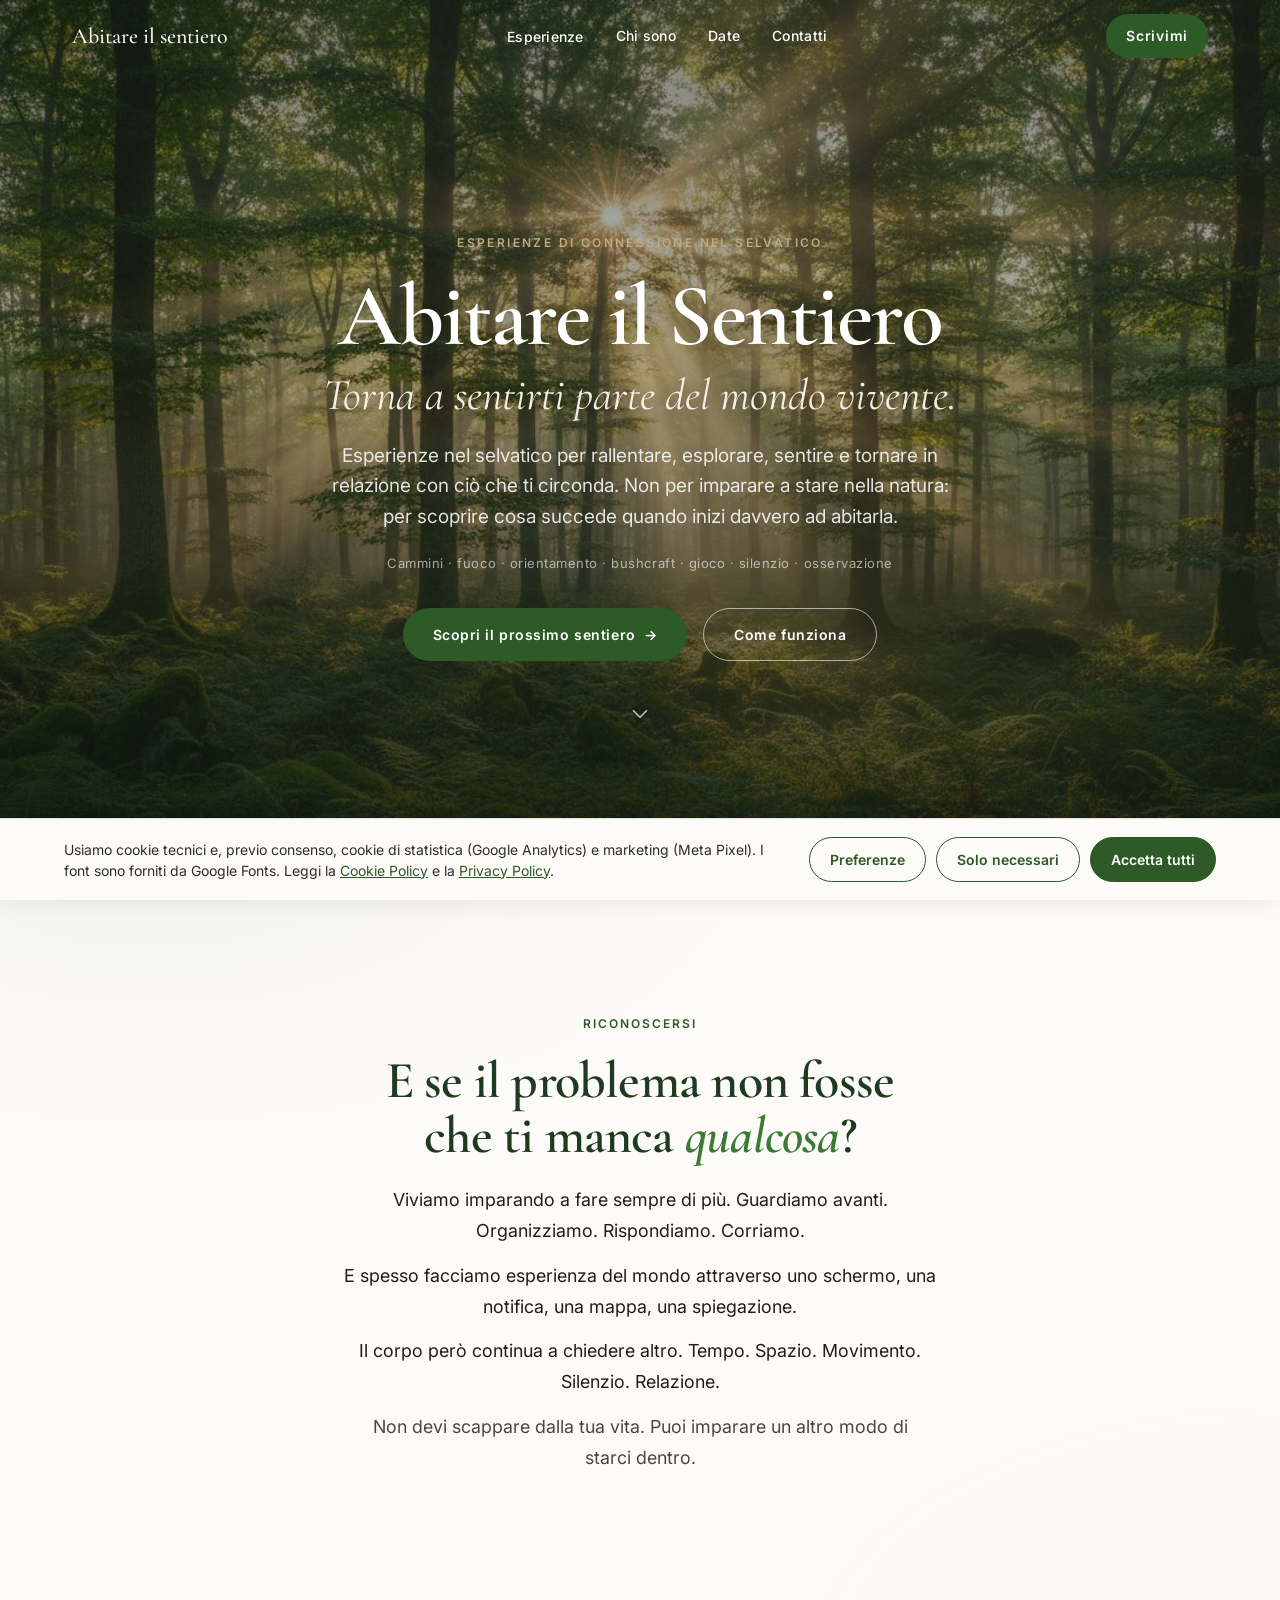
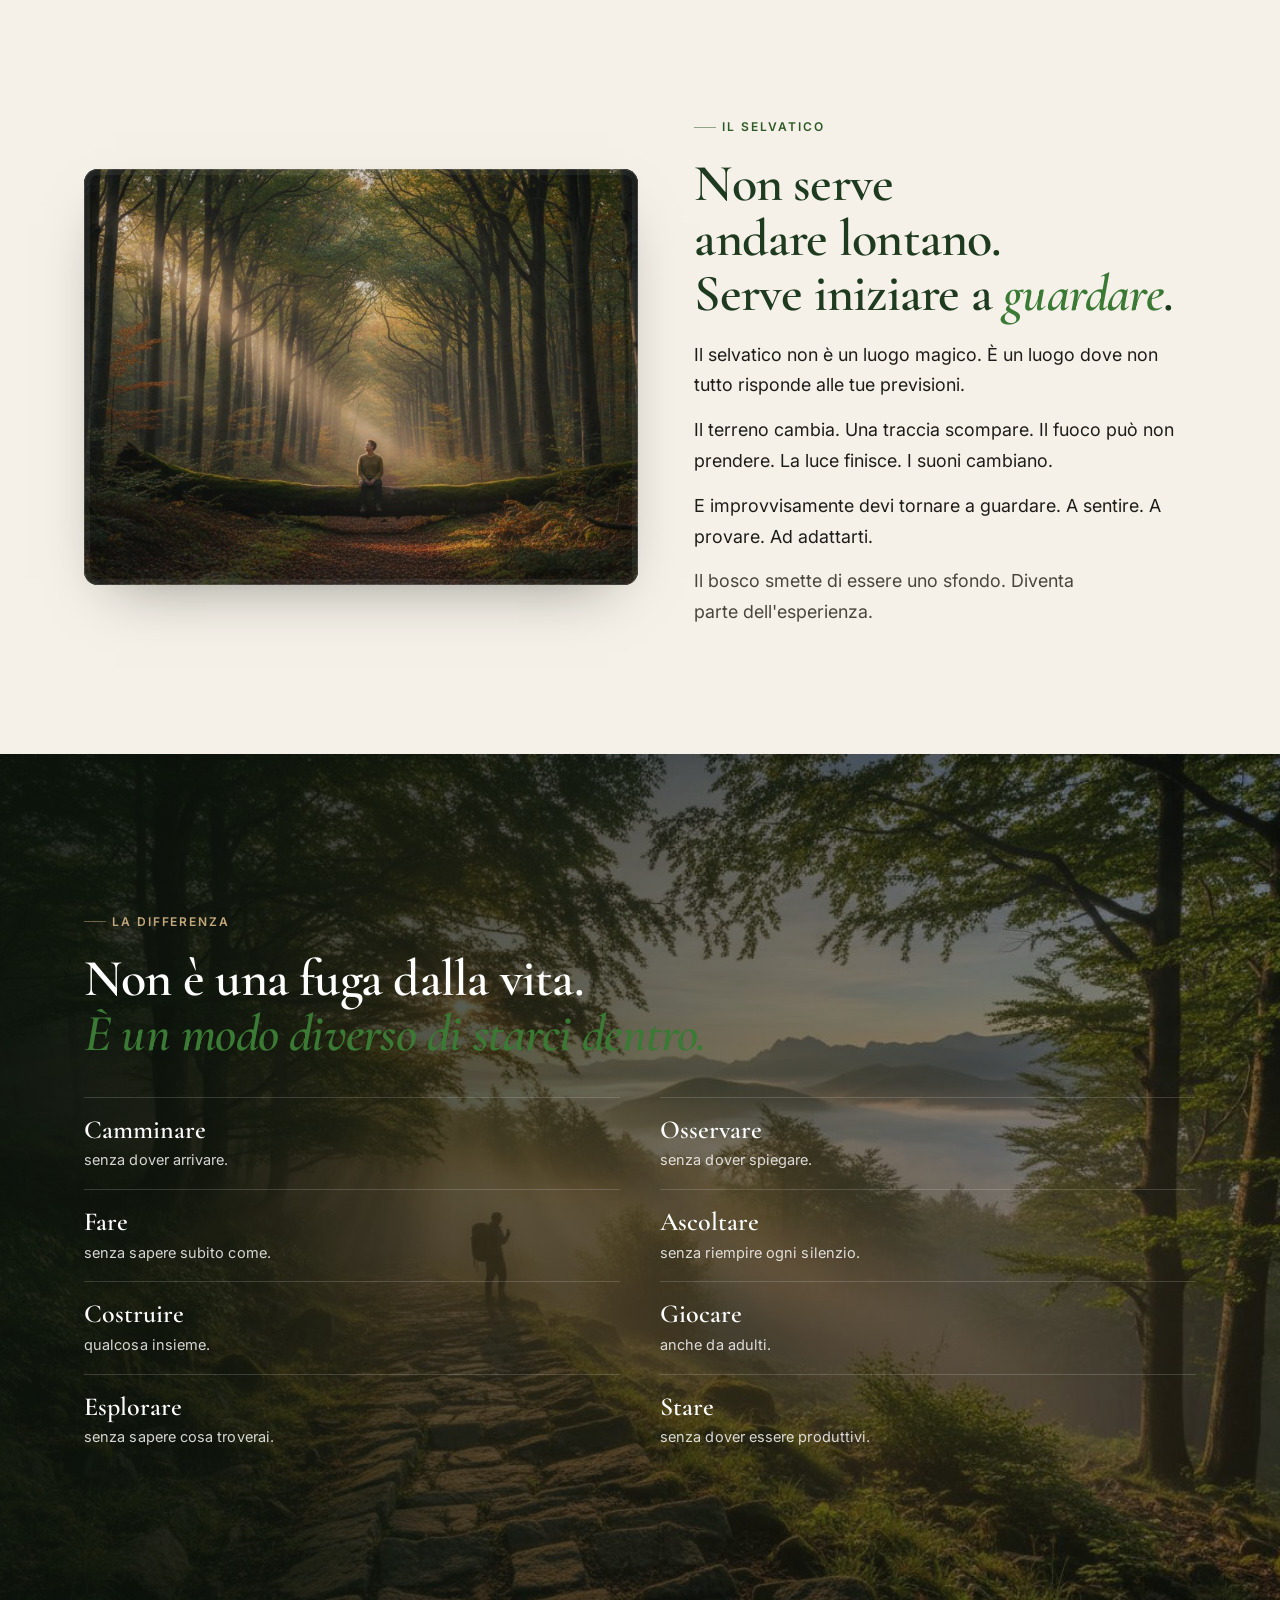
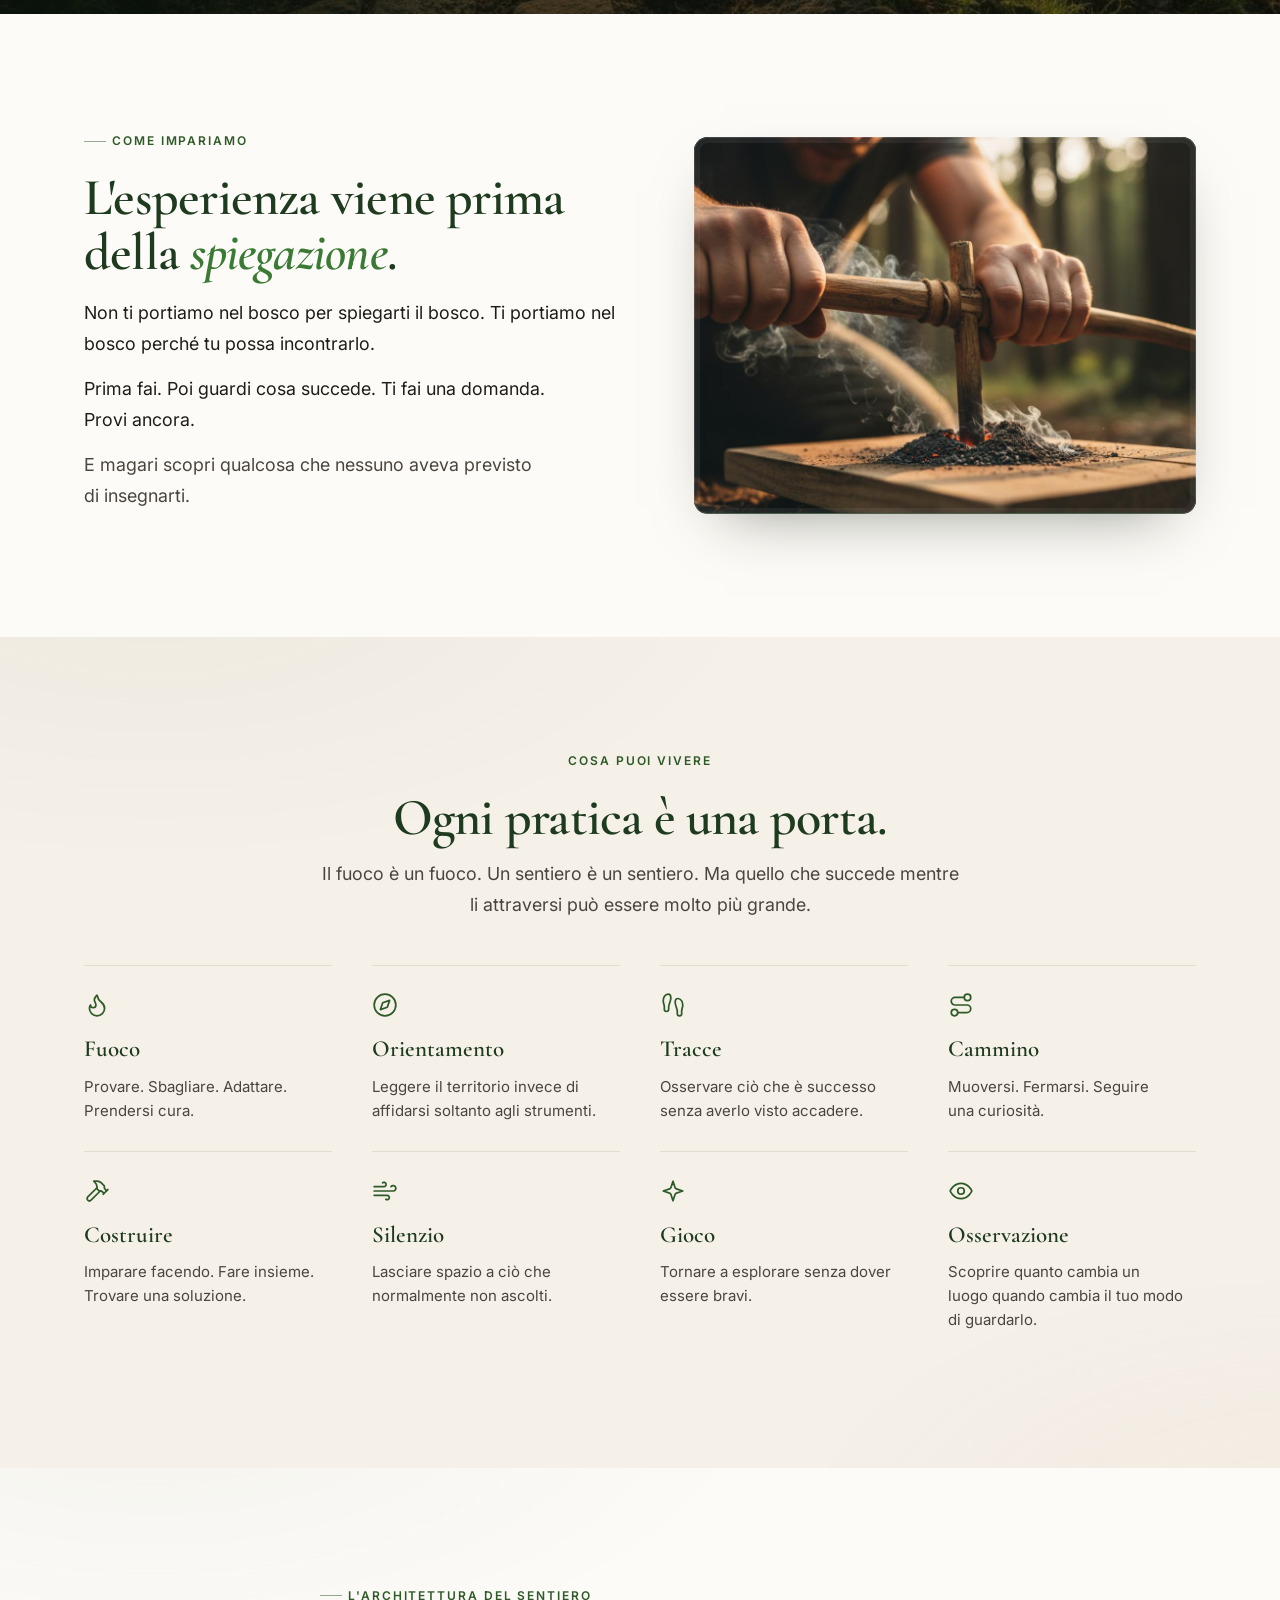
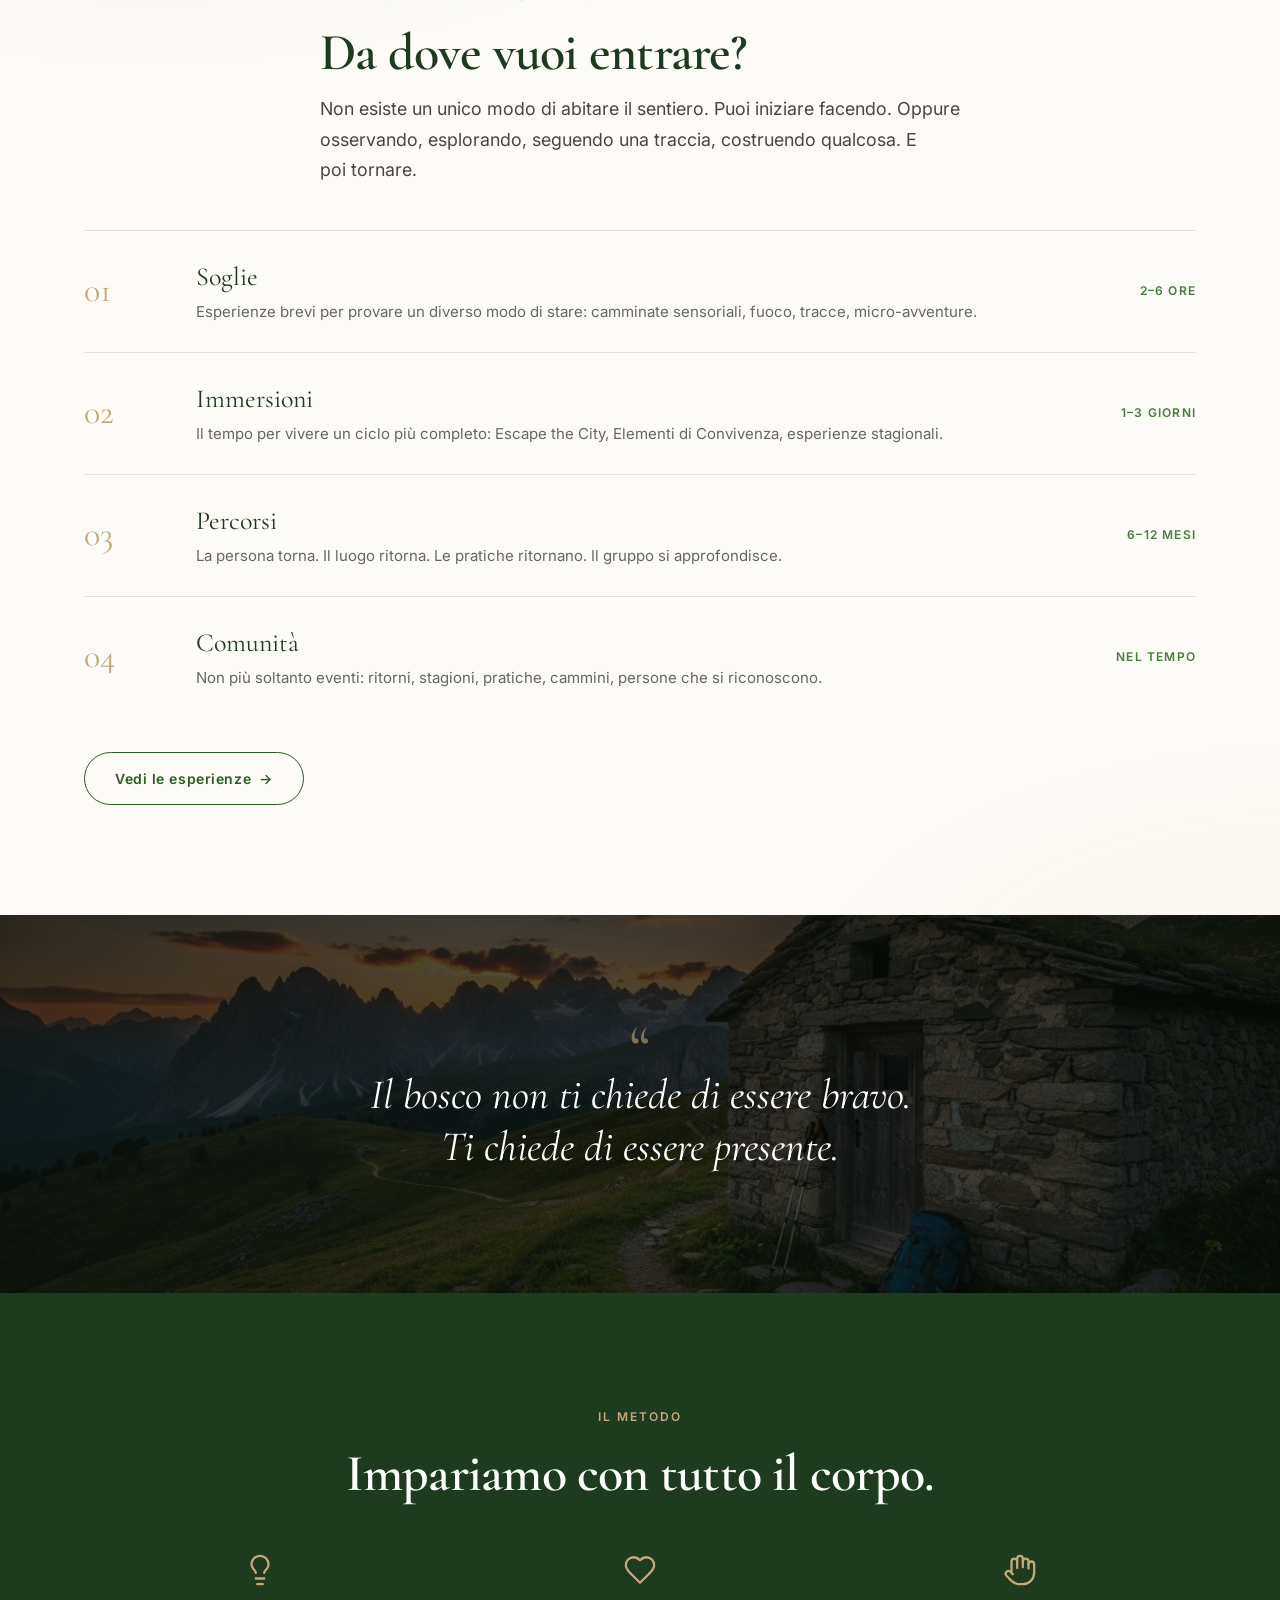
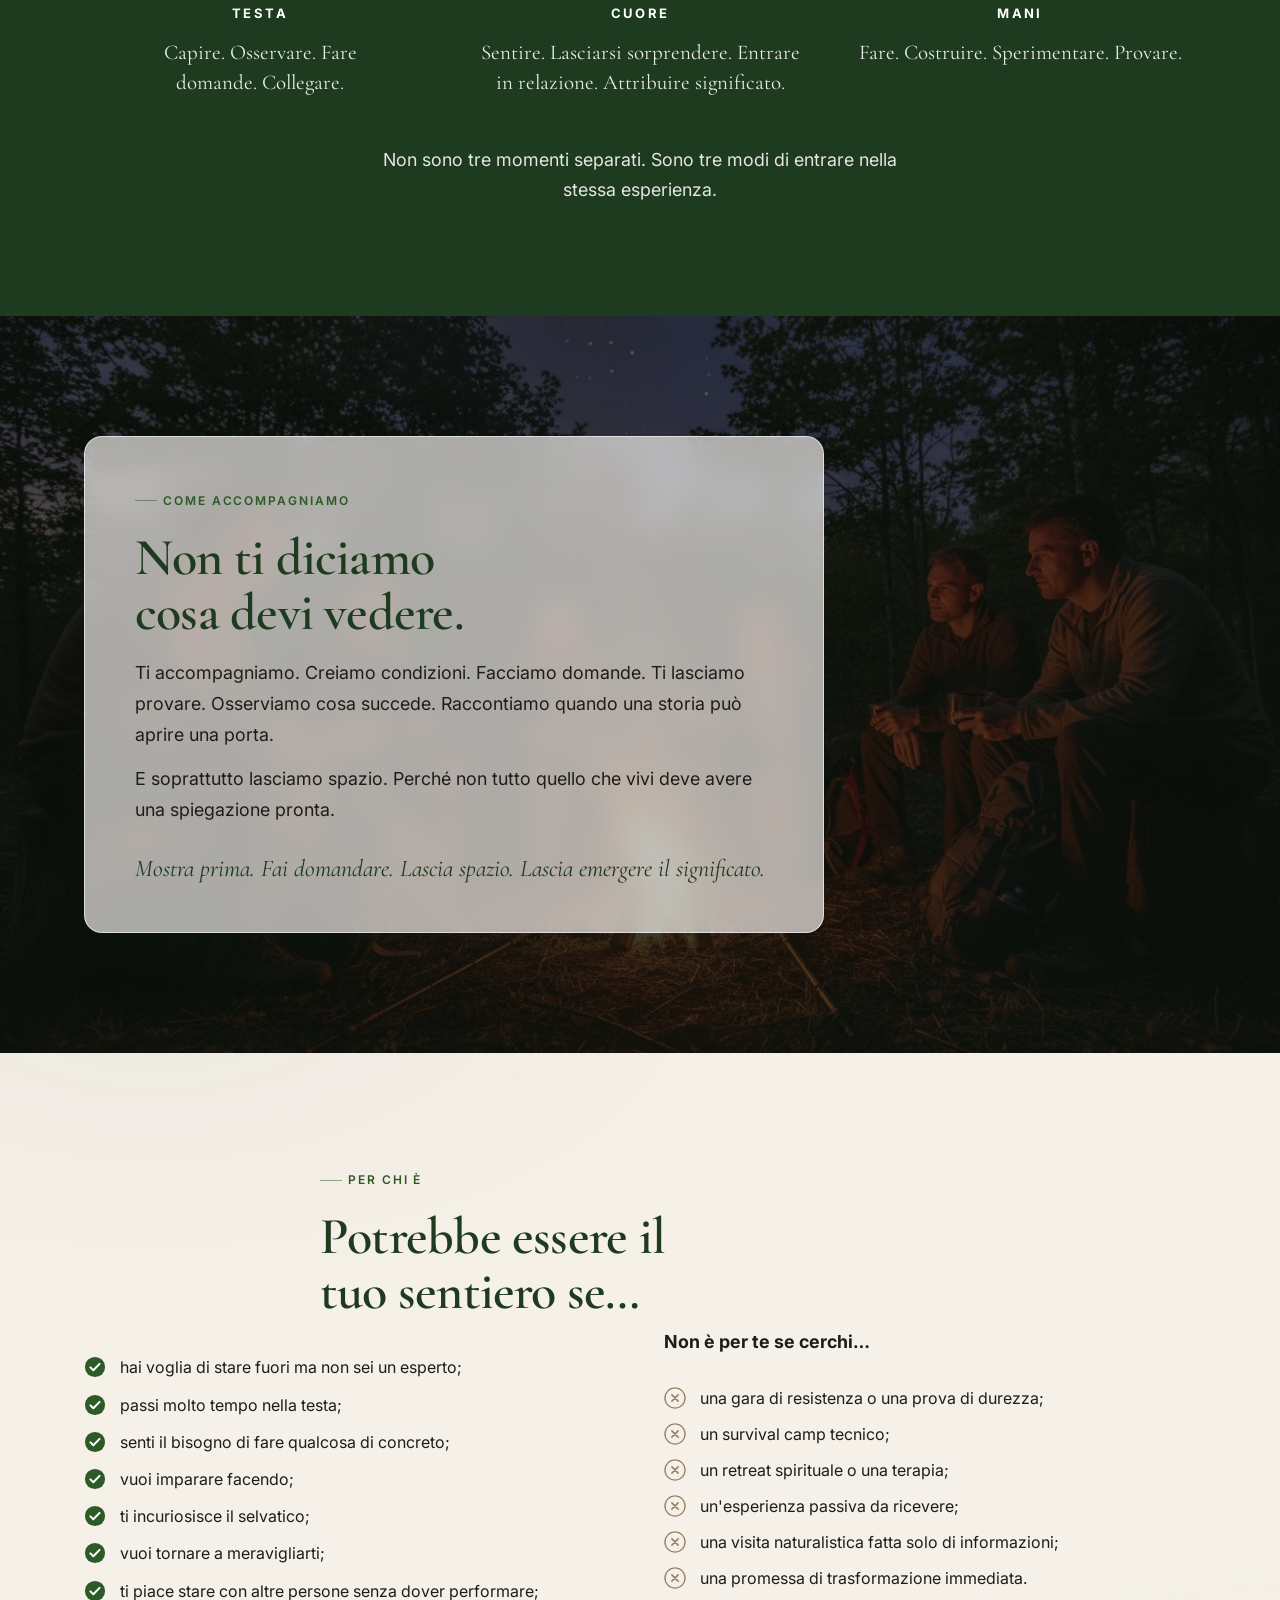
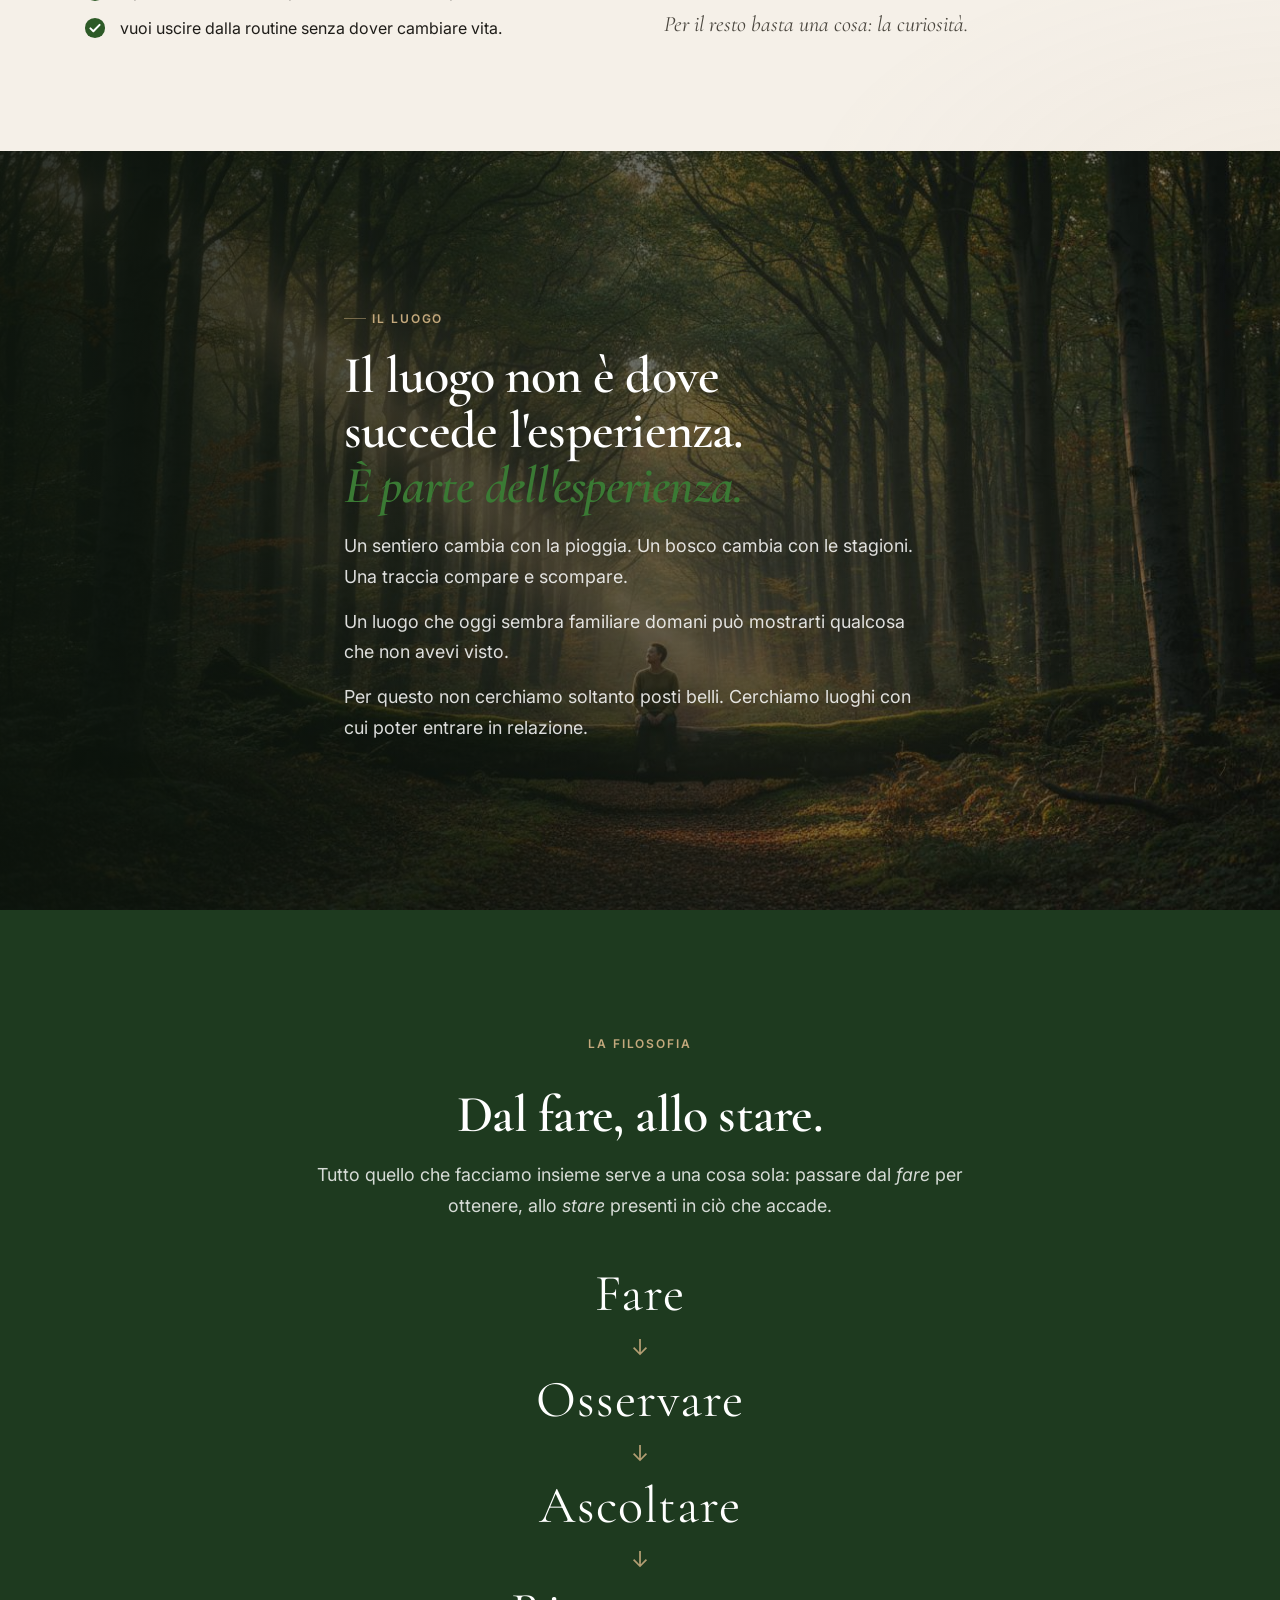
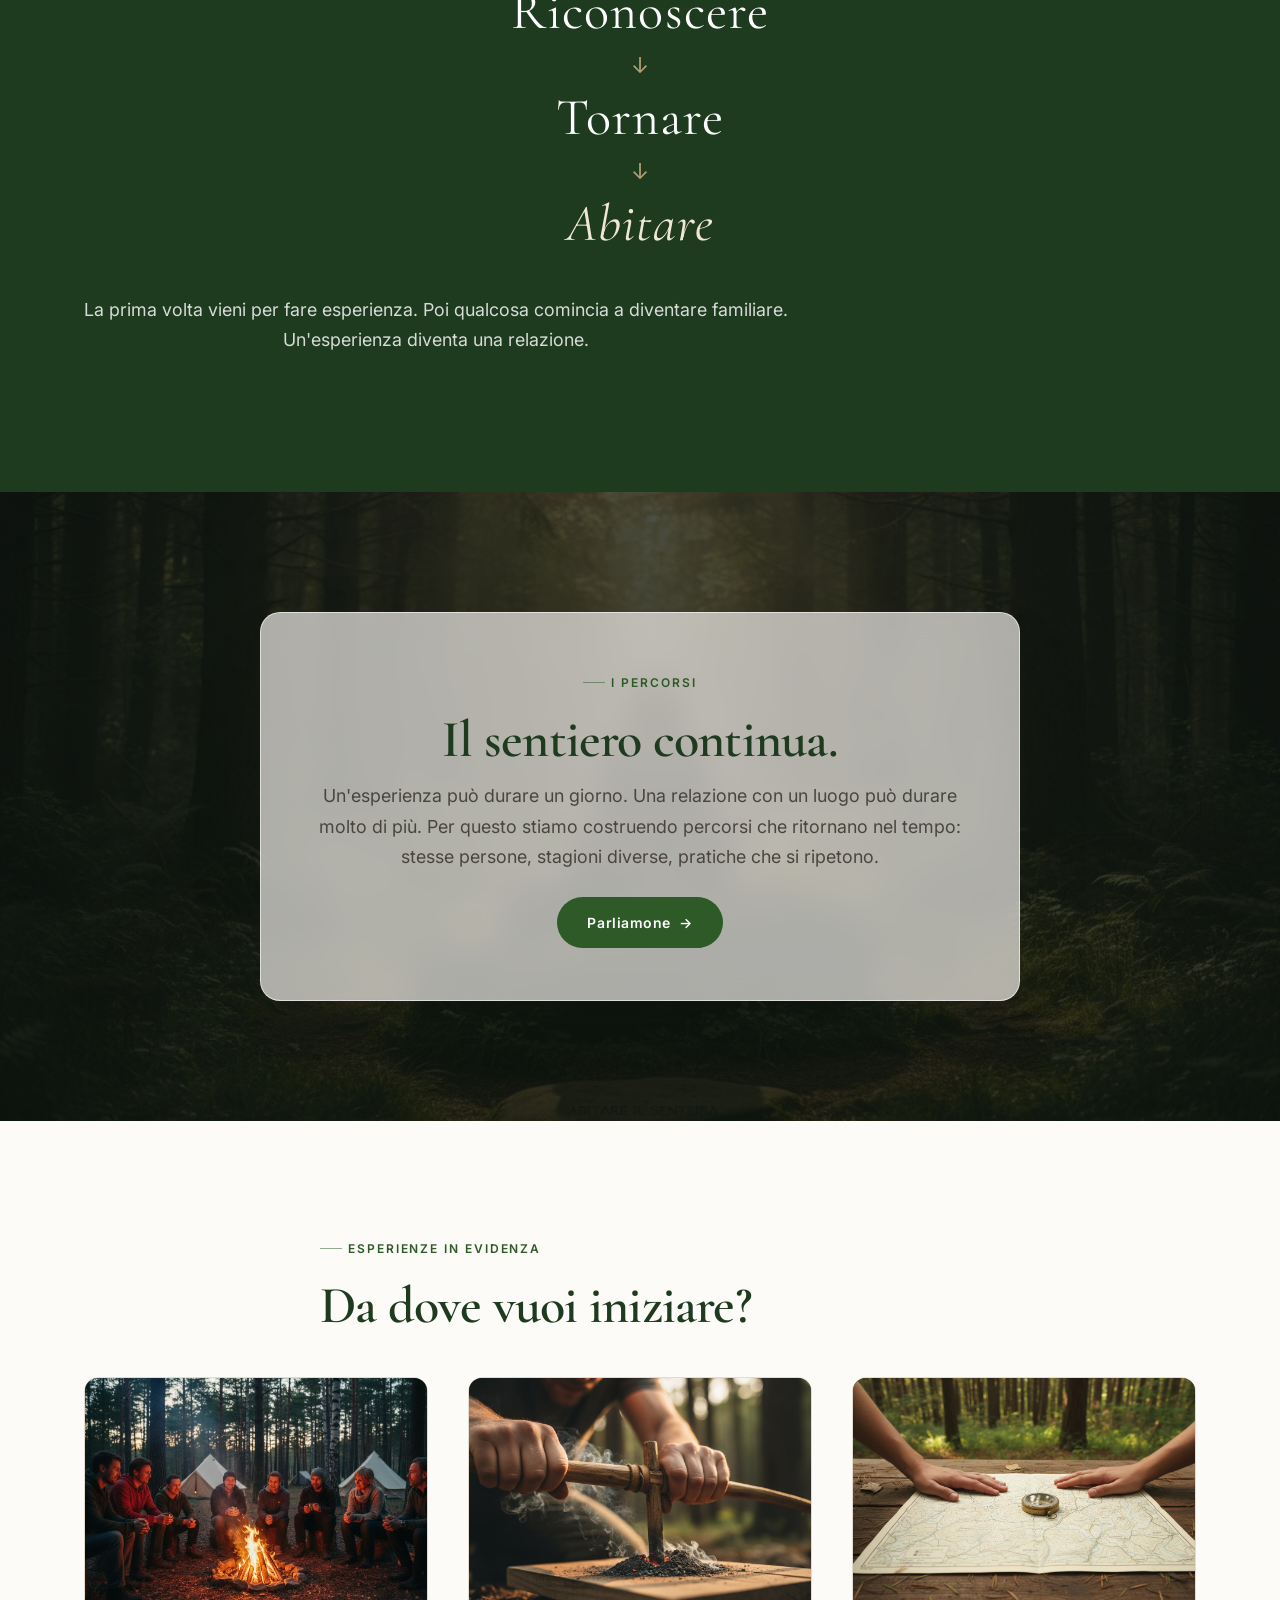
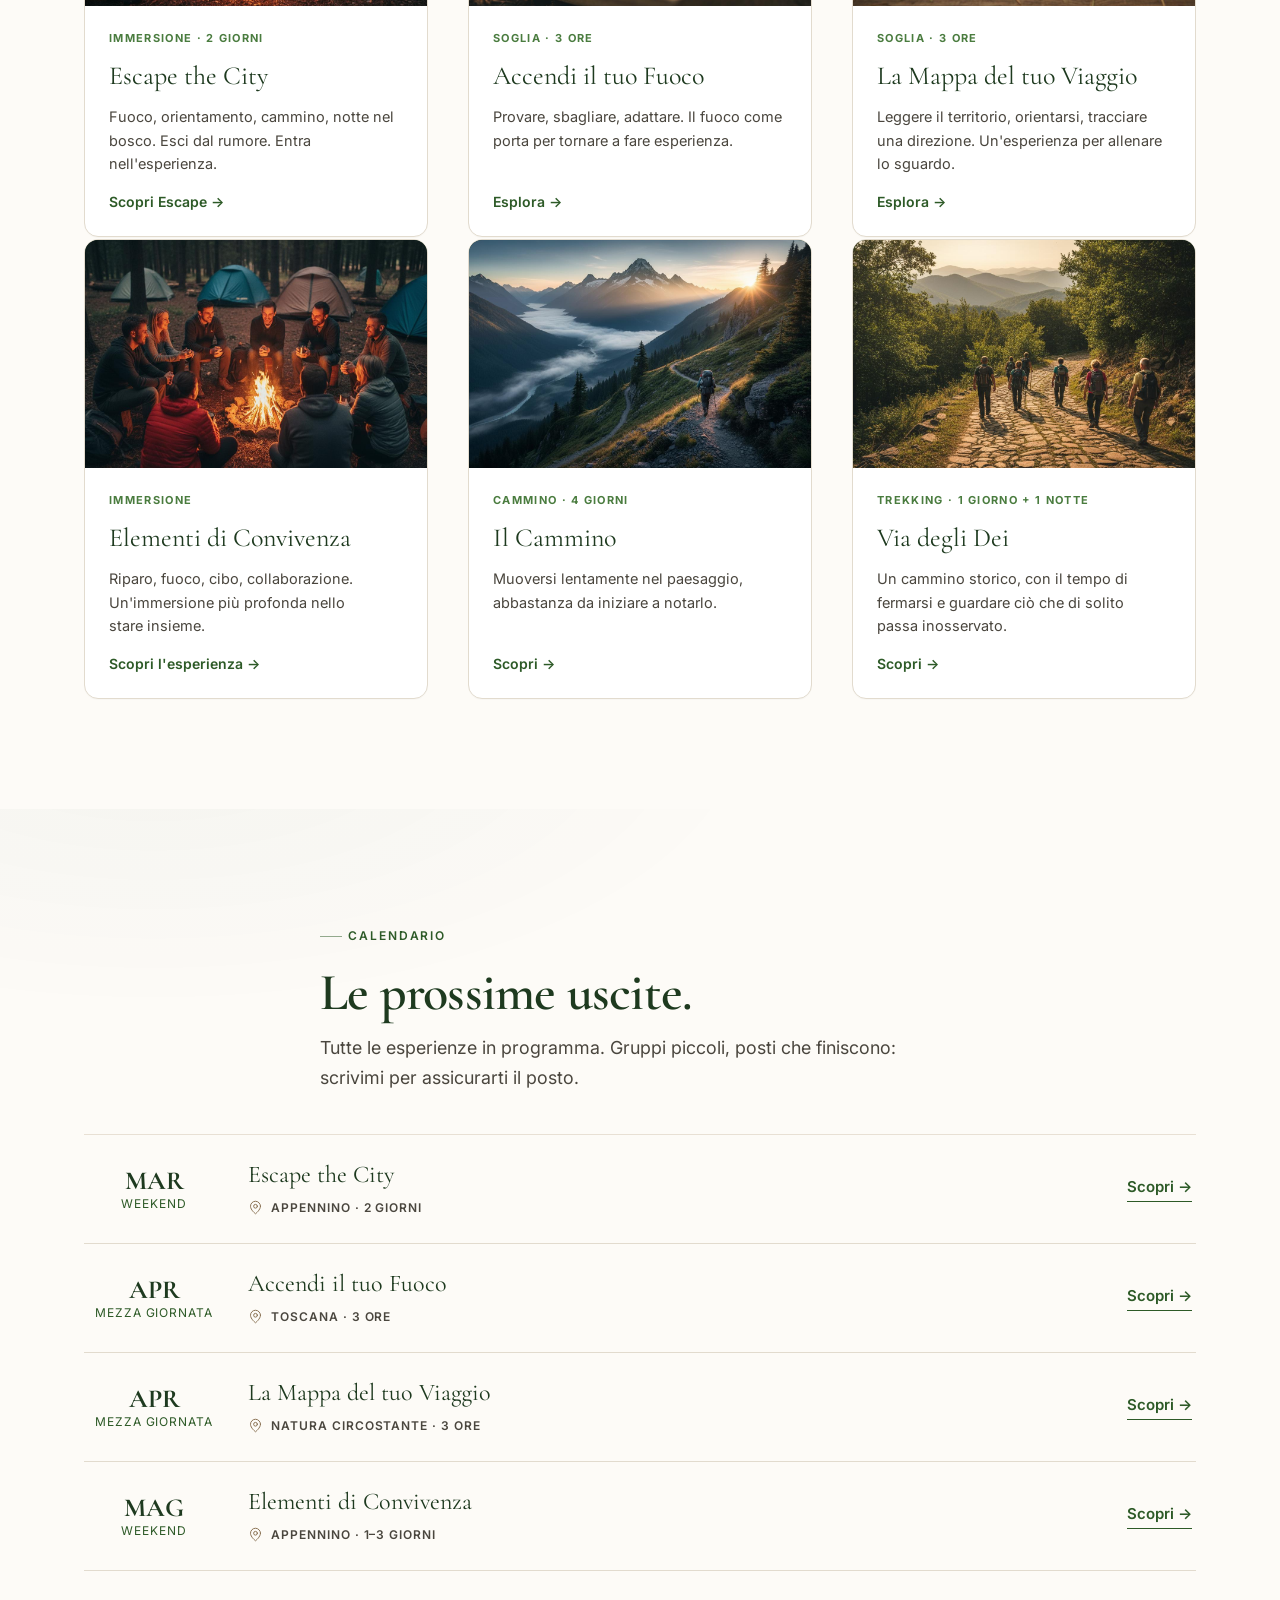
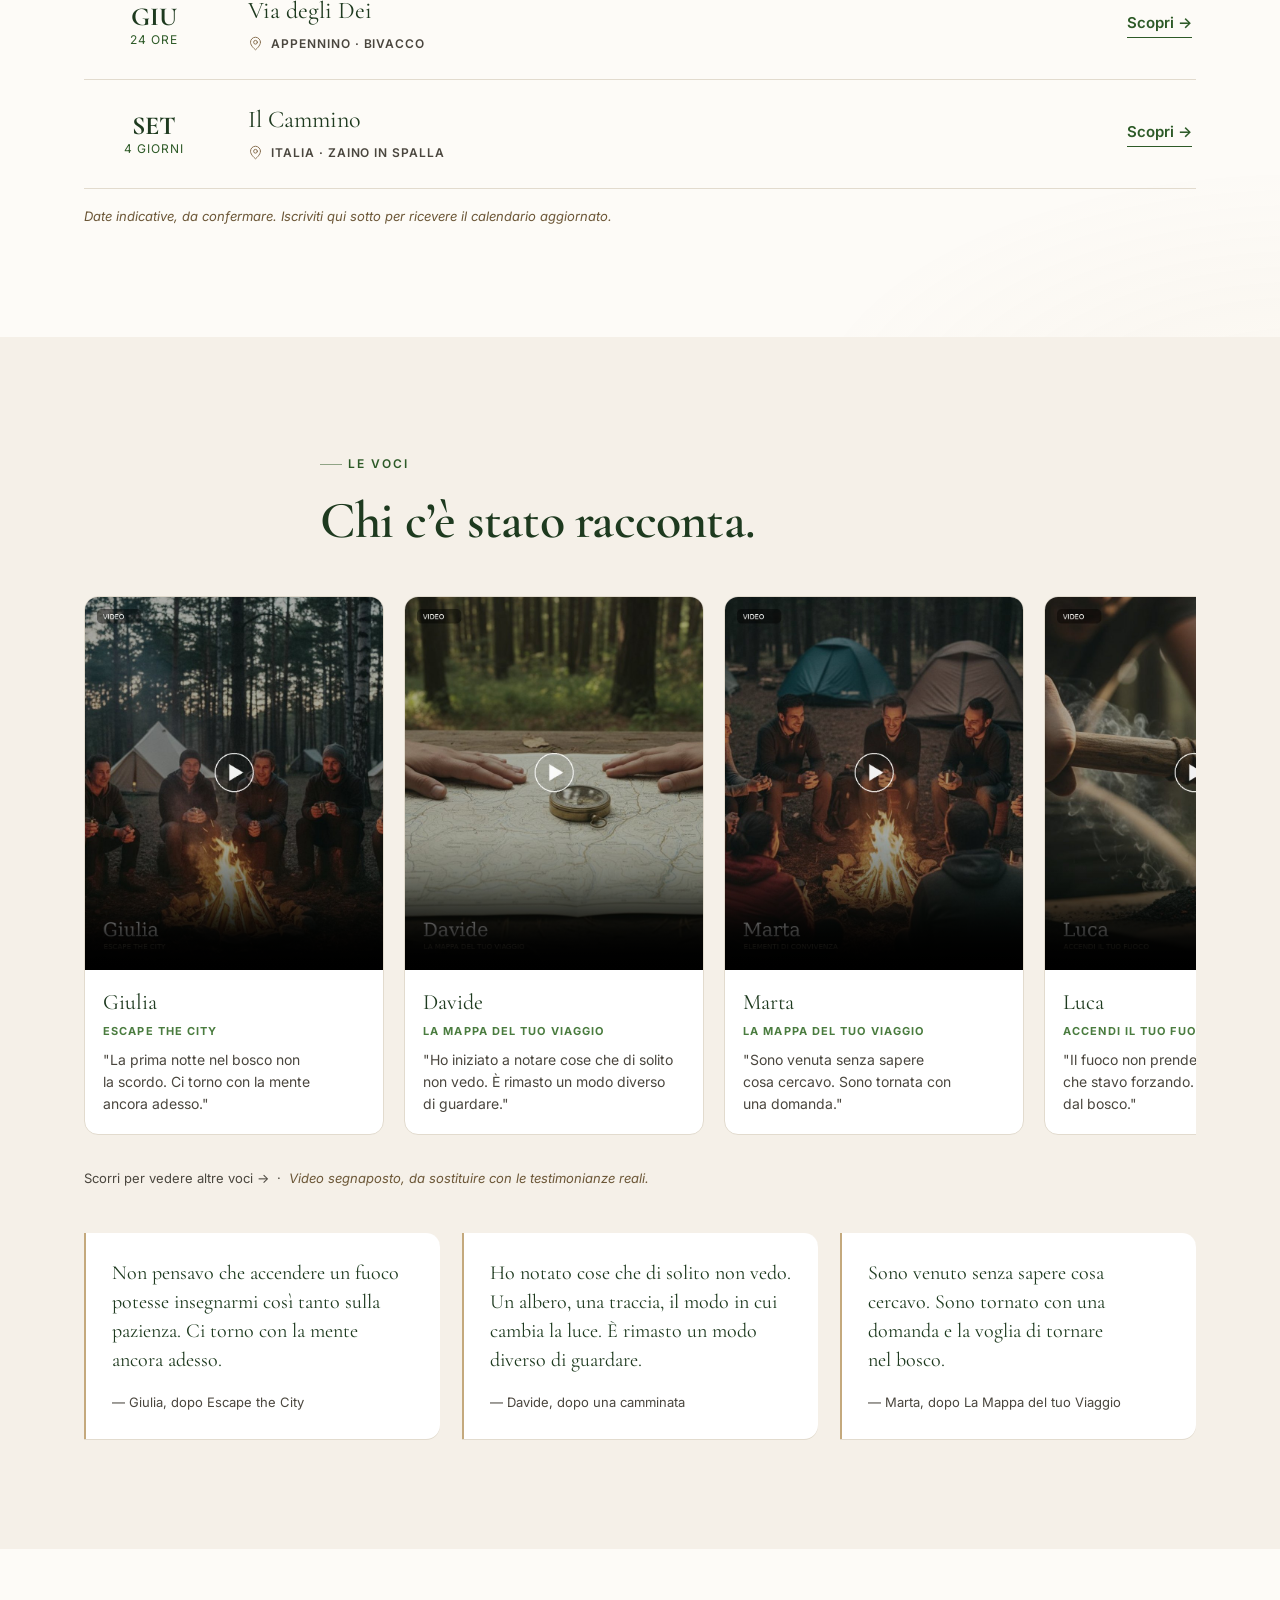
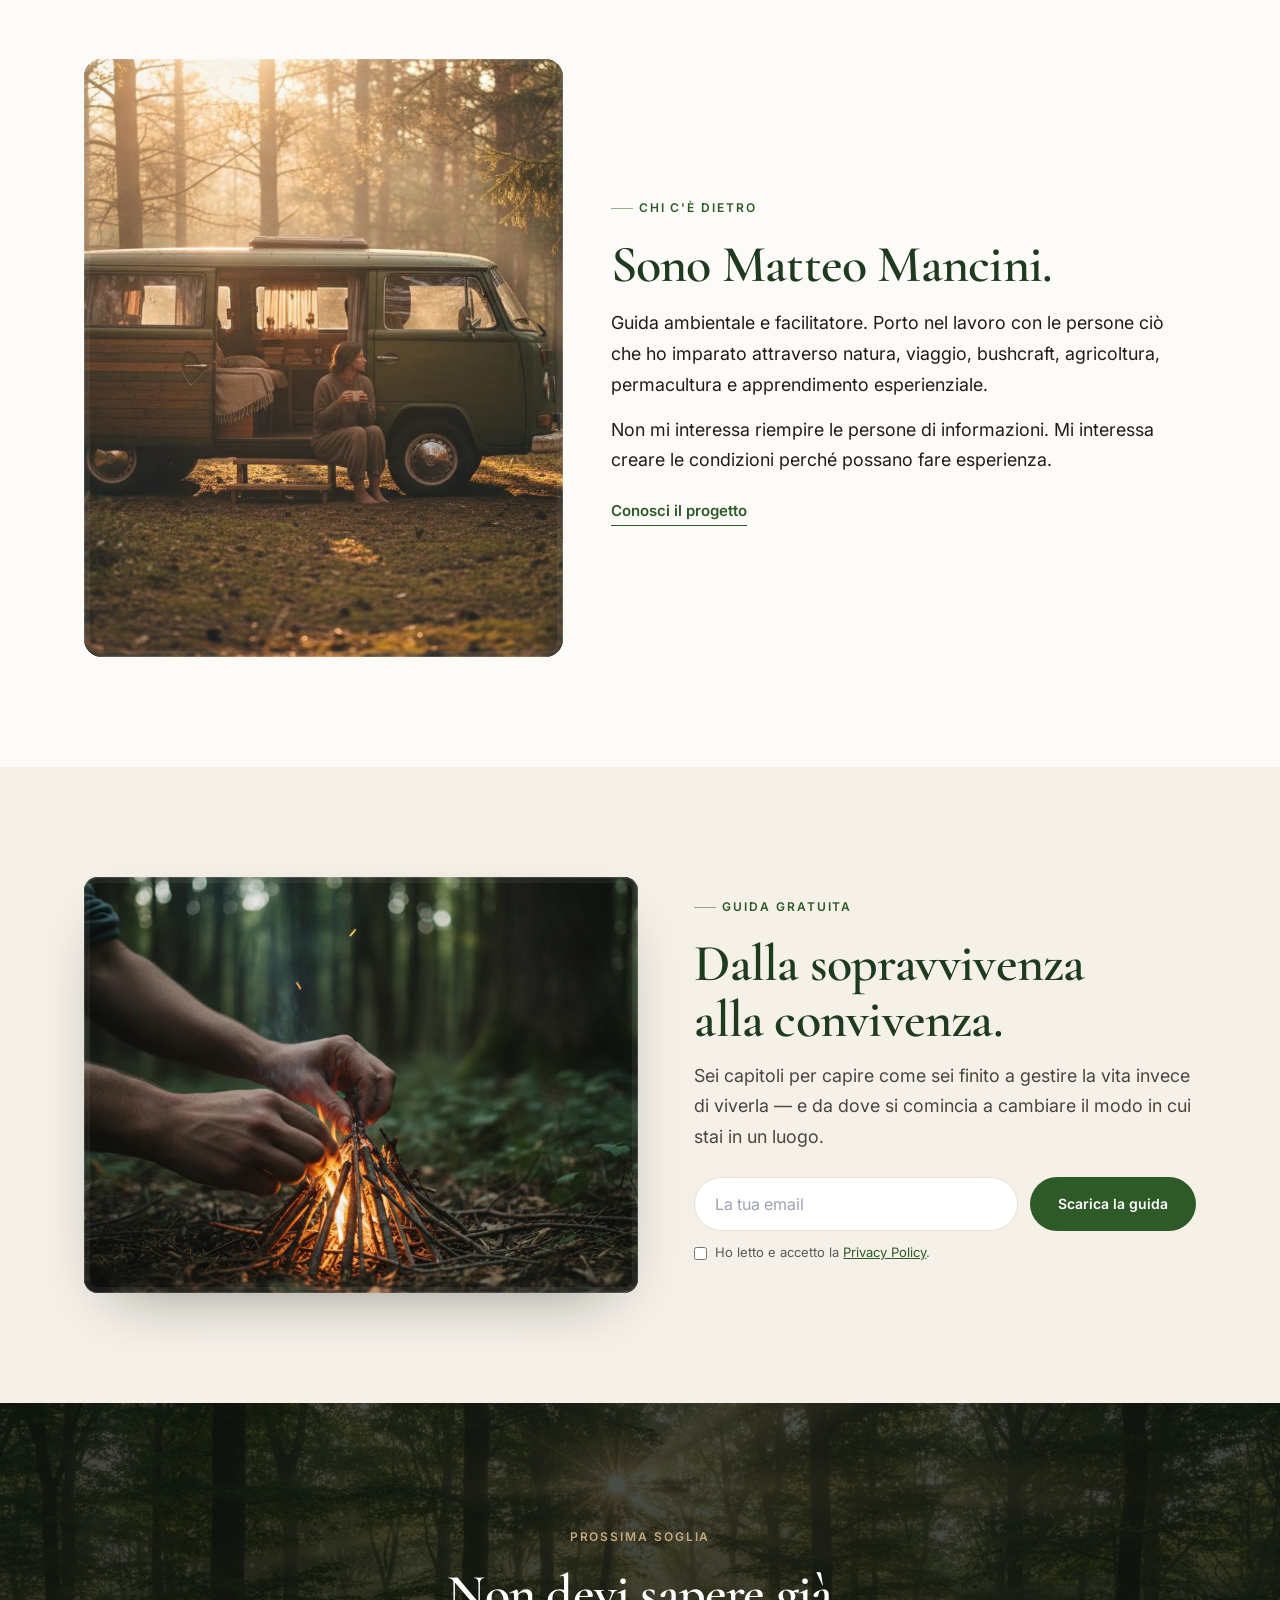
<file: index.html>
<!DOCTYPE html>
<html lang="it">
<head>
<meta charset="utf-8"/>
<meta content="width=device-width, initial-scale=1.0" name="viewport"/>
<title>Abitare il Sentiero — Esperienze nel selvatico</title>
<meta content="Esperienze nel selvatico per rallentare, esplorare, sentire e tornare in relazione con ciò che ti circonda. Non è una fuga dalla vita: è un modo diverso di starci dentro." name="description"/>
<meta content="Abitare il Sentiero" name="author"/>
<link href="favicon.ico" rel="icon"/>
<meta content="Abitare il Sentiero — Esperienze nel selvatico" property="og:title"/>
<meta content="Torna a sentirti parte del mondo vivente. Esperienze nel selvatico per rallentare, esplorare, sentire e tornare in relazione." property="og:description"/>
<meta content="website" property="og:type"/>
<meta content="images/hero-forest.jpg" property="og:image"/>
<meta content="summary_large_image" name="twitter:card"/>
<meta content="images/hero-forest.jpg" name="twitter:image"/>
<link href="https://fonts.googleapis.com" rel="preconnect"/>
<link crossorigin="" href="https://fonts.gstatic.com" rel="preconnect"/>
<link href="https://fonts.googleapis.com/css2?family=Cormorant+Garamond:ital,wght@0,400;0,500;0,600;1,400;1,500&amp;family=Inter:wght@400;500;600&amp;display=swap" rel="stylesheet"/>
<link href="styles.css" rel="stylesheet"/>
</head>
<body>
<svg class="ais-ico-sprite" aria-hidden="true" focusable="false" xmlns="http://www.w3.org/2000/svg"><defs>
<symbol id="i-fire" viewBox="0 0 24 24"><path d="M8.5 14.5A2.5 2.5 0 0 0 11 12c0-1.38-.5-2-1-3-1.07-2.14-.22-4.05 2-6 .5 2.5 2 4.9 4 6.5 2 1.6 3 3.5 3 5.5a7 7 0 1 1-14 0c0-1.15.43-2.29 1-3a2.5 2.5 0 0 0 2.5 2.5z"/></symbol>
<symbol id="i-compass" viewBox="0 0 24 24"><circle cx="12" cy="12" r="10"/><polygon points="16.24 7.76 14.12 14.12 7.76 16.24 9.88 9.88 16.24 7.76"/></symbol>
<symbol id="i-footprints" viewBox="0 0 24 24"><path d="M4 16v-2.38C4 11.5 2.97 10.5 3 8c.03-2.72 1.49-6 4.5-6C9.37 2 10 3.8 10 5.5c0 3.11-2 5.66-2 8.68V16a2 2 0 1 1-4 0Z"/><path d="M20 20v-2.38c0-2.12 1.03-3.12 1-5.62-.03-2.72-1.49-6-4.5-6C14.63 6 14 7.8 14 9.5c0 3.11 2 5.66 2 8.68V20a2 2 0 1 0 4 0Z"/></symbol>
<symbol id="i-route" viewBox="0 0 24 24"><circle cx="6" cy="19" r="3"/><path d="M9 19h8.5a3.5 3.5 0 0 0 0-7h-11a3.5 3.5 0 0 1 0-7H15"/><circle cx="18" cy="5" r="3"/></symbol>
<symbol id="i-hammer" viewBox="0 0 24 24"><path d="m15 12-8.5 8.5a2.12 2.12 0 1 1-3-3L12 9"/><path d="M17.64 15 22 10.64"/><path d="m20.9 11.7-1.25-1.25c-.6-.6-.93-1.4-.93-2.25v-.86L16 4.6a5.56 5.56 0 0 0-3.94-1.64H9l.92.82A6.18 6.18 0 0 1 12 8.4v1.56l2 2h.86c.85 0 1.65.34 2.25.93l1.25 1.25"/></symbol>
<symbol id="i-wind" viewBox="0 0 24 24"><path d="M12.8 19.6A2 2 0 1 0 14 16H2"/><path d="M17.5 8a2.5 2.5 0 1 1 2 4H2"/><path d="M9.8 4.4A2 2 0 1 1 11 8H2"/></symbol>
<symbol id="i-sparkles" viewBox="0 0 24 24"><path d="m12 3-1.9 5.8a2 2 0 0 1-1.3 1.3L3 12l5.8 1.9a2 2 0 0 1 1.3 1.3L12 21l1.9-5.8a2 2 0 0 1 1.3-1.3L21 12l-5.8-1.9a2 2 0 0 1-1.3-1.3Z"/></symbol>
<symbol id="i-eye" viewBox="0 0 24 24"><path d="M2 12s3-7 10-7 10 7 10 7-3 7-10 7-10-7-10-7Z"/><circle cx="12" cy="12" r="3"/></symbol>
<symbol id="i-idea" viewBox="0 0 24 24"><path d="M15 14c.2-1 .7-1.7 1.5-2.5 1-.9 1.5-2.2 1.5-3.5A6 6 0 0 0 6 8c0 1 .2 2.2 1.5 3.5.7.7 1.3 1.5 1.5 2.5"/><path d="M9 18h6"/><path d="M10 22h4"/></symbol>
<symbol id="i-heart" viewBox="0 0 24 24"><path d="M19 14c1.49-1.46 3-3.21 3-5.5A5.5 5.5 0 0 0 16.5 3c-1.76 0-3 .5-4.5 2-1.5-1.5-2.74-2-4.5-2A5.5 5.5 0 0 0 2 8.5c0 2.3 1.5 4.05 3 5.5l7 7Z"/></symbol>
<symbol id="i-hand" viewBox="0 0 24 24"><path d="M18 11V6a2 2 0 0 0-4 0"/><path d="M14 10V4a2 2 0 0 0-4 0v2"/><path d="M10 10.5V6a2 2 0 0 0-4 0v8"/><path d="M18 8a2 2 0 1 1 4 0v6a8 8 0 0 1-8 8h-2c-2.8 0-4.5-.86-5.99-2.34l-3.6-3.6a2 2 0 0 1 2.83-2.82L7 15"/></symbol>
<symbol id="i-pin" viewBox="0 0 24 24"><path d="M20 10c0 6-8 12-8 12s-8-6-8-12a8 8 0 0 1 16 0Z"/><circle cx="12" cy="10" r="3"/></symbol>
<symbol id="i-clock" viewBox="0 0 24 24"><circle cx="12" cy="12" r="10"/><polyline points="12 6 12 12 16 14"/></symbol>
<symbol id="i-calendar" viewBox="0 0 24 24"><rect width="18" height="18" x="3" y="4" rx="2"/><path d="M3 10h18M8 2v4M16 2v4"/></symbol>
<symbol id="i-users" viewBox="0 0 24 24"><path d="M16 21v-2a4 4 0 0 0-4-4H6a4 4 0 0 0-4 4v2"/><circle cx="9" cy="7" r="4"/><path d="M22 21v-2a4 4 0 0 0-3-3.87"/><path d="M16 3.13a4 4 0 0 1 0 7.75"/></symbol>
<symbol id="i-arrow" viewBox="0 0 24 24"><path d="M5 12h14M13 6l6 6-6 6"/></symbol>
<symbol id="i-chevron" viewBox="0 0 24 24"><path d="m6 9 6 6 6-6"/></symbol>
<symbol id="i-utensils" viewBox="0 0 24 24"><path d="M3 2v7a2 2 0 0 0 4 0V2M5 2v20"/><path d="M21 15V2a5 5 0 0 0-3 5v6a2 2 0 0 0 2 2h1Zm0 0v7"/></symbol>
<symbol id="i-moon" viewBox="0 0 24 24"><path d="M12 3a6 6 0 0 0 9 9 9 9 0 1 1-9-9Z"/></symbol>
<symbol id="i-leaf" viewBox="0 0 24 24"><path d="M11 20A7 7 0 0 1 9.8 6.1C15.5 5 17 4.48 19 2c1 2 2 4.18 2 8 0 5.5-4.78 10-10 10Z"/><path d="M2 21c0-3 1.85-5.36 5.08-6"/></symbol>
<symbol id="i-message" viewBox="0 0 24 24"><path d="M7.9 20A9 9 0 1 0 4 16.1L2 22Z"/></symbol>
<symbol id="i-tent" viewBox="0 0 24 24"><path d="M3.5 21 14 3M20.5 21 10 3M15.5 21 12 15l-3.5 6M2 21h20"/></symbol>
</defs></svg>
<!-- header condiviso (fonte: partials/header.html) -->
<header class="site-header fixed top-0 left-0 right-0 z-50 h-[72px]" id="site-header">
<div class="content-max-width h-full flex items-center justify-between">
<a class="nav-logo font-display text-[22px] font-medium text-white" href="index.html">Abitare il sentiero</a>
<nav class="hidden lg:flex items-center gap-8">
<div class="nav-dropdown">
<button aria-expanded="false" aria-haspopup="true" class="nav-link font-body text-sm font-medium tracking-wider text-white" id="exp-toggle">Esperienze</button>
<div class="nav-dropdown-menu" id="exp-menu">
<a href="escape-the-city.html">Escape the City</a>
<a href="accendi-il-tuo-fuoco.html">Accendi il tuo Fuoco</a>
<a href="la-mappa-del-tuo-viaggio.html">La Mappa del tuo Viaggio</a>
<a href="via-degli-dei.html">Via degli Dei</a>
<a href="cammino.html">Il Cammino</a>
<a href="elementi-di-convivenza.html">Elementi di Convivenza</a>
</div>
</div>
<a class="nav-link font-body text-sm font-medium tracking-wider text-white" href="chi-sono.html">Chi sono</a>
<a class="nav-link font-body text-sm font-medium tracking-wider text-white" href="index.html#date">Date</a>
<a class="nav-link font-body text-sm font-medium tracking-wider text-white" href="#contatti">Contatti</a>
</nav>
<a class="nav-cta hidden lg:inline-flex items-center gap-2 rounded-full px-5 py-3 font-body text-sm font-semibold tracking-wider bg-forest text-white hover:bg-forest-light transition-all duration-300" href="https://wa.me/+393667187733" rel="noopener noreferrer" target="_blank">Scrivimi</a>
<button aria-label="Menu" class="nav-burger lg:hidden p-2 text-white" id="nav-burger" type="button">
<svg fill="none" height="24" stroke="currentColor" stroke-linecap="round" stroke-width="2" viewbox="0 0 24 24" width="24"><path d="M4 5h16"></path><path d="M4 12h16"></path><path d="M4 19h16"></path></svg>
</button>
</div>
<div class="mobile-menu" id="mobile-menu">
<a href="index.html">Home</a>
<a href="escape-the-city.html">Escape the City</a>
<a href="accendi-il-tuo-fuoco.html">Accendi il tuo Fuoco</a>
<a href="la-mappa-del-tuo-viaggio.html">La Mappa del tuo Viaggio</a>
<a href="via-degli-dei.html">Via degli Dei</a>
<a href="cammino.html">Il Cammino</a>
<a href="elementi-di-convivenza.html">Elementi di Convivenza</a>
<a href="chi-sono.html">Chi sono</a>
<a href="index.html#date">Date</a>
<a href="#contatti">Contatti</a>
<a class="mobile-cta" href="https://wa.me/+393667187733" rel="noopener noreferrer" target="_blank">Scrivimi su WhatsApp</a>
</div>
</header>
<main>

  <!-- 01 — HERO -->
  <section class="ais-hero">
    <div class="ais-hero__bg">
      <video autoplay="" loop="" muted="" playsinline="" poster="images/hero-forest.jpg" src="videos/hero.mp4"></video>
    </div>
    <div class="ais-hero__scrim"></div>
    <div class="ais-hero__inner">
      <span class="ais-eyebrow ais-hero__eyebrow">Esperienze di connessione nel selvatico</span>
      <h1 class="ais-hero__title">Abitare il Sentiero</h1>
      <p class="ais-hero__sub">Torna a sentirti parte del mondo vivente.</p>
      <p class="ais-hero__lead">Esperienze nel selvatico per rallentare, esplorare, sentire e tornare in relazione con ciò che ti circonda. Non per imparare a stare nella natura: per scoprire cosa succede quando inizi davvero ad abitarla.</p>
      <p class="ais-microrow">Cammini · fuoco · orientamento · bushcraft · gioco · silenzio · osservazione</p>
      <div class="ais-cta-row">
        <a class="ais-btn-dark ais-arrow" href="#esperienze">Scopri il prossimo sentiero</a>
        <a class="ais-btn-ghost" href="#metodo" style="color:#fff;border-color:rgba(255,255,255,.6)">Come funziona</a>
      </div>
      <div class="ais-scrollcue" aria-hidden="true"><svg class="ais-ico"><use href="#i-chevron"></use></svg></div>
    </div>
  </section>

  <!-- 02 — IL PROBLEMA -->
  <section class="ais-sec ais-sec--cream ais-sec--tint">
    <div class="ais-wrap ais-narrow ais-center">
      <span class="ais-eyebrow">Riconoscersi</span>
      <h2 class="ais-display">E se il problema non fosse<br/>che ti manca <span class="it">qualcosa</span>?</h2>
      <div class="ais-stack ais-lead" style="margin-top:22px">
        <p>Viviamo imparando a fare sempre di più. Guardiamo avanti. Organizziamo. Rispondiamo. Corriamo.</p>
        <p>E spesso facciamo esperienza del mondo attraverso uno schermo, una notifica, una mappa, una spiegazione.</p>
        <p>Il corpo però continua a chiedere altro. Tempo. Spazio. Movimento. Silenzio. Relazione.</p>
        <p class="ais-muted">Non devi scappare dalla tua vita. Puoi imparare un altro modo di starci dentro.</p>
      </div>
    </div>
  </section>

  <!-- 03 — IL SELVATICO -->
  <section class="ais-sec ais-sec--sand">
    <div class="ais-wrap">
      <div class="ais-show">
        <div class="ais-show__media"><img alt="Dettagli del bosco: corteccia, foglie, terra" src="images/full-natura.jpg"/></div>
        <div>
          <span class="ais-eyebrow">Il selvatico</span>
          <h2 class="ais-display">Non serve andare lontano.<br/>Serve iniziare a <span class="it">guardare</span>.</h2>
          <div class="ais-stack ais-lead" style="margin-top:18px">
            <p>Il selvatico non è un luogo magico. È un luogo dove non tutto risponde alle tue previsioni.</p>
            <p>Il terreno cambia. Una traccia scompare. Il fuoco può non prendere. La luce finisce. I suoni cambiano.</p>
            <p>E improvvisamente devi tornare a guardare. A sentire. A provare. Ad adattarti.</p>
            <p class="ais-muted">Il bosco smette di essere uno sfondo. Diventa parte dell'esperienza.</p>
          </div>
        </div>
      </div>
    </div>
  </section>

  <!-- 04 — NON È UNA FUGA -->
  <section class="ais-full">
    <div class="ais-full__bg"><img alt="Persona in cammino nel bosco" src="images/full-avventura.jpg"/></div>
    <div class="ais-full__scrim"></div>
    <div class="ais-wrap">
      <span class="ais-eyebrow" style="color:var(--ais-earth)">La differenza</span>
      <h2 class="ais-display">Non è una fuga dalla vita.<br/><span class="it">È un modo diverso di starci dentro.</span></h2>
      <ul class="ais-contrast">
        <li><b>Camminare</b><span>senza dover arrivare.</span></li>
        <li><b>Osservare</b><span>senza dover spiegare.</span></li>
        <li><b>Fare</b><span>senza sapere subito come.</span></li>
        <li><b>Ascoltare</b><span>senza riempire ogni silenzio.</span></li>
        <li><b>Costruire</b><span>qualcosa insieme.</span></li>
        <li><b>Giocare</b><span>anche da adulti.</span></li>
        <li><b>Esplorare</b><span>senza sapere cosa troverai.</span></li>
        <li><b>Stare</b><span>senza dover essere produttivi.</span></li>
      </ul>
    </div>
  </section>

  <!-- 05 — PRIMA FAI, POI CAPISCI -->
  <section class="ais-sec ais-sec--cream">
    <div class="ais-wrap">
      <div class="ais-show">
        <div>
          <span class="ais-eyebrow">Come impariamo</span>
          <h2 class="ais-display">L'esperienza viene prima<br/>della <span class="it">spiegazione</span>.</h2>
          <div class="ais-stack ais-lead" style="margin-top:18px">
            <p>Non ti portiamo nel bosco per spiegarti il bosco. Ti portiamo nel bosco perché tu possa incontrarlo.</p>
            <p>Prima fai. Poi guardi cosa succede. Ti fai una domanda. Provi ancora.</p>
            <p class="ais-muted">E magari scopri qualcosa che nessuno aveva previsto di insegnarti.</p>
          </div>
        </div>
        <div class="ais-show__media"><video autoplay="" loop="" muted="" playsinline="" poster="images/accendi-fuoco.jpg" src="videos/accendi-fuoco.mp4"></video></div>
      </div>
    </div>
  </section>

  <!-- 06 — OGNI PRATICA È UNA PORTA -->
  <section class="ais-sec ais-sec--sand ais-sec--tint">
    <div class="ais-wrap">
      <div class="ais-narrow ais-center">
        <span class="ais-eyebrow">Cosa puoi vivere</span>
        <h2 class="ais-display">Ogni pratica è una porta.</h2>
        <p class="ais-lead ais-muted" style="margin-top:14px">Il fuoco è un fuoco. Un sentiero è un sentiero. Ma quello che succede mentre li attraversi può essere molto più grande.</p>
      </div>
      <div class="ais-grid ais-grid--4">
        <div class="ais-practice"><svg class="ais-ico ais-practice__ico"><use href="#i-fire"></use></svg><h3>Fuoco</h3><p>Provare. Sbagliare. Adattare. Prendersi cura.</p></div>
        <div class="ais-practice"><svg class="ais-ico ais-practice__ico"><use href="#i-compass"></use></svg><h3>Orientamento</h3><p>Leggere il territorio invece di affidarsi soltanto agli strumenti.</p></div>
        <div class="ais-practice"><svg class="ais-ico ais-practice__ico"><use href="#i-footprints"></use></svg><h3>Tracce</h3><p>Osservare ciò che è successo senza averlo visto accadere.</p></div>
        <div class="ais-practice"><svg class="ais-ico ais-practice__ico"><use href="#i-route"></use></svg><h3>Cammino</h3><p>Muoversi. Fermarsi. Seguire una curiosità.</p></div>
        <div class="ais-practice"><svg class="ais-ico ais-practice__ico"><use href="#i-hammer"></use></svg><h3>Costruire</h3><p>Imparare facendo. Fare insieme. Trovare una soluzione.</p></div>
        <div class="ais-practice"><svg class="ais-ico ais-practice__ico"><use href="#i-wind"></use></svg><h3>Silenzio</h3><p>Lasciare spazio a ciò che normalmente non ascolti.</p></div>
        <div class="ais-practice"><svg class="ais-ico ais-practice__ico"><use href="#i-sparkles"></use></svg><h3>Gioco</h3><p>Tornare a esplorare senza dover essere bravi.</p></div>
        <div class="ais-practice"><svg class="ais-ico ais-practice__ico"><use href="#i-eye"></use></svg><h3>Osservazione</h3><p>Scoprire quanto cambia un luogo quando cambia il tuo modo di guardarlo.</p></div>
      </div>
    </div>
  </section>

  <!-- 07 — DA DOVE VUOI ENTRARE -->
  <section class="ais-sec ais-sec--cream ais-sec--tint">
    <div class="ais-wrap">
      <div class="ais-narrow">
        <span class="ais-eyebrow">L'architettura del sentiero</span>
        <h2 class="ais-display">Da dove vuoi entrare?</h2>
        <p class="ais-lead ais-muted" style="margin-top:14px">Non esiste un unico modo di abitare il sentiero. Puoi iniziare facendo. Oppure osservando, esplorando, seguendo una traccia, costruendo qualcosa. E poi tornare.</p>
      </div>
      <div class="ais-steps">
        <div class="ais-step"><div class="ais-step__n">01</div><div><h3 class="ais-step__t">Soglie</h3><p class="ais-step__d">Esperienze brevi per provare un diverso modo di stare: camminate sensoriali, fuoco, tracce, micro-avventure.</p></div><div class="ais-step__meta">2–6 ore</div></div>
        <div class="ais-step"><div class="ais-step__n">02</div><div><h3 class="ais-step__t">Immersioni</h3><p class="ais-step__d">Il tempo per vivere un ciclo più completo: Escape the City, Elementi di Convivenza, esperienze stagionali.</p></div><div class="ais-step__meta">1–3 giorni</div></div>
        <div class="ais-step"><div class="ais-step__n">03</div><div><h3 class="ais-step__t">Percorsi</h3><p class="ais-step__d">La persona torna. Il luogo ritorna. Le pratiche ritornano. Il gruppo si approfondisce.</p></div><div class="ais-step__meta">6–12 mesi</div></div>
        <div class="ais-step"><div class="ais-step__n">04</div><div><h3 class="ais-step__t">Comunità</h3><p class="ais-step__d">Non più soltanto eventi: ritorni, stagioni, pratiche, cammini, persone che si riconoscono.</p></div><div class="ais-step__meta">Nel tempo</div></div>
      </div>
      <div class="ais-cta-row ais-cta-row--left" style="margin-top:36px"><a class="ais-btn-ghost ais-arrow" href="#esperienze">Vedi le esperienze</a></div>
    </div>
  </section>

  <!-- INTERLUDIO -->
  <section class="ais-interlude">
    <div class="ais-interlude__bg"><img alt="Nel bosco" src="images/cammino-giorno2.jpg"/></div>
    <div class="ais-interlude__scrim"></div>
    <div class="ais-wrap ais-narrow">
      <span class="ais-interlude__mark" aria-hidden="true">“</span>
      <p class="ais-interlude__q">Il bosco non ti chiede di essere bravo.<br/>Ti chiede di essere presente.</p>
    </div>
  </section>

  <!-- 08 — TESTA · CUORE · MANI (blocco verde) -->
  <section class="ais-sec ais-sec--forest" id="metodo">
    <div class="ais-wrap">
      <div class="ais-narrow ais-center">
        <span class="ais-eyebrow">Il metodo</span>
        <h2 class="ais-display" style="color:#fff">Impariamo con tutto il corpo.</h2>
      </div>
      <div class="ais-triptych">
        <div class="ais-triptych__c"><svg class="ais-ico ais-triptych__ico"><use href="#i-idea"></use></svg><h3>Testa</h3><p>Capire. Osservare. Fare domande. Collegare.</p></div>
        <div class="ais-triptych__c"><svg class="ais-ico ais-triptych__ico"><use href="#i-heart"></use></svg><h3>Cuore</h3><p>Sentire. Lasciarsi sorprendere. Entrare in relazione. Attribuire significato.</p></div>
        <div class="ais-triptych__c"><svg class="ais-ico ais-triptych__ico"><use href="#i-hand"></use></svg><h3>Mani</h3><p>Fare. Costruire. Sperimentare. Provare.</p></div>
      </div>
      <p class="ais-lead ais-center" style="margin:38px auto 0;max-width:640px;color:rgba(255,255,255,.88)">Non sono tre momenti separati. Sono tre modi di entrare nella stessa esperienza.</p>
    </div>
  </section>

  <!-- 09 — COME ACCOMPAGNIAMO -->
  <section class="ais-photopanel">
    <div class="ais-photopanel__bg"><img alt="Cerchio attorno al fuoco" src="images/cammino-cerchio.jpg"/></div>
    <div class="ais-photopanel__scrim"></div>
    <div class="ais-wrap">
      <div class="ais-glass ais-photopanel__panel">
        <span class="ais-eyebrow">Come accompagniamo</span>
        <h2 class="ais-display">Non ti diciamo cosa devi vedere.</h2>
        <div class="ais-stack ais-lead" style="margin-top:18px">
          <p>Ti accompagniamo. Creiamo condizioni. Facciamo domande. Ti lasciamo provare. Osserviamo cosa succede. Raccontiamo quando una storia può aprire una porta.</p>
          <p>E soprattutto lasciamo spazio. Perché non tutto quello che vivi deve avere una spiegazione pronta.</p>
        </div>
        <p class="ais-italic" style="font-family:'Cormorant Garamond',Georgia,serif;font-size:24px;line-height:1.4;margin-top:26px;color:var(--ais-forest-deep)">Mostra prima. Fai domandare. Lascia spazio. Lascia emergere il significato.</p>
      </div>
    </div>
  </section>

  <!-- 10 + 11 — PER CHI È / CHI NON È -->
  <section class="ais-sec ais-sec--sand ais-sec--tint">
    <div class="ais-wrap">
      <div class="ais-narrow"><span class="ais-eyebrow">Per chi è</span><h2 class="ais-display">Potrebbe essere il tuo sentiero se…</h2></div>
      <div class="ais-two">
        <ul class="ais-checks ais-checks--yes">
          <li>hai voglia di stare fuori ma non sei un esperto;</li>
          <li>passi molto tempo nella testa;</li>
          <li>senti il bisogno di fare qualcosa di concreto;</li>
          <li>vuoi imparare facendo;</li>
          <li>ti incuriosisce il selvatico;</li>
          <li>vuoi tornare a meravigliarti;</li>
          <li>ti piace stare con altre persone senza dover performare;</li>
          <li>vuoi uscire dalla routine senza dover cambiare vita.</li>
        </ul>
        <div>
          <p class="ais-lead" style="margin-bottom:14px"><strong>Non è per te se cerchi…</strong></p>
          <ul class="ais-checks ais-checks--no">
            <li>una gara di resistenza o una prova di durezza;</li>
            <li>un survival camp tecnico;</li>
            <li>un retreat spirituale o una terapia;</li>
            <li>un'esperienza passiva da ricevere;</li>
            <li>una visita naturalistica fatta solo di informazioni;</li>
            <li>una promessa di trasformazione immediata.</li>
          </ul>
          <p class="ais-muted" style="margin-top:18px;font-family:'Cormorant Garamond',Georgia,serif;font-size:22px;font-style:italic">Per il resto basta una cosa: la curiosità.</p>
        </div>
      </div>
    </div>
  </section>

  <!-- 12 — LA RELAZIONE CON IL LUOGO -->
  <section class="ais-full">
    <div class="ais-full__bg"><img alt="Bosco che cambia con le stagioni" src="images/full-bosco.jpg"/></div>
    <div class="ais-full__scrim"></div>
    <div class="ais-wrap ais-narrow">
      <span class="ais-eyebrow" style="color:var(--ais-earth)">Il luogo</span>
      <h2 class="ais-display">Il luogo non è dove succede l'esperienza.<br/><span class="it">È parte dell'esperienza.</span></h2>
      <div class="ais-stack ais-lead" style="margin-top:18px;color:rgba(255,255,255,.85)">
        <p>Un sentiero cambia con la pioggia. Un bosco cambia con le stagioni. Una traccia compare e scompare.</p>
        <p>Un luogo che oggi sembra familiare domani può mostrarti qualcosa che non avevi visto.</p>
        <p>Per questo non cerchiamo soltanto posti belli. Cerchiamo luoghi con cui poter entrare in relazione.</p>
      </div>
    </div>
  </section>

  <!-- 13 — DAL FARE ALLO STARE (la filosofia, statement verde) -->
  <section class="ais-statement">
    <div class="ais-wrap ais-center">
      <span class="ais-eyebrow">La filosofia</span>
      <h2 class="ais-display" style="color:#fff;max-width:720px;margin:14px auto 0">Dal fare, allo stare.</h2>
      <p class="ais-lead ais-narrow" style="margin:18px auto 0">Tutto quello che facciamo insieme serve a una cosa sola: passare dal <em>fare</em> per ottenere, allo <em>stare</em> presenti in ciò che accade.</p>
      <div class="ais-flow">
        <span class="ais-flow__s">Fare</span><span class="ais-flow__a">↓</span>
        <span class="ais-flow__s">Osservare</span><span class="ais-flow__a">↓</span>
        <span class="ais-flow__s">Ascoltare</span><span class="ais-flow__a">↓</span>
        <span class="ais-flow__s">Riconoscere</span><span class="ais-flow__a">↓</span>
        <span class="ais-flow__s">Tornare</span><span class="ais-flow__a">↓</span>
        <span class="ais-flow__s">Abitare</span>
      </div>
      <p class="ais-lead ais-narrow" style="margin-top:34px;color:rgba(255,255,255,.82)">La prima volta vieni per fare esperienza. Poi qualcosa comincia a diventare familiare. Un'esperienza diventa una relazione.</p>
    </div>
  </section>

  <!-- 14 — IL SENTIERO CONTINUA -->
  <section class="ais-photopanel">
    <div class="ais-photopanel__bg"><img alt="Sentiero" src="images/full-abitare.jpg"/></div>
    <div class="ais-photopanel__scrim"></div>
    <div class="ais-wrap">
      <div class="ais-glass ais-glasscard">
        <span class="ais-eyebrow">I percorsi</span>
        <h2 class="ais-display">Il sentiero continua.</h2>
        <p class="ais-lead ais-muted" style="margin-top:14px">Un'esperienza può durare un giorno. Una relazione con un luogo può durare molto di più. Per questo stiamo costruendo percorsi che ritornano nel tempo: stesse persone, stagioni diverse, pratiche che si ripetono.</p>
        <div class="ais-cta-row" style="justify-content:center;margin-top:24px"><a class="ais-btn-dark ais-arrow" href="#contatti">Parliamone</a></div>
      </div>
    </div>
  </section>

  <!-- 15 — ESPERIENZE IN EVIDENZA -->
  <section class="ais-sec ais-sec--cream" id="esperienze">
    <div class="ais-wrap">
      <div class="ais-narrow"><span class="ais-eyebrow">Esperienze in evidenza</span><h2 class="ais-display">Da dove vuoi iniziare?</h2></div>
      <div class="ais-grid ais-grid--3">
        <article class="ais-exp"><a class="ais-exp__link" href="escape-the-city.html"><div class="ais-exp__media"><video autoplay="" loop="" muted="" playsinline="" poster="images/escape-the-city.jpg" src="videos/escape-city.mp4"></video></div><div class="ais-exp__body"><span class="ais-exp__tag">Immersione · 2 giorni</span><h3 class="ais-exp__t">Escape the City</h3><p class="ais-exp__d">Fuoco, orientamento, cammino, notte nel bosco. Esci dal rumore. Entra nell'esperienza.</p><span class="ais-exp__cta">Scopri Escape →</span></div></a></article>
        <article class="ais-exp"><a class="ais-exp__link" href="accendi-il-tuo-fuoco.html"><div class="ais-exp__media"><img alt="Accendere il fuoco con le mani" src="images/accendi-fuoco.jpg"/></div><div class="ais-exp__body"><span class="ais-exp__tag">Soglia · 3 ore</span><h3 class="ais-exp__t">Accendi il tuo Fuoco</h3><p class="ais-exp__d">Provare, sbagliare, adattare. Il fuoco come porta per tornare a fare esperienza.</p><span class="ais-exp__cta">Esplora →</span></div></a></article>
        <article class="ais-exp"><a class="ais-exp__link" href="la-mappa-del-tuo-viaggio.html"><div class="ais-exp__media"><img alt="Mappa e orientamento" src="images/mappa-viaggio.jpg"/></div><div class="ais-exp__body"><span class="ais-exp__tag">Soglia · 3 ore</span><h3 class="ais-exp__t">La Mappa del tuo Viaggio</h3><p class="ais-exp__d">Leggere il territorio, orientarsi, tracciare una direzione. Un'esperienza per allenare lo sguardo.</p><span class="ais-exp__cta">Esplora →</span></div></a></article>
        <article class="ais-exp"><a class="ais-exp__link" href="elementi-di-convivenza.html"><div class="ais-exp__media"><video autoplay="" loop="" muted="" playsinline="" poster="images/convivenza.jpg" src="videos/convivenza.mp4"></video></div><div class="ais-exp__body"><span class="ais-exp__tag">Immersione</span><h3 class="ais-exp__t">Elementi di Convivenza</h3><p class="ais-exp__d">Riparo, fuoco, cibo, collaborazione. Un'immersione più profonda nello stare insieme.</p><span class="ais-exp__cta">Scopri l'esperienza →</span></div></a></article>
        <article class="ais-exp"><a class="ais-exp__link" href="cammino.html"><div class="ais-exp__media"><img alt="Cammino nel paesaggio" src="images/cammino-eroe.jpg"/></div><div class="ais-exp__body"><span class="ais-exp__tag">Cammino · 4 giorni</span><h3 class="ais-exp__t">Il Cammino</h3><p class="ais-exp__d">Muoversi lentamente nel paesaggio, abbastanza da iniziare a notarlo.</p><span class="ais-exp__cta">Scopri →</span></div></a></article>
        <article class="ais-exp"><a class="ais-exp__link" href="via-degli-dei.html"><div class="ais-exp__media"><img alt="Via degli Dei" src="images/via-degli-dei.jpg"/></div><div class="ais-exp__body"><span class="ais-exp__tag">Trekking · 1 giorno + 1 notte</span><h3 class="ais-exp__t">Via degli Dei</h3><p class="ais-exp__d">Un cammino storico, con il tempo di fermarsi e guardare ciò che di solito passa inosservato.</p><span class="ais-exp__cta">Scopri →</span></div></a></article>
      </div>
    </div>
  </section>

  <!-- CALENDARIO EVENTI -->
  <section class="ais-sec ais-sec--cream ais-sec--tint" id="date">
    <div class="ais-wrap">
      <div class="ais-narrow"><span class="ais-eyebrow">Calendario</span><h2 class="ais-display">Le prossime uscite.</h2>
        <p class="ais-lead ais-muted" style="margin-top:12px">Tutte le esperienze in programma. Gruppi piccoli, posti che finiscono: scrivimi per assicurarti il posto.</p></div>
      <div class="ais-cal">
        <div class="ais-cal__row"><div class="ais-cal__date"><b>MAR</b><span>weekend</span></div><div><h3 class="ais-cal__t">Escape the City</h3><p class="ais-cal__meta"><svg class="ais-ico"><use href="#i-pin"></use></svg>Appennino · 2 giorni</p></div><a class="ais-textlink ais-cal__cta" href="escape-the-city.html">Scopri →</a></div>
        <div class="ais-cal__row"><div class="ais-cal__date"><b>APR</b><span>mezza giornata</span></div><div><h3 class="ais-cal__t">Accendi il tuo Fuoco</h3><p class="ais-cal__meta"><svg class="ais-ico"><use href="#i-pin"></use></svg>Toscana · 3 ore</p></div><a class="ais-textlink ais-cal__cta" href="accendi-il-tuo-fuoco.html">Scopri →</a></div>
        <div class="ais-cal__row"><div class="ais-cal__date"><b>APR</b><span>mezza giornata</span></div><div><h3 class="ais-cal__t">La Mappa del tuo Viaggio</h3><p class="ais-cal__meta"><svg class="ais-ico"><use href="#i-pin"></use></svg>Natura circostante · 3 ore</p></div><a class="ais-textlink ais-cal__cta" href="la-mappa-del-tuo-viaggio.html">Scopri →</a></div>
        <div class="ais-cal__row"><div class="ais-cal__date"><b>MAG</b><span>weekend</span></div><div><h3 class="ais-cal__t">Elementi di Convivenza</h3><p class="ais-cal__meta"><svg class="ais-ico"><use href="#i-pin"></use></svg>Appennino · 1–3 giorni</p></div><a class="ais-textlink ais-cal__cta" href="elementi-di-convivenza.html">Scopri →</a></div>
        <div class="ais-cal__row"><div class="ais-cal__date"><b>GIU</b><span>24 ore</span></div><div><h3 class="ais-cal__t">Via degli Dei</h3><p class="ais-cal__meta"><svg class="ais-ico"><use href="#i-pin"></use></svg>Appennino · bivacco</p></div><a class="ais-textlink ais-cal__cta" href="via-degli-dei.html">Scopri →</a></div>
        <div class="ais-cal__row"><div class="ais-cal__date"><b>SET</b><span>4 giorni</span></div><div><h3 class="ais-cal__t">Il Cammino</h3><p class="ais-cal__meta"><svg class="ais-ico"><use href="#i-pin"></use></svg>Italia · zaino in spalla</p></div><a class="ais-textlink ais-cal__cta" href="cammino.html">Scopri →</a></div>
      </div>
      <p class="ais-cal__note">Date indicative, da confermare. Iscriviti qui sotto per ricevere il calendario aggiornato.</p>
    </div>
  </section>

  <!-- 16 — TESTIMONIANZE -->
  <section class="ais-sec ais-sec--sand">
    <div class="ais-wrap">
      <div class="ais-narrow"><span class="ais-eyebrow">Le voci</span><h2 class="ais-display">Chi c’è stato racconta.</h2></div>
      <div class="ais-vtest">
        <article class="ais-vtest__card"><div class="ais-vtest__media"><video controls="" preload="metadata" playsinline="" poster="images/testimonial-1.jpg" src="videos/testimonial-1.mp4"></video></div><div class="ais-vtest__body"><p class="ais-vtest__name">Giulia</p><p class="ais-vtest__exp">Escape the City</p><p class="ais-vtest__cap">"La prima notte nel bosco non la scordo. Ci torno con la mente ancora adesso."</p></div></article>
        <article class="ais-vtest__card"><div class="ais-vtest__media"><video controls="" preload="metadata" playsinline="" poster="images/testimonial-2.jpg" src="videos/testimonial-2.mp4"></video></div><div class="ais-vtest__body"><p class="ais-vtest__name">Davide</p><p class="ais-vtest__exp">La Mappa del tuo Viaggio</p><p class="ais-vtest__cap">"Ho iniziato a notare cose che di solito non vedo. È rimasto un modo diverso di guardare."</p></div></article>
        <article class="ais-vtest__card"><div class="ais-vtest__media"><video controls="" preload="metadata" playsinline="" poster="images/testimonial-3.jpg" src="videos/testimonial-3.mp4"></video></div><div class="ais-vtest__body"><p class="ais-vtest__name">Marta</p><p class="ais-vtest__exp">La Mappa del tuo Viaggio</p><p class="ais-vtest__cap">"Sono venuta senza sapere cosa cercavo. Sono tornata con una domanda."</p></div></article>
        <article class="ais-vtest__card"><div class="ais-vtest__media"><video controls="" preload="metadata" playsinline="" poster="images/testimonial-4.jpg" src="videos/testimonial-4.mp4"></video></div><div class="ais-vtest__body"><p class="ais-vtest__name">Luca</p><p class="ais-vtest__exp">Accendi il tuo Fuoco</p><p class="ais-vtest__cap">"Il fuoco non prendeva. Poi ho capito che stavo forzando. Vale anche fuori dal bosco."</p></div></article>
        <article class="ais-vtest__card"><div class="ais-vtest__media"><video controls="" preload="metadata" playsinline="" poster="images/testimonial-5.jpg" src="videos/testimonial-5.mp4"></video></div><div class="ais-vtest__body"><p class="ais-vtest__name">Sara</p><p class="ais-vtest__exp">Escape the City</p><p class="ais-vtest__cap">"Camminare lento mi ha fatto tornare nel corpo. Una cosa piccola che mi è rimasta."</p></div></article>
      </div>
      <p class="ais-vtest__hint">Scorri per vedere altre voci → &nbsp;·&nbsp; <em>Video segnaposto, da sostituire con le testimonianze reali.</em></p>
      <div class="ais-quotes">
        <blockquote class="ais-quote"><p>Non pensavo che accendere un fuoco potesse insegnarmi così tanto sulla pazienza. Ci torno con la mente ancora adesso.</p><cite>— Giulia, dopo Escape the City</cite></blockquote>
        <blockquote class="ais-quote"><p>Ho notato cose che di solito non vedo. Un albero, una traccia, il modo in cui cambia la luce. È rimasto un modo diverso di guardare.</p><cite>— Davide, dopo una camminata</cite></blockquote>
        <blockquote class="ais-quote"><p>Sono venuto senza sapere cosa cercavo. Sono tornato con una domanda e la voglia di tornare nel bosco.</p><cite>— Marta, dopo La Mappa del tuo Viaggio</cite></blockquote>
      </div>
    </div>
  </section>

  <!-- 17 — CHI C'È DIETRO -->
  <section class="ais-sec ais-sec--cream">
    <div class="ais-wrap">
      <div class="ais-about">
        <div class="ais-about__media"><img alt="Matteo Mancini, guida ambientale e facilitatore" src="images/furgone.jpg"/></div>
        <div>
          <span class="ais-eyebrow">Chi c'è dietro</span>
          <h2 class="ais-display">Sono Matteo Mancini.</h2>
          <div class="ais-stack ais-lead" style="margin-top:16px">
            <p>Guida ambientale e facilitatore. Porto nel lavoro con le persone ciò che ho imparato attraverso natura, viaggio, bushcraft, agricoltura, permacultura e apprendimento esperienziale.</p>
            <p>Non mi interessa riempire le persone di informazioni. Mi interessa creare le condizioni perché possano fare esperienza.</p>
          </div>
          <div class="ais-cta-row ais-cta-row--left" style="margin-top:24px"><a class="ais-textlink" href="chi-sono.html">Conosci il progetto</a></div>
        </div>
      </div>
    </div>
  </section>

  <!-- LEAD MAGNET -->
  <section class="ais-sec ais-sec--sand">
    <div class="ais-wrap">
      <div class="ais-show">
        <div class="ais-show__media"><img alt="Dalla sopravvivenza alla convivenza" src="images/full-fuoco.jpg"/></div>
        <div>
          <span class="ais-eyebrow">Guida gratuita</span>
          <h2 class="ais-display">Dalla sopravvivenza alla convivenza.</h2>
          <p class="ais-lead ais-muted" style="margin-top:14px">Sei capitoli per capire come sei finito a gestire la vita invece di viverla — e da dove si comincia a cambiare il modo in cui stai in un luogo.</p>
          <form class="flex flex-col sm:flex-row gap-3 mt-6 flex-wrap"><input class="flex-grow px-5 py-3.5 rounded-full border border-sand-dark font-body text-base focus:outline-none focus:border-forest bg-white" name="email" placeholder="La tua email" required="" type="email"/><input name="form_type" type="hidden" value="lead_magnet"/><button class="px-7 py-3.5 rounded-full font-body text-sm font-semibold bg-forest text-white hover:bg-forest-light transition-colors disabled:opacity-50 whitespace-nowrap" type="submit">Scarica la guida</button><label class="form-consent basis-full order-last flex items-start gap-2"><input class="mt-1" name="consent" required="" type="checkbox"/><span>Ho letto e accetto la <a href="privacy.html">Privacy Policy</a>.</span></label><p aria-live="polite" class="form-message basis-full order-last" role="status"></p></form>
        </div>
      </div>
    </div>
  </section>

  <!-- 18 — CHIUSURA -->
  <section class="ais-photopanel">
    <div class="ais-photopanel__bg"><img alt="Luce nel bosco" src="images/hero-forest.jpg"/></div>
    <div class="ais-photopanel__scrim" style="background:linear-gradient(180deg,rgba(12,20,12,.62),rgba(12,20,12,.8))"></div>
    <div class="ais-wrap ais-narrow ais-center">
      <span class="ais-eyebrow ais-eyebrow--onphoto">Prossima soglia</span>
      <h2 class="ais-display" style="color:#fff">Non devi sapere già<br/>cosa stai cercando.</h2>
      <p class="ais-lead" style="color:rgba(255,255,255,.9)">Puoi iniziare da una curiosità. Da un fuoco. Da un sentiero. Da una traccia. Da una notte fuori. Il resto si scopre camminando.</p>
      <div class="ais-cta-row" style="justify-content:center;margin-top:30px"><a class="ais-btn-dark ais-arrow" href="#esperienze" style="background:var(--ais-cream);color:var(--ais-forest-deep)">Scopri il prossimo sentiero</a></div>
    </div>
  </section>

  <!-- RESTA AGGIORNATO -->
  <section class="ais-sec ais-sec--cream ais-center" id="newsletter">
    <div class="ais-wrap ais-narrow">
      <span class="ais-eyebrow">Resta aggiornato</span>
      <h2 class="ais-display">Le prossime date, prima degli altri.</h2>
      <p class="ais-lead ais-muted" style="margin-top:12px">Prossime uscite, storie dal bosco, pensieri attorno al fuoco. Gruppi piccoli, posti che finiscono.</p>
      <form class="flex flex-col sm:flex-row gap-3 max-w-md mx-auto mt-6 flex-wrap"><input class="flex-grow px-5 py-3.5 rounded-full border border-sand-dark font-body text-base focus:outline-none focus:border-forest bg-white" name="email" placeholder="La tua email" required="" type="email"/><input name="form_type" type="hidden" value="newsletter"/><button class="px-7 py-3.5 rounded-full font-body text-sm font-semibold bg-forest text-white hover:bg-forest-light transition-colors disabled:opacity-50" type="submit">Iscriviti</button><label class="form-consent basis-full order-last flex items-start gap-2"><input class="mt-1" name="consent" required="" type="checkbox"/><span>Ho letto e accetto la <a href="privacy.html">Privacy Policy</a>.</span></label><p aria-live="polite" class="form-message basis-full order-last" role="status"></p></form>
    </div>
  </section>

</main>
<!-- footer condiviso (fonte: partials/footer.html) -->
<footer class="bg-forest-deep pt-16 pb-10" id="contatti"><div class="content-max-width"><div class="grid grid-cols-1 md:grid-cols-4 gap-10"><div><a class="font-display text-2xl text-white" href="#abitare">Abitare il sentiero</a><p class="font-body text-sm text-white/50 mt-2">Esci dalla modalità sopravvivenza.</p><div class="flex items-center gap-4 mt-4"><a aria-label="Instagram" class="text-white/50 hover:text-white transition-colors" href="https://instagram.com/abitareilsentiero" rel="noopener noreferrer" target="_blank"><svg fill="none" height="20" stroke="currentColor" stroke-linecap="round" stroke-linejoin="round" stroke-width="2" viewbox="0 0 24 24" width="20"><rect height="20" rx="5" ry="5" width="20" x="2" y="2"></rect><path d="M16 11.37A4 4 0 1 1 12.63 8 4 4 0 0 1 16 11.37z"></path><line x1="17.5" x2="17.51" y1="6.5" y2="6.5"></line></svg></a><a aria-label="Facebook" class="text-white/50 hover:text-white transition-colors" href="https://facebook.com/abitareilsentiero" rel="noopener noreferrer" target="_blank"><svg fill="none" height="20" stroke="currentColor" stroke-linecap="round" stroke-linejoin="round" stroke-width="2" viewbox="0 0 24 24" width="20"><path d="M18 2h-3a5 5 0 0 0-5 5v3H7v4h3v8h4v-8h3l1-4h-4V7a1 1 0 0 1 1-1h3z"></path></svg></a><a aria-label="LinkedIn" class="text-white/50 hover:text-white transition-colors" href="https://linkedin.com/in/matteo-mancini-outdoor" rel="noopener noreferrer" target="_blank"><svg fill="none" height="20" stroke="currentColor" stroke-linecap="round" stroke-linejoin="round" stroke-width="2" viewbox="0 0 24 24" width="20"><path d="M16 8a6 6 0 0 1 6 6v7h-4v-7a2 2 0 0 0-2-2 2 2 0 0 0-2 2v7h-4v-7a6 6 0 0 1 6-6z"></path><rect height="12" width="4" x="2" y="9"></rect><circle cx="4" cy="4" r="2"></circle></svg></a></div></div><div><p class="font-body text-[10px] font-semibold uppercase tracking-[0.15em] text-earth mb-4">Esperienze</p><div class="flex flex-col gap-2.5"><a class="font-body text-sm text-white/60 hover:text-white transition-colors" href="escape-the-city.html">Escape the City</a><a class="font-body text-sm text-white/60 hover:text-white transition-colors" href="accendi-il-tuo-fuoco.html">Accendi il tuo Fuoco</a><a class="font-body text-sm text-white/60 hover:text-white transition-colors" href="la-mappa-del-tuo-viaggio.html">La Mappa del tuo Viaggio</a><a class="font-body text-sm text-white/60 hover:text-white transition-colors" href="via-degli-dei.html">Via degli Dei</a><a class="font-body text-sm text-white/60 hover:text-white transition-colors" href="cammino.html">Il Cammino</a><a class="font-body text-sm text-white/60 hover:text-white transition-colors" href="elementi-di-convivenza.html">Elementi di Convivenza</a></div></div><div><p class="font-body text-[10px] font-semibold uppercase tracking-[0.15em] text-earth mb-4">Navigazione</p><div class="flex flex-col gap-2.5"><a class="font-body text-sm text-white/60 hover:text-white transition-colors" href="#abitare">Home</a><a class="font-body text-sm text-white/60 hover:text-white transition-colors" href="chi-sono.html">Chi sono</a><a class="font-body text-sm text-white/60 hover:text-white transition-colors" href="#date">Date</a><a class="font-body text-sm text-white/60 hover:text-white transition-colors" href="#contatti">Contatti</a></div></div><div><p class="font-body text-[10px] font-semibold uppercase tracking-[0.15em] text-earth mb-4">Contatti</p><div class="flex flex-col gap-2.5"><a class="font-body text-sm text-white/60 hover:text-white transition-colors flex items-center gap-2" href="https://wa.me/+393667187733" rel="noopener noreferrer" target="_blank">+39 3667187733</a><a class="font-body text-sm text-white/60 hover:text-white transition-colors" href="mailto:abitareilsentiero@gmail.com">abitareilsentiero@gmail.com</a><a class="font-body text-sm text-white/60 hover:text-white transition-colors" href="https://instagram.com/abitareilsentiero" rel="noopener noreferrer" target="_blank">@abitareilsentiero</a></div></div></div><div class="mt-12 pt-6 border-t border-white/10 flex flex-col sm:flex-row items-center justify-between gap-4"><p class="font-body text-[13px] text-white/30">© 2026 Abitare il Sentiero. Tutti i diritti riservati.</p><p class="font-body text-[13px] text-white/30">Fatto con cura da Matteo Mancini</p></div></div><div class="footer-legal content-max-width"><a href="privacy.html">Privacy Policy</a><span aria-hidden="true">·</span><a href="cookie-policy.html">Cookie Policy</a><span aria-hidden="true">·</span><button class="footer-legal-btn" id="manage-cookies" type="button">Gestisci cookie</button></div></footer>

<script src="config.js"></script>
<script src="site.js"></script>
<script src="cookies.js"></script>
<script src="forms.js"></script>
</body>
</html>
</file>
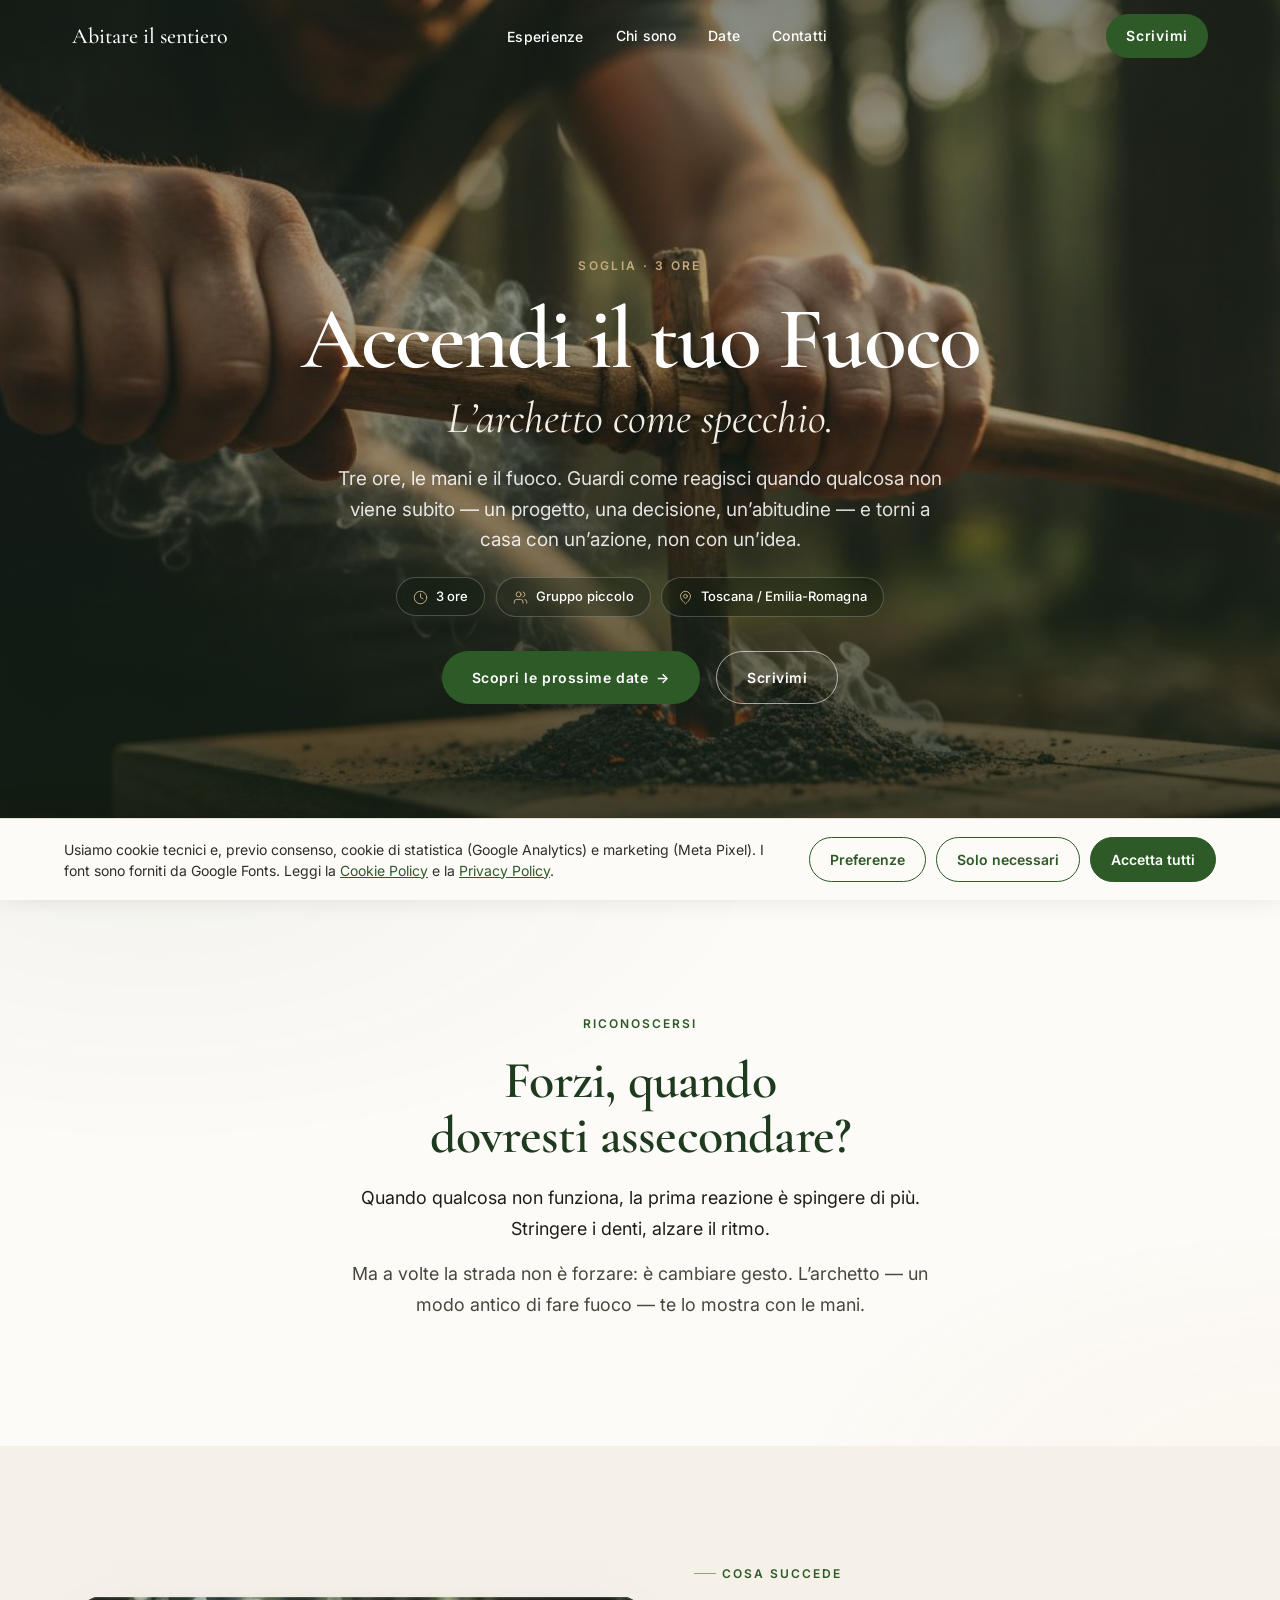
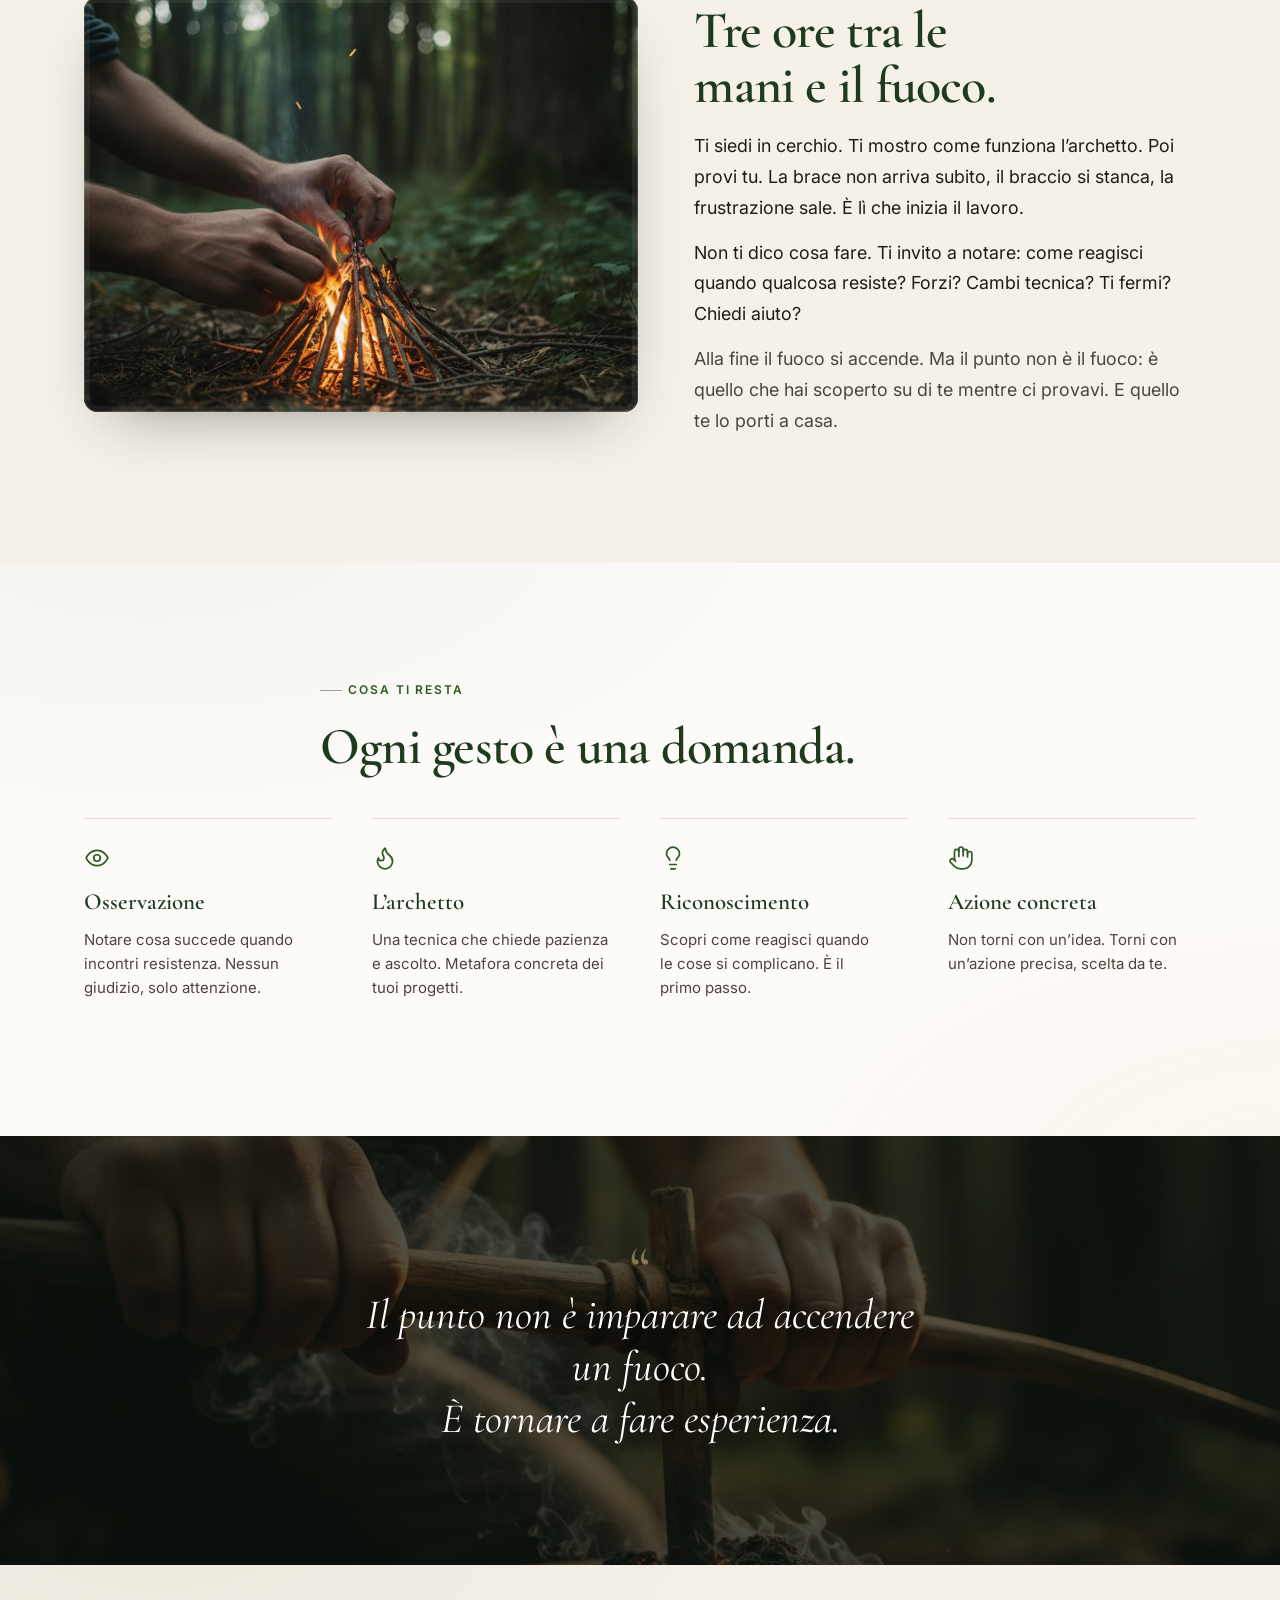
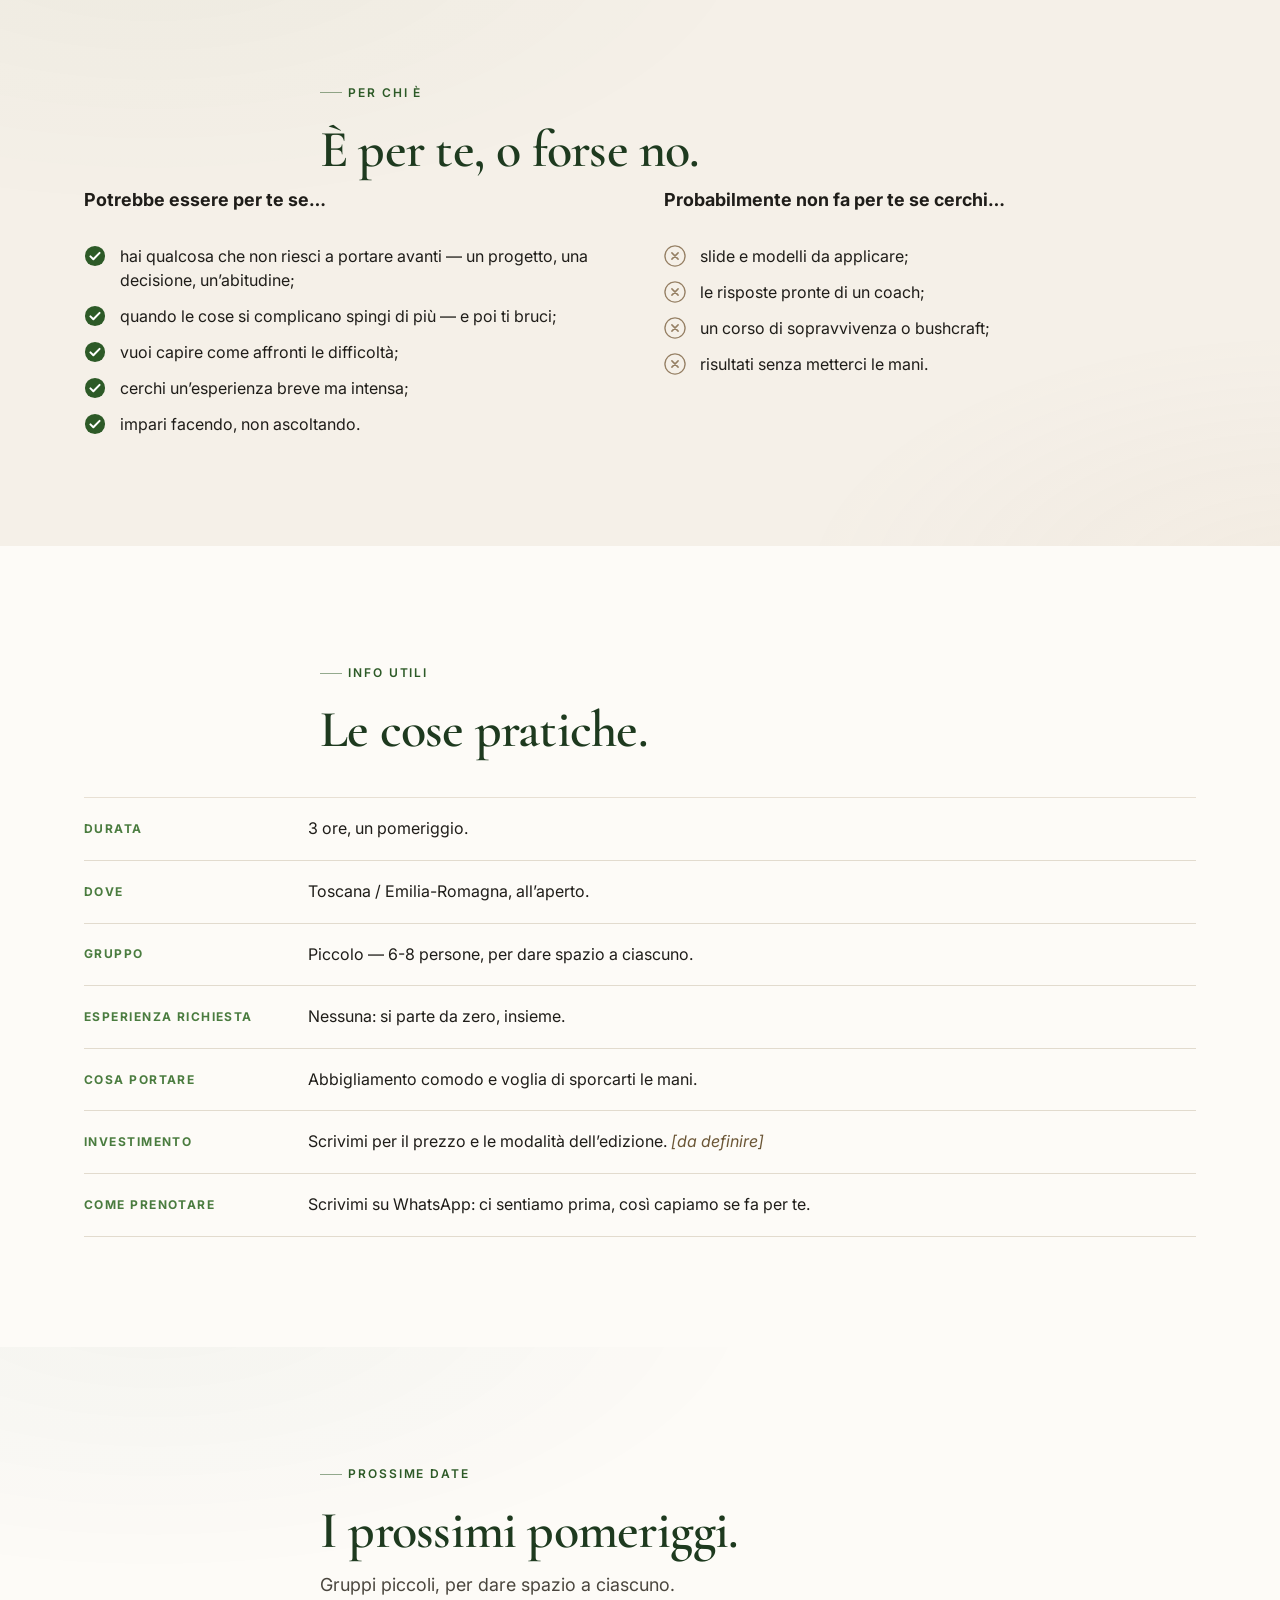
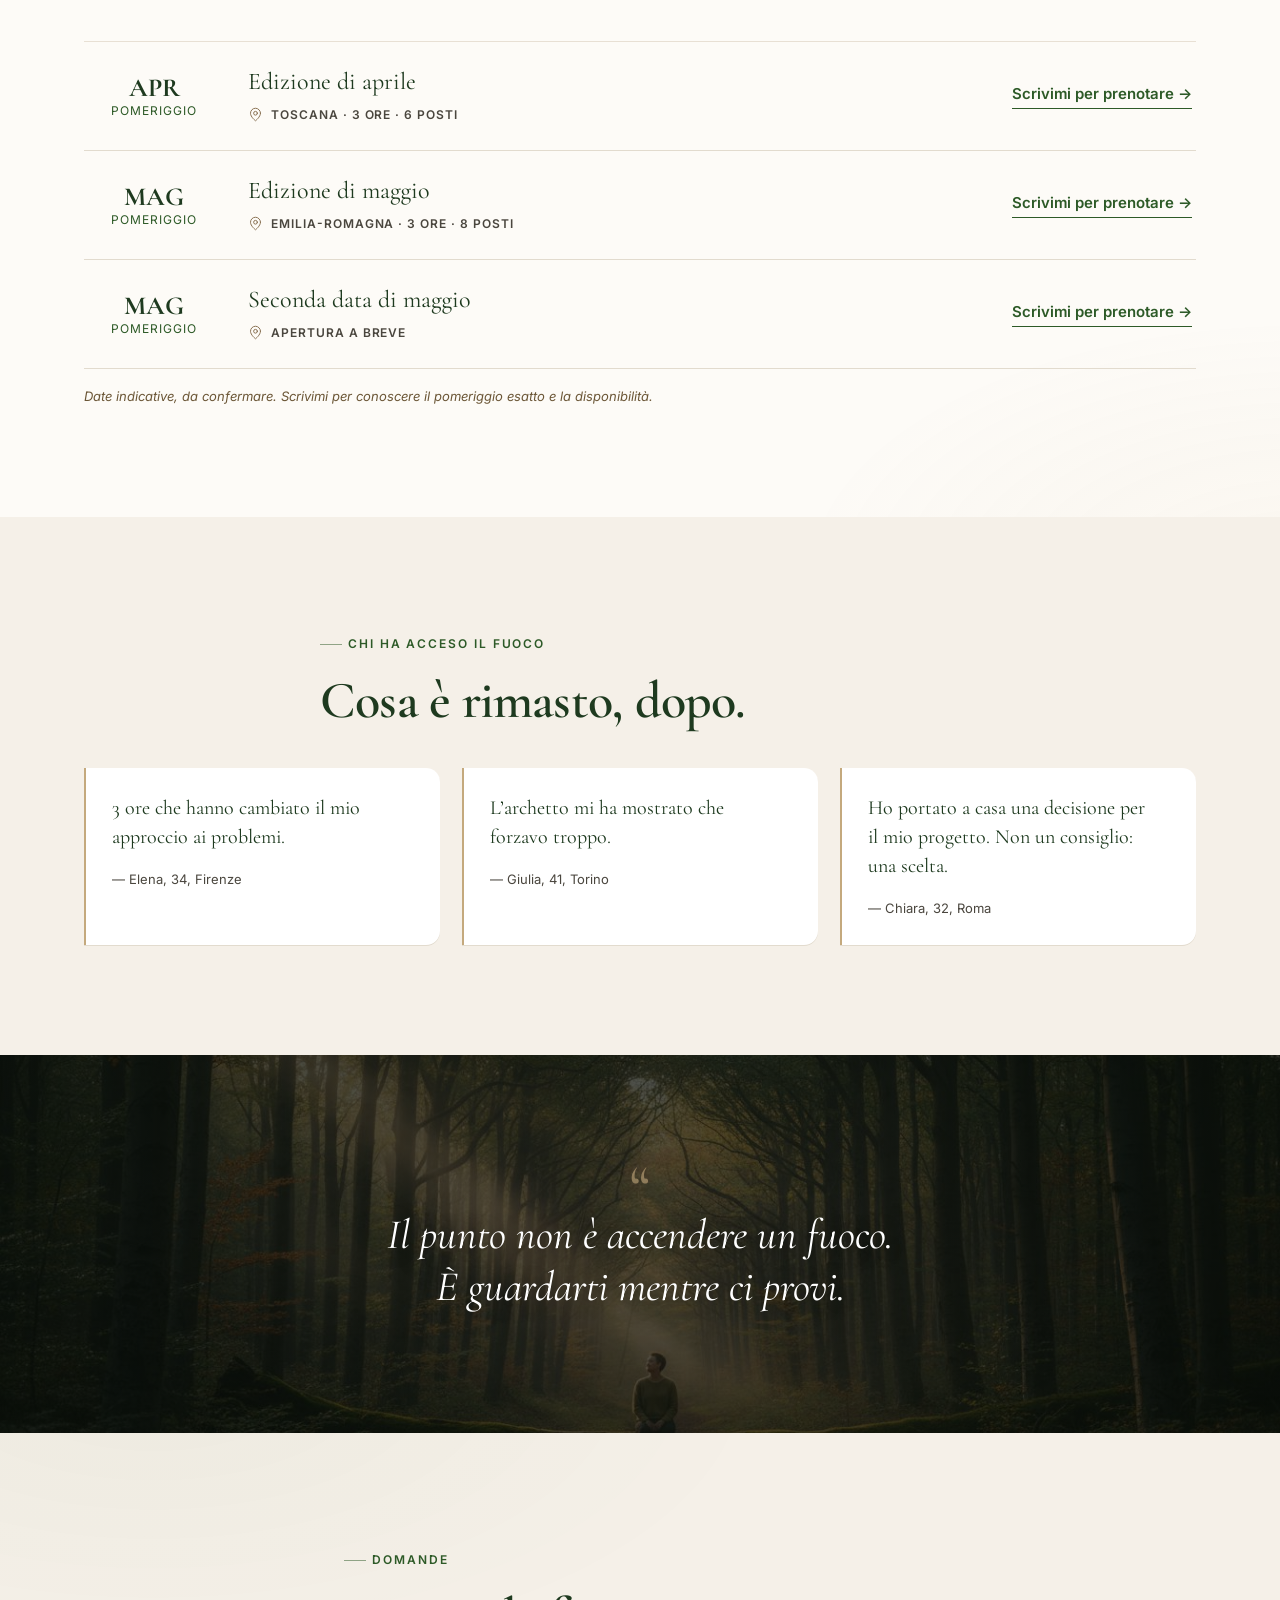
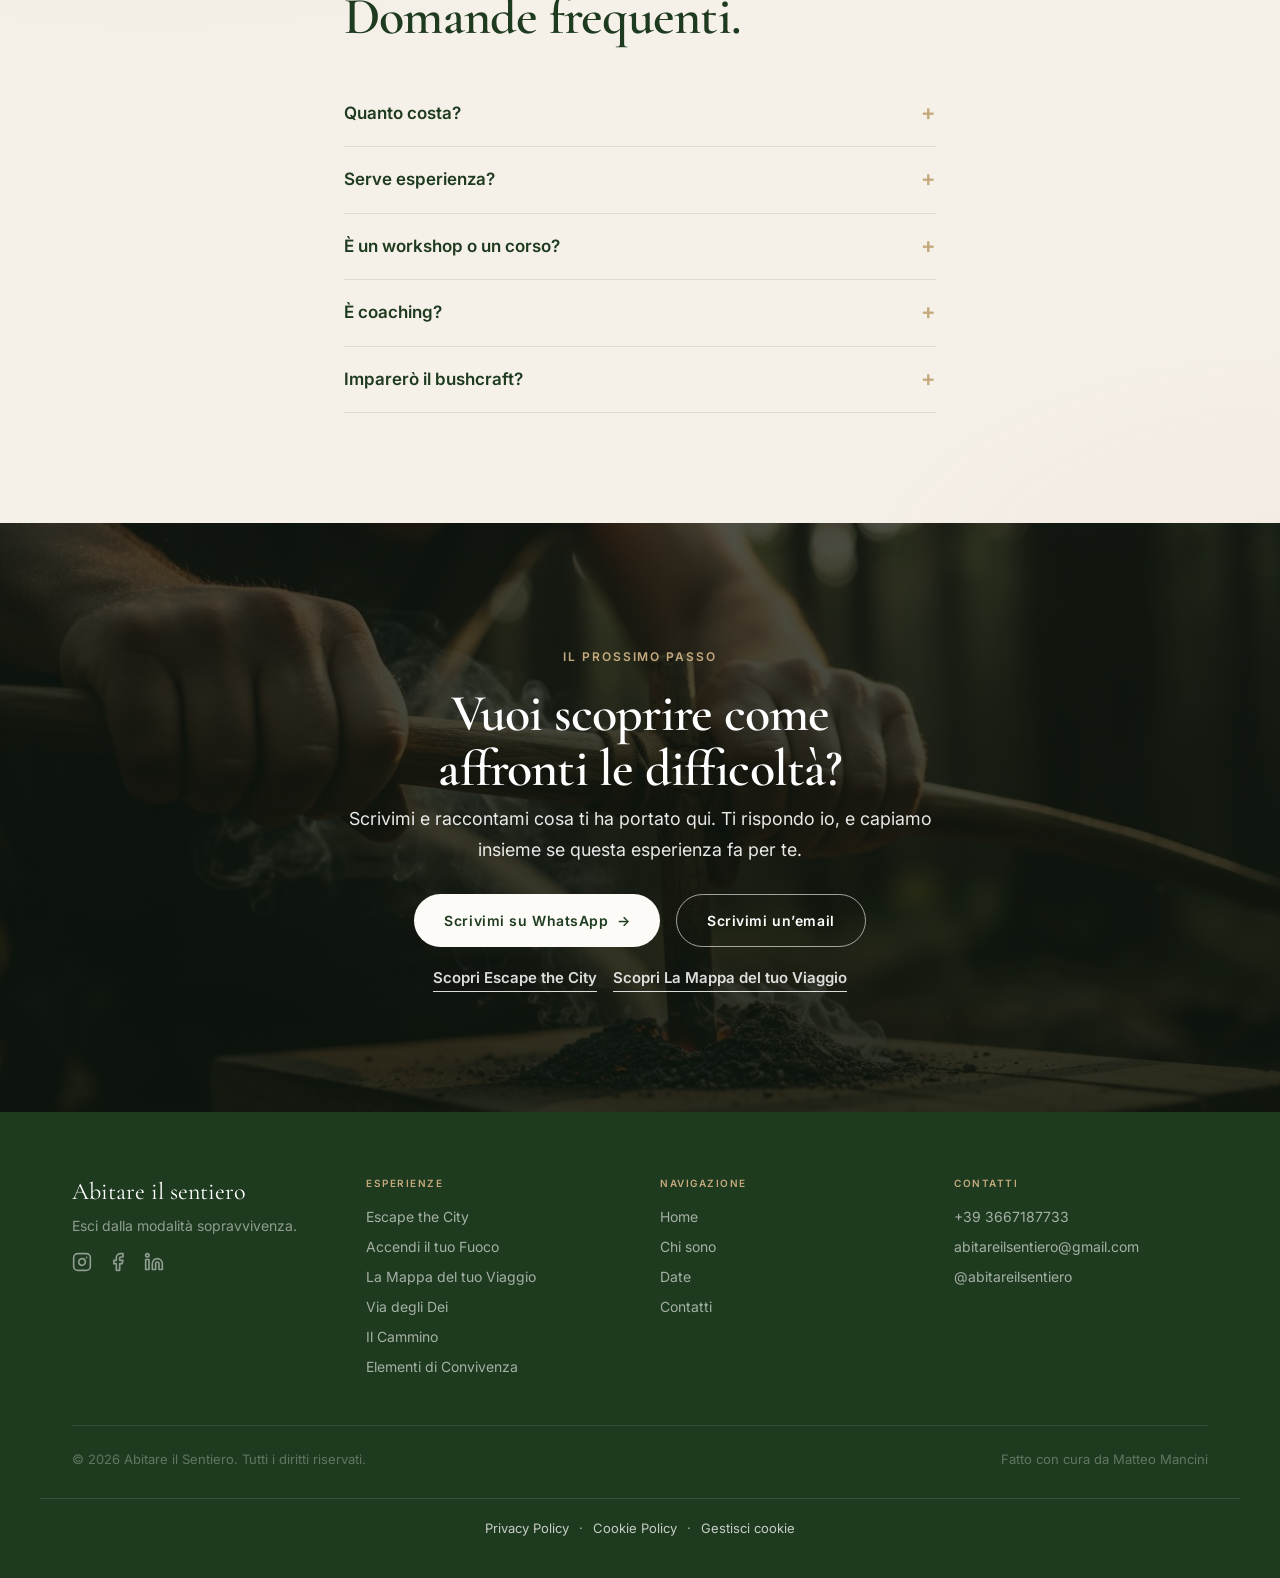
<file: accendi-il-tuo-fuoco.html>
<!DOCTYPE html>
<html lang="it">
<head>
<meta charset="utf-8"/>
<meta content="width=device-width, initial-scale=1.0" name="viewport"/>
<title>Accendi il tuo Fuoco &mdash; Abitare il Sentiero</title>
<meta content="Tre ore con l'archetto per osservare come reagisci quando qualcosa non viene subito. Torni a casa con un'azione concreta, non con un'idea." name="description"/>
<meta content="Abitare il Sentiero" name="author"/>
<link href="favicon.ico" rel="icon"/>
<meta content="Accendi il tuo Fuoco &mdash; Abitare il Sentiero" property="og:title"/>
<meta content="Tre ore con l'archetto per osservare come reagisci quando qualcosa non viene subito. Torni a casa con un'azione concreta, non con un'idea." property="og:description"/>
<meta content="website" property="og:type"/>
<meta content="images/accendi-fuoco.jpg" property="og:image"/>
<meta content="summary_large_image" name="twitter:card"/>
<meta content="images/accendi-fuoco.jpg" name="twitter:image"/>
<link href="https://fonts.googleapis.com" rel="preconnect"/>
<link crossorigin="" href="https://fonts.gstatic.com" rel="preconnect"/>
<link href="https://fonts.googleapis.com/css2?family=Cormorant+Garamond:ital,wght@0,400;0,500;0,600;1,400;1,500&amp;family=Inter:wght@400;500;600&amp;display=swap" rel="stylesheet"/>
<link href="styles.css" rel="stylesheet"/>
</head>
<body>
<svg class="ais-ico-sprite" aria-hidden="true" focusable="false" xmlns="http://www.w3.org/2000/svg"><defs>
<symbol id="i-fire" viewBox="0 0 24 24"><path d="M8.5 14.5A2.5 2.5 0 0 0 11 12c0-1.38-.5-2-1-3-1.07-2.14-.22-4.05 2-6 .5 2.5 2 4.9 4 6.5 2 1.6 3 3.5 3 5.5a7 7 0 1 1-14 0c0-1.15.43-2.29 1-3a2.5 2.5 0 0 0 2.5 2.5z"/></symbol>
<symbol id="i-compass" viewBox="0 0 24 24"><circle cx="12" cy="12" r="10"/><polygon points="16.24 7.76 14.12 14.12 7.76 16.24 9.88 9.88 16.24 7.76"/></symbol>
<symbol id="i-footprints" viewBox="0 0 24 24"><path d="M4 16v-2.38C4 11.5 2.97 10.5 3 8c.03-2.72 1.49-6 4.5-6C9.37 2 10 3.8 10 5.5c0 3.11-2 5.66-2 8.68V16a2 2 0 1 1-4 0Z"/><path d="M20 20v-2.38c0-2.12 1.03-3.12 1-5.62-.03-2.72-1.49-6-4.5-6C14.63 6 14 7.8 14 9.5c0 3.11 2 5.66 2 8.68V20a2 2 0 1 0 4 0Z"/></symbol>
<symbol id="i-route" viewBox="0 0 24 24"><circle cx="6" cy="19" r="3"/><path d="M9 19h8.5a3.5 3.5 0 0 0 0-7h-11a3.5 3.5 0 0 1 0-7H15"/><circle cx="18" cy="5" r="3"/></symbol>
<symbol id="i-hammer" viewBox="0 0 24 24"><path d="m15 12-8.5 8.5a2.12 2.12 0 1 1-3-3L12 9"/><path d="M17.64 15 22 10.64"/><path d="m20.9 11.7-1.25-1.25c-.6-.6-.93-1.4-.93-2.25v-.86L16 4.6a5.56 5.56 0 0 0-3.94-1.64H9l.92.82A6.18 6.18 0 0 1 12 8.4v1.56l2 2h.86c.85 0 1.65.34 2.25.93l1.25 1.25"/></symbol>
<symbol id="i-wind" viewBox="0 0 24 24"><path d="M12.8 19.6A2 2 0 1 0 14 16H2"/><path d="M17.5 8a2.5 2.5 0 1 1 2 4H2"/><path d="M9.8 4.4A2 2 0 1 1 11 8H2"/></symbol>
<symbol id="i-sparkles" viewBox="0 0 24 24"><path d="m12 3-1.9 5.8a2 2 0 0 1-1.3 1.3L3 12l5.8 1.9a2 2 0 0 1 1.3 1.3L12 21l1.9-5.8a2 2 0 0 1 1.3-1.3L21 12l-5.8-1.9a2 2 0 0 1-1.3-1.3Z"/></symbol>
<symbol id="i-eye" viewBox="0 0 24 24"><path d="M2 12s3-7 10-7 10 7 10 7-3 7-10 7-10-7-10-7Z"/><circle cx="12" cy="12" r="3"/></symbol>
<symbol id="i-idea" viewBox="0 0 24 24"><path d="M15 14c.2-1 .7-1.7 1.5-2.5 1-.9 1.5-2.2 1.5-3.5A6 6 0 0 0 6 8c0 1 .2 2.2 1.5 3.5.7.7 1.3 1.5 1.5 2.5"/><path d="M9 18h6"/><path d="M10 22h4"/></symbol>
<symbol id="i-heart" viewBox="0 0 24 24"><path d="M19 14c1.49-1.46 3-3.21 3-5.5A5.5 5.5 0 0 0 16.5 3c-1.76 0-3 .5-4.5 2-1.5-1.5-2.74-2-4.5-2A5.5 5.5 0 0 0 2 8.5c0 2.3 1.5 4.05 3 5.5l7 7Z"/></symbol>
<symbol id="i-hand" viewBox="0 0 24 24"><path d="M18 11V6a2 2 0 0 0-4 0"/><path d="M14 10V4a2 2 0 0 0-4 0v2"/><path d="M10 10.5V6a2 2 0 0 0-4 0v8"/><path d="M18 8a2 2 0 1 1 4 0v6a8 8 0 0 1-8 8h-2c-2.8 0-4.5-.86-5.99-2.34l-3.6-3.6a2 2 0 0 1 2.83-2.82L7 15"/></symbol>
<symbol id="i-pin" viewBox="0 0 24 24"><path d="M20 10c0 6-8 12-8 12s-8-6-8-12a8 8 0 0 1 16 0Z"/><circle cx="12" cy="10" r="3"/></symbol>
<symbol id="i-clock" viewBox="0 0 24 24"><circle cx="12" cy="12" r="10"/><polyline points="12 6 12 12 16 14"/></symbol>
<symbol id="i-calendar" viewBox="0 0 24 24"><rect width="18" height="18" x="3" y="4" rx="2"/><path d="M3 10h18M8 2v4M16 2v4"/></symbol>
<symbol id="i-users" viewBox="0 0 24 24"><path d="M16 21v-2a4 4 0 0 0-4-4H6a4 4 0 0 0-4 4v2"/><circle cx="9" cy="7" r="4"/><path d="M22 21v-2a4 4 0 0 0-3-3.87"/><path d="M16 3.13a4 4 0 0 1 0 7.75"/></symbol>
<symbol id="i-arrow" viewBox="0 0 24 24"><path d="M5 12h14M13 6l6 6-6 6"/></symbol>
<symbol id="i-chevron" viewBox="0 0 24 24"><path d="m6 9 6 6 6-6"/></symbol>
<symbol id="i-utensils" viewBox="0 0 24 24"><path d="M3 2v7a2 2 0 0 0 4 0V2M5 2v20"/><path d="M21 15V2a5 5 0 0 0-3 5v6a2 2 0 0 0 2 2h1Zm0 0v7"/></symbol>
<symbol id="i-moon" viewBox="0 0 24 24"><path d="M12 3a6 6 0 0 0 9 9 9 9 0 1 1-9-9Z"/></symbol>
<symbol id="i-leaf" viewBox="0 0 24 24"><path d="M11 20A7 7 0 0 1 9.8 6.1C15.5 5 17 4.48 19 2c1 2 2 4.18 2 8 0 5.5-4.78 10-10 10Z"/><path d="M2 21c0-3 1.85-5.36 5.08-6"/></symbol>
<symbol id="i-message" viewBox="0 0 24 24"><path d="M7.9 20A9 9 0 1 0 4 16.1L2 22Z"/></symbol>
<symbol id="i-tent" viewBox="0 0 24 24"><path d="M3.5 21 14 3M20.5 21 10 3M15.5 21 12 15l-3.5 6M2 21h20"/></symbol>
<symbol id="i-drop" viewBox="0 0 24 24"><path d="M12 2.69l5.66 5.66a8 8 0 1 1-11.31 0z"/></symbol>
</defs></svg>
<!-- header condiviso (fonte: partials/header.html) -->
<header class="site-header fixed top-0 left-0 right-0 z-50 h-[72px]" id="site-header">
<div class="content-max-width h-full flex items-center justify-between">
<a class="nav-logo font-display text-[22px] font-medium text-white" href="index.html">Abitare il sentiero</a>
<nav class="hidden lg:flex items-center gap-8">
<div class="nav-dropdown">
<button aria-expanded="false" aria-haspopup="true" class="nav-link font-body text-sm font-medium tracking-wider text-white" id="exp-toggle">Esperienze</button>
<div class="nav-dropdown-menu" id="exp-menu">
<a href="escape-the-city.html">Escape the City</a>
<a href="accendi-il-tuo-fuoco.html">Accendi il tuo Fuoco</a>
<a href="la-mappa-del-tuo-viaggio.html">La Mappa del tuo Viaggio</a>
<a href="via-degli-dei.html">Via degli Dei</a>
<a href="cammino.html">Il Cammino</a>
<a href="elementi-di-convivenza.html">Elementi di Convivenza</a>
</div>
</div>
<a class="nav-link font-body text-sm font-medium tracking-wider text-white" href="chi-sono.html">Chi sono</a>
<a class="nav-link font-body text-sm font-medium tracking-wider text-white" href="index.html#date">Date</a>
<a class="nav-link font-body text-sm font-medium tracking-wider text-white" href="#contatti">Contatti</a>
</nav>
<a class="nav-cta hidden lg:inline-flex items-center gap-2 rounded-full px-5 py-3 font-body text-sm font-semibold tracking-wider bg-forest text-white hover:bg-forest-light transition-all duration-300" href="https://wa.me/+393667187733" rel="noopener noreferrer" target="_blank">Scrivimi</a>
<button aria-label="Menu" class="nav-burger lg:hidden p-2 text-white" id="nav-burger" type="button">
<svg fill="none" height="24" stroke="currentColor" stroke-linecap="round" stroke-width="2" viewbox="0 0 24 24" width="24"><path d="M4 5h16"></path><path d="M4 12h16"></path><path d="M4 19h16"></path></svg>
</button>
</div>
<div class="mobile-menu" id="mobile-menu">
<a href="index.html">Home</a>
<a href="escape-the-city.html">Escape the City</a>
<a href="accendi-il-tuo-fuoco.html">Accendi il tuo Fuoco</a>
<a href="la-mappa-del-tuo-viaggio.html">La Mappa del tuo Viaggio</a>
<a href="via-degli-dei.html">Via degli Dei</a>
<a href="cammino.html">Il Cammino</a>
<a href="elementi-di-convivenza.html">Elementi di Convivenza</a>
<a href="chi-sono.html">Chi sono</a>
<a href="index.html#date">Date</a>
<a href="#contatti">Contatti</a>
<a class="mobile-cta" href="https://wa.me/+393667187733" rel="noopener noreferrer" target="_blank">Scrivimi su WhatsApp</a>
</div>
</header>
<main>
  <section class="ais-hero">
    <div class="ais-hero__bg"><video autoplay="" loop="" muted="" playsinline="" poster="images/accendi-fuoco.jpg" src="videos/accendi-fuoco.mp4"></video></div>
    <div class="ais-hero__scrim"></div>
    <div class="ais-hero__inner">
      <span class="ais-eyebrow ais-hero__eyebrow">Soglia &middot; 3 ore</span>
      <h1 class="ais-hero__title">Accendi il tuo Fuoco</h1>
      <p class="ais-hero__sub">L&rsquo;archetto come specchio.</p>
      <p class="ais-hero__lead">Tre ore, le mani e il fuoco. Guardi come reagisci quando qualcosa non viene subito &mdash; un progetto, una decisione, un&rsquo;abitudine &mdash; e torni a casa con un&rsquo;azione, non con un&rsquo;idea.</p>
      <div class="ais-chips"><span class="ais-chip"><svg class="ais-ico"><use href="#i-clock"></use></svg>3 ore</span><span class="ais-chip"><svg class="ais-ico"><use href="#i-users"></use></svg>Gruppo piccolo</span><span class="ais-chip"><svg class="ais-ico"><use href="#i-pin"></use></svg>Toscana / Emilia-Romagna</span></div>
      <div class="ais-cta-row"><a class="ais-btn-dark ais-arrow" href="#date">Scopri le prossime date</a><a class="ais-btn-ghost" href="https://wa.me/+393667187733" target="_blank" rel="noopener noreferrer" style="color:#fff;border-color:rgba(255,255,255,.6)">Scrivimi</a></div>
    </div>
  </section>
  <section class="ais-sec ais-sec--cream ais-sec--tint">
    <div class="ais-wrap ais-narrow ais-center">
      <span class="ais-eyebrow">Riconoscersi</span>
      <h2 class="ais-display">Forzi, quando dovresti assecondare?</h2>
      <div class="ais-stack ais-lead" style="margin-top:20px"><p>Quando qualcosa non funziona, la prima reazione &egrave; spingere di pi&ugrave;. Stringere i denti, alzare il ritmo.</p><p class="ais-muted">Ma a volte la strada non &egrave; forzare: &egrave; cambiare gesto. L&rsquo;archetto &mdash; un modo antico di fare fuoco &mdash; te lo mostra con le mani.</p></div>
    </div>
  </section>
  <section class="ais-sec ais-sec--sand">
    <div class="ais-wrap"><div class="ais-show"><div class="ais-show__media"><img alt="" src="images/full-fuoco.jpg"/></div><div>
          <span class="ais-eyebrow">Cosa succede</span>
          <h2 class="ais-display">Tre ore tra le mani e il fuoco.</h2>
          <div class="ais-stack ais-lead" style="margin-top:18px"><p>Ti siedi in cerchio. Ti mostro come funziona l&rsquo;archetto. Poi provi tu. La brace non arriva subito, il braccio si stanca, la frustrazione sale. &Egrave; l&igrave; che inizia il lavoro.</p><p>Non ti dico cosa fare. Ti invito a notare: come reagisci quando qualcosa resiste? Forzi? Cambi tecnica? Ti fermi? Chiedi aiuto?</p><p class="ais-muted">Alla fine il fuoco si accende. Ma il punto non &egrave; il fuoco: &egrave; quello che hai scoperto su di te mentre ci provavi. E quello te lo porti a casa.</p></div>
        </div></div></div>
  </section>
  <section class="ais-sec ais-sec--cream ais-sec--tint">
    <div class="ais-wrap">
      <div class="ais-narrow"><span class="ais-eyebrow">Cosa ti resta</span><h2 class="ais-display">Ogni gesto &egrave; una domanda.</h2></div>
      <div class="ais-grid ais-grid--4"><div class="ais-practice"><svg class="ais-ico ais-practice__ico"><use href="#i-eye"></use></svg><h3>Osservazione</h3><p>Notare cosa succede quando incontri resistenza. Nessun giudizio, solo attenzione.</p></div><div class="ais-practice"><svg class="ais-ico ais-practice__ico"><use href="#i-fire"></use></svg><h3>L&rsquo;archetto</h3><p>Una tecnica che chiede pazienza e ascolto. Metafora concreta dei tuoi progetti.</p></div><div class="ais-practice"><svg class="ais-ico ais-practice__ico"><use href="#i-idea"></use></svg><h3>Riconoscimento</h3><p>Scopri come reagisci quando le cose si complicano. &Egrave; il primo passo.</p></div><div class="ais-practice"><svg class="ais-ico ais-practice__ico"><use href="#i-hand"></use></svg><h3>Azione concreta</h3><p>Non torni con un&rsquo;idea. Torni con un&rsquo;azione precisa, scelta da te.</p></div></div>
    </div>
  </section>
  <section class="ais-interlude">
    <div class="ais-interlude__bg"><img alt="" src="images/accendi-fuoco.jpg"/></div>
    <div class="ais-interlude__scrim"></div>
    <div class="ais-wrap ais-narrow">
      <span class="ais-interlude__mark" aria-hidden="true">&ldquo;</span>
      <p class="ais-interlude__q">Il punto non &egrave; imparare ad accendere un fuoco.<br/>&Egrave; tornare a fare esperienza.</p>
    </div>
  </section>
  <section class="ais-sec ais-sec--sand ais-sec--tint">
    <div class="ais-wrap">
      <div class="ais-narrow"><span class="ais-eyebrow">Per chi &egrave;</span><h2 class="ais-display">&Egrave; per te, o forse no.</h2></div>
      <div class="ais-two">
        <div>
          <p class="ais-lead" style="margin-bottom:14px"><strong>Potrebbe essere per te se&hellip;</strong></p>
          <ul class="ais-checks ais-checks--yes"><li>hai qualcosa che non riesci a portare avanti &mdash; un progetto, una decisione, un&rsquo;abitudine;</li><li>quando le cose si complicano spingi di pi&ugrave; &mdash; e poi ti bruci;</li><li>vuoi capire come affronti le difficolt&agrave;;</li><li>cerchi un&rsquo;esperienza breve ma intensa;</li><li>impari facendo, non ascoltando.</li></ul>
        </div>
        <div>
          <p class="ais-lead" style="margin-bottom:14px"><strong>Probabilmente non fa per te se cerchi&hellip;</strong></p>
          <ul class="ais-checks ais-checks--no"><li>slide e modelli da applicare;</li><li>le risposte pronte di un coach;</li><li>un corso di sopravvivenza o bushcraft;</li><li>risultati senza metterci le mani.</li></ul>
        </div>
      </div>
    </div>
  </section>
  <section class="ais-sec ais-sec--cream">
    <div class="ais-wrap">
      <div class="ais-narrow"><span class="ais-eyebrow">Info utili</span><h2 class="ais-display">Le cose pratiche.</h2></div>
      <div class="ais-data"><div class="ais-data__row"><div class="ais-data__k">Durata</div><div class="ais-data__v">3 ore, un pomeriggio.</div></div><div class="ais-data__row"><div class="ais-data__k">Dove</div><div class="ais-data__v">Toscana / Emilia-Romagna, all&rsquo;aperto.</div></div><div class="ais-data__row"><div class="ais-data__k">Gruppo</div><div class="ais-data__v">Piccolo &mdash; 6-8 persone, per dare spazio a ciascuno.</div></div><div class="ais-data__row"><div class="ais-data__k">Esperienza richiesta</div><div class="ais-data__v">Nessuna: si parte da zero, insieme.</div></div><div class="ais-data__row"><div class="ais-data__k">Cosa portare</div><div class="ais-data__v">Abbigliamento comodo e voglia di sporcarti le mani.</div></div><div class="ais-data__row"><div class="ais-data__k">Investimento</div><div class="ais-data__v">Scrivimi per il prezzo e le modalit&agrave; dell&rsquo;edizione. <span class="todo">[da definire]</span></div></div><div class="ais-data__row"><div class="ais-data__k">Come prenotare</div><div class="ais-data__v">Scrivimi su WhatsApp: ci sentiamo prima, cos&igrave; capiamo se fa per te.</div></div></div>
    </div>
  </section>
  <section class="ais-sec ais-sec--cream ais-sec--tint" id="date">
    <div class="ais-wrap">
      <div class="ais-narrow"><span class="ais-eyebrow">Prossime date</span><h2 class="ais-display">I prossimi pomeriggi.</h2><p class="ais-lead ais-muted" style="margin-top:12px">Gruppi piccoli, per dare spazio a ciascuno.</p></div>
      <div class="ais-cal"><div class="ais-cal__row"><div class="ais-cal__date"><b>APR</b><span>pomeriggio</span></div><div><h3 class="ais-cal__t">Edizione di aprile</h3><p class="ais-cal__meta"><svg class="ais-ico"><use href="#i-pin"></use></svg>Toscana &middot; 3 ore &middot; 6 posti</p></div><a class="ais-textlink ais-cal__cta" href="https://wa.me/+393667187733" target="_blank" rel="noopener noreferrer">Scrivimi per prenotare &rarr;</a></div><div class="ais-cal__row"><div class="ais-cal__date"><b>MAG</b><span>pomeriggio</span></div><div><h3 class="ais-cal__t">Edizione di maggio</h3><p class="ais-cal__meta"><svg class="ais-ico"><use href="#i-pin"></use></svg>Emilia-Romagna &middot; 3 ore &middot; 8 posti</p></div><a class="ais-textlink ais-cal__cta" href="https://wa.me/+393667187733" target="_blank" rel="noopener noreferrer">Scrivimi per prenotare &rarr;</a></div><div class="ais-cal__row"><div class="ais-cal__date"><b>MAG</b><span>pomeriggio</span></div><div><h3 class="ais-cal__t">Seconda data di maggio</h3><p class="ais-cal__meta"><svg class="ais-ico"><use href="#i-pin"></use></svg>Apertura a breve</p></div><a class="ais-textlink ais-cal__cta" href="https://wa.me/+393667187733" target="_blank" rel="noopener noreferrer">Scrivimi per prenotare &rarr;</a></div></div>
      <p class="ais-cal__note">Date indicative, da confermare. Scrivimi per conoscere il pomeriggio esatto e la disponibilit&agrave;.</p>
    </div>
  </section>
  <section class="ais-sec ais-sec--sand">
    <div class="ais-wrap">
      <div class="ais-narrow"><span class="ais-eyebrow">Chi ha acceso il fuoco</span><h2 class="ais-display">Cosa &egrave; rimasto, dopo.</h2></div>
      <div class="ais-quotes" style="margin-top:40px"><blockquote class="ais-quote"><p>3 ore che hanno cambiato il mio approccio ai problemi.</p><cite>&mdash; Elena, 34, Firenze</cite></blockquote><blockquote class="ais-quote"><p>L&rsquo;archetto mi ha mostrato che forzavo troppo.</p><cite>&mdash; Giulia, 41, Torino</cite></blockquote><blockquote class="ais-quote"><p>Ho portato a casa una decisione per il mio progetto. Non un consiglio: una scelta.</p><cite>&mdash; Chiara, 32, Roma</cite></blockquote></div>
    </div>
  </section>
  <section class="ais-interlude">
    <div class="ais-interlude__bg"><img alt="" src="images/full-bosco.jpg"/></div>
    <div class="ais-interlude__scrim"></div>
    <div class="ais-wrap ais-narrow">
      <span class="ais-interlude__mark" aria-hidden="true">&ldquo;</span>
      <p class="ais-interlude__q">Il punto non &egrave; accendere un fuoco.<br/>&Egrave; guardarti mentre ci provi.</p>
    </div>
  </section>
  <section class="ais-sec ais-sec--sand ais-sec--tint">
    <div class="ais-wrap ais-narrow">
      <span class="ais-eyebrow">Domande</span><h2 class="ais-display">Domande frequenti.</h2>
      <div class="ais-faq"><details><summary>Quanto costa?</summary><p>Scrivimi: ti dico il prezzo e cosa &egrave; incluso in base alla data. Sono gruppi piccoli, i posti sono pochi.</p></details><details><summary>Serve esperienza?</summary><p>No. &Egrave; pensato anche per chi non ha mai acceso un fuoco senza fiammiferi.</p></details><details><summary>&Egrave; un workshop o un corso?</summary><p>No: niente slide n&eacute; modelli. C&rsquo;&egrave; un&rsquo;esperienza fisica e la riflessione che ne nasce.</p></details><details><summary>&Egrave; coaching?</summary><p>No. Non ti do risposte da coach: ti offro un&rsquo;esperienza e uno spazio per osservare come reagisci.</p></details><details><summary>Imparer&ograve; il bushcraft?</summary><p>L&rsquo;archetto &egrave; lo strumento, non il fine: non &egrave; un corso di sopravvivenza.</p></details></div>
    </div>
  </section>
  <section class="ais-photopanel" id="parliamone">
    <div class="ais-photopanel__bg"><img alt="" src="images/accendi-fuoco.jpg"/></div>
    <div class="ais-photopanel__scrim" style="background:linear-gradient(180deg,rgba(12,20,12,.6),rgba(12,20,12,.8))"></div>
    <div class="ais-wrap ais-narrow ais-center">
      <span class="ais-eyebrow ais-eyebrow--onphoto">Il prossimo passo</span>
      <h2 class="ais-display" style="color:#fff">Vuoi scoprire come affronti le difficolt&agrave;?</h2>
      <p class="ais-lead" style="color:rgba(255,255,255,.9)">Scrivimi e raccontami cosa ti ha portato qui. Ti rispondo io, e capiamo insieme se questa esperienza fa per te.</p>
      <div class="ais-cta-row" style="justify-content:center;margin-top:28px">
        <a class="ais-btn-dark ais-arrow" href="https://wa.me/+393667187733" target="_blank" rel="noopener noreferrer" style="background:var(--ais-cream);color:var(--ais-forest-deep)">Scrivimi su WhatsApp</a>
        <a class="ais-btn-ghost" href="mailto:abitareilsentiero@gmail.com" style="color:#fff;border-color:rgba(255,255,255,.6)">Scrivimi un&rsquo;email</a>
      </div>
      <div class="ais-cta-row" style="justify-content:center;margin-top:20px"><a class="ais-textlink" href="escape-the-city.html" style="color:rgba(255,255,255,.85)">Scopri Escape the City</a><a class="ais-textlink" href="la-mappa-del-tuo-viaggio.html" style="color:rgba(255,255,255,.85)">Scopri La Mappa del tuo Viaggio</a></div>
    </div>
  </section>
</main>
<!-- footer condiviso (fonte: partials/footer.html) -->
<footer class="bg-forest-deep pt-16 pb-10" id="contatti"><div class="content-max-width"><div class="grid grid-cols-1 md:grid-cols-4 gap-10"><div><a class="font-display text-2xl text-white" href="#abitare">Abitare il sentiero</a><p class="font-body text-sm text-white/50 mt-2">Esci dalla modalità sopravvivenza.</p><div class="flex items-center gap-4 mt-4"><a aria-label="Instagram" class="text-white/50 hover:text-white transition-colors" href="https://instagram.com/abitareilsentiero" rel="noopener noreferrer" target="_blank"><svg fill="none" height="20" stroke="currentColor" stroke-linecap="round" stroke-linejoin="round" stroke-width="2" viewbox="0 0 24 24" width="20"><rect height="20" rx="5" ry="5" width="20" x="2" y="2"></rect><path d="M16 11.37A4 4 0 1 1 12.63 8 4 4 0 0 1 16 11.37z"></path><line x1="17.5" x2="17.51" y1="6.5" y2="6.5"></line></svg></a><a aria-label="Facebook" class="text-white/50 hover:text-white transition-colors" href="https://facebook.com/abitareilsentiero" rel="noopener noreferrer" target="_blank"><svg fill="none" height="20" stroke="currentColor" stroke-linecap="round" stroke-linejoin="round" stroke-width="2" viewbox="0 0 24 24" width="20"><path d="M18 2h-3a5 5 0 0 0-5 5v3H7v4h3v8h4v-8h3l1-4h-4V7a1 1 0 0 1 1-1h3z"></path></svg></a><a aria-label="LinkedIn" class="text-white/50 hover:text-white transition-colors" href="https://linkedin.com/in/matteo-mancini-outdoor" rel="noopener noreferrer" target="_blank"><svg fill="none" height="20" stroke="currentColor" stroke-linecap="round" stroke-linejoin="round" stroke-width="2" viewbox="0 0 24 24" width="20"><path d="M16 8a6 6 0 0 1 6 6v7h-4v-7a2 2 0 0 0-2-2 2 2 0 0 0-2 2v7h-4v-7a6 6 0 0 1 6-6z"></path><rect height="12" width="4" x="2" y="9"></rect><circle cx="4" cy="4" r="2"></circle></svg></a></div></div><div><p class="font-body text-[10px] font-semibold uppercase tracking-[0.15em] text-earth mb-4">Esperienze</p><div class="flex flex-col gap-2.5"><a class="font-body text-sm text-white/60 hover:text-white transition-colors" href="escape-the-city.html">Escape the City</a><a class="font-body text-sm text-white/60 hover:text-white transition-colors" href="accendi-il-tuo-fuoco.html">Accendi il tuo Fuoco</a><a class="font-body text-sm text-white/60 hover:text-white transition-colors" href="la-mappa-del-tuo-viaggio.html">La Mappa del tuo Viaggio</a><a class="font-body text-sm text-white/60 hover:text-white transition-colors" href="via-degli-dei.html">Via degli Dei</a><a class="font-body text-sm text-white/60 hover:text-white transition-colors" href="cammino.html">Il Cammino</a><a class="font-body text-sm text-white/60 hover:text-white transition-colors" href="elementi-di-convivenza.html">Elementi di Convivenza</a></div></div><div><p class="font-body text-[10px] font-semibold uppercase tracking-[0.15em] text-earth mb-4">Navigazione</p><div class="flex flex-col gap-2.5"><a class="font-body text-sm text-white/60 hover:text-white transition-colors" href="#abitare">Home</a><a class="font-body text-sm text-white/60 hover:text-white transition-colors" href="chi-sono.html">Chi sono</a><a class="font-body text-sm text-white/60 hover:text-white transition-colors" href="#date">Date</a><a class="font-body text-sm text-white/60 hover:text-white transition-colors" href="#contatti">Contatti</a></div></div><div><p class="font-body text-[10px] font-semibold uppercase tracking-[0.15em] text-earth mb-4">Contatti</p><div class="flex flex-col gap-2.5"><a class="font-body text-sm text-white/60 hover:text-white transition-colors flex items-center gap-2" href="https://wa.me/+393667187733" rel="noopener noreferrer" target="_blank">+39 3667187733</a><a class="font-body text-sm text-white/60 hover:text-white transition-colors" href="mailto:abitareilsentiero@gmail.com">abitareilsentiero@gmail.com</a><a class="font-body text-sm text-white/60 hover:text-white transition-colors" href="https://instagram.com/abitareilsentiero" rel="noopener noreferrer" target="_blank">@abitareilsentiero</a></div></div></div><div class="mt-12 pt-6 border-t border-white/10 flex flex-col sm:flex-row items-center justify-between gap-4"><p class="font-body text-[13px] text-white/30">© 2026 Abitare il Sentiero. Tutti i diritti riservati.</p><p class="font-body text-[13px] text-white/30">Fatto con cura da Matteo Mancini</p></div></div><div class="footer-legal content-max-width"><a href="privacy.html">Privacy Policy</a><span aria-hidden="true">·</span><a href="cookie-policy.html">Cookie Policy</a><span aria-hidden="true">·</span><button class="footer-legal-btn" id="manage-cookies" type="button">Gestisci cookie</button></div></footer>

<script src="config.js"></script>
<script src="site.js"></script>
<script src="cookies.js"></script>
<script src="forms.js"></script>
</body>
</html>
</file>
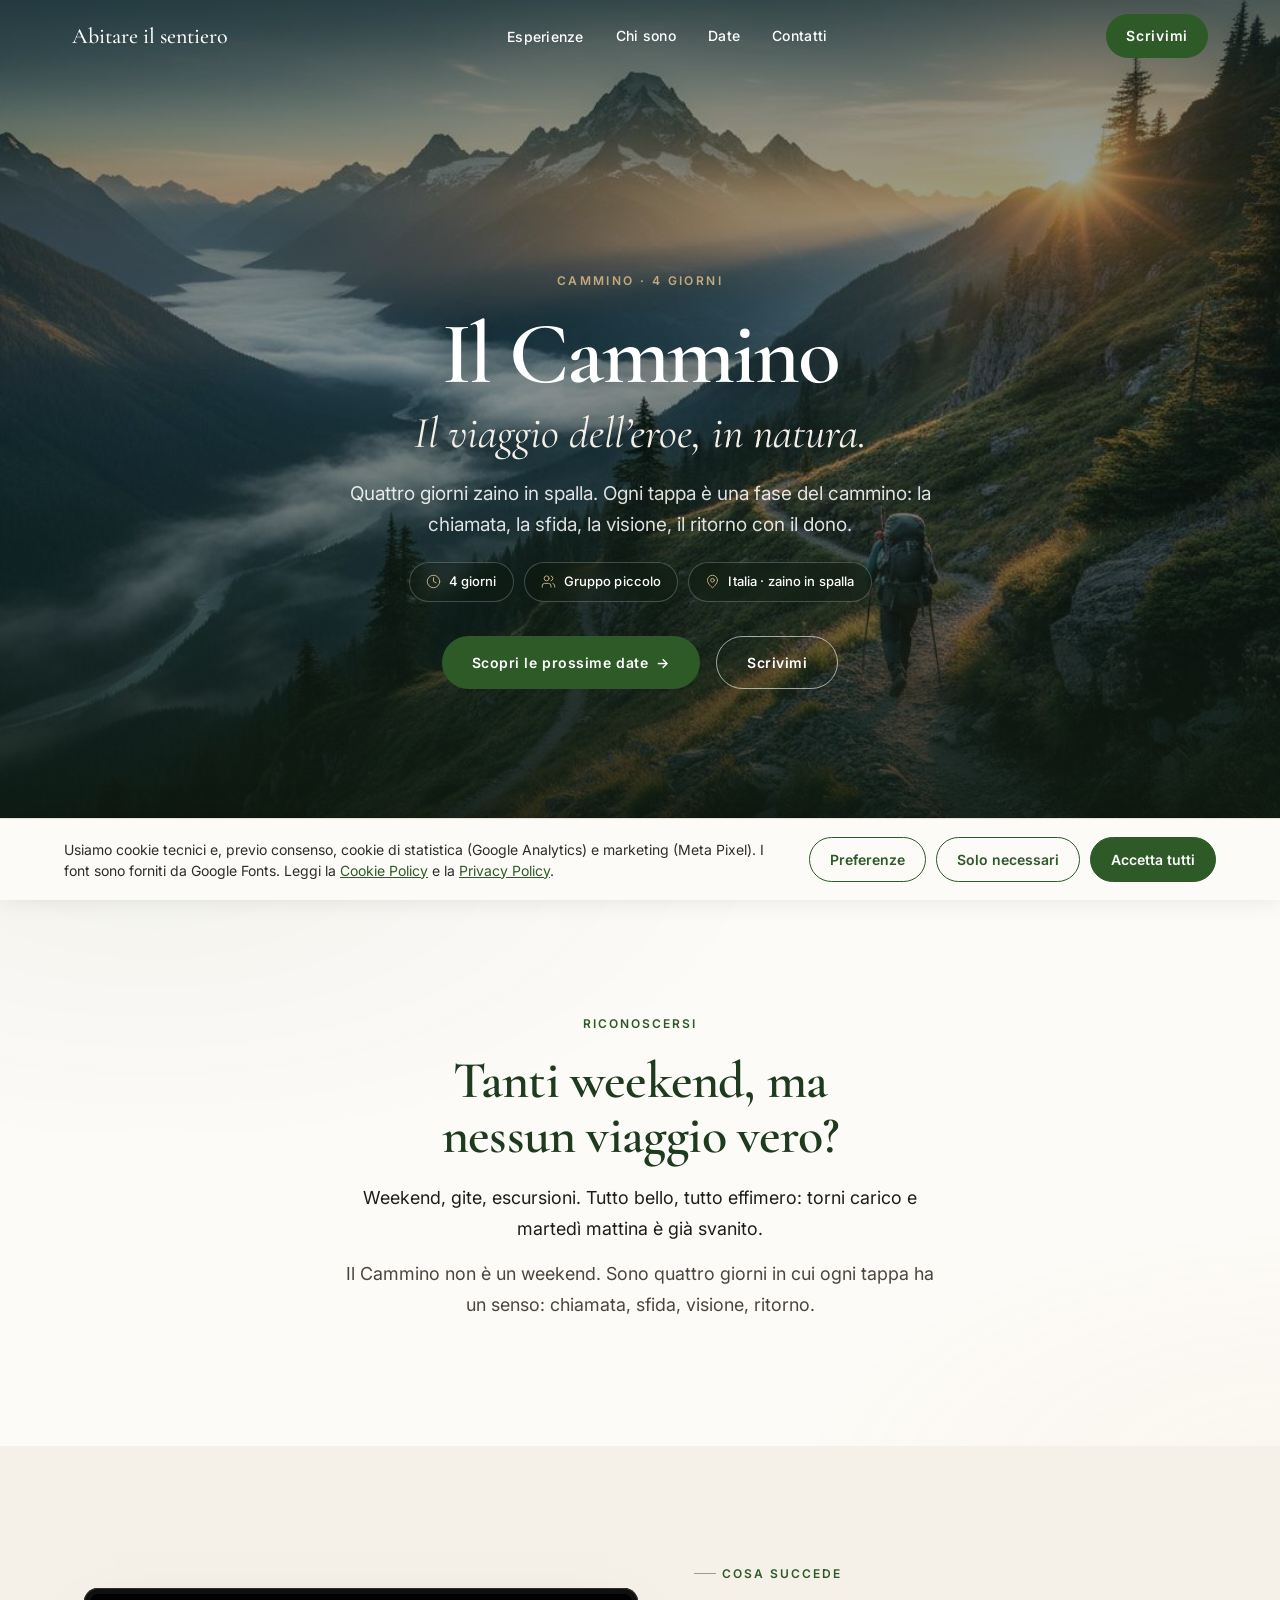
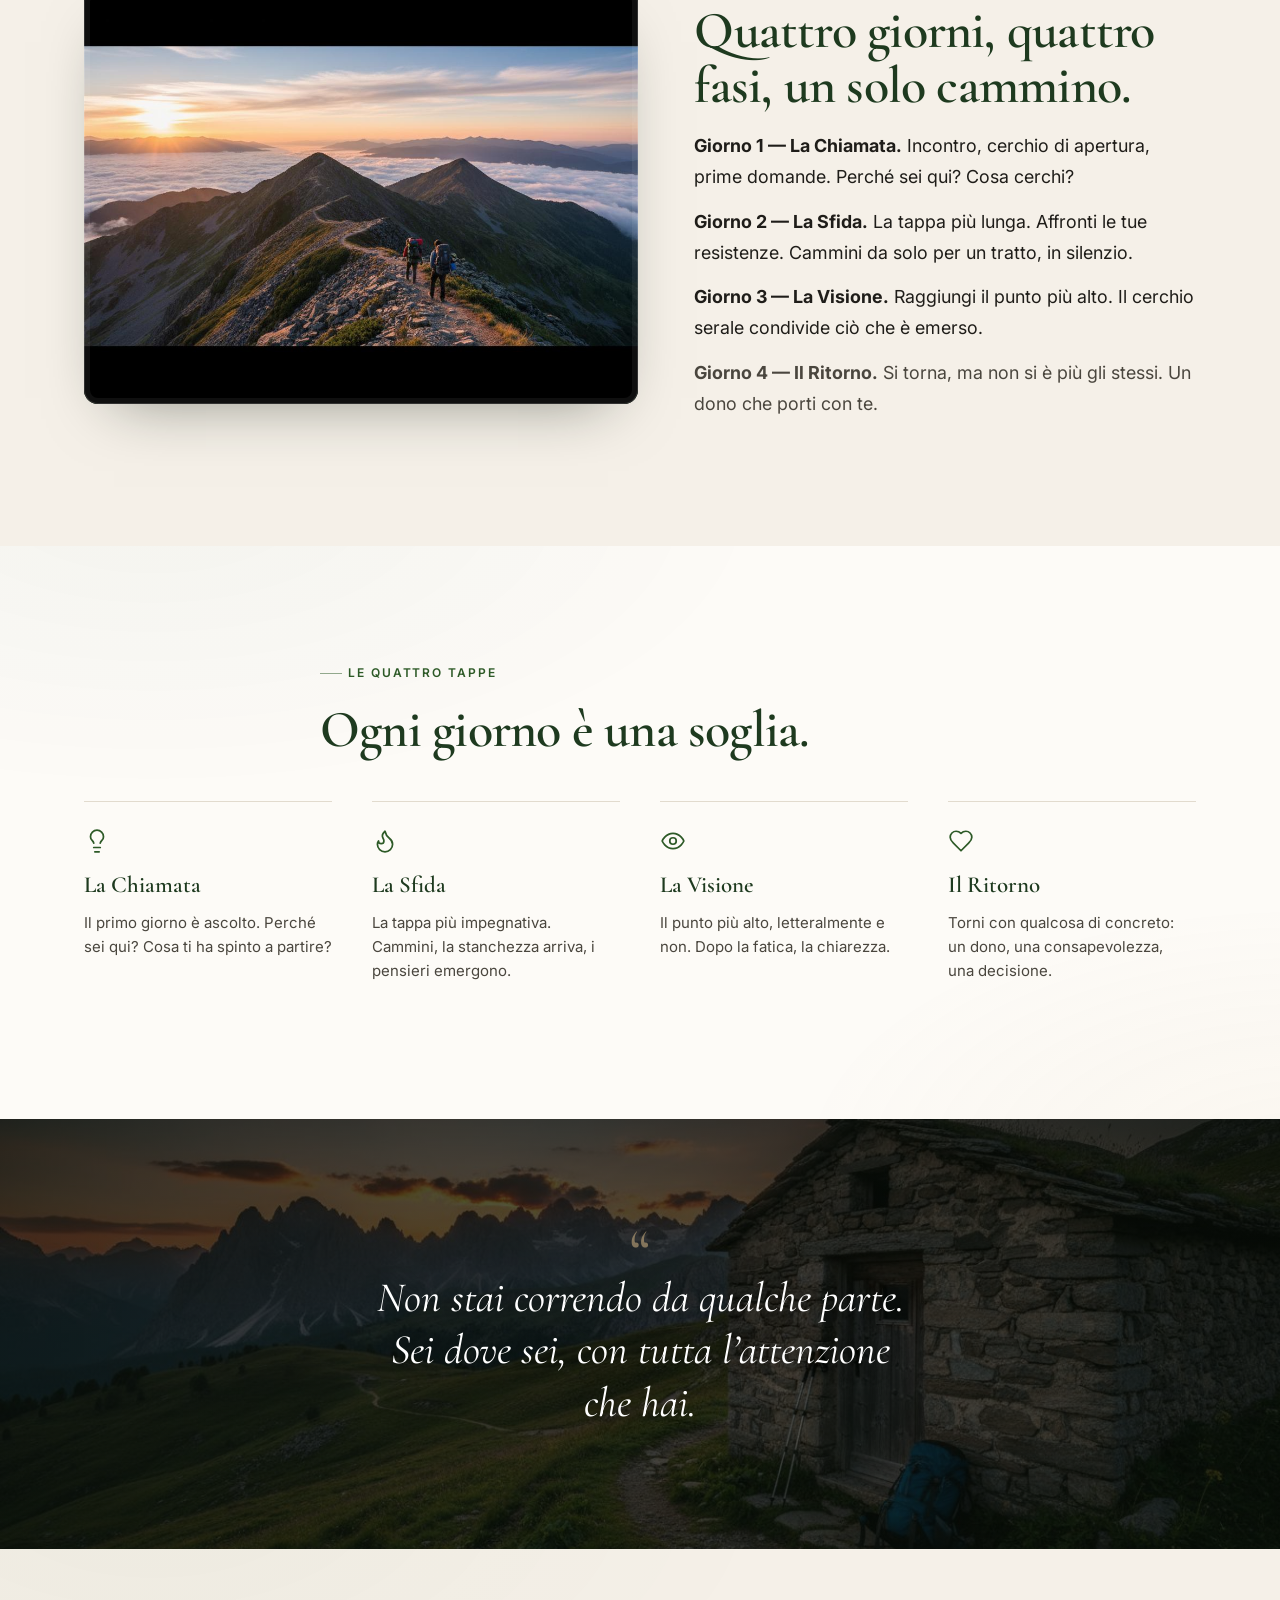
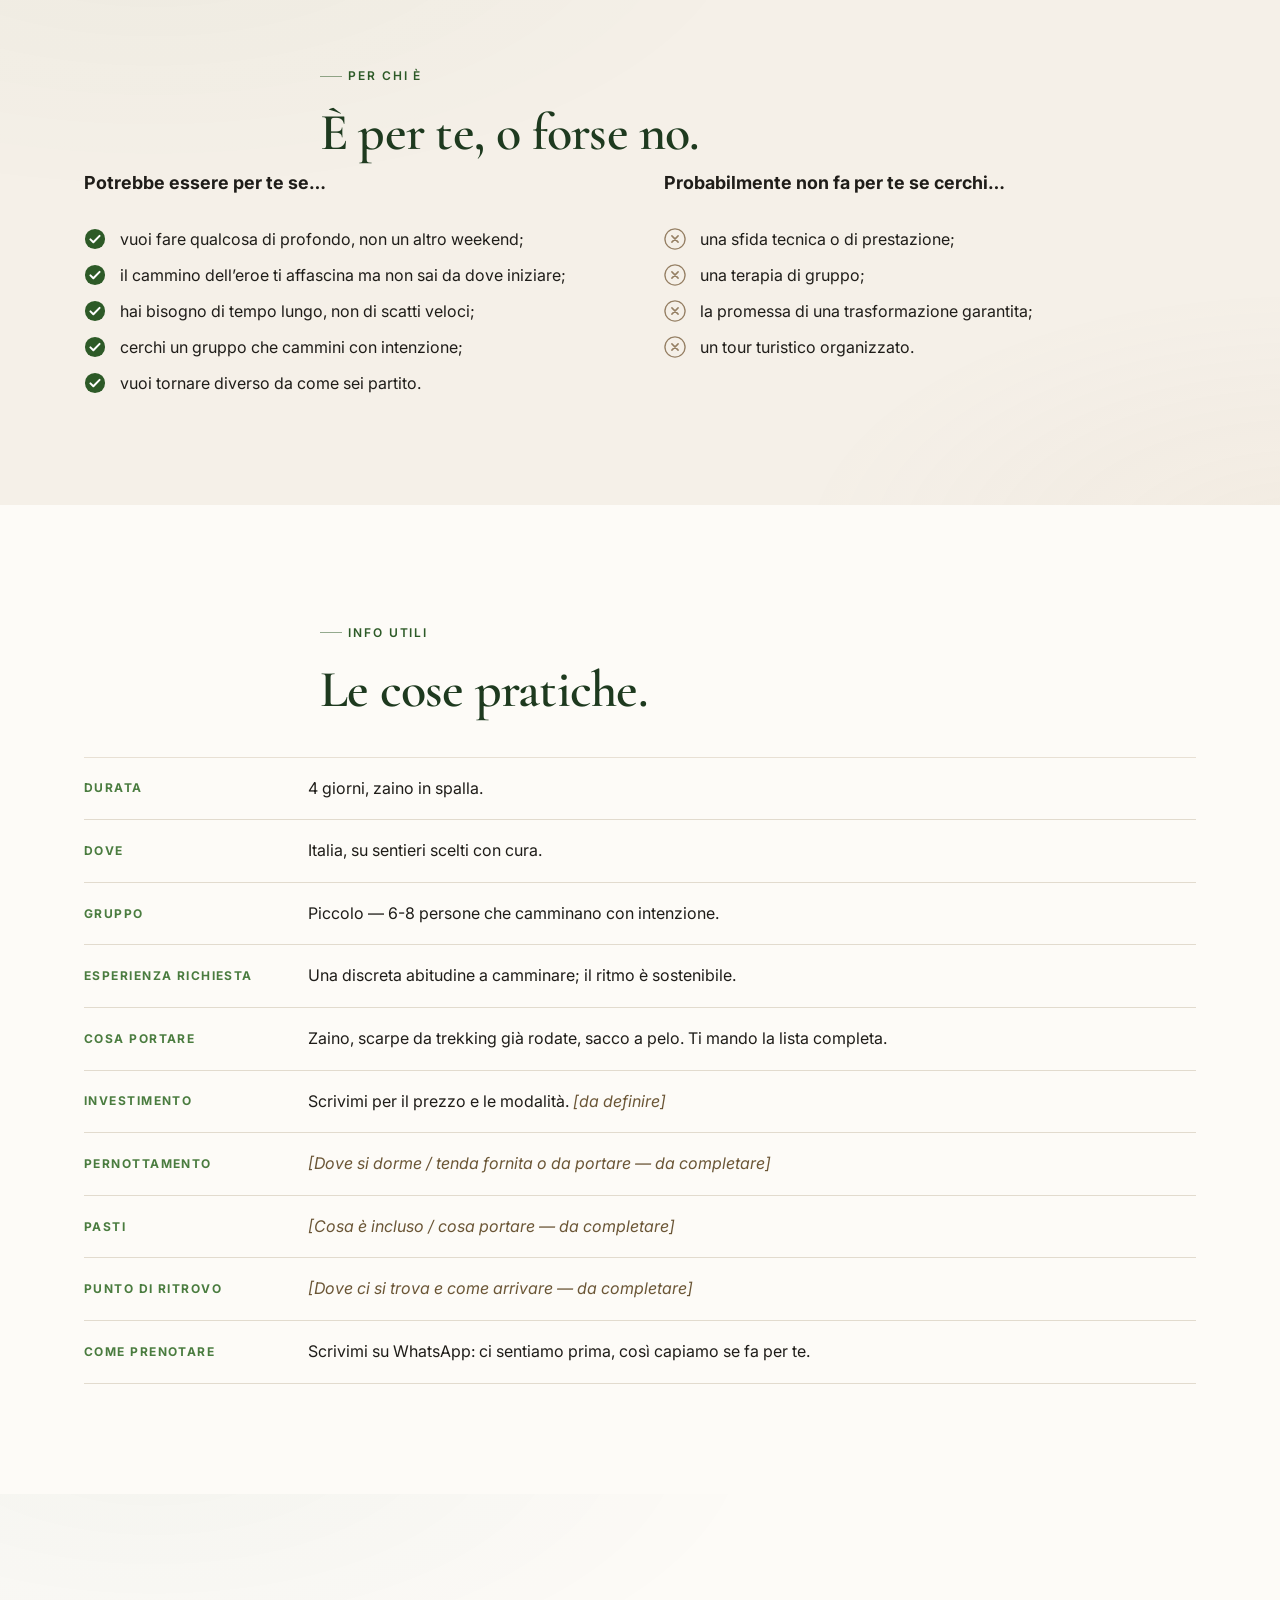
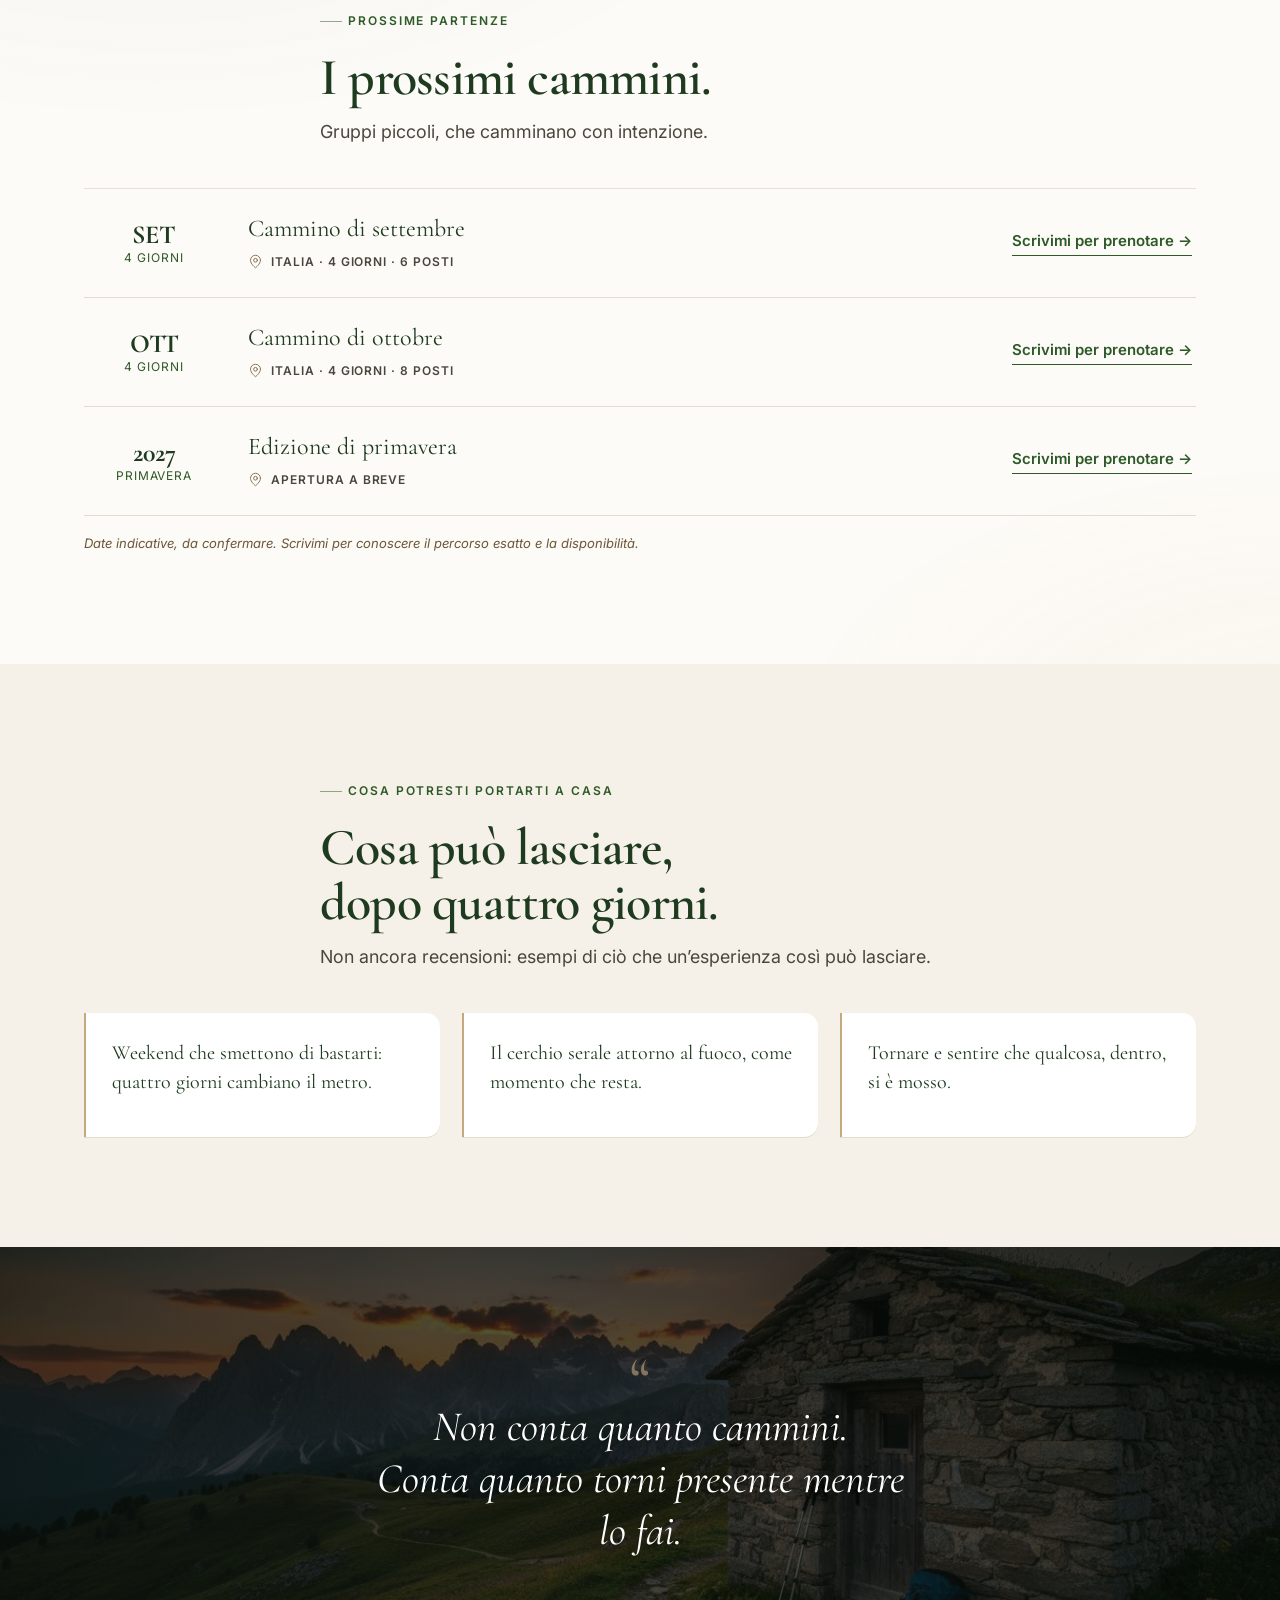
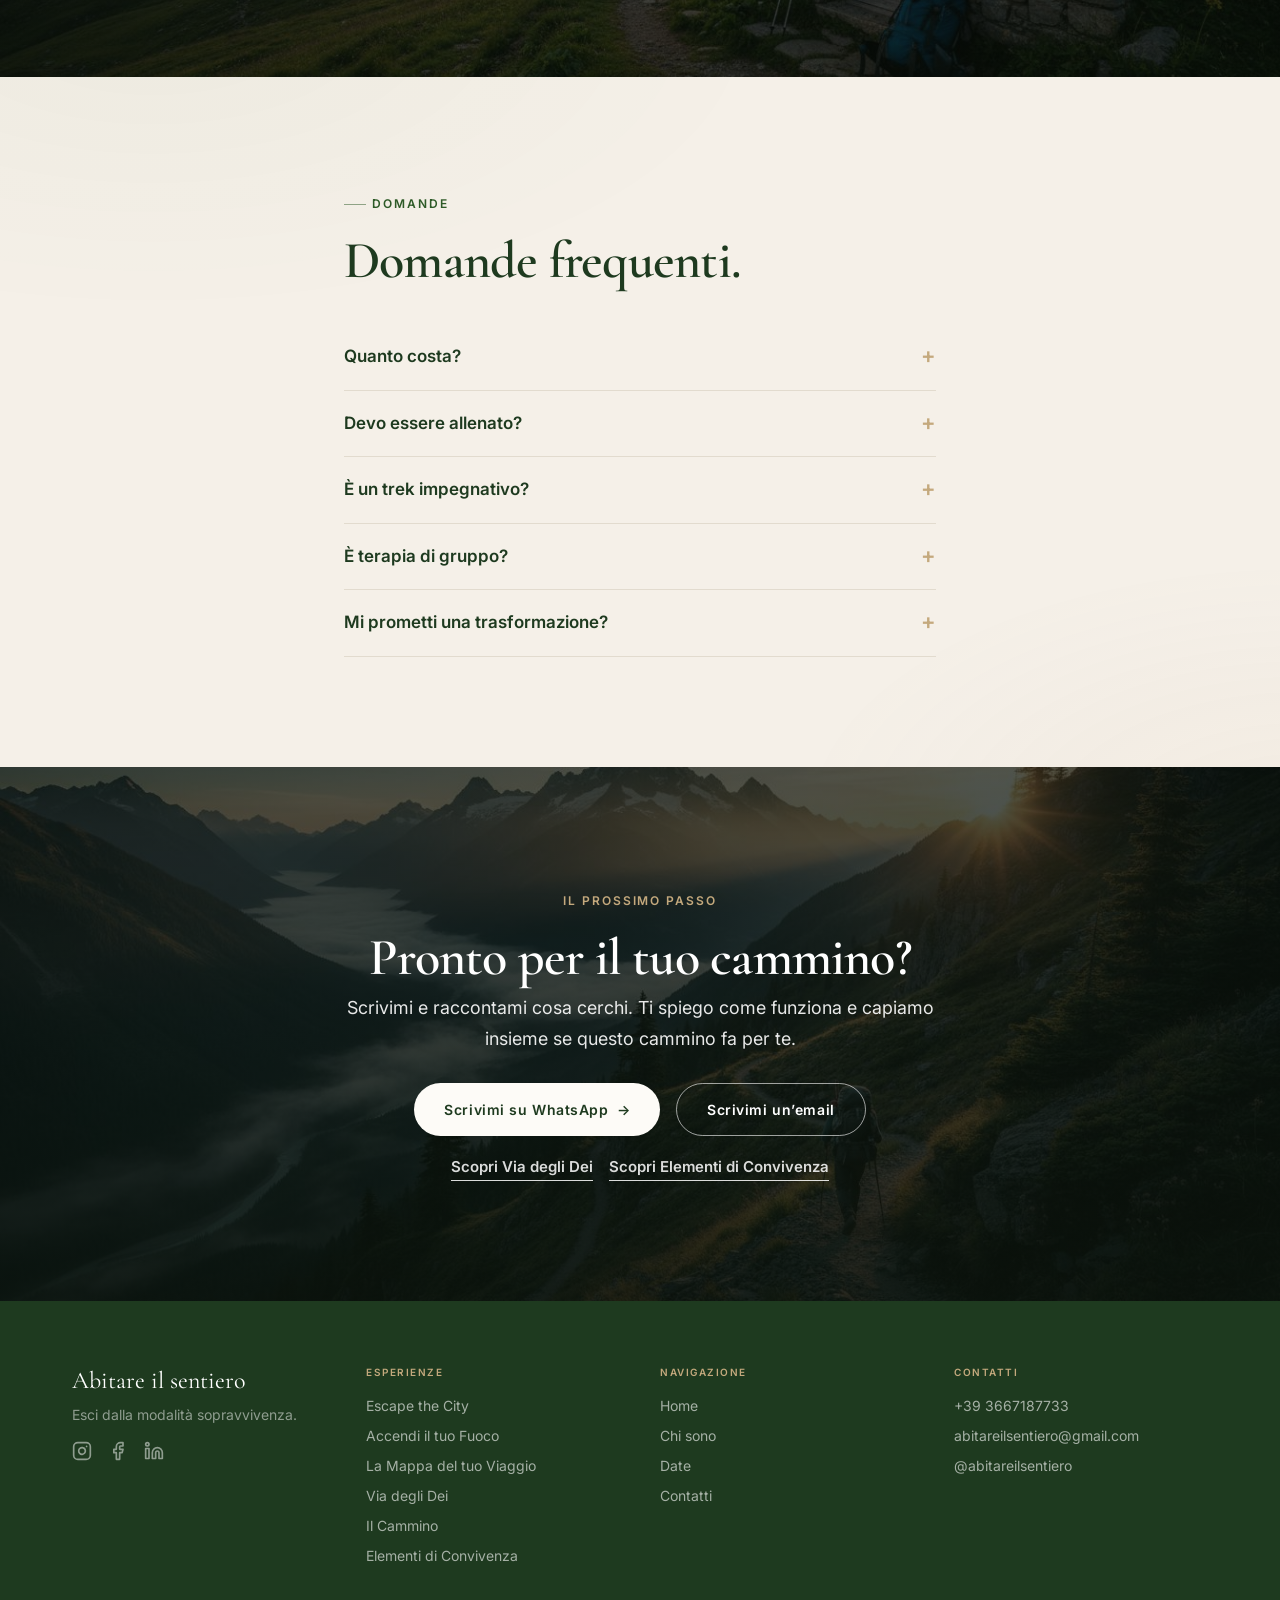
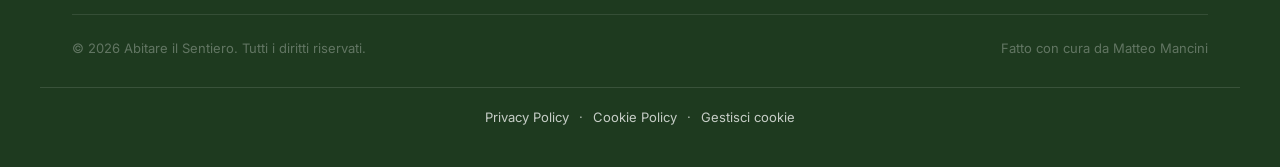
<file: cammino.html>
<!DOCTYPE html>
<html lang="it">
<head>
<meta charset="utf-8"/>
<meta content="width=device-width, initial-scale=1.0" name="viewport"/>
<title>Il Cammino &mdash; Abitare il Sentiero</title>
<meta content="Quattro giorni zaino in spalla. Ogni tappa e' una fase del Cammino dell'Eroe: la chiamata, la sfida, la visione, il ritorno." name="description"/>
<meta content="Abitare il Sentiero" name="author"/>
<link href="favicon.ico" rel="icon"/>
<meta content="Il Cammino &mdash; Abitare il Sentiero" property="og:title"/>
<meta content="Quattro giorni zaino in spalla. Ogni tappa e' una fase del Cammino dell'Eroe: la chiamata, la sfida, la visione, il ritorno." property="og:description"/>
<meta content="website" property="og:type"/>
<meta content="images/cammino-eroe.jpg" property="og:image"/>
<meta content="summary_large_image" name="twitter:card"/>
<meta content="images/cammino-eroe.jpg" name="twitter:image"/>
<link href="https://fonts.googleapis.com" rel="preconnect"/>
<link crossorigin="" href="https://fonts.gstatic.com" rel="preconnect"/>
<link href="https://fonts.googleapis.com/css2?family=Cormorant+Garamond:ital,wght@0,400;0,500;0,600;1,400;1,500&amp;family=Inter:wght@400;500;600&amp;display=swap" rel="stylesheet"/>
<link href="styles.css" rel="stylesheet"/>
</head>
<body>
<svg class="ais-ico-sprite" aria-hidden="true" focusable="false" xmlns="http://www.w3.org/2000/svg"><defs>
<symbol id="i-fire" viewBox="0 0 24 24"><path d="M8.5 14.5A2.5 2.5 0 0 0 11 12c0-1.38-.5-2-1-3-1.07-2.14-.22-4.05 2-6 .5 2.5 2 4.9 4 6.5 2 1.6 3 3.5 3 5.5a7 7 0 1 1-14 0c0-1.15.43-2.29 1-3a2.5 2.5 0 0 0 2.5 2.5z"/></symbol>
<symbol id="i-compass" viewBox="0 0 24 24"><circle cx="12" cy="12" r="10"/><polygon points="16.24 7.76 14.12 14.12 7.76 16.24 9.88 9.88 16.24 7.76"/></symbol>
<symbol id="i-footprints" viewBox="0 0 24 24"><path d="M4 16v-2.38C4 11.5 2.97 10.5 3 8c.03-2.72 1.49-6 4.5-6C9.37 2 10 3.8 10 5.5c0 3.11-2 5.66-2 8.68V16a2 2 0 1 1-4 0Z"/><path d="M20 20v-2.38c0-2.12 1.03-3.12 1-5.62-.03-2.72-1.49-6-4.5-6C14.63 6 14 7.8 14 9.5c0 3.11 2 5.66 2 8.68V20a2 2 0 1 0 4 0Z"/></symbol>
<symbol id="i-route" viewBox="0 0 24 24"><circle cx="6" cy="19" r="3"/><path d="M9 19h8.5a3.5 3.5 0 0 0 0-7h-11a3.5 3.5 0 0 1 0-7H15"/><circle cx="18" cy="5" r="3"/></symbol>
<symbol id="i-hammer" viewBox="0 0 24 24"><path d="m15 12-8.5 8.5a2.12 2.12 0 1 1-3-3L12 9"/><path d="M17.64 15 22 10.64"/><path d="m20.9 11.7-1.25-1.25c-.6-.6-.93-1.4-.93-2.25v-.86L16 4.6a5.56 5.56 0 0 0-3.94-1.64H9l.92.82A6.18 6.18 0 0 1 12 8.4v1.56l2 2h.86c.85 0 1.65.34 2.25.93l1.25 1.25"/></symbol>
<symbol id="i-wind" viewBox="0 0 24 24"><path d="M12.8 19.6A2 2 0 1 0 14 16H2"/><path d="M17.5 8a2.5 2.5 0 1 1 2 4H2"/><path d="M9.8 4.4A2 2 0 1 1 11 8H2"/></symbol>
<symbol id="i-sparkles" viewBox="0 0 24 24"><path d="m12 3-1.9 5.8a2 2 0 0 1-1.3 1.3L3 12l5.8 1.9a2 2 0 0 1 1.3 1.3L12 21l1.9-5.8a2 2 0 0 1 1.3-1.3L21 12l-5.8-1.9a2 2 0 0 1-1.3-1.3Z"/></symbol>
<symbol id="i-eye" viewBox="0 0 24 24"><path d="M2 12s3-7 10-7 10 7 10 7-3 7-10 7-10-7-10-7Z"/><circle cx="12" cy="12" r="3"/></symbol>
<symbol id="i-idea" viewBox="0 0 24 24"><path d="M15 14c.2-1 .7-1.7 1.5-2.5 1-.9 1.5-2.2 1.5-3.5A6 6 0 0 0 6 8c0 1 .2 2.2 1.5 3.5.7.7 1.3 1.5 1.5 2.5"/><path d="M9 18h6"/><path d="M10 22h4"/></symbol>
<symbol id="i-heart" viewBox="0 0 24 24"><path d="M19 14c1.49-1.46 3-3.21 3-5.5A5.5 5.5 0 0 0 16.5 3c-1.76 0-3 .5-4.5 2-1.5-1.5-2.74-2-4.5-2A5.5 5.5 0 0 0 2 8.5c0 2.3 1.5 4.05 3 5.5l7 7Z"/></symbol>
<symbol id="i-hand" viewBox="0 0 24 24"><path d="M18 11V6a2 2 0 0 0-4 0"/><path d="M14 10V4a2 2 0 0 0-4 0v2"/><path d="M10 10.5V6a2 2 0 0 0-4 0v8"/><path d="M18 8a2 2 0 1 1 4 0v6a8 8 0 0 1-8 8h-2c-2.8 0-4.5-.86-5.99-2.34l-3.6-3.6a2 2 0 0 1 2.83-2.82L7 15"/></symbol>
<symbol id="i-pin" viewBox="0 0 24 24"><path d="M20 10c0 6-8 12-8 12s-8-6-8-12a8 8 0 0 1 16 0Z"/><circle cx="12" cy="10" r="3"/></symbol>
<symbol id="i-clock" viewBox="0 0 24 24"><circle cx="12" cy="12" r="10"/><polyline points="12 6 12 12 16 14"/></symbol>
<symbol id="i-calendar" viewBox="0 0 24 24"><rect width="18" height="18" x="3" y="4" rx="2"/><path d="M3 10h18M8 2v4M16 2v4"/></symbol>
<symbol id="i-users" viewBox="0 0 24 24"><path d="M16 21v-2a4 4 0 0 0-4-4H6a4 4 0 0 0-4 4v2"/><circle cx="9" cy="7" r="4"/><path d="M22 21v-2a4 4 0 0 0-3-3.87"/><path d="M16 3.13a4 4 0 0 1 0 7.75"/></symbol>
<symbol id="i-arrow" viewBox="0 0 24 24"><path d="M5 12h14M13 6l6 6-6 6"/></symbol>
<symbol id="i-chevron" viewBox="0 0 24 24"><path d="m6 9 6 6 6-6"/></symbol>
<symbol id="i-utensils" viewBox="0 0 24 24"><path d="M3 2v7a2 2 0 0 0 4 0V2M5 2v20"/><path d="M21 15V2a5 5 0 0 0-3 5v6a2 2 0 0 0 2 2h1Zm0 0v7"/></symbol>
<symbol id="i-moon" viewBox="0 0 24 24"><path d="M12 3a6 6 0 0 0 9 9 9 9 0 1 1-9-9Z"/></symbol>
<symbol id="i-leaf" viewBox="0 0 24 24"><path d="M11 20A7 7 0 0 1 9.8 6.1C15.5 5 17 4.48 19 2c1 2 2 4.18 2 8 0 5.5-4.78 10-10 10Z"/><path d="M2 21c0-3 1.85-5.36 5.08-6"/></symbol>
<symbol id="i-message" viewBox="0 0 24 24"><path d="M7.9 20A9 9 0 1 0 4 16.1L2 22Z"/></symbol>
<symbol id="i-tent" viewBox="0 0 24 24"><path d="M3.5 21 14 3M20.5 21 10 3M15.5 21 12 15l-3.5 6M2 21h20"/></symbol>
<symbol id="i-drop" viewBox="0 0 24 24"><path d="M12 2.69l5.66 5.66a8 8 0 1 1-11.31 0z"/></symbol>
</defs></svg>
<!-- header condiviso (fonte: partials/header.html) -->
<header class="site-header fixed top-0 left-0 right-0 z-50 h-[72px]" id="site-header">
<div class="content-max-width h-full flex items-center justify-between">
<a class="nav-logo font-display text-[22px] font-medium text-white" href="index.html">Abitare il sentiero</a>
<nav class="hidden lg:flex items-center gap-8">
<div class="nav-dropdown">
<button aria-expanded="false" aria-haspopup="true" class="nav-link font-body text-sm font-medium tracking-wider text-white" id="exp-toggle">Esperienze</button>
<div class="nav-dropdown-menu" id="exp-menu">
<a href="escape-the-city.html">Escape the City</a>
<a href="accendi-il-tuo-fuoco.html">Accendi il tuo Fuoco</a>
<a href="la-mappa-del-tuo-viaggio.html">La Mappa del tuo Viaggio</a>
<a href="via-degli-dei.html">Via degli Dei</a>
<a href="cammino.html">Il Cammino</a>
<a href="elementi-di-convivenza.html">Elementi di Convivenza</a>
</div>
</div>
<a class="nav-link font-body text-sm font-medium tracking-wider text-white" href="chi-sono.html">Chi sono</a>
<a class="nav-link font-body text-sm font-medium tracking-wider text-white" href="index.html#date">Date</a>
<a class="nav-link font-body text-sm font-medium tracking-wider text-white" href="#contatti">Contatti</a>
</nav>
<a class="nav-cta hidden lg:inline-flex items-center gap-2 rounded-full px-5 py-3 font-body text-sm font-semibold tracking-wider bg-forest text-white hover:bg-forest-light transition-all duration-300" href="https://wa.me/+393667187733" rel="noopener noreferrer" target="_blank">Scrivimi</a>
<button aria-label="Menu" class="nav-burger lg:hidden p-2 text-white" id="nav-burger" type="button">
<svg fill="none" height="24" stroke="currentColor" stroke-linecap="round" stroke-width="2" viewbox="0 0 24 24" width="24"><path d="M4 5h16"></path><path d="M4 12h16"></path><path d="M4 19h16"></path></svg>
</button>
</div>
<div class="mobile-menu" id="mobile-menu">
<a href="index.html">Home</a>
<a href="escape-the-city.html">Escape the City</a>
<a href="accendi-il-tuo-fuoco.html">Accendi il tuo Fuoco</a>
<a href="la-mappa-del-tuo-viaggio.html">La Mappa del tuo Viaggio</a>
<a href="via-degli-dei.html">Via degli Dei</a>
<a href="cammino.html">Il Cammino</a>
<a href="elementi-di-convivenza.html">Elementi di Convivenza</a>
<a href="chi-sono.html">Chi sono</a>
<a href="index.html#date">Date</a>
<a href="#contatti">Contatti</a>
<a class="mobile-cta" href="https://wa.me/+393667187733" rel="noopener noreferrer" target="_blank">Scrivimi su WhatsApp</a>
</div>
</header>
<main>
  <section class="ais-hero">
    <div class="ais-hero__bg"><video autoplay="" loop="" muted="" playsinline="" poster="images/cammino-eroe.jpg" src="videos/cammino.mp4"></video></div>
    <div class="ais-hero__scrim"></div>
    <div class="ais-hero__inner">
      <span class="ais-eyebrow ais-hero__eyebrow">Cammino &middot; 4 giorni</span>
      <h1 class="ais-hero__title">Il Cammino</h1>
      <p class="ais-hero__sub">Il viaggio dell&rsquo;eroe, in natura.</p>
      <p class="ais-hero__lead">Quattro giorni zaino in spalla. Ogni tappa &egrave; una fase del cammino: la chiamata, la sfida, la visione, il ritorno con il dono.</p>
      <div class="ais-chips"><span class="ais-chip"><svg class="ais-ico"><use href="#i-clock"></use></svg>4 giorni</span><span class="ais-chip"><svg class="ais-ico"><use href="#i-users"></use></svg>Gruppo piccolo</span><span class="ais-chip"><svg class="ais-ico"><use href="#i-pin"></use></svg>Italia &middot; zaino in spalla</span></div>
      <div class="ais-cta-row"><a class="ais-btn-dark ais-arrow" href="#date">Scopri le prossime date</a><a class="ais-btn-ghost" href="https://wa.me/+393667187733" target="_blank" rel="noopener noreferrer" style="color:#fff;border-color:rgba(255,255,255,.6)">Scrivimi</a></div>
    </div>
  </section>
  <section class="ais-sec ais-sec--cream ais-sec--tint">
    <div class="ais-wrap ais-narrow ais-center">
      <span class="ais-eyebrow">Riconoscersi</span>
      <h2 class="ais-display">Tanti weekend, ma nessun viaggio vero?</h2>
      <div class="ais-stack ais-lead" style="margin-top:20px"><p>Weekend, gite, escursioni. Tutto bello, tutto effimero: torni carico e marted&igrave; mattina &egrave; gi&agrave; svanito.</p><p class="ais-muted">Il Cammino non &egrave; un weekend. Sono quattro giorni in cui ogni tappa ha un senso: chiamata, sfida, visione, ritorno.</p></div>
    </div>
  </section>
  <section class="ais-sec ais-sec--sand">
    <div class="ais-wrap"><div class="ais-show"><div class="ais-show__media"><img alt="" src="images/full-cammino.jpg"/></div><div>
          <span class="ais-eyebrow">Cosa succede</span>
          <h2 class="ais-display">Quattro giorni, quattro fasi, un solo cammino.</h2>
          <div class="ais-stack ais-lead" style="margin-top:18px"><p><strong>Giorno 1 &mdash; La Chiamata.</strong> Incontro, cerchio di apertura, prime domande. Perch&eacute; sei qui? Cosa cerchi?</p><p><strong>Giorno 2 &mdash; La Sfida.</strong> La tappa pi&ugrave; lunga. Affronti le tue resistenze. Cammini da solo per un tratto, in silenzio.</p><p><strong>Giorno 3 &mdash; La Visione.</strong> Raggiungi il punto pi&ugrave; alto. Il cerchio serale condivide ci&ograve; che &egrave; emerso.</p><p class="ais-muted"><strong>Giorno 4 &mdash; Il Ritorno.</strong> Si torna, ma non si &egrave; pi&ugrave; gli stessi. Un dono che porti con te.</p></div>
        </div></div></div>
  </section>
  <section class="ais-sec ais-sec--cream ais-sec--tint">
    <div class="ais-wrap">
      <div class="ais-narrow"><span class="ais-eyebrow">Le quattro tappe</span><h2 class="ais-display">Ogni giorno &egrave; una soglia.</h2></div>
      <div class="ais-grid ais-grid--4"><div class="ais-practice"><svg class="ais-ico ais-practice__ico"><use href="#i-idea"></use></svg><h3>La Chiamata</h3><p>Il primo giorno &egrave; ascolto. Perch&eacute; sei qui? Cosa ti ha spinto a partire?</p></div><div class="ais-practice"><svg class="ais-ico ais-practice__ico"><use href="#i-fire"></use></svg><h3>La Sfida</h3><p>La tappa pi&ugrave; impegnativa. Cammini, la stanchezza arriva, i pensieri emergono.</p></div><div class="ais-practice"><svg class="ais-ico ais-practice__ico"><use href="#i-eye"></use></svg><h3>La Visione</h3><p>Il punto pi&ugrave; alto, letteralmente e non. Dopo la fatica, la chiarezza.</p></div><div class="ais-practice"><svg class="ais-ico ais-practice__ico"><use href="#i-heart"></use></svg><h3>Il Ritorno</h3><p>Torni con qualcosa di concreto: un dono, una consapevolezza, una decisione.</p></div></div>
    </div>
  </section>
  <section class="ais-interlude">
    <div class="ais-interlude__bg"><img alt="" src="images/cammino-giorno2.jpg"/></div>
    <div class="ais-interlude__scrim"></div>
    <div class="ais-wrap ais-narrow">
      <span class="ais-interlude__mark" aria-hidden="true">&ldquo;</span>
      <p class="ais-interlude__q">Non stai correndo da qualche parte.<br/>Sei dove sei, con tutta l&rsquo;attenzione che hai.</p>
    </div>
  </section>
  <section class="ais-sec ais-sec--sand ais-sec--tint">
    <div class="ais-wrap">
      <div class="ais-narrow"><span class="ais-eyebrow">Per chi &egrave;</span><h2 class="ais-display">&Egrave; per te, o forse no.</h2></div>
      <div class="ais-two">
        <div>
          <p class="ais-lead" style="margin-bottom:14px"><strong>Potrebbe essere per te se&hellip;</strong></p>
          <ul class="ais-checks ais-checks--yes"><li>vuoi fare qualcosa di profondo, non un altro weekend;</li><li>il cammino dell&rsquo;eroe ti affascina ma non sai da dove iniziare;</li><li>hai bisogno di tempo lungo, non di scatti veloci;</li><li>cerchi un gruppo che cammini con intenzione;</li><li>vuoi tornare diverso da come sei partito.</li></ul>
        </div>
        <div>
          <p class="ais-lead" style="margin-bottom:14px"><strong>Probabilmente non fa per te se cerchi&hellip;</strong></p>
          <ul class="ais-checks ais-checks--no"><li>una sfida tecnica o di prestazione;</li><li>una terapia di gruppo;</li><li>la promessa di una trasformazione garantita;</li><li>un tour turistico organizzato.</li></ul>
        </div>
      </div>
    </div>
  </section>
  <section class="ais-sec ais-sec--cream">
    <div class="ais-wrap">
      <div class="ais-narrow"><span class="ais-eyebrow">Info utili</span><h2 class="ais-display">Le cose pratiche.</h2></div>
      <div class="ais-data"><div class="ais-data__row"><div class="ais-data__k">Durata</div><div class="ais-data__v">4 giorni, zaino in spalla.</div></div><div class="ais-data__row"><div class="ais-data__k">Dove</div><div class="ais-data__v">Italia, su sentieri scelti con cura.</div></div><div class="ais-data__row"><div class="ais-data__k">Gruppo</div><div class="ais-data__v">Piccolo &mdash; 6-8 persone che camminano con intenzione.</div></div><div class="ais-data__row"><div class="ais-data__k">Esperienza richiesta</div><div class="ais-data__v">Una discreta abitudine a camminare; il ritmo &egrave; sostenibile.</div></div><div class="ais-data__row"><div class="ais-data__k">Cosa portare</div><div class="ais-data__v">Zaino, scarpe da trekking gi&agrave; rodate, sacco a pelo. Ti mando la lista completa.</div></div><div class="ais-data__row"><div class="ais-data__k">Investimento</div><div class="ais-data__v">Scrivimi per il prezzo e le modalit&agrave;. <span class="todo">[da definire]</span></div></div><div class="ais-data__row"><div class="ais-data__k">Pernottamento</div><div class="ais-data__v"><span class="todo">[Dove si dorme / tenda fornita o da portare — da completare]</span></div></div><div class="ais-data__row"><div class="ais-data__k">Pasti</div><div class="ais-data__v"><span class="todo">[Cosa è incluso / cosa portare — da completare]</span></div></div><div class="ais-data__row"><div class="ais-data__k">Punto di ritrovo</div><div class="ais-data__v"><span class="todo">[Dove ci si trova e come arrivare — da completare]</span></div></div><div class="ais-data__row"><div class="ais-data__k">Come prenotare</div><div class="ais-data__v">Scrivimi su WhatsApp: ci sentiamo prima, cos&igrave; capiamo se fa per te.</div></div></div>
    </div>
  </section>
  <section class="ais-sec ais-sec--cream ais-sec--tint" id="date">
    <div class="ais-wrap">
      <div class="ais-narrow"><span class="ais-eyebrow">Prossime partenze</span><h2 class="ais-display">I prossimi cammini.</h2><p class="ais-lead ais-muted" style="margin-top:12px">Gruppi piccoli, che camminano con intenzione.</p></div>
      <div class="ais-cal"><div class="ais-cal__row"><div class="ais-cal__date"><b>SET</b><span>4 giorni</span></div><div><h3 class="ais-cal__t">Cammino di settembre</h3><p class="ais-cal__meta"><svg class="ais-ico"><use href="#i-pin"></use></svg>Italia &middot; 4 giorni &middot; 6 posti</p></div><a class="ais-textlink ais-cal__cta" href="https://wa.me/+393667187733" target="_blank" rel="noopener noreferrer">Scrivimi per prenotare &rarr;</a></div><div class="ais-cal__row"><div class="ais-cal__date"><b>OTT</b><span>4 giorni</span></div><div><h3 class="ais-cal__t">Cammino di ottobre</h3><p class="ais-cal__meta"><svg class="ais-ico"><use href="#i-pin"></use></svg>Italia &middot; 4 giorni &middot; 8 posti</p></div><a class="ais-textlink ais-cal__cta" href="https://wa.me/+393667187733" target="_blank" rel="noopener noreferrer">Scrivimi per prenotare &rarr;</a></div><div class="ais-cal__row"><div class="ais-cal__date"><b>2027</b><span>primavera</span></div><div><h3 class="ais-cal__t">Edizione di primavera</h3><p class="ais-cal__meta"><svg class="ais-ico"><use href="#i-pin"></use></svg>Apertura a breve</p></div><a class="ais-textlink ais-cal__cta" href="https://wa.me/+393667187733" target="_blank" rel="noopener noreferrer">Scrivimi per prenotare &rarr;</a></div></div>
      <p class="ais-cal__note">Date indicative, da confermare. Scrivimi per conoscere il percorso esatto e la disponibilit&agrave;.</p>
    </div>
  </section>
  <section class="ais-sec ais-sec--sand">
    <div class="ais-wrap">
      <div class="ais-narrow"><span class="ais-eyebrow">Cosa potresti portarti a casa</span><h2 class="ais-display">Cosa pu&ograve; lasciare, dopo quattro giorni.</h2><p class="ais-lead ais-muted" style="margin-top:12px">Non ancora recensioni: esempi di ci&ograve; che un&rsquo;esperienza cos&igrave; pu&ograve; lasciare.</p></div>
      <div class="ais-quotes" style="margin-top:40px"><blockquote class="ais-quote"><p>Weekend che smettono di bastarti: quattro giorni cambiano il metro.</p></blockquote><blockquote class="ais-quote"><p>Il cerchio serale attorno al fuoco, come momento che resta.</p></blockquote><blockquote class="ais-quote"><p>Tornare e sentire che qualcosa, dentro, si &egrave; mosso.</p></blockquote></div>
    </div>
  </section>
  <section class="ais-interlude">
    <div class="ais-interlude__bg"><img alt="" src="images/cammino-giorno2.jpg"/></div>
    <div class="ais-interlude__scrim"></div>
    <div class="ais-wrap ais-narrow">
      <span class="ais-interlude__mark" aria-hidden="true">&ldquo;</span>
      <p class="ais-interlude__q">Non conta quanto cammini.<br/>Conta quanto torni presente mentre lo fai.</p>
    </div>
  </section>
  <section class="ais-sec ais-sec--sand ais-sec--tint">
    <div class="ais-wrap ais-narrow">
      <span class="ais-eyebrow">Domande</span><h2 class="ais-display">Domande frequenti.</h2>
      <div class="ais-faq"><details><summary>Quanto costa?</summary><p>Scrivimi: ti dico il prezzo e cosa &egrave; incluso in base alla data e al formato. Gruppi piccoli, posti limitati.</p></details><details><summary>Devo essere allenato?</summary><p>Serve una discreta abitudine a camminare. Il ritmo &egrave; lento e sostenibile: conta la presenza, non la prestazione.</p></details><details><summary>&Egrave; un trek impegnativo?</summary><p>No. La difficolt&agrave; tecnica non conta: il cammino &egrave; metafora, non prestazione.</p></details><details><summary>&Egrave; terapia di gruppo?</summary><p>No. Non ti chiedo di condividere traumi: le cose emergono da s&eacute;, se vogliono.</p></details><details><summary>Mi prometti una trasformazione?</summary><p>No. Ti prometto un cammino onesto e condiviso: quello che ne nasce &egrave; tuo.</p></details></div>
    </div>
  </section>
  <section class="ais-photopanel" id="parliamone">
    <div class="ais-photopanel__bg"><img alt="" src="images/cammino-eroe.jpg"/></div>
    <div class="ais-photopanel__scrim" style="background:linear-gradient(180deg,rgba(12,20,12,.6),rgba(12,20,12,.8))"></div>
    <div class="ais-wrap ais-narrow ais-center">
      <span class="ais-eyebrow ais-eyebrow--onphoto">Il prossimo passo</span>
      <h2 class="ais-display" style="color:#fff">Pronto per il tuo cammino?</h2>
      <p class="ais-lead" style="color:rgba(255,255,255,.9)">Scrivimi e raccontami cosa cerchi. Ti spiego come funziona e capiamo insieme se questo cammino fa per te.</p>
      <div class="ais-cta-row" style="justify-content:center;margin-top:28px">
        <a class="ais-btn-dark ais-arrow" href="https://wa.me/+393667187733" target="_blank" rel="noopener noreferrer" style="background:var(--ais-cream);color:var(--ais-forest-deep)">Scrivimi su WhatsApp</a>
        <a class="ais-btn-ghost" href="mailto:abitareilsentiero@gmail.com" style="color:#fff;border-color:rgba(255,255,255,.6)">Scrivimi un&rsquo;email</a>
      </div>
      <div class="ais-cta-row" style="justify-content:center;margin-top:20px"><a class="ais-textlink" href="via-degli-dei.html" style="color:rgba(255,255,255,.85)">Scopri Via degli Dei</a><a class="ais-textlink" href="elementi-di-convivenza.html" style="color:rgba(255,255,255,.85)">Scopri Elementi di Convivenza</a></div>
    </div>
  </section>
</main>
<!-- footer condiviso (fonte: partials/footer.html) -->
<footer class="bg-forest-deep pt-16 pb-10" id="contatti"><div class="content-max-width"><div class="grid grid-cols-1 md:grid-cols-4 gap-10"><div><a class="font-display text-2xl text-white" href="#abitare">Abitare il sentiero</a><p class="font-body text-sm text-white/50 mt-2">Esci dalla modalità sopravvivenza.</p><div class="flex items-center gap-4 mt-4"><a aria-label="Instagram" class="text-white/50 hover:text-white transition-colors" href="https://instagram.com/abitareilsentiero" rel="noopener noreferrer" target="_blank"><svg fill="none" height="20" stroke="currentColor" stroke-linecap="round" stroke-linejoin="round" stroke-width="2" viewbox="0 0 24 24" width="20"><rect height="20" rx="5" ry="5" width="20" x="2" y="2"></rect><path d="M16 11.37A4 4 0 1 1 12.63 8 4 4 0 0 1 16 11.37z"></path><line x1="17.5" x2="17.51" y1="6.5" y2="6.5"></line></svg></a><a aria-label="Facebook" class="text-white/50 hover:text-white transition-colors" href="https://facebook.com/abitareilsentiero" rel="noopener noreferrer" target="_blank"><svg fill="none" height="20" stroke="currentColor" stroke-linecap="round" stroke-linejoin="round" stroke-width="2" viewbox="0 0 24 24" width="20"><path d="M18 2h-3a5 5 0 0 0-5 5v3H7v4h3v8h4v-8h3l1-4h-4V7a1 1 0 0 1 1-1h3z"></path></svg></a><a aria-label="LinkedIn" class="text-white/50 hover:text-white transition-colors" href="https://linkedin.com/in/matteo-mancini-outdoor" rel="noopener noreferrer" target="_blank"><svg fill="none" height="20" stroke="currentColor" stroke-linecap="round" stroke-linejoin="round" stroke-width="2" viewbox="0 0 24 24" width="20"><path d="M16 8a6 6 0 0 1 6 6v7h-4v-7a2 2 0 0 0-2-2 2 2 0 0 0-2 2v7h-4v-7a6 6 0 0 1 6-6z"></path><rect height="12" width="4" x="2" y="9"></rect><circle cx="4" cy="4" r="2"></circle></svg></a></div></div><div><p class="font-body text-[10px] font-semibold uppercase tracking-[0.15em] text-earth mb-4">Esperienze</p><div class="flex flex-col gap-2.5"><a class="font-body text-sm text-white/60 hover:text-white transition-colors" href="escape-the-city.html">Escape the City</a><a class="font-body text-sm text-white/60 hover:text-white transition-colors" href="accendi-il-tuo-fuoco.html">Accendi il tuo Fuoco</a><a class="font-body text-sm text-white/60 hover:text-white transition-colors" href="la-mappa-del-tuo-viaggio.html">La Mappa del tuo Viaggio</a><a class="font-body text-sm text-white/60 hover:text-white transition-colors" href="via-degli-dei.html">Via degli Dei</a><a class="font-body text-sm text-white/60 hover:text-white transition-colors" href="cammino.html">Il Cammino</a><a class="font-body text-sm text-white/60 hover:text-white transition-colors" href="elementi-di-convivenza.html">Elementi di Convivenza</a></div></div><div><p class="font-body text-[10px] font-semibold uppercase tracking-[0.15em] text-earth mb-4">Navigazione</p><div class="flex flex-col gap-2.5"><a class="font-body text-sm text-white/60 hover:text-white transition-colors" href="#abitare">Home</a><a class="font-body text-sm text-white/60 hover:text-white transition-colors" href="chi-sono.html">Chi sono</a><a class="font-body text-sm text-white/60 hover:text-white transition-colors" href="#date">Date</a><a class="font-body text-sm text-white/60 hover:text-white transition-colors" href="#contatti">Contatti</a></div></div><div><p class="font-body text-[10px] font-semibold uppercase tracking-[0.15em] text-earth mb-4">Contatti</p><div class="flex flex-col gap-2.5"><a class="font-body text-sm text-white/60 hover:text-white transition-colors flex items-center gap-2" href="https://wa.me/+393667187733" rel="noopener noreferrer" target="_blank">+39 3667187733</a><a class="font-body text-sm text-white/60 hover:text-white transition-colors" href="mailto:abitareilsentiero@gmail.com">abitareilsentiero@gmail.com</a><a class="font-body text-sm text-white/60 hover:text-white transition-colors" href="https://instagram.com/abitareilsentiero" rel="noopener noreferrer" target="_blank">@abitareilsentiero</a></div></div></div><div class="mt-12 pt-6 border-t border-white/10 flex flex-col sm:flex-row items-center justify-between gap-4"><p class="font-body text-[13px] text-white/30">© 2026 Abitare il Sentiero. Tutti i diritti riservati.</p><p class="font-body text-[13px] text-white/30">Fatto con cura da Matteo Mancini</p></div></div><div class="footer-legal content-max-width"><a href="privacy.html">Privacy Policy</a><span aria-hidden="true">·</span><a href="cookie-policy.html">Cookie Policy</a><span aria-hidden="true">·</span><button class="footer-legal-btn" id="manage-cookies" type="button">Gestisci cookie</button></div></footer>

<script src="config.js"></script>
<script src="site.js"></script>
<script src="cookies.js"></script>
<script src="forms.js"></script>
</body>
</html>
</file>
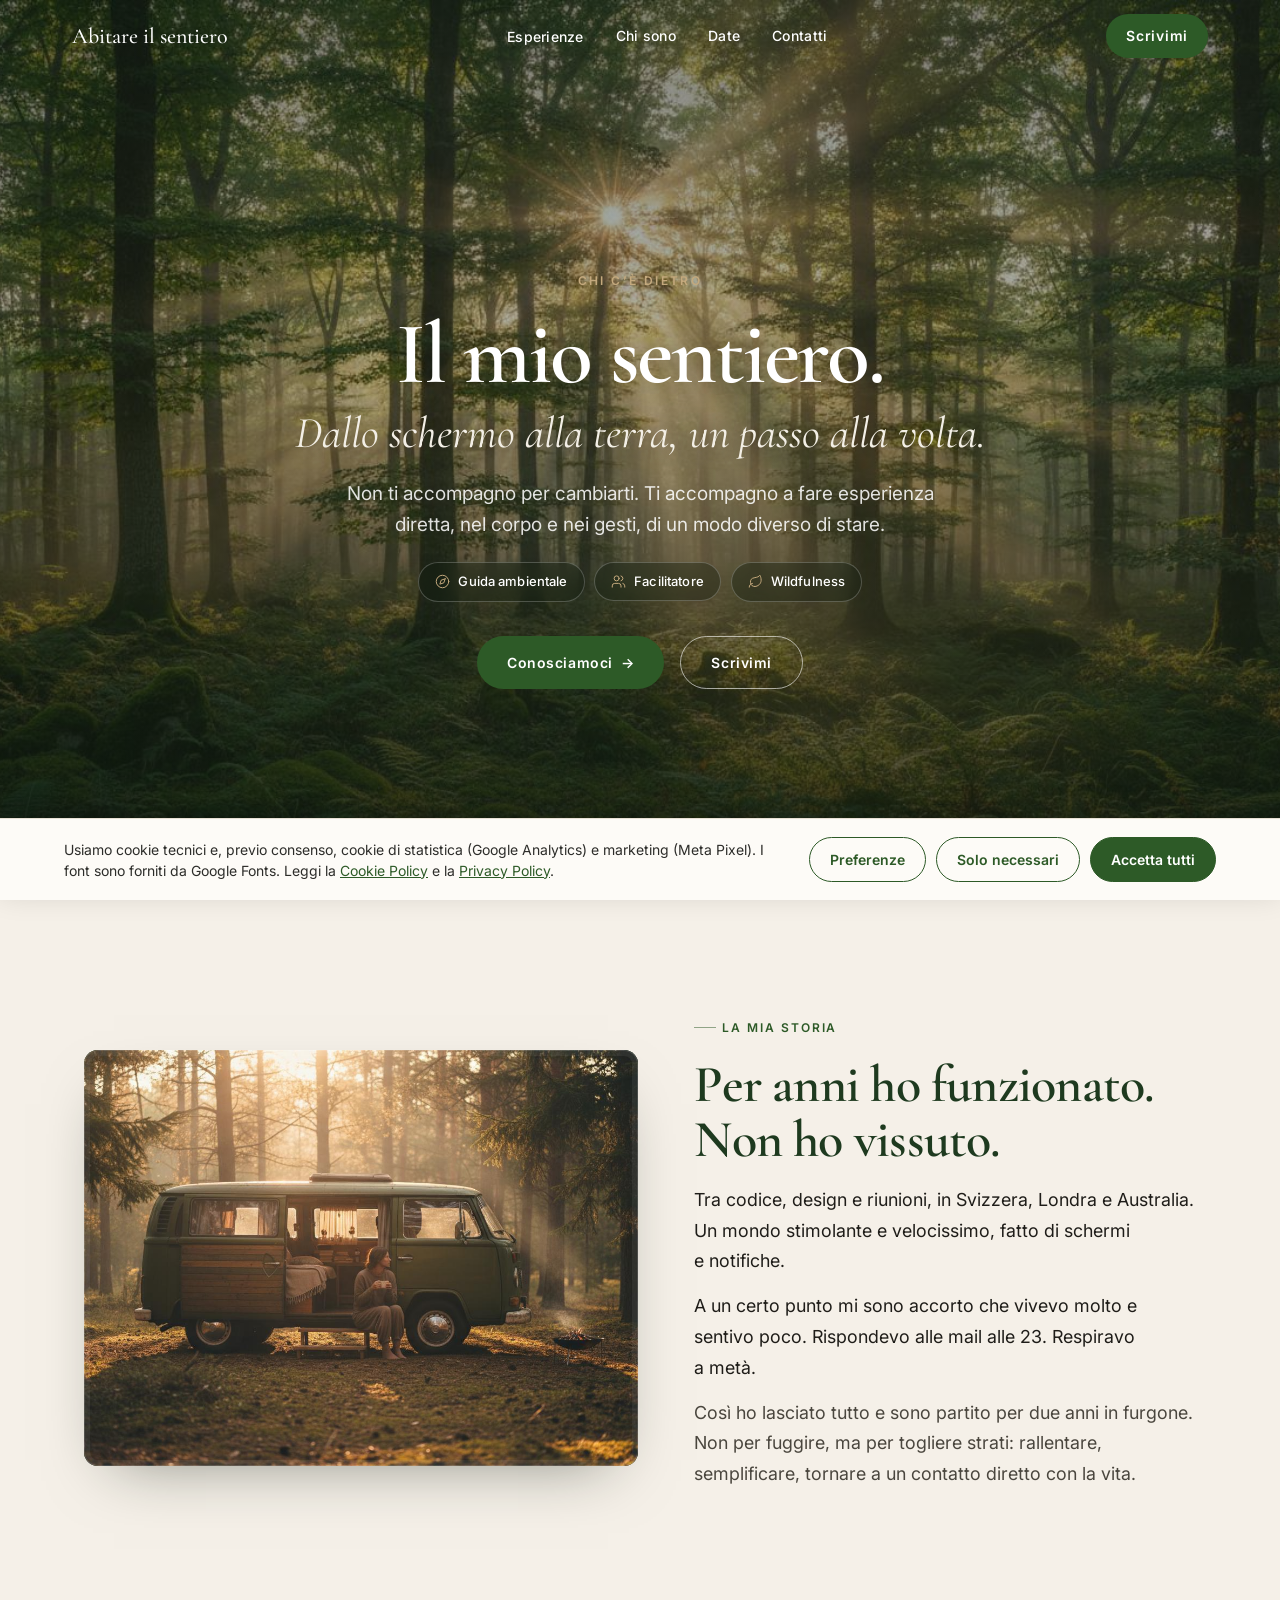
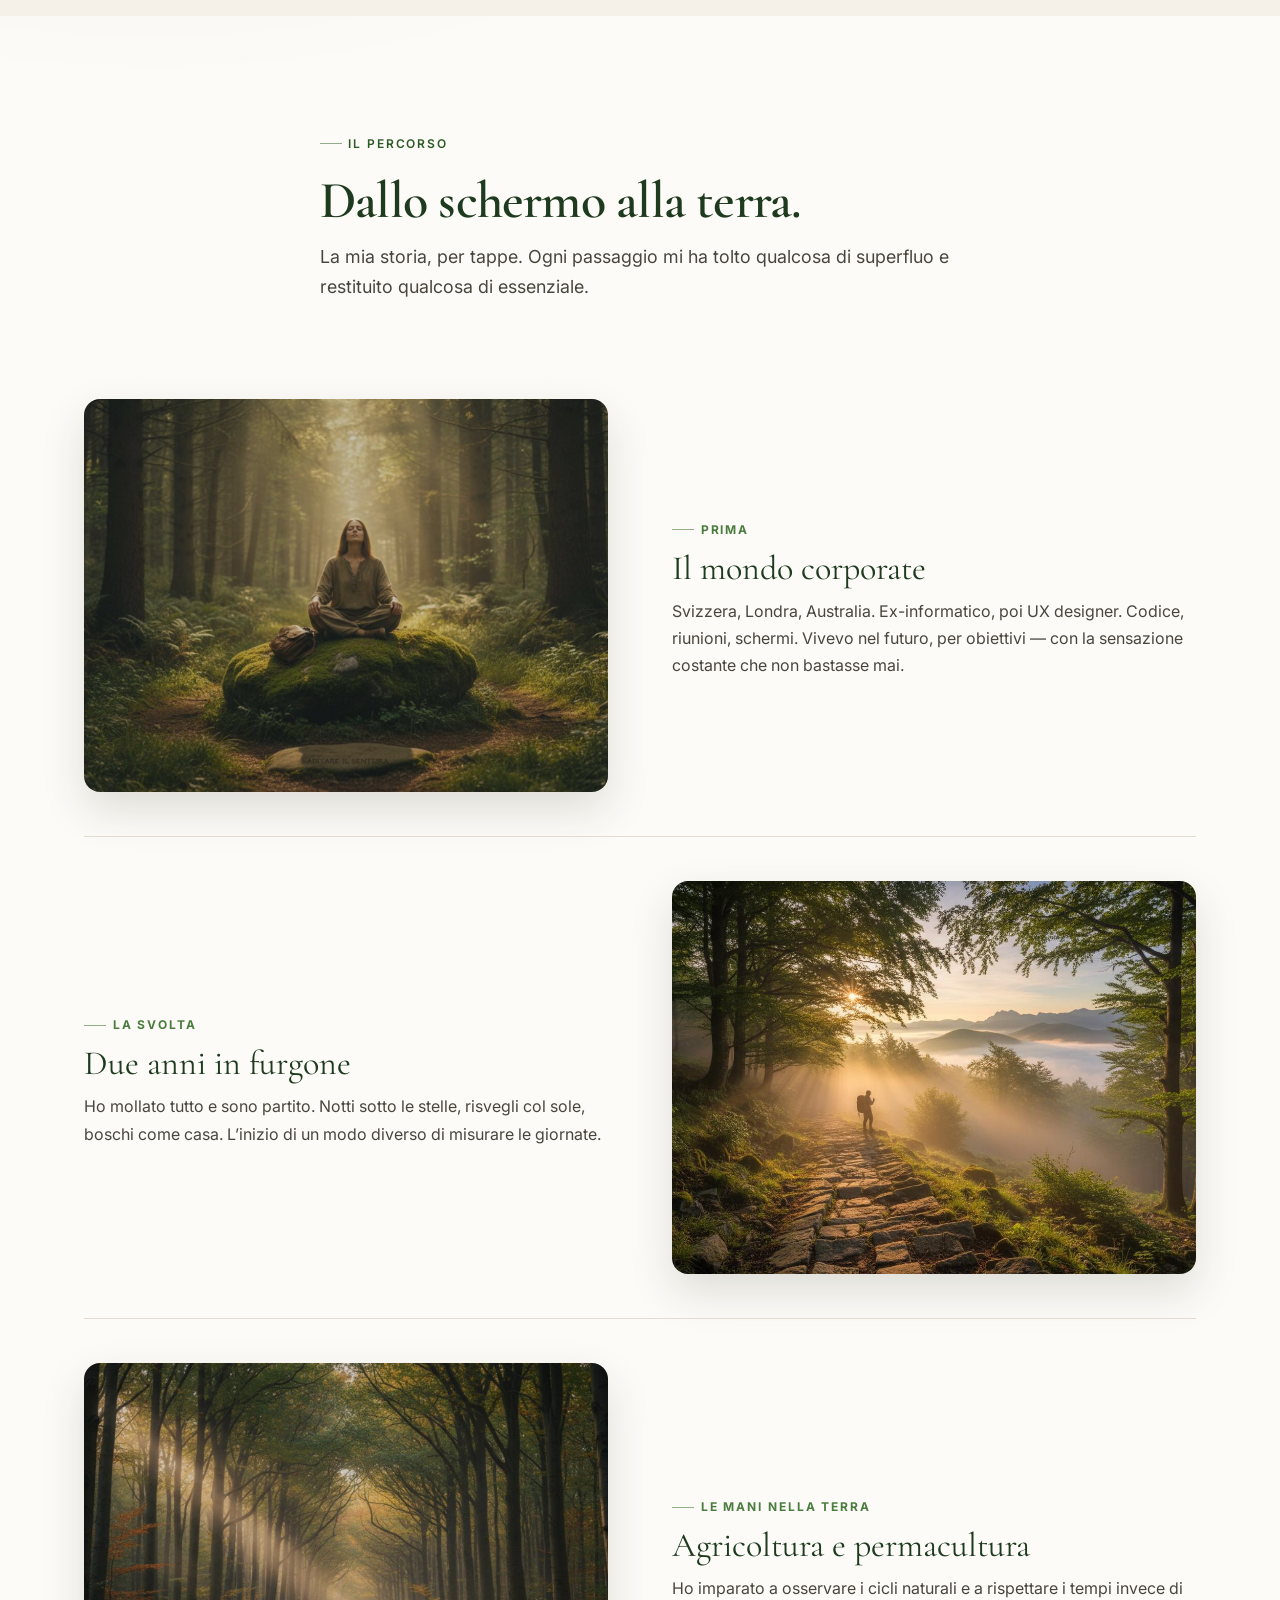
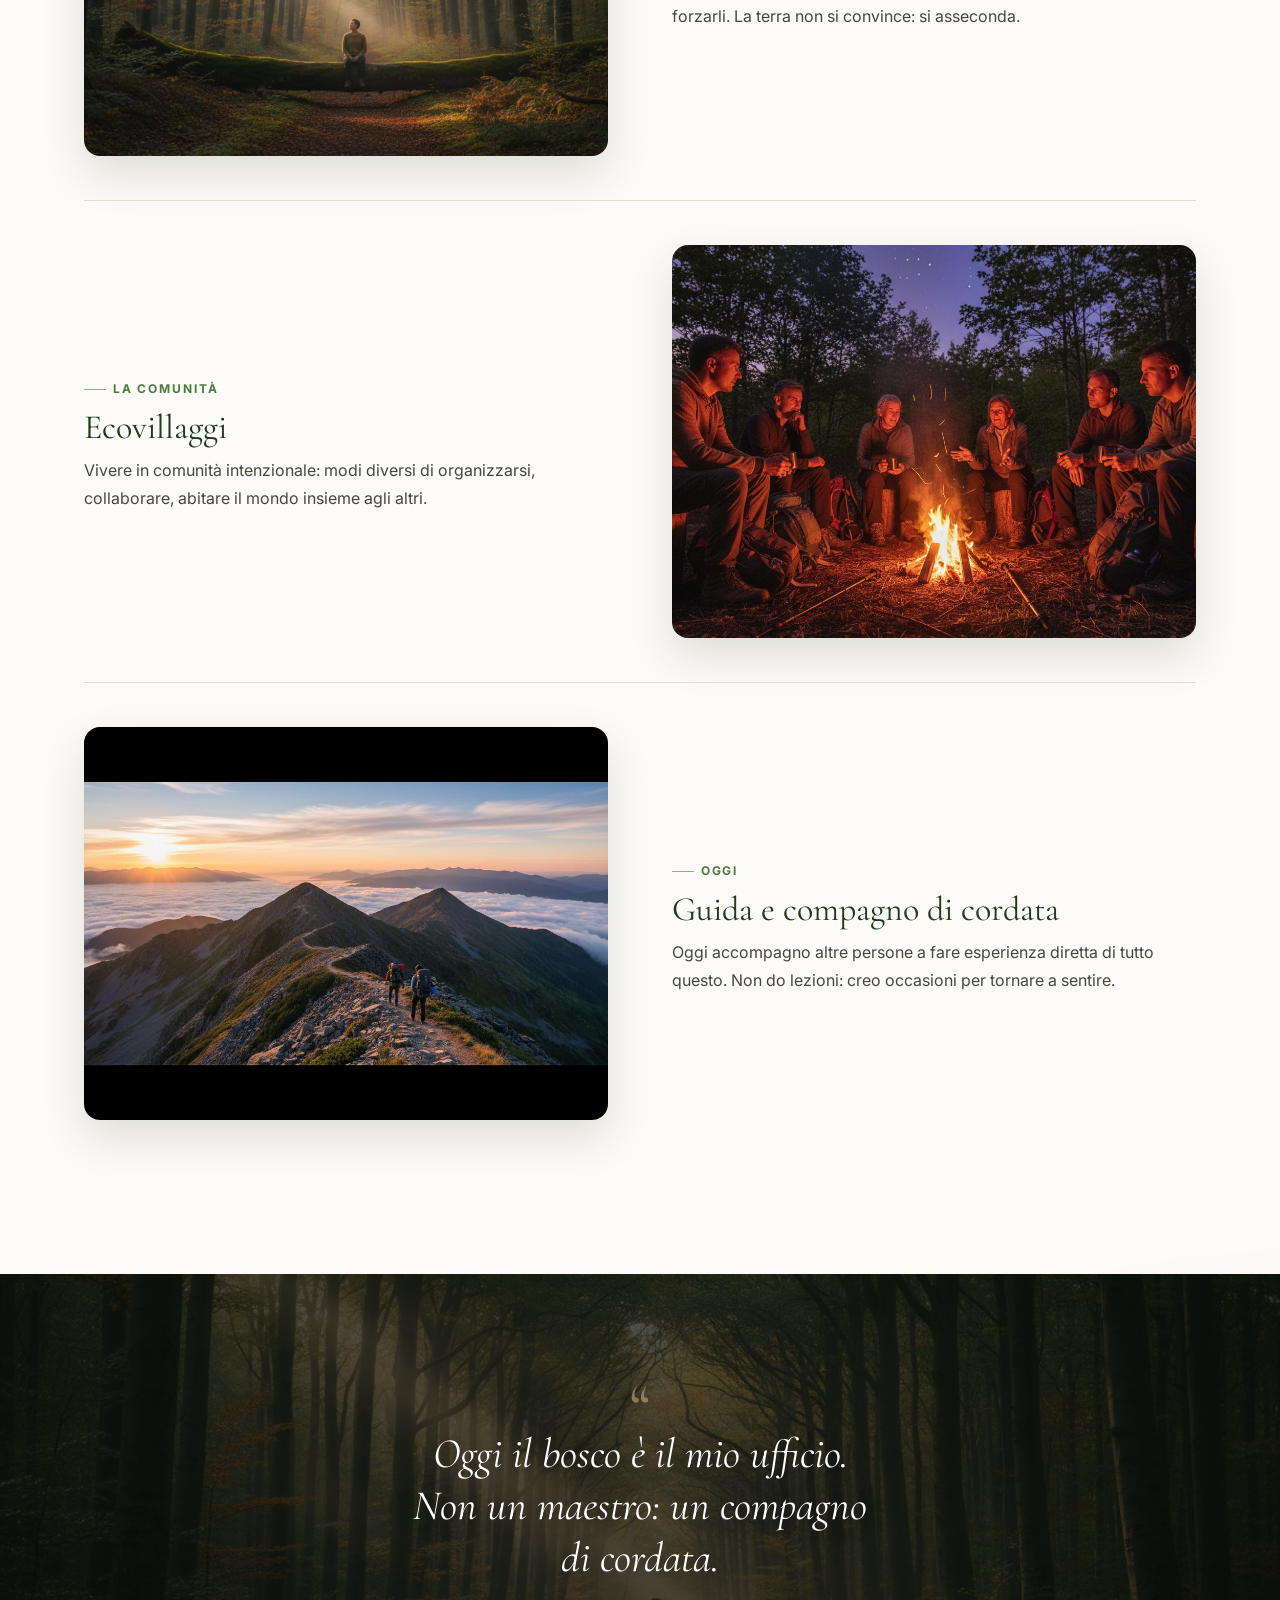
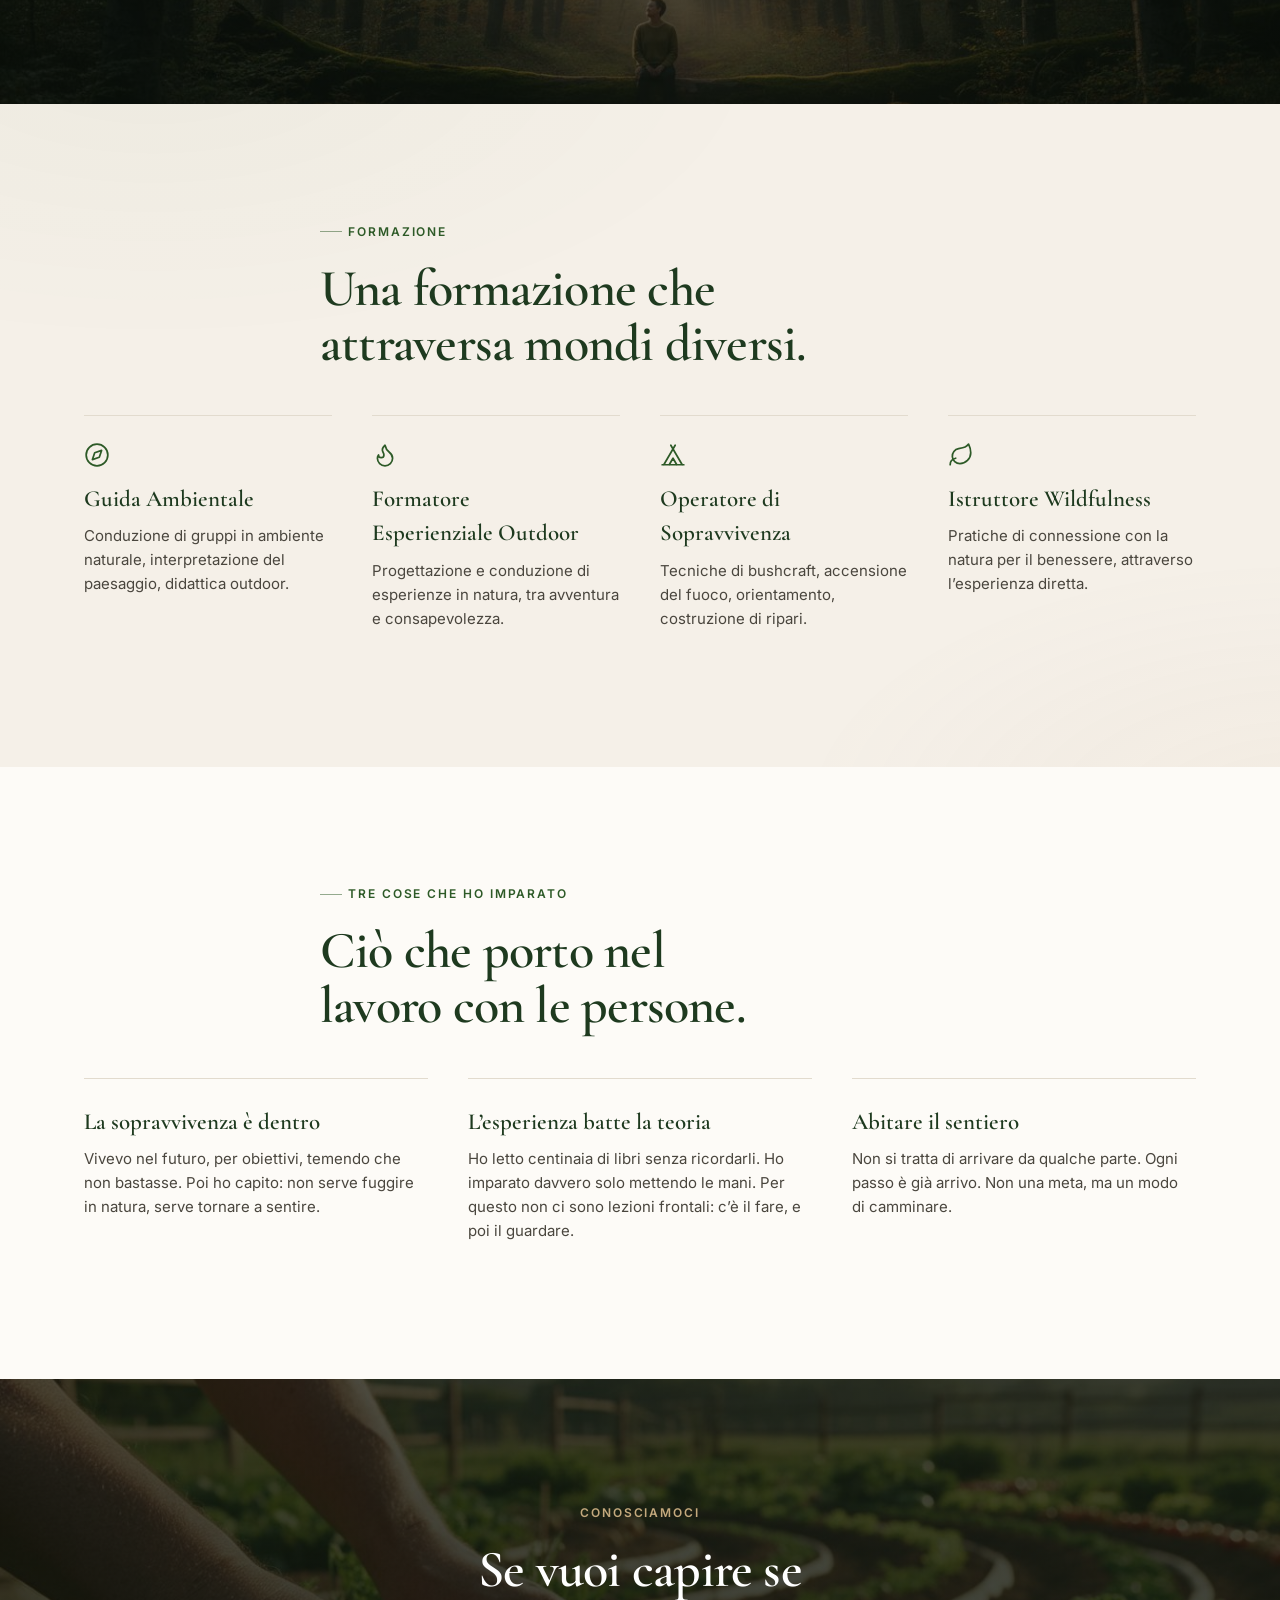
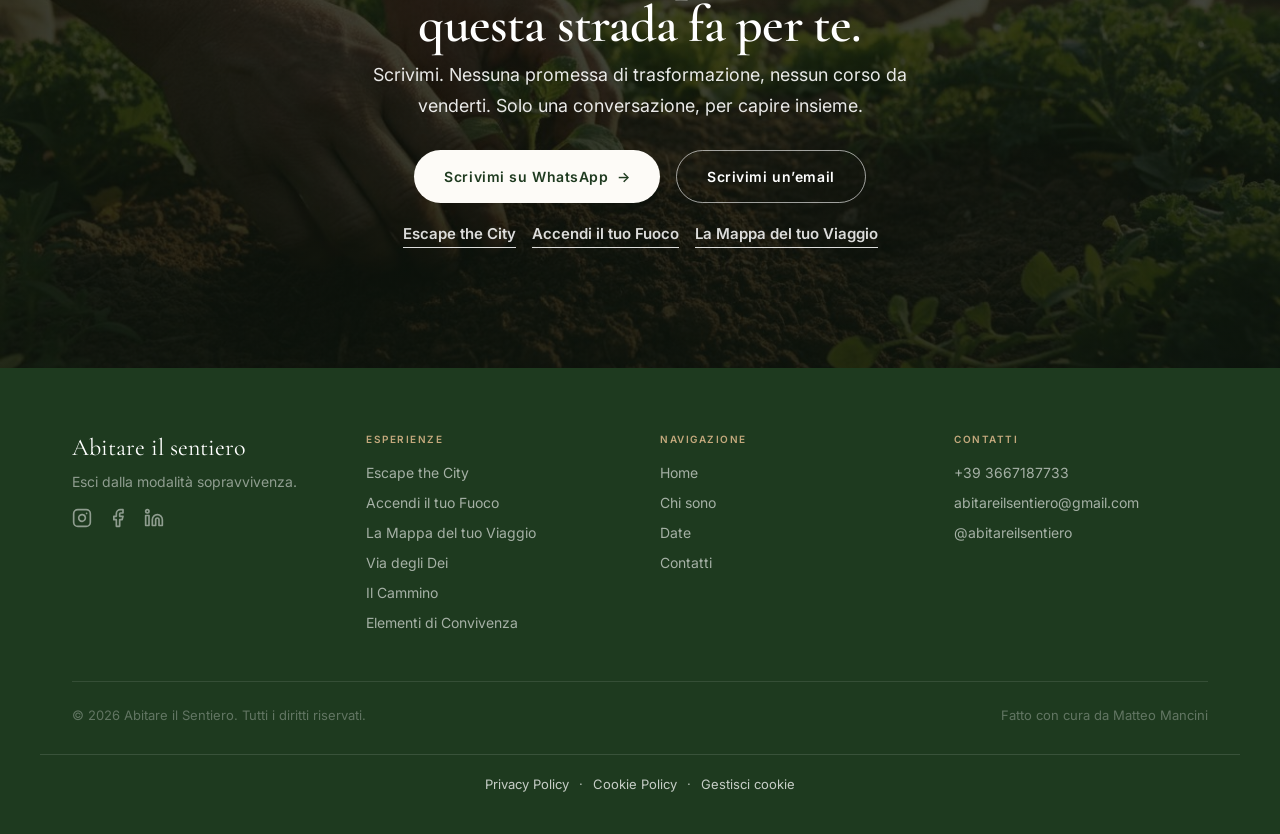
<file: chi-sono.html>
<!DOCTYPE html>
<html lang="it">
<head>
<meta charset="utf-8"/>
<meta content="width=device-width, initial-scale=1.0" name="viewport"/>
<title>Chi Sono &mdash; Abitare il Sentiero</title>
<meta content="Sono Matteo Mancini: guida ambientale e facilitatore. Dallo schermo alla terra: ti accompagno a fare esperienza diretta di un modo diverso di stare nel mondo." name="description"/>
<meta content="Abitare il Sentiero" name="author"/>
<link href="favicon.ico" rel="icon"/>
<meta content="Chi Sono &mdash; Abitare il Sentiero" property="og:title"/>
<meta content="Sono Matteo Mancini: guida ambientale e facilitatore. Dallo schermo alla terra: ti accompagno a fare esperienza diretta di un modo diverso di stare nel mondo." property="og:description"/>
<meta content="website" property="og:type"/>
<meta content="images/furgone.jpg" property="og:image"/>
<meta content="summary_large_image" name="twitter:card"/>
<meta content="images/furgone.jpg" name="twitter:image"/>
<link href="https://fonts.googleapis.com" rel="preconnect"/>
<link crossorigin="" href="https://fonts.gstatic.com" rel="preconnect"/>
<link href="https://fonts.googleapis.com/css2?family=Cormorant+Garamond:ital,wght@0,400;0,500;0,600;1,400;1,500&amp;family=Inter:wght@400;500;600&amp;display=swap" rel="stylesheet"/>
<link href="styles.css" rel="stylesheet"/>
</head>
<body>
<svg class="ais-ico-sprite" aria-hidden="true" focusable="false" xmlns="http://www.w3.org/2000/svg"><defs>
<symbol id="i-fire" viewBox="0 0 24 24"><path d="M8.5 14.5A2.5 2.5 0 0 0 11 12c0-1.38-.5-2-1-3-1.07-2.14-.22-4.05 2-6 .5 2.5 2 4.9 4 6.5 2 1.6 3 3.5 3 5.5a7 7 0 1 1-14 0c0-1.15.43-2.29 1-3a2.5 2.5 0 0 0 2.5 2.5z"/></symbol>
<symbol id="i-compass" viewBox="0 0 24 24"><circle cx="12" cy="12" r="10"/><polygon points="16.24 7.76 14.12 14.12 7.76 16.24 9.88 9.88 16.24 7.76"/></symbol>
<symbol id="i-footprints" viewBox="0 0 24 24"><path d="M4 16v-2.38C4 11.5 2.97 10.5 3 8c.03-2.72 1.49-6 4.5-6C9.37 2 10 3.8 10 5.5c0 3.11-2 5.66-2 8.68V16a2 2 0 1 1-4 0Z"/><path d="M20 20v-2.38c0-2.12 1.03-3.12 1-5.62-.03-2.72-1.49-6-4.5-6C14.63 6 14 7.8 14 9.5c0 3.11 2 5.66 2 8.68V20a2 2 0 1 0 4 0Z"/></symbol>
<symbol id="i-route" viewBox="0 0 24 24"><circle cx="6" cy="19" r="3"/><path d="M9 19h8.5a3.5 3.5 0 0 0 0-7h-11a3.5 3.5 0 0 1 0-7H15"/><circle cx="18" cy="5" r="3"/></symbol>
<symbol id="i-hammer" viewBox="0 0 24 24"><path d="m15 12-8.5 8.5a2.12 2.12 0 1 1-3-3L12 9"/><path d="M17.64 15 22 10.64"/><path d="m20.9 11.7-1.25-1.25c-.6-.6-.93-1.4-.93-2.25v-.86L16 4.6a5.56 5.56 0 0 0-3.94-1.64H9l.92.82A6.18 6.18 0 0 1 12 8.4v1.56l2 2h.86c.85 0 1.65.34 2.25.93l1.25 1.25"/></symbol>
<symbol id="i-wind" viewBox="0 0 24 24"><path d="M12.8 19.6A2 2 0 1 0 14 16H2"/><path d="M17.5 8a2.5 2.5 0 1 1 2 4H2"/><path d="M9.8 4.4A2 2 0 1 1 11 8H2"/></symbol>
<symbol id="i-sparkles" viewBox="0 0 24 24"><path d="m12 3-1.9 5.8a2 2 0 0 1-1.3 1.3L3 12l5.8 1.9a2 2 0 0 1 1.3 1.3L12 21l1.9-5.8a2 2 0 0 1 1.3-1.3L21 12l-5.8-1.9a2 2 0 0 1-1.3-1.3Z"/></symbol>
<symbol id="i-eye" viewBox="0 0 24 24"><path d="M2 12s3-7 10-7 10 7 10 7-3 7-10 7-10-7-10-7Z"/><circle cx="12" cy="12" r="3"/></symbol>
<symbol id="i-idea" viewBox="0 0 24 24"><path d="M15 14c.2-1 .7-1.7 1.5-2.5 1-.9 1.5-2.2 1.5-3.5A6 6 0 0 0 6 8c0 1 .2 2.2 1.5 3.5.7.7 1.3 1.5 1.5 2.5"/><path d="M9 18h6"/><path d="M10 22h4"/></symbol>
<symbol id="i-heart" viewBox="0 0 24 24"><path d="M19 14c1.49-1.46 3-3.21 3-5.5A5.5 5.5 0 0 0 16.5 3c-1.76 0-3 .5-4.5 2-1.5-1.5-2.74-2-4.5-2A5.5 5.5 0 0 0 2 8.5c0 2.3 1.5 4.05 3 5.5l7 7Z"/></symbol>
<symbol id="i-hand" viewBox="0 0 24 24"><path d="M18 11V6a2 2 0 0 0-4 0"/><path d="M14 10V4a2 2 0 0 0-4 0v2"/><path d="M10 10.5V6a2 2 0 0 0-4 0v8"/><path d="M18 8a2 2 0 1 1 4 0v6a8 8 0 0 1-8 8h-2c-2.8 0-4.5-.86-5.99-2.34l-3.6-3.6a2 2 0 0 1 2.83-2.82L7 15"/></symbol>
<symbol id="i-pin" viewBox="0 0 24 24"><path d="M20 10c0 6-8 12-8 12s-8-6-8-12a8 8 0 0 1 16 0Z"/><circle cx="12" cy="10" r="3"/></symbol>
<symbol id="i-clock" viewBox="0 0 24 24"><circle cx="12" cy="12" r="10"/><polyline points="12 6 12 12 16 14"/></symbol>
<symbol id="i-calendar" viewBox="0 0 24 24"><rect width="18" height="18" x="3" y="4" rx="2"/><path d="M3 10h18M8 2v4M16 2v4"/></symbol>
<symbol id="i-users" viewBox="0 0 24 24"><path d="M16 21v-2a4 4 0 0 0-4-4H6a4 4 0 0 0-4 4v2"/><circle cx="9" cy="7" r="4"/><path d="M22 21v-2a4 4 0 0 0-3-3.87"/><path d="M16 3.13a4 4 0 0 1 0 7.75"/></symbol>
<symbol id="i-arrow" viewBox="0 0 24 24"><path d="M5 12h14M13 6l6 6-6 6"/></symbol>
<symbol id="i-chevron" viewBox="0 0 24 24"><path d="m6 9 6 6 6-6"/></symbol>
<symbol id="i-utensils" viewBox="0 0 24 24"><path d="M3 2v7a2 2 0 0 0 4 0V2M5 2v20"/><path d="M21 15V2a5 5 0 0 0-3 5v6a2 2 0 0 0 2 2h1Zm0 0v7"/></symbol>
<symbol id="i-moon" viewBox="0 0 24 24"><path d="M12 3a6 6 0 0 0 9 9 9 9 0 1 1-9-9Z"/></symbol>
<symbol id="i-leaf" viewBox="0 0 24 24"><path d="M11 20A7 7 0 0 1 9.8 6.1C15.5 5 17 4.48 19 2c1 2 2 4.18 2 8 0 5.5-4.78 10-10 10Z"/><path d="M2 21c0-3 1.85-5.36 5.08-6"/></symbol>
<symbol id="i-message" viewBox="0 0 24 24"><path d="M7.9 20A9 9 0 1 0 4 16.1L2 22Z"/></symbol>
<symbol id="i-tent" viewBox="0 0 24 24"><path d="M3.5 21 14 3M20.5 21 10 3M15.5 21 12 15l-3.5 6M2 21h20"/></symbol>
<symbol id="i-drop" viewBox="0 0 24 24"><path d="M12 2.69l5.66 5.66a8 8 0 1 1-11.31 0z"/></symbol>
</defs></svg>
<!-- header condiviso (fonte: partials/header.html) -->
<header class="site-header fixed top-0 left-0 right-0 z-50 h-[72px]" id="site-header">
<div class="content-max-width h-full flex items-center justify-between">
<a class="nav-logo font-display text-[22px] font-medium text-white" href="index.html">Abitare il sentiero</a>
<nav class="hidden lg:flex items-center gap-8">
<div class="nav-dropdown">
<button aria-expanded="false" aria-haspopup="true" class="nav-link font-body text-sm font-medium tracking-wider text-white" id="exp-toggle">Esperienze</button>
<div class="nav-dropdown-menu" id="exp-menu">
<a href="escape-the-city.html">Escape the City</a>
<a href="accendi-il-tuo-fuoco.html">Accendi il tuo Fuoco</a>
<a href="la-mappa-del-tuo-viaggio.html">La Mappa del tuo Viaggio</a>
<a href="via-degli-dei.html">Via degli Dei</a>
<a href="cammino.html">Il Cammino</a>
<a href="elementi-di-convivenza.html">Elementi di Convivenza</a>
</div>
</div>
<a class="nav-link font-body text-sm font-medium tracking-wider text-white" href="chi-sono.html">Chi sono</a>
<a class="nav-link font-body text-sm font-medium tracking-wider text-white" href="index.html#date">Date</a>
<a class="nav-link font-body text-sm font-medium tracking-wider text-white" href="#contatti">Contatti</a>
</nav>
<a class="nav-cta hidden lg:inline-flex items-center gap-2 rounded-full px-5 py-3 font-body text-sm font-semibold tracking-wider bg-forest text-white hover:bg-forest-light transition-all duration-300" href="https://wa.me/+393667187733" rel="noopener noreferrer" target="_blank">Scrivimi</a>
<button aria-label="Menu" class="nav-burger lg:hidden p-2 text-white" id="nav-burger" type="button">
<svg fill="none" height="24" stroke="currentColor" stroke-linecap="round" stroke-width="2" viewbox="0 0 24 24" width="24"><path d="M4 5h16"></path><path d="M4 12h16"></path><path d="M4 19h16"></path></svg>
</button>
</div>
<div class="mobile-menu" id="mobile-menu">
<a href="index.html">Home</a>
<a href="escape-the-city.html">Escape the City</a>
<a href="accendi-il-tuo-fuoco.html">Accendi il tuo Fuoco</a>
<a href="la-mappa-del-tuo-viaggio.html">La Mappa del tuo Viaggio</a>
<a href="via-degli-dei.html">Via degli Dei</a>
<a href="cammino.html">Il Cammino</a>
<a href="elementi-di-convivenza.html">Elementi di Convivenza</a>
<a href="chi-sono.html">Chi sono</a>
<a href="index.html#date">Date</a>
<a href="#contatti">Contatti</a>
<a class="mobile-cta" href="https://wa.me/+393667187733" rel="noopener noreferrer" target="_blank">Scrivimi su WhatsApp</a>
</div>
</header>
<main>
  <section class="ais-hero">
    <div class="ais-hero__bg"><img alt="" src="images/hero-forest.jpg"/></div>
    <div class="ais-hero__scrim"></div>
    <div class="ais-hero__inner">
      <span class="ais-eyebrow ais-hero__eyebrow">Chi c&rsquo;&egrave; dietro</span>
      <h1 class="ais-hero__title">Il mio sentiero.</h1>
      <p class="ais-hero__sub">Dallo schermo alla terra, un passo alla volta.</p>
      <p class="ais-hero__lead">Non ti accompagno per cambiarti. Ti accompagno a fare esperienza diretta, nel corpo e nei gesti, di un modo diverso di stare.</p>
      <div class="ais-chips"><span class="ais-chip"><svg class="ais-ico"><use href="#i-compass"></use></svg>Guida ambientale</span><span class="ais-chip"><svg class="ais-ico"><use href="#i-users"></use></svg>Facilitatore</span><span class="ais-chip"><svg class="ais-ico"><use href="#i-leaf"></use></svg>Wildfulness</span></div>
      <div class="ais-cta-row"><a class="ais-btn-dark ais-arrow" href="#parliamone">Conosciamoci</a><a class="ais-btn-ghost" href="https://wa.me/+393667187733" target="_blank" rel="noopener noreferrer" style="color:#fff;border-color:rgba(255,255,255,.6)">Scrivimi</a></div>
    </div>
  </section>
  <section class="ais-sec ais-sec--sand">
    <div class="ais-wrap"><div class="ais-show"><div class="ais-show__media"><img alt="" src="images/furgone.jpg"/></div><div>
          <span class="ais-eyebrow">La mia storia</span>
          <h2 class="ais-display">Per anni ho funzionato. Non ho vissuto.</h2>
          <div class="ais-stack ais-lead" style="margin-top:18px"><p>Tra codice, design e riunioni, in Svizzera, Londra e Australia. Un mondo stimolante e velocissimo, fatto di schermi e notifiche.</p><p>A un certo punto mi sono accorto che vivevo molto e sentivo poco. Rispondevo alle mail alle 23. Respiravo a met&agrave;.</p><p class="ais-muted">Cos&igrave; ho lasciato tutto e sono partito per due anni in furgone. Non per fuggire, ma per togliere strati: rallentare, semplificare, tornare a un contatto diretto con la vita.</p></div>
        </div></div></div>
  </section>
  <section class="ais-sec ais-sec--cream ais-sec--tint">
    <div class="ais-wrap">
      <div class="ais-narrow"><span class="ais-eyebrow">Il percorso</span><h2 class="ais-display">Dallo schermo alla terra.</h2><p class="ais-lead ais-muted" style="margin-top:14px">La mia storia, per tappe. Ogni passaggio mi ha tolto qualcosa di superfluo e restituito qualcosa di essenziale.</p></div>
      <div class="ais-timeline">
        <div class="ais-tl">
          <div class="ais-tl__media"><img alt="Anni nel mondo corporate" src="images/full-abitare.jpg"/></div>
          <div class="ais-tl__txt"><span class="ais-tl__yr">Prima</span><h3 class="ais-tl__t">Il mondo corporate</h3><p class="ais-tl__d">Svizzera, Londra, Australia. Ex-informatico, poi UX designer. Codice, riunioni, schermi. Vivevo nel futuro, per obiettivi &mdash; con la sensazione costante che non bastasse mai.</p></div>
        </div>
        <div class="ais-tl">
          <div class="ais-tl__media"><img alt="Due anni in furgone tra i boschi" src="images/full-avventura.jpg"/></div>
          <div class="ais-tl__txt"><span class="ais-tl__yr">La svolta</span><h3 class="ais-tl__t">Due anni in furgone</h3><p class="ais-tl__d">Ho mollato tutto e sono partito. Notti sotto le stelle, risvegli col sole, boschi come casa. L&rsquo;inizio di un modo diverso di misurare le giornate.</p></div>
        </div>
        <div class="ais-tl">
          <div class="ais-tl__media"><img alt="Agricoltura e permacultura" src="images/full-natura.jpg"/></div>
          <div class="ais-tl__txt"><span class="ais-tl__yr">Le mani nella terra</span><h3 class="ais-tl__t">Agricoltura e permacultura</h3><p class="ais-tl__d">Ho imparato a osservare i cicli naturali e a rispettare i tempi invece di forzarli. La terra non si convince: si asseconda.</p></div>
        </div>
        <div class="ais-tl">
          <div class="ais-tl__media"><img alt="Vita in ecovillaggio" src="images/cammino-cerchio.jpg"/></div>
          <div class="ais-tl__txt"><span class="ais-tl__yr">La comunità</span><h3 class="ais-tl__t">Ecovillaggi</h3><p class="ais-tl__d">Vivere in comunità intenzionale: modi diversi di organizzarsi, collaborare, abitare il mondo insieme agli altri.</p></div>
        </div>
        <div class="ais-tl">
          <div class="ais-tl__media"><img alt="Oggi, guida e facilitatore in natura" src="images/full-cammino.jpg"/></div>
          <div class="ais-tl__txt"><span class="ais-tl__yr">Oggi</span><h3 class="ais-tl__t">Guida e compagno di cordata</h3><p class="ais-tl__d">Oggi accompagno altre persone a fare esperienza diretta di tutto questo. Non do lezioni: creo occasioni per tornare a sentire.</p></div>
        </div>
      </div>
    </div>
  </section>
  <section class="ais-interlude">
    <div class="ais-interlude__bg"><img alt="" src="images/full-bosco.jpg"/></div>
    <div class="ais-interlude__scrim"></div>
    <div class="ais-wrap ais-narrow">
      <span class="ais-interlude__mark" aria-hidden="true">&ldquo;</span>
      <p class="ais-interlude__q">Oggi il bosco &egrave; il mio ufficio.<br/>Non un maestro: un compagno di cordata.</p>
    </div>
  </section>
  <section class="ais-sec ais-sec--sand ais-sec--tint">
    <div class="ais-wrap">
      <div class="ais-narrow"><span class="ais-eyebrow">Formazione</span><h2 class="ais-display">Una formazione che attraversa mondi diversi.</h2></div>
      <div class="ais-grid ais-grid--4"><div class="ais-practice"><svg class="ais-ico ais-practice__ico"><use href="#i-compass"></use></svg><h3>Guida Ambientale</h3><p>Conduzione di gruppi in ambiente naturale, interpretazione del paesaggio, didattica outdoor.</p></div><div class="ais-practice"><svg class="ais-ico ais-practice__ico"><use href="#i-fire"></use></svg><h3>Formatore Esperienziale Outdoor</h3><p>Progettazione e conduzione di esperienze in natura, tra avventura e consapevolezza.</p></div><div class="ais-practice"><svg class="ais-ico ais-practice__ico"><use href="#i-tent"></use></svg><h3>Operatore di Sopravvivenza</h3><p>Tecniche di bushcraft, accensione del fuoco, orientamento, costruzione di ripari.</p></div><div class="ais-practice"><svg class="ais-ico ais-practice__ico"><use href="#i-leaf"></use></svg><h3>Istruttore Wildfulness</h3><p>Pratiche di connessione con la natura per il benessere, attraverso l&rsquo;esperienza diretta.</p></div></div>
    </div>
  </section>
  <section class="ais-sec ais-sec--cream">
    <div class="ais-wrap">
      <div class="ais-narrow"><span class="ais-eyebrow">Tre cose che ho imparato</span><h2 class="ais-display">Ci&ograve; che porto nel lavoro con le persone.</h2></div>
      <div class="ais-grid ais-grid--3"><div class="ais-practice"><h3>La sopravvivenza &egrave; dentro</h3><p>Vivevo nel futuro, per obiettivi, temendo che non bastasse. Poi ho capito: non serve fuggire in natura, serve tornare a sentire.</p></div><div class="ais-practice"><h3>L&rsquo;esperienza batte la teoria</h3><p>Ho letto centinaia di libri senza ricordarli. Ho imparato davvero solo mettendo le mani. Per questo non ci sono lezioni frontali: c&rsquo;&egrave; il fare, e poi il guardare.</p></div><div class="ais-practice"><h3>Abitare il sentiero</h3><p>Non si tratta di arrivare da qualche parte. Ogni passo &egrave; gi&agrave; arrivo. Non una meta, ma un modo di camminare.</p></div></div>
    </div>
  </section>
  <section class="ais-photopanel" id="parliamone">
    <div class="ais-photopanel__bg"><img alt="" src="images/agricoltura.jpg"/></div>
    <div class="ais-photopanel__scrim" style="background:linear-gradient(180deg,rgba(12,20,12,.6),rgba(12,20,12,.8))"></div>
    <div class="ais-wrap ais-narrow ais-center">
      <span class="ais-eyebrow ais-eyebrow--onphoto">Conosciamoci</span>
      <h2 class="ais-display" style="color:#fff">Se vuoi capire se questa strada fa per te.</h2>
      <p class="ais-lead" style="color:rgba(255,255,255,.9)">Scrivimi. Nessuna promessa di trasformazione, nessun corso da venderti. Solo una conversazione, per capire insieme.</p>
      <div class="ais-cta-row" style="justify-content:center;margin-top:28px">
        <a class="ais-btn-dark ais-arrow" href="https://wa.me/+393667187733" target="_blank" rel="noopener noreferrer" style="background:var(--ais-cream);color:var(--ais-forest-deep)">Scrivimi su WhatsApp</a>
        <a class="ais-btn-ghost" href="mailto:abitareilsentiero@gmail.com" style="color:#fff;border-color:rgba(255,255,255,.6)">Scrivimi un&rsquo;email</a>
      </div>
      <div class="ais-cta-row" style="justify-content:center;margin-top:20px"><a class="ais-textlink" href="escape-the-city.html" style="color:rgba(255,255,255,.85)">Escape the City</a><a class="ais-textlink" href="accendi-il-tuo-fuoco.html" style="color:rgba(255,255,255,.85)">Accendi il tuo Fuoco</a><a class="ais-textlink" href="la-mappa-del-tuo-viaggio.html" style="color:rgba(255,255,255,.85)">La Mappa del tuo Viaggio</a></div>
    </div>
  </section>
</main>
<!-- footer condiviso (fonte: partials/footer.html) -->
<footer class="bg-forest-deep pt-16 pb-10" id="contatti"><div class="content-max-width"><div class="grid grid-cols-1 md:grid-cols-4 gap-10"><div><a class="font-display text-2xl text-white" href="#abitare">Abitare il sentiero</a><p class="font-body text-sm text-white/50 mt-2">Esci dalla modalità sopravvivenza.</p><div class="flex items-center gap-4 mt-4"><a aria-label="Instagram" class="text-white/50 hover:text-white transition-colors" href="https://instagram.com/abitareilsentiero" rel="noopener noreferrer" target="_blank"><svg fill="none" height="20" stroke="currentColor" stroke-linecap="round" stroke-linejoin="round" stroke-width="2" viewbox="0 0 24 24" width="20"><rect height="20" rx="5" ry="5" width="20" x="2" y="2"></rect><path d="M16 11.37A4 4 0 1 1 12.63 8 4 4 0 0 1 16 11.37z"></path><line x1="17.5" x2="17.51" y1="6.5" y2="6.5"></line></svg></a><a aria-label="Facebook" class="text-white/50 hover:text-white transition-colors" href="https://facebook.com/abitareilsentiero" rel="noopener noreferrer" target="_blank"><svg fill="none" height="20" stroke="currentColor" stroke-linecap="round" stroke-linejoin="round" stroke-width="2" viewbox="0 0 24 24" width="20"><path d="M18 2h-3a5 5 0 0 0-5 5v3H7v4h3v8h4v-8h3l1-4h-4V7a1 1 0 0 1 1-1h3z"></path></svg></a><a aria-label="LinkedIn" class="text-white/50 hover:text-white transition-colors" href="https://linkedin.com/in/matteo-mancini-outdoor" rel="noopener noreferrer" target="_blank"><svg fill="none" height="20" stroke="currentColor" stroke-linecap="round" stroke-linejoin="round" stroke-width="2" viewbox="0 0 24 24" width="20"><path d="M16 8a6 6 0 0 1 6 6v7h-4v-7a2 2 0 0 0-2-2 2 2 0 0 0-2 2v7h-4v-7a6 6 0 0 1 6-6z"></path><rect height="12" width="4" x="2" y="9"></rect><circle cx="4" cy="4" r="2"></circle></svg></a></div></div><div><p class="font-body text-[10px] font-semibold uppercase tracking-[0.15em] text-earth mb-4">Esperienze</p><div class="flex flex-col gap-2.5"><a class="font-body text-sm text-white/60 hover:text-white transition-colors" href="escape-the-city.html">Escape the City</a><a class="font-body text-sm text-white/60 hover:text-white transition-colors" href="accendi-il-tuo-fuoco.html">Accendi il tuo Fuoco</a><a class="font-body text-sm text-white/60 hover:text-white transition-colors" href="la-mappa-del-tuo-viaggio.html">La Mappa del tuo Viaggio</a><a class="font-body text-sm text-white/60 hover:text-white transition-colors" href="via-degli-dei.html">Via degli Dei</a><a class="font-body text-sm text-white/60 hover:text-white transition-colors" href="cammino.html">Il Cammino</a><a class="font-body text-sm text-white/60 hover:text-white transition-colors" href="elementi-di-convivenza.html">Elementi di Convivenza</a></div></div><div><p class="font-body text-[10px] font-semibold uppercase tracking-[0.15em] text-earth mb-4">Navigazione</p><div class="flex flex-col gap-2.5"><a class="font-body text-sm text-white/60 hover:text-white transition-colors" href="#abitare">Home</a><a class="font-body text-sm text-white/60 hover:text-white transition-colors" href="chi-sono.html">Chi sono</a><a class="font-body text-sm text-white/60 hover:text-white transition-colors" href="#date">Date</a><a class="font-body text-sm text-white/60 hover:text-white transition-colors" href="#contatti">Contatti</a></div></div><div><p class="font-body text-[10px] font-semibold uppercase tracking-[0.15em] text-earth mb-4">Contatti</p><div class="flex flex-col gap-2.5"><a class="font-body text-sm text-white/60 hover:text-white transition-colors flex items-center gap-2" href="https://wa.me/+393667187733" rel="noopener noreferrer" target="_blank">+39 3667187733</a><a class="font-body text-sm text-white/60 hover:text-white transition-colors" href="mailto:abitareilsentiero@gmail.com">abitareilsentiero@gmail.com</a><a class="font-body text-sm text-white/60 hover:text-white transition-colors" href="https://instagram.com/abitareilsentiero" rel="noopener noreferrer" target="_blank">@abitareilsentiero</a></div></div></div><div class="mt-12 pt-6 border-t border-white/10 flex flex-col sm:flex-row items-center justify-between gap-4"><p class="font-body text-[13px] text-white/30">© 2026 Abitare il Sentiero. Tutti i diritti riservati.</p><p class="font-body text-[13px] text-white/30">Fatto con cura da Matteo Mancini</p></div></div><div class="footer-legal content-max-width"><a href="privacy.html">Privacy Policy</a><span aria-hidden="true">·</span><a href="cookie-policy.html">Cookie Policy</a><span aria-hidden="true">·</span><button class="footer-legal-btn" id="manage-cookies" type="button">Gestisci cookie</button></div></footer>

<script src="config.js"></script>
<script src="site.js"></script>
<script src="cookies.js"></script>
<script src="forms.js"></script>
</body>
</html>
</file>
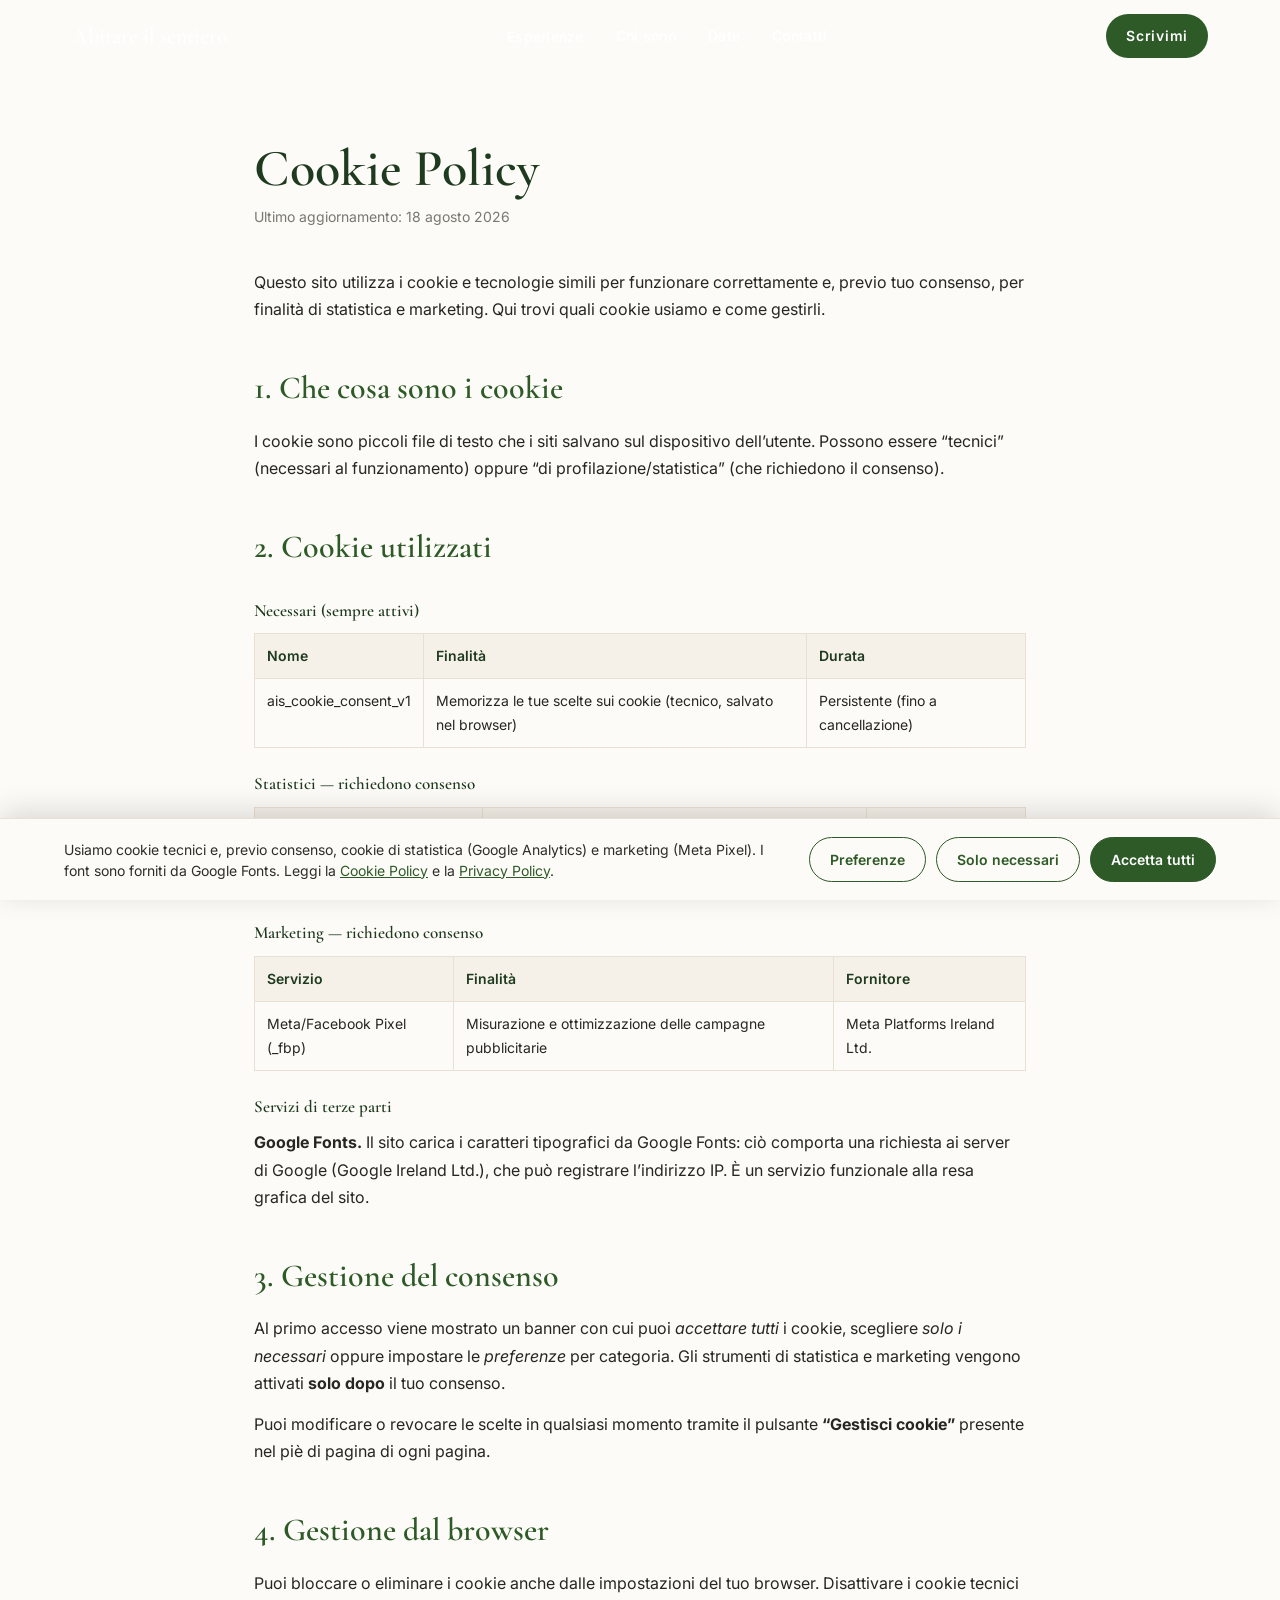
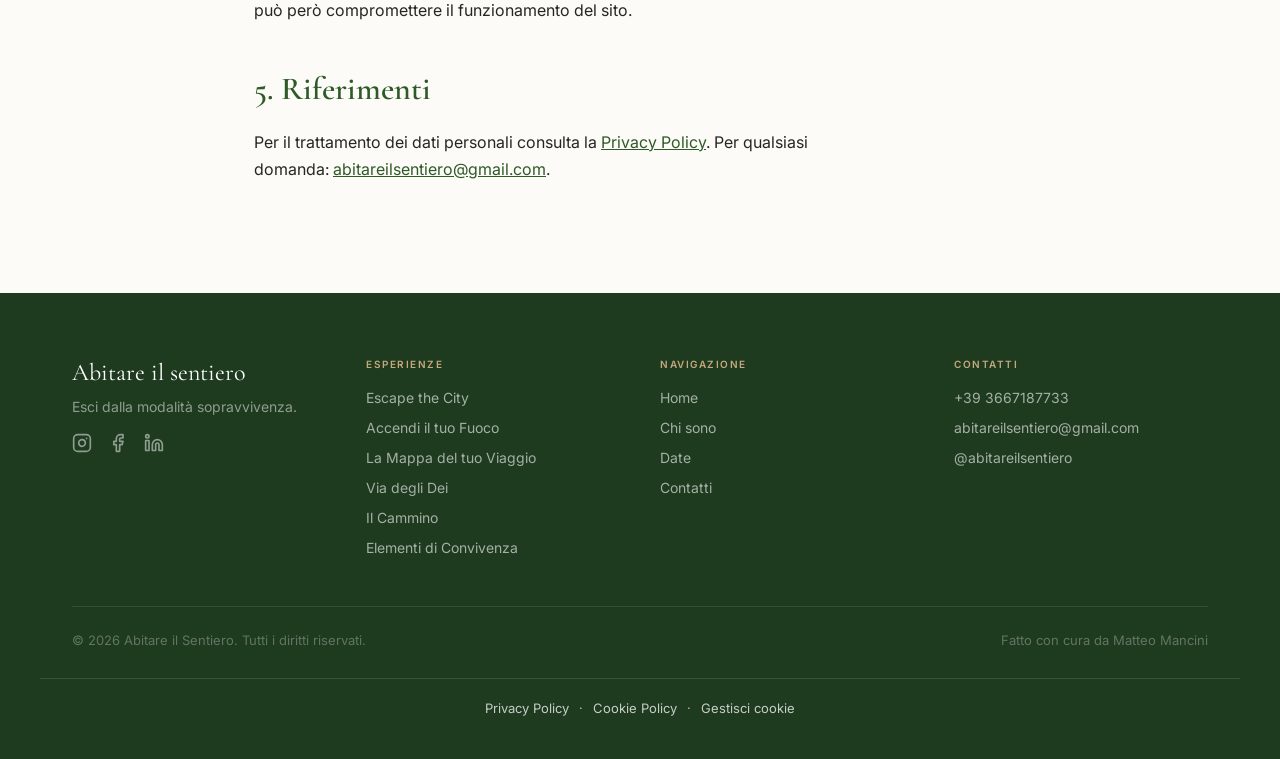
<file: cookie-policy.html>
<!DOCTYPE html>
<html lang="it">
<head>
<meta charset="utf-8"/>
<meta content="width=device-width, initial-scale=1.0" name="viewport"/>
<title>Cookie Policy — Abitare il Sentiero</title>
<meta content="Informativa estesa sull'uso dei cookie di Abitare il Sentiero." name="description"/>
<meta content="Abitare il Sentiero" name="author"/>
<link href="favicon.ico" rel="icon"/>
<meta content="noindex" name="robots"/>
<link href="https://fonts.googleapis.com" rel="preconnect"/>
<link crossorigin="" href="https://fonts.gstatic.com" rel="preconnect"/>
<link href="https://fonts.googleapis.com/css2?family=Cormorant+Garamond:ital,wght@0,400;0,500;0,600;1,400;1,500&amp;family=Inter:wght@400;500;600&amp;display=swap" rel="stylesheet"/>
<link href="styles.css" rel="stylesheet"/>
</head>
<body>
<!-- header condiviso (fonte: partials/header.html) -->
<header class="site-header fixed top-0 left-0 right-0 z-50 h-[72px]" id="site-header">
<div class="content-max-width h-full flex items-center justify-between">
<a class="nav-logo font-display text-[22px] font-medium text-white" href="index.html">Abitare il sentiero</a>
<nav class="hidden lg:flex items-center gap-8">
<div class="nav-dropdown">
<button aria-expanded="false" aria-haspopup="true" class="nav-link font-body text-sm font-medium tracking-wider text-white" id="exp-toggle">Esperienze</button>
<div class="nav-dropdown-menu" id="exp-menu">
<a href="escape-the-city.html">Escape the City</a>
<a href="accendi-il-tuo-fuoco.html">Accendi il tuo Fuoco</a>
<a href="la-mappa-del-tuo-viaggio.html">La Mappa del tuo Viaggio</a>
<a href="via-degli-dei.html">Via degli Dei</a>
<a href="cammino.html">Il Cammino</a>
<a href="elementi-di-convivenza.html">Elementi di Convivenza</a>
</div>
</div>
<a class="nav-link font-body text-sm font-medium tracking-wider text-white" href="chi-sono.html">Chi sono</a>
<a class="nav-link font-body text-sm font-medium tracking-wider text-white" href="index.html#date">Date</a>
<a class="nav-link font-body text-sm font-medium tracking-wider text-white" href="#contatti">Contatti</a>
</nav>
<a class="nav-cta hidden lg:inline-flex items-center gap-2 rounded-full px-5 py-3 font-body text-sm font-semibold tracking-wider bg-forest text-white hover:bg-forest-light transition-all duration-300" href="https://wa.me/+393667187733" rel="noopener noreferrer" target="_blank">Scrivimi</a>
<button aria-label="Menu" class="nav-burger lg:hidden p-2 text-white" id="nav-burger" type="button">
<svg fill="none" height="24" stroke="currentColor" stroke-linecap="round" stroke-width="2" viewbox="0 0 24 24" width="24"><path d="M4 5h16"></path><path d="M4 12h16"></path><path d="M4 19h16"></path></svg>
</button>
</div>
<div class="mobile-menu" id="mobile-menu">
<a href="index.html">Home</a>
<a href="escape-the-city.html">Escape the City</a>
<a href="accendi-il-tuo-fuoco.html">Accendi il tuo Fuoco</a>
<a href="la-mappa-del-tuo-viaggio.html">La Mappa del tuo Viaggio</a>
<a href="via-degli-dei.html">Via degli Dei</a>
<a href="cammino.html">Il Cammino</a>
<a href="elementi-di-convivenza.html">Elementi di Convivenza</a>
<a href="chi-sono.html">Chi sono</a>
<a href="index.html#date">Date</a>
<a href="#contatti">Contatti</a>
<a class="mobile-cta" href="https://wa.me/+393667187733" rel="noopener noreferrer" target="_blank">Scrivimi su WhatsApp</a>
</div>
</header>

<main class="legal-page">
  <h1>Cookie Policy</h1>
  <p class="legal-updated">Ultimo aggiornamento: 18 agosto 2026</p>

  <p>Questo sito utilizza i cookie e tecnologie simili per funzionare correttamente e, previo tuo
  consenso, per finalità di statistica e marketing. Qui trovi quali cookie usiamo e come gestirli.</p>

  <h2>1. Che cosa sono i cookie</h2>
  <p>I cookie sono piccoli file di testo che i siti salvano sul dispositivo dell’utente. Possono essere
  “tecnici” (necessari al funzionamento) oppure “di profilazione/statistica” (che richiedono il consenso).</p>

  <h2>2. Cookie utilizzati</h2>

  <h3>Necessari (sempre attivi)</h3>
  <table class="legal-table">
    <thead><tr><th>Nome</th><th>Finalità</th><th>Durata</th></tr></thead>
    <tbody>
      <tr><td>ais_cookie_consent_v1</td><td>Memorizza le tue scelte sui cookie (tecnico, salvato nel browser)</td><td>Persistente (fino a cancellazione)</td></tr>
    </tbody>
  </table>

  <h3>Statistici — richiedono consenso</h3>
  <table class="legal-table">
    <thead><tr><th>Servizio</th><th>Finalità</th><th>Fornitore</th></tr></thead>
    <tbody>
      <tr><td>Google Analytics (_ga, _ga_*)</td><td>Statistiche aggregate e anonime sull’utilizzo del sito</td><td>Google Ireland Ltd.</td></tr>
    </tbody>
  </table>

  <h3>Marketing — richiedono consenso</h3>
  <table class="legal-table">
    <thead><tr><th>Servizio</th><th>Finalità</th><th>Fornitore</th></tr></thead>
    <tbody>
      <tr><td>Meta/Facebook Pixel (_fbp)</td><td>Misurazione e ottimizzazione delle campagne pubblicitarie</td><td>Meta Platforms Ireland Ltd.</td></tr>
    </tbody>
  </table>

  <h3>Servizi di terze parti</h3>
  <p><strong>Google Fonts.</strong> Il sito carica i caratteri tipografici da Google Fonts: ciò comporta
  una richiesta ai server di Google (Google Ireland Ltd.), che può registrare l’indirizzo IP. È un
  servizio funzionale alla resa grafica del sito.</p>

  <h2>3. Gestione del consenso</h2>
  <p>Al primo accesso viene mostrato un banner con cui puoi <em>accettare tutti</em> i cookie,
  scegliere <em>solo i necessari</em> oppure impostare le <em>preferenze</em> per categoria. Gli
  strumenti di statistica e marketing vengono attivati <strong>solo dopo</strong> il tuo consenso.</p>
  <p>Puoi modificare o revocare le scelte in qualsiasi momento tramite il pulsante
  <strong>“Gestisci cookie”</strong> presente nel piè di pagina di ogni pagina.</p>

  <h2>4. Gestione dal browser</h2>
  <p>Puoi bloccare o eliminare i cookie anche dalle impostazioni del tuo browser. Disattivare i cookie
  tecnici può però compromettere il funzionamento del sito.</p>

  <h2>5. Riferimenti</h2>
  <p>Per il trattamento dei dati personali consulta la <a href="privacy.html">Privacy Policy</a>. Per
  qualsiasi domanda: <a href="mailto:abitareilsentiero@gmail.com">abitareilsentiero@gmail.com</a>.</p>
</main>

<!-- footer condiviso (fonte: partials/footer.html) -->
<footer class="bg-forest-deep pt-16 pb-10" id="contatti"><div class="content-max-width"><div class="grid grid-cols-1 md:grid-cols-4 gap-10"><div><a class="font-display text-2xl text-white" href="#abitare">Abitare il sentiero</a><p class="font-body text-sm text-white/50 mt-2">Esci dalla modalità sopravvivenza.</p><div class="flex items-center gap-4 mt-4"><a aria-label="Instagram" class="text-white/50 hover:text-white transition-colors" href="https://instagram.com/abitareilsentiero" rel="noopener noreferrer" target="_blank"><svg fill="none" height="20" stroke="currentColor" stroke-linecap="round" stroke-linejoin="round" stroke-width="2" viewbox="0 0 24 24" width="20"><rect height="20" rx="5" ry="5" width="20" x="2" y="2"></rect><path d="M16 11.37A4 4 0 1 1 12.63 8 4 4 0 0 1 16 11.37z"></path><line x1="17.5" x2="17.51" y1="6.5" y2="6.5"></line></svg></a><a aria-label="Facebook" class="text-white/50 hover:text-white transition-colors" href="https://facebook.com/abitareilsentiero" rel="noopener noreferrer" target="_blank"><svg fill="none" height="20" stroke="currentColor" stroke-linecap="round" stroke-linejoin="round" stroke-width="2" viewbox="0 0 24 24" width="20"><path d="M18 2h-3a5 5 0 0 0-5 5v3H7v4h3v8h4v-8h3l1-4h-4V7a1 1 0 0 1 1-1h3z"></path></svg></a><a aria-label="LinkedIn" class="text-white/50 hover:text-white transition-colors" href="https://linkedin.com/in/matteo-mancini-outdoor" rel="noopener noreferrer" target="_blank"><svg fill="none" height="20" stroke="currentColor" stroke-linecap="round" stroke-linejoin="round" stroke-width="2" viewbox="0 0 24 24" width="20"><path d="M16 8a6 6 0 0 1 6 6v7h-4v-7a2 2 0 0 0-2-2 2 2 0 0 0-2 2v7h-4v-7a6 6 0 0 1 6-6z"></path><rect height="12" width="4" x="2" y="9"></rect><circle cx="4" cy="4" r="2"></circle></svg></a></div></div><div><p class="font-body text-[10px] font-semibold uppercase tracking-[0.15em] text-earth mb-4">Esperienze</p><div class="flex flex-col gap-2.5"><a class="font-body text-sm text-white/60 hover:text-white transition-colors" href="escape-the-city.html">Escape the City</a><a class="font-body text-sm text-white/60 hover:text-white transition-colors" href="accendi-il-tuo-fuoco.html">Accendi il tuo Fuoco</a><a class="font-body text-sm text-white/60 hover:text-white transition-colors" href="la-mappa-del-tuo-viaggio.html">La Mappa del tuo Viaggio</a><a class="font-body text-sm text-white/60 hover:text-white transition-colors" href="via-degli-dei.html">Via degli Dei</a><a class="font-body text-sm text-white/60 hover:text-white transition-colors" href="cammino.html">Il Cammino</a><a class="font-body text-sm text-white/60 hover:text-white transition-colors" href="elementi-di-convivenza.html">Elementi di Convivenza</a></div></div><div><p class="font-body text-[10px] font-semibold uppercase tracking-[0.15em] text-earth mb-4">Navigazione</p><div class="flex flex-col gap-2.5"><a class="font-body text-sm text-white/60 hover:text-white transition-colors" href="#abitare">Home</a><a class="font-body text-sm text-white/60 hover:text-white transition-colors" href="chi-sono.html">Chi sono</a><a class="font-body text-sm text-white/60 hover:text-white transition-colors" href="#date">Date</a><a class="font-body text-sm text-white/60 hover:text-white transition-colors" href="#contatti">Contatti</a></div></div><div><p class="font-body text-[10px] font-semibold uppercase tracking-[0.15em] text-earth mb-4">Contatti</p><div class="flex flex-col gap-2.5"><a class="font-body text-sm text-white/60 hover:text-white transition-colors flex items-center gap-2" href="https://wa.me/+393667187733" rel="noopener noreferrer" target="_blank">+39 3667187733</a><a class="font-body text-sm text-white/60 hover:text-white transition-colors" href="mailto:abitareilsentiero@gmail.com">abitareilsentiero@gmail.com</a><a class="font-body text-sm text-white/60 hover:text-white transition-colors" href="https://instagram.com/abitareilsentiero" rel="noopener noreferrer" target="_blank">@abitareilsentiero</a></div></div></div><div class="mt-12 pt-6 border-t border-white/10 flex flex-col sm:flex-row items-center justify-between gap-4"><p class="font-body text-[13px] text-white/30">© 2026 Abitare il Sentiero. Tutti i diritti riservati.</p><p class="font-body text-[13px] text-white/30">Fatto con cura da Matteo Mancini</p></div></div><div class="footer-legal content-max-width"><a href="privacy.html">Privacy Policy</a><span aria-hidden="true">·</span><a href="cookie-policy.html">Cookie Policy</a><span aria-hidden="true">·</span><button class="footer-legal-btn" id="manage-cookies" type="button">Gestisci cookie</button></div></footer>
<script src="config.js"></script>
<script src="site.js"></script>
<script src="cookies.js"></script>
<script src="forms.js"></script>
</body>
</html>
</file>
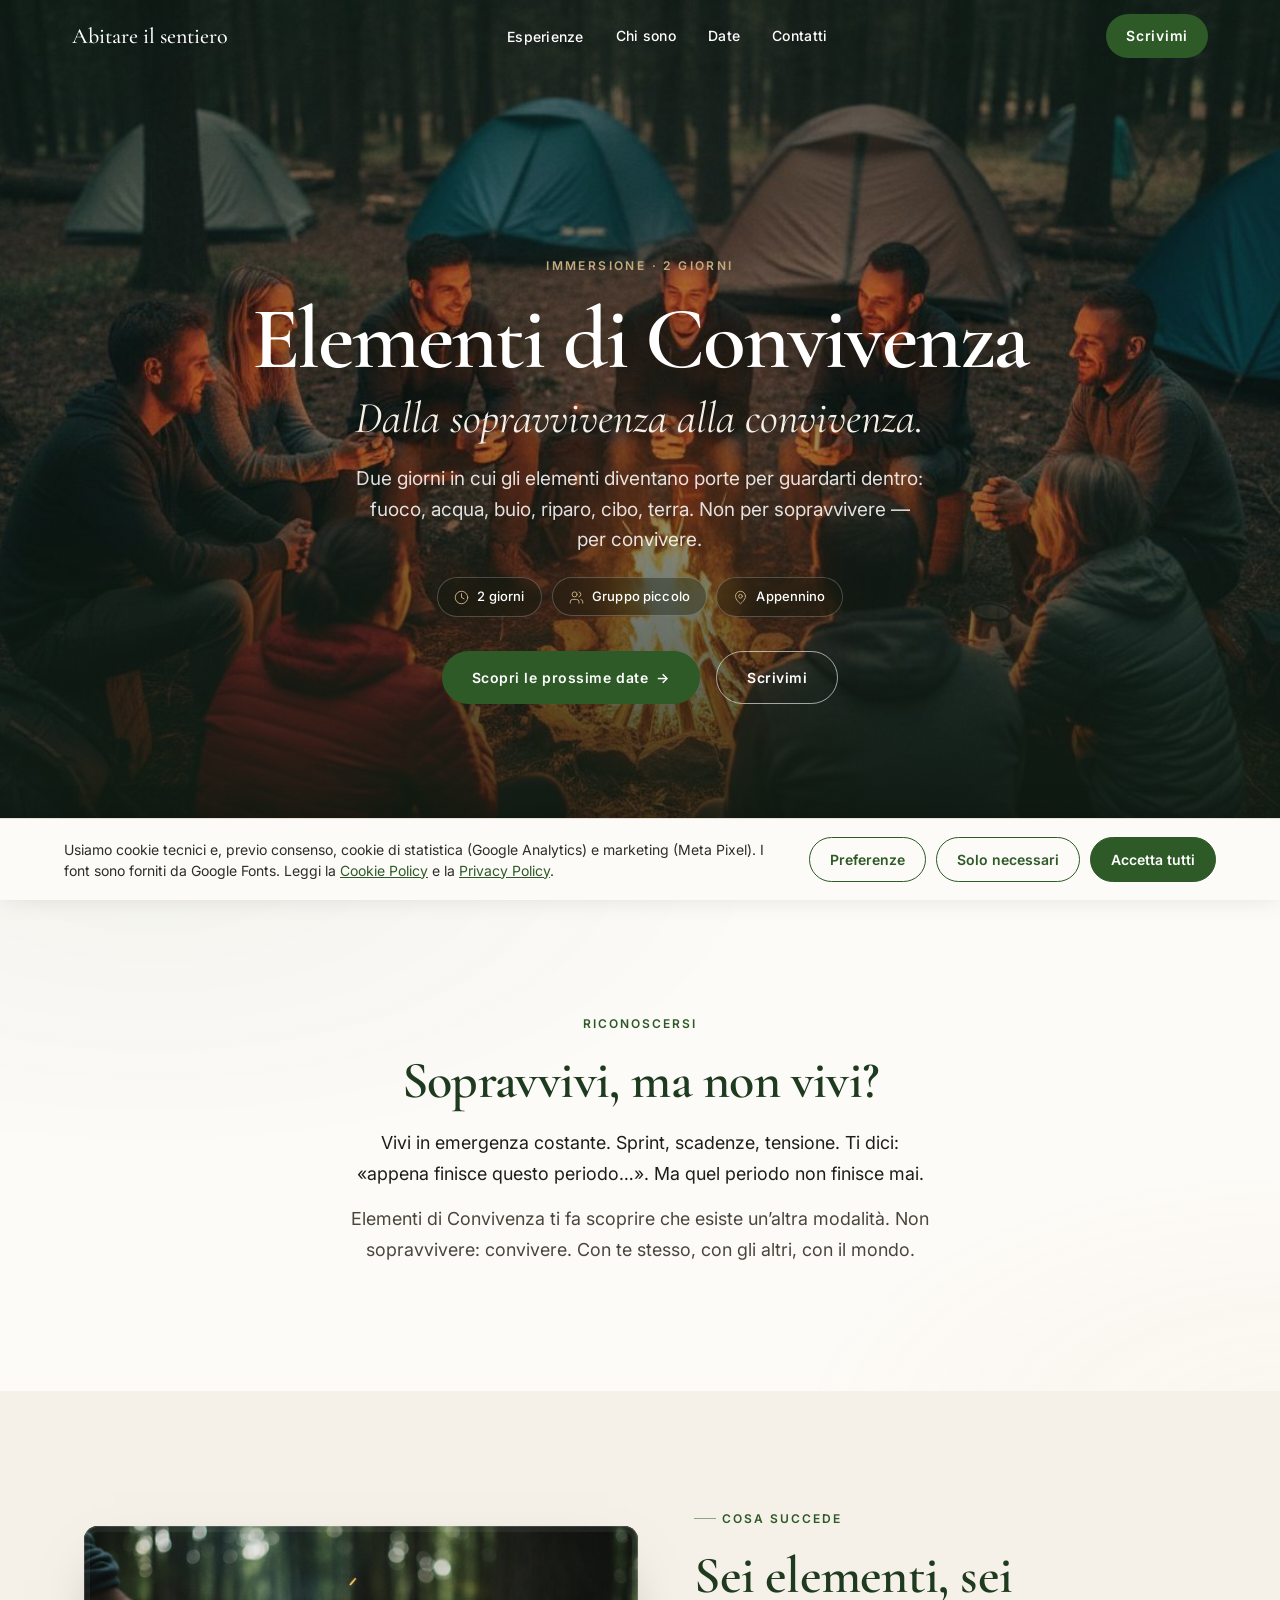
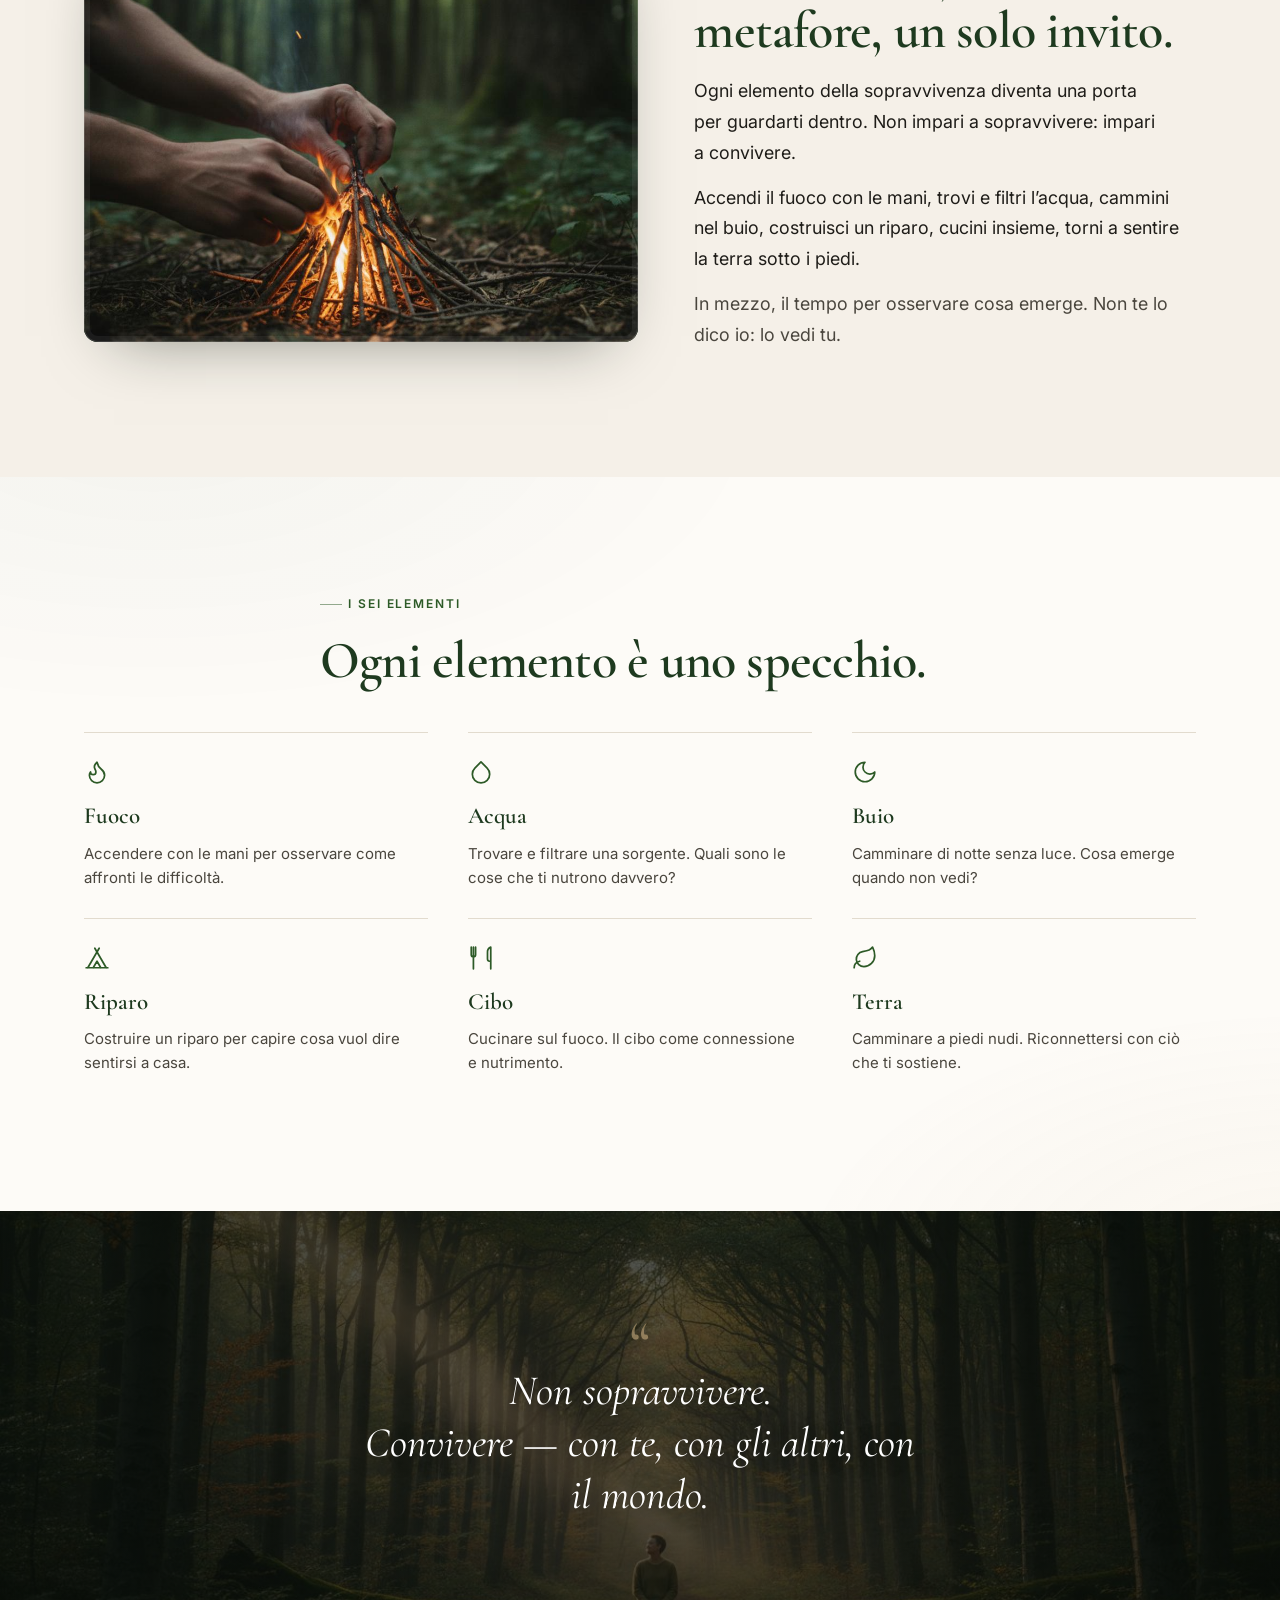
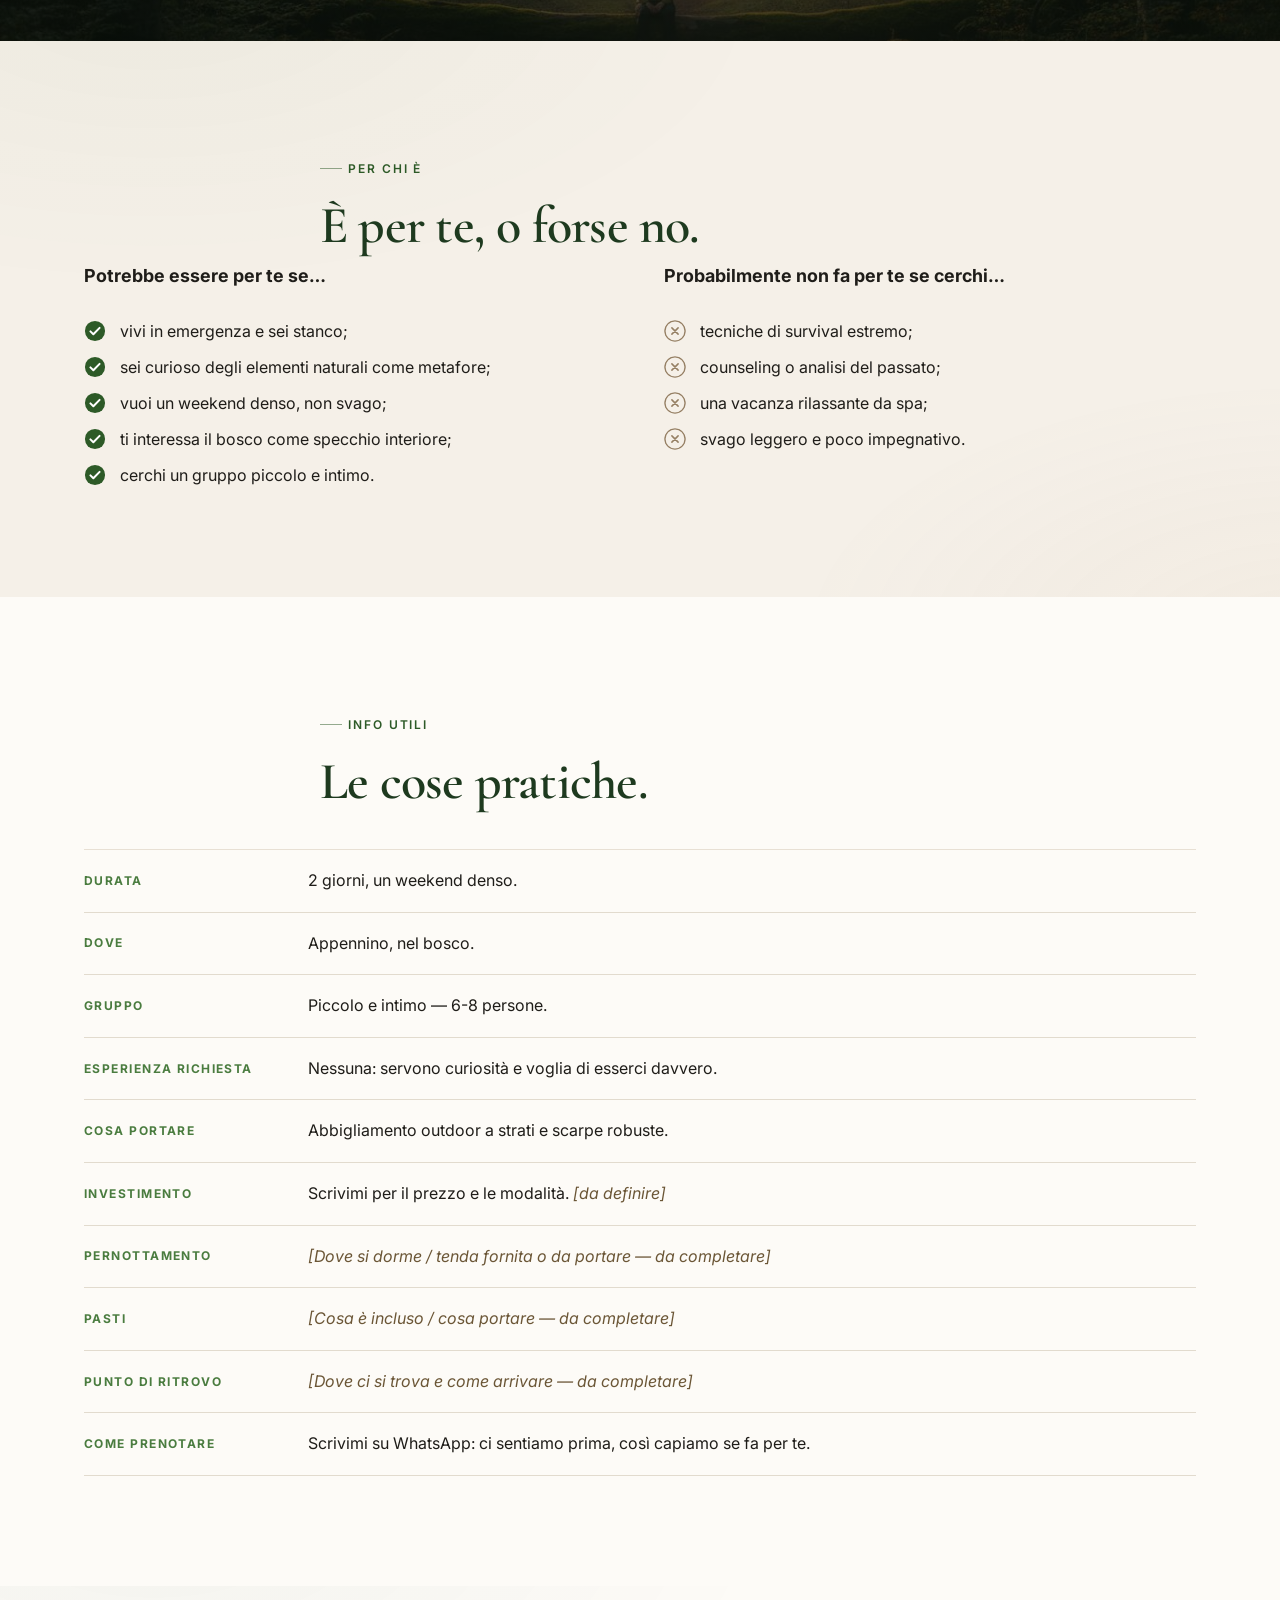
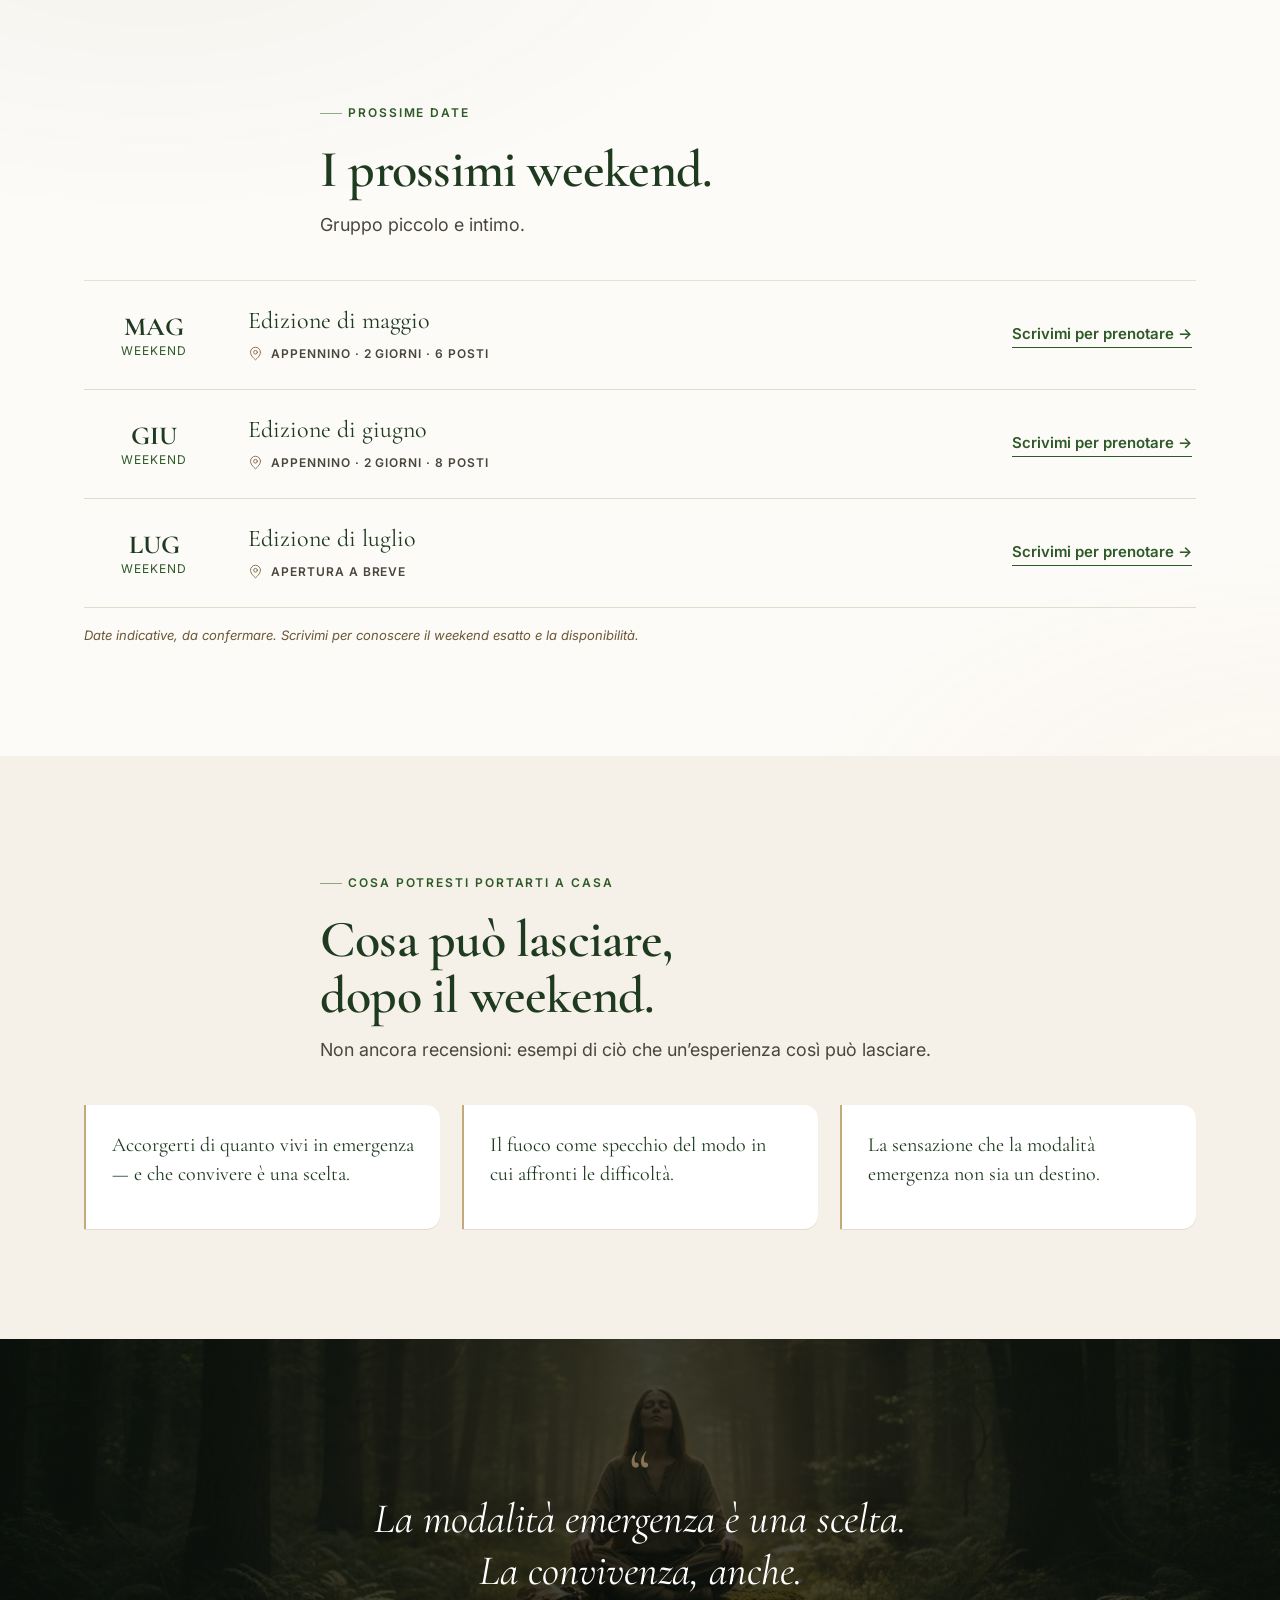
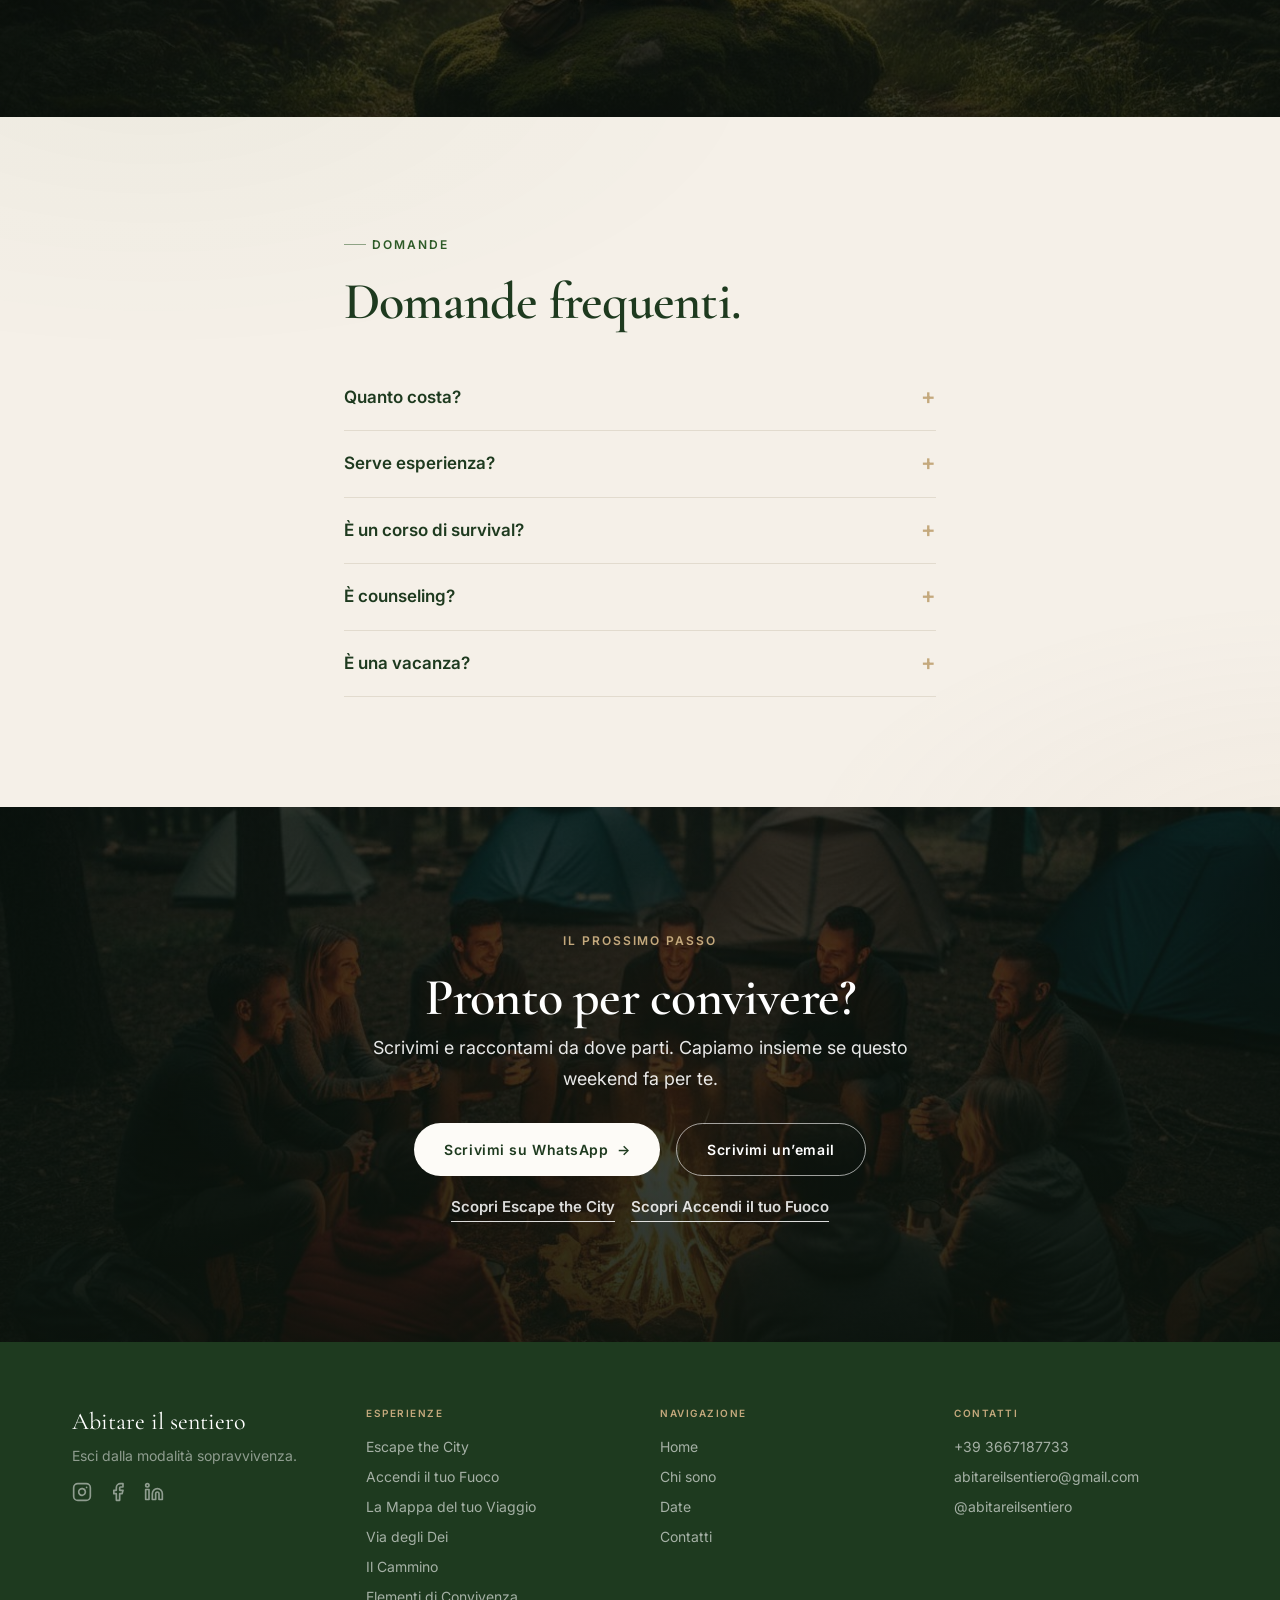
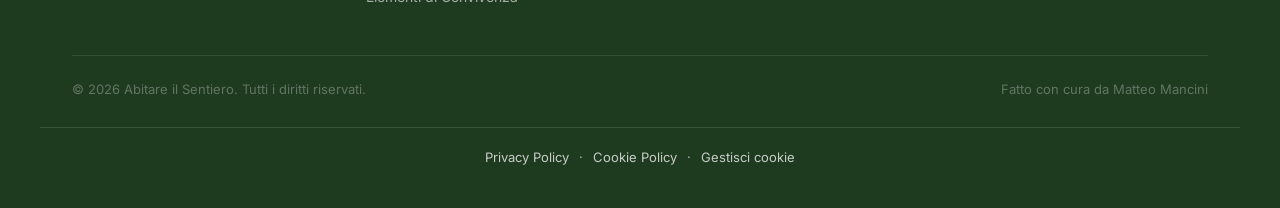
<file: elementi-di-convivenza.html>
<!DOCTYPE html>
<html lang="it">
<head>
<meta charset="utf-8"/>
<meta content="width=device-width, initial-scale=1.0" name="viewport"/>
<title>Elementi di Convivenza &mdash; Abitare il Sentiero</title>
<meta content="Due giorni in cui gli elementi diventano metafore: fuoco, acqua, buio, riparo, cibo, terra. Non per sopravvivere, ma per convivere." name="description"/>
<meta content="Abitare il Sentiero" name="author"/>
<link href="favicon.ico" rel="icon"/>
<meta content="Elementi di Convivenza &mdash; Abitare il Sentiero" property="og:title"/>
<meta content="Due giorni in cui gli elementi diventano metafore: fuoco, acqua, buio, riparo, cibo, terra. Non per sopravvivere, ma per convivere." property="og:description"/>
<meta content="website" property="og:type"/>
<meta content="images/convivenza.jpg" property="og:image"/>
<meta content="summary_large_image" name="twitter:card"/>
<meta content="images/convivenza.jpg" name="twitter:image"/>
<link href="https://fonts.googleapis.com" rel="preconnect"/>
<link crossorigin="" href="https://fonts.gstatic.com" rel="preconnect"/>
<link href="https://fonts.googleapis.com/css2?family=Cormorant+Garamond:ital,wght@0,400;0,500;0,600;1,400;1,500&amp;family=Inter:wght@400;500;600&amp;display=swap" rel="stylesheet"/>
<link href="styles.css" rel="stylesheet"/>
</head>
<body>
<svg class="ais-ico-sprite" aria-hidden="true" focusable="false" xmlns="http://www.w3.org/2000/svg"><defs>
<symbol id="i-fire" viewBox="0 0 24 24"><path d="M8.5 14.5A2.5 2.5 0 0 0 11 12c0-1.38-.5-2-1-3-1.07-2.14-.22-4.05 2-6 .5 2.5 2 4.9 4 6.5 2 1.6 3 3.5 3 5.5a7 7 0 1 1-14 0c0-1.15.43-2.29 1-3a2.5 2.5 0 0 0 2.5 2.5z"/></symbol>
<symbol id="i-compass" viewBox="0 0 24 24"><circle cx="12" cy="12" r="10"/><polygon points="16.24 7.76 14.12 14.12 7.76 16.24 9.88 9.88 16.24 7.76"/></symbol>
<symbol id="i-footprints" viewBox="0 0 24 24"><path d="M4 16v-2.38C4 11.5 2.97 10.5 3 8c.03-2.72 1.49-6 4.5-6C9.37 2 10 3.8 10 5.5c0 3.11-2 5.66-2 8.68V16a2 2 0 1 1-4 0Z"/><path d="M20 20v-2.38c0-2.12 1.03-3.12 1-5.62-.03-2.72-1.49-6-4.5-6C14.63 6 14 7.8 14 9.5c0 3.11 2 5.66 2 8.68V20a2 2 0 1 0 4 0Z"/></symbol>
<symbol id="i-route" viewBox="0 0 24 24"><circle cx="6" cy="19" r="3"/><path d="M9 19h8.5a3.5 3.5 0 0 0 0-7h-11a3.5 3.5 0 0 1 0-7H15"/><circle cx="18" cy="5" r="3"/></symbol>
<symbol id="i-hammer" viewBox="0 0 24 24"><path d="m15 12-8.5 8.5a2.12 2.12 0 1 1-3-3L12 9"/><path d="M17.64 15 22 10.64"/><path d="m20.9 11.7-1.25-1.25c-.6-.6-.93-1.4-.93-2.25v-.86L16 4.6a5.56 5.56 0 0 0-3.94-1.64H9l.92.82A6.18 6.18 0 0 1 12 8.4v1.56l2 2h.86c.85 0 1.65.34 2.25.93l1.25 1.25"/></symbol>
<symbol id="i-wind" viewBox="0 0 24 24"><path d="M12.8 19.6A2 2 0 1 0 14 16H2"/><path d="M17.5 8a2.5 2.5 0 1 1 2 4H2"/><path d="M9.8 4.4A2 2 0 1 1 11 8H2"/></symbol>
<symbol id="i-sparkles" viewBox="0 0 24 24"><path d="m12 3-1.9 5.8a2 2 0 0 1-1.3 1.3L3 12l5.8 1.9a2 2 0 0 1 1.3 1.3L12 21l1.9-5.8a2 2 0 0 1 1.3-1.3L21 12l-5.8-1.9a2 2 0 0 1-1.3-1.3Z"/></symbol>
<symbol id="i-eye" viewBox="0 0 24 24"><path d="M2 12s3-7 10-7 10 7 10 7-3 7-10 7-10-7-10-7Z"/><circle cx="12" cy="12" r="3"/></symbol>
<symbol id="i-idea" viewBox="0 0 24 24"><path d="M15 14c.2-1 .7-1.7 1.5-2.5 1-.9 1.5-2.2 1.5-3.5A6 6 0 0 0 6 8c0 1 .2 2.2 1.5 3.5.7.7 1.3 1.5 1.5 2.5"/><path d="M9 18h6"/><path d="M10 22h4"/></symbol>
<symbol id="i-heart" viewBox="0 0 24 24"><path d="M19 14c1.49-1.46 3-3.21 3-5.5A5.5 5.5 0 0 0 16.5 3c-1.76 0-3 .5-4.5 2-1.5-1.5-2.74-2-4.5-2A5.5 5.5 0 0 0 2 8.5c0 2.3 1.5 4.05 3 5.5l7 7Z"/></symbol>
<symbol id="i-hand" viewBox="0 0 24 24"><path d="M18 11V6a2 2 0 0 0-4 0"/><path d="M14 10V4a2 2 0 0 0-4 0v2"/><path d="M10 10.5V6a2 2 0 0 0-4 0v8"/><path d="M18 8a2 2 0 1 1 4 0v6a8 8 0 0 1-8 8h-2c-2.8 0-4.5-.86-5.99-2.34l-3.6-3.6a2 2 0 0 1 2.83-2.82L7 15"/></symbol>
<symbol id="i-pin" viewBox="0 0 24 24"><path d="M20 10c0 6-8 12-8 12s-8-6-8-12a8 8 0 0 1 16 0Z"/><circle cx="12" cy="10" r="3"/></symbol>
<symbol id="i-clock" viewBox="0 0 24 24"><circle cx="12" cy="12" r="10"/><polyline points="12 6 12 12 16 14"/></symbol>
<symbol id="i-calendar" viewBox="0 0 24 24"><rect width="18" height="18" x="3" y="4" rx="2"/><path d="M3 10h18M8 2v4M16 2v4"/></symbol>
<symbol id="i-users" viewBox="0 0 24 24"><path d="M16 21v-2a4 4 0 0 0-4-4H6a4 4 0 0 0-4 4v2"/><circle cx="9" cy="7" r="4"/><path d="M22 21v-2a4 4 0 0 0-3-3.87"/><path d="M16 3.13a4 4 0 0 1 0 7.75"/></symbol>
<symbol id="i-arrow" viewBox="0 0 24 24"><path d="M5 12h14M13 6l6 6-6 6"/></symbol>
<symbol id="i-chevron" viewBox="0 0 24 24"><path d="m6 9 6 6 6-6"/></symbol>
<symbol id="i-utensils" viewBox="0 0 24 24"><path d="M3 2v7a2 2 0 0 0 4 0V2M5 2v20"/><path d="M21 15V2a5 5 0 0 0-3 5v6a2 2 0 0 0 2 2h1Zm0 0v7"/></symbol>
<symbol id="i-moon" viewBox="0 0 24 24"><path d="M12 3a6 6 0 0 0 9 9 9 9 0 1 1-9-9Z"/></symbol>
<symbol id="i-leaf" viewBox="0 0 24 24"><path d="M11 20A7 7 0 0 1 9.8 6.1C15.5 5 17 4.48 19 2c1 2 2 4.18 2 8 0 5.5-4.78 10-10 10Z"/><path d="M2 21c0-3 1.85-5.36 5.08-6"/></symbol>
<symbol id="i-message" viewBox="0 0 24 24"><path d="M7.9 20A9 9 0 1 0 4 16.1L2 22Z"/></symbol>
<symbol id="i-tent" viewBox="0 0 24 24"><path d="M3.5 21 14 3M20.5 21 10 3M15.5 21 12 15l-3.5 6M2 21h20"/></symbol>
<symbol id="i-drop" viewBox="0 0 24 24"><path d="M12 2.69l5.66 5.66a8 8 0 1 1-11.31 0z"/></symbol>
</defs></svg>
<!-- header condiviso (fonte: partials/header.html) -->
<header class="site-header fixed top-0 left-0 right-0 z-50 h-[72px]" id="site-header">
<div class="content-max-width h-full flex items-center justify-between">
<a class="nav-logo font-display text-[22px] font-medium text-white" href="index.html">Abitare il sentiero</a>
<nav class="hidden lg:flex items-center gap-8">
<div class="nav-dropdown">
<button aria-expanded="false" aria-haspopup="true" class="nav-link font-body text-sm font-medium tracking-wider text-white" id="exp-toggle">Esperienze</button>
<div class="nav-dropdown-menu" id="exp-menu">
<a href="escape-the-city.html">Escape the City</a>
<a href="accendi-il-tuo-fuoco.html">Accendi il tuo Fuoco</a>
<a href="la-mappa-del-tuo-viaggio.html">La Mappa del tuo Viaggio</a>
<a href="via-degli-dei.html">Via degli Dei</a>
<a href="cammino.html">Il Cammino</a>
<a href="elementi-di-convivenza.html">Elementi di Convivenza</a>
</div>
</div>
<a class="nav-link font-body text-sm font-medium tracking-wider text-white" href="chi-sono.html">Chi sono</a>
<a class="nav-link font-body text-sm font-medium tracking-wider text-white" href="index.html#date">Date</a>
<a class="nav-link font-body text-sm font-medium tracking-wider text-white" href="#contatti">Contatti</a>
</nav>
<a class="nav-cta hidden lg:inline-flex items-center gap-2 rounded-full px-5 py-3 font-body text-sm font-semibold tracking-wider bg-forest text-white hover:bg-forest-light transition-all duration-300" href="https://wa.me/+393667187733" rel="noopener noreferrer" target="_blank">Scrivimi</a>
<button aria-label="Menu" class="nav-burger lg:hidden p-2 text-white" id="nav-burger" type="button">
<svg fill="none" height="24" stroke="currentColor" stroke-linecap="round" stroke-width="2" viewbox="0 0 24 24" width="24"><path d="M4 5h16"></path><path d="M4 12h16"></path><path d="M4 19h16"></path></svg>
</button>
</div>
<div class="mobile-menu" id="mobile-menu">
<a href="index.html">Home</a>
<a href="escape-the-city.html">Escape the City</a>
<a href="accendi-il-tuo-fuoco.html">Accendi il tuo Fuoco</a>
<a href="la-mappa-del-tuo-viaggio.html">La Mappa del tuo Viaggio</a>
<a href="via-degli-dei.html">Via degli Dei</a>
<a href="cammino.html">Il Cammino</a>
<a href="elementi-di-convivenza.html">Elementi di Convivenza</a>
<a href="chi-sono.html">Chi sono</a>
<a href="index.html#date">Date</a>
<a href="#contatti">Contatti</a>
<a class="mobile-cta" href="https://wa.me/+393667187733" rel="noopener noreferrer" target="_blank">Scrivimi su WhatsApp</a>
</div>
</header>
<main>
  <section class="ais-hero">
    <div class="ais-hero__bg"><video autoplay="" loop="" muted="" playsinline="" poster="images/convivenza.jpg" src="videos/convivenza.mp4"></video></div>
    <div class="ais-hero__scrim"></div>
    <div class="ais-hero__inner">
      <span class="ais-eyebrow ais-hero__eyebrow">Immersione &middot; 2 giorni</span>
      <h1 class="ais-hero__title">Elementi di Convivenza</h1>
      <p class="ais-hero__sub">Dalla sopravvivenza alla convivenza.</p>
      <p class="ais-hero__lead">Due giorni in cui gli elementi diventano porte per guardarti dentro: fuoco, acqua, buio, riparo, cibo, terra. Non per sopravvivere &mdash; per convivere.</p>
      <div class="ais-chips"><span class="ais-chip"><svg class="ais-ico"><use href="#i-clock"></use></svg>2 giorni</span><span class="ais-chip"><svg class="ais-ico"><use href="#i-users"></use></svg>Gruppo piccolo</span><span class="ais-chip"><svg class="ais-ico"><use href="#i-pin"></use></svg>Appennino</span></div>
      <div class="ais-cta-row"><a class="ais-btn-dark ais-arrow" href="#date">Scopri le prossime date</a><a class="ais-btn-ghost" href="https://wa.me/+393667187733" target="_blank" rel="noopener noreferrer" style="color:#fff;border-color:rgba(255,255,255,.6)">Scrivimi</a></div>
    </div>
  </section>
  <section class="ais-sec ais-sec--cream ais-sec--tint">
    <div class="ais-wrap ais-narrow ais-center">
      <span class="ais-eyebrow">Riconoscersi</span>
      <h2 class="ais-display">Sopravvivi, ma non vivi?</h2>
      <div class="ais-stack ais-lead" style="margin-top:20px"><p>Vivi in emergenza costante. Sprint, scadenze, tensione. Ti dici: &laquo;appena finisce questo periodo&hellip;&raquo;. Ma quel periodo non finisce mai.</p><p class="ais-muted">Elementi di Convivenza ti fa scoprire che esiste un&rsquo;altra modalit&agrave;. Non sopravvivere: convivere. Con te stesso, con gli altri, con il mondo.</p></div>
    </div>
  </section>
  <section class="ais-sec ais-sec--sand">
    <div class="ais-wrap"><div class="ais-show"><div class="ais-show__media"><img alt="" src="images/full-fuoco.jpg"/></div><div>
          <span class="ais-eyebrow">Cosa succede</span>
          <h2 class="ais-display">Sei elementi, sei metafore, un solo invito.</h2>
          <div class="ais-stack ais-lead" style="margin-top:18px"><p>Ogni elemento della sopravvivenza diventa una porta per guardarti dentro. Non impari a sopravvivere: impari a convivere.</p><p>Accendi il fuoco con le mani, trovi e filtri l&rsquo;acqua, cammini nel buio, costruisci un riparo, cucini insieme, torni a sentire la terra sotto i piedi.</p><p class="ais-muted">In mezzo, il tempo per osservare cosa emerge. Non te lo dico io: lo vedi tu.</p></div>
        </div></div></div>
  </section>
  <section class="ais-sec ais-sec--cream ais-sec--tint">
    <div class="ais-wrap">
      <div class="ais-narrow"><span class="ais-eyebrow">I sei elementi</span><h2 class="ais-display">Ogni elemento &egrave; uno specchio.</h2></div>
      <div class="ais-grid ais-grid--3"><div class="ais-practice"><svg class="ais-ico ais-practice__ico"><use href="#i-fire"></use></svg><h3>Fuoco</h3><p>Accendere con le mani per osservare come affronti le difficolt&agrave;.</p></div><div class="ais-practice"><svg class="ais-ico ais-practice__ico"><use href="#i-drop"></use></svg><h3>Acqua</h3><p>Trovare e filtrare una sorgente. Quali sono le cose che ti nutrono davvero?</p></div><div class="ais-practice"><svg class="ais-ico ais-practice__ico"><use href="#i-moon"></use></svg><h3>Buio</h3><p>Camminare di notte senza luce. Cosa emerge quando non vedi?</p></div><div class="ais-practice"><svg class="ais-ico ais-practice__ico"><use href="#i-tent"></use></svg><h3>Riparo</h3><p>Costruire un riparo per capire cosa vuol dire sentirsi a casa.</p></div><div class="ais-practice"><svg class="ais-ico ais-practice__ico"><use href="#i-utensils"></use></svg><h3>Cibo</h3><p>Cucinare sul fuoco. Il cibo come connessione e nutrimento.</p></div><div class="ais-practice"><svg class="ais-ico ais-practice__ico"><use href="#i-leaf"></use></svg><h3>Terra</h3><p>Camminare a piedi nudi. Riconnettersi con ci&ograve; che ti sostiene.</p></div></div>
    </div>
  </section>
  <section class="ais-interlude">
    <div class="ais-interlude__bg"><img alt="" src="images/full-bosco.jpg"/></div>
    <div class="ais-interlude__scrim"></div>
    <div class="ais-wrap ais-narrow">
      <span class="ais-interlude__mark" aria-hidden="true">&ldquo;</span>
      <p class="ais-interlude__q">Non sopravvivere.<br/>Convivere &mdash; con te, con gli altri, con il mondo.</p>
    </div>
  </section>
  <section class="ais-sec ais-sec--sand ais-sec--tint">
    <div class="ais-wrap">
      <div class="ais-narrow"><span class="ais-eyebrow">Per chi &egrave;</span><h2 class="ais-display">&Egrave; per te, o forse no.</h2></div>
      <div class="ais-two">
        <div>
          <p class="ais-lead" style="margin-bottom:14px"><strong>Potrebbe essere per te se&hellip;</strong></p>
          <ul class="ais-checks ais-checks--yes"><li>vivi in emergenza e sei stanco;</li><li>sei curioso degli elementi naturali come metafore;</li><li>vuoi un weekend denso, non svago;</li><li>ti interessa il bosco come specchio interiore;</li><li>cerchi un gruppo piccolo e intimo.</li></ul>
        </div>
        <div>
          <p class="ais-lead" style="margin-bottom:14px"><strong>Probabilmente non fa per te se cerchi&hellip;</strong></p>
          <ul class="ais-checks ais-checks--no"><li>tecniche di survival estremo;</li><li>counseling o analisi del passato;</li><li>una vacanza rilassante da spa;</li><li>svago leggero e poco impegnativo.</li></ul>
        </div>
      </div>
    </div>
  </section>
  <section class="ais-sec ais-sec--cream">
    <div class="ais-wrap">
      <div class="ais-narrow"><span class="ais-eyebrow">Info utili</span><h2 class="ais-display">Le cose pratiche.</h2></div>
      <div class="ais-data"><div class="ais-data__row"><div class="ais-data__k">Durata</div><div class="ais-data__v">2 giorni, un weekend denso.</div></div><div class="ais-data__row"><div class="ais-data__k">Dove</div><div class="ais-data__v">Appennino, nel bosco.</div></div><div class="ais-data__row"><div class="ais-data__k">Gruppo</div><div class="ais-data__v">Piccolo e intimo &mdash; 6-8 persone.</div></div><div class="ais-data__row"><div class="ais-data__k">Esperienza richiesta</div><div class="ais-data__v">Nessuna: servono curiosit&agrave; e voglia di esserci davvero.</div></div><div class="ais-data__row"><div class="ais-data__k">Cosa portare</div><div class="ais-data__v">Abbigliamento outdoor a strati e scarpe robuste.</div></div><div class="ais-data__row"><div class="ais-data__k">Investimento</div><div class="ais-data__v">Scrivimi per il prezzo e le modalit&agrave;. <span class="todo">[da definire]</span></div></div><div class="ais-data__row"><div class="ais-data__k">Pernottamento</div><div class="ais-data__v"><span class="todo">[Dove si dorme / tenda fornita o da portare — da completare]</span></div></div><div class="ais-data__row"><div class="ais-data__k">Pasti</div><div class="ais-data__v"><span class="todo">[Cosa è incluso / cosa portare — da completare]</span></div></div><div class="ais-data__row"><div class="ais-data__k">Punto di ritrovo</div><div class="ais-data__v"><span class="todo">[Dove ci si trova e come arrivare — da completare]</span></div></div><div class="ais-data__row"><div class="ais-data__k">Come prenotare</div><div class="ais-data__v">Scrivimi su WhatsApp: ci sentiamo prima, cos&igrave; capiamo se fa per te.</div></div></div>
    </div>
  </section>
  <section class="ais-sec ais-sec--cream ais-sec--tint" id="date">
    <div class="ais-wrap">
      <div class="ais-narrow"><span class="ais-eyebrow">Prossime date</span><h2 class="ais-display">I prossimi weekend.</h2><p class="ais-lead ais-muted" style="margin-top:12px">Gruppo piccolo e intimo.</p></div>
      <div class="ais-cal"><div class="ais-cal__row"><div class="ais-cal__date"><b>MAG</b><span>weekend</span></div><div><h3 class="ais-cal__t">Edizione di maggio</h3><p class="ais-cal__meta"><svg class="ais-ico"><use href="#i-pin"></use></svg>Appennino &middot; 2 giorni &middot; 6 posti</p></div><a class="ais-textlink ais-cal__cta" href="https://wa.me/+393667187733" target="_blank" rel="noopener noreferrer">Scrivimi per prenotare &rarr;</a></div><div class="ais-cal__row"><div class="ais-cal__date"><b>GIU</b><span>weekend</span></div><div><h3 class="ais-cal__t">Edizione di giugno</h3><p class="ais-cal__meta"><svg class="ais-ico"><use href="#i-pin"></use></svg>Appennino &middot; 2 giorni &middot; 8 posti</p></div><a class="ais-textlink ais-cal__cta" href="https://wa.me/+393667187733" target="_blank" rel="noopener noreferrer">Scrivimi per prenotare &rarr;</a></div><div class="ais-cal__row"><div class="ais-cal__date"><b>LUG</b><span>weekend</span></div><div><h3 class="ais-cal__t">Edizione di luglio</h3><p class="ais-cal__meta"><svg class="ais-ico"><use href="#i-pin"></use></svg>Apertura a breve</p></div><a class="ais-textlink ais-cal__cta" href="https://wa.me/+393667187733" target="_blank" rel="noopener noreferrer">Scrivimi per prenotare &rarr;</a></div></div>
      <p class="ais-cal__note">Date indicative, da confermare. Scrivimi per conoscere il weekend esatto e la disponibilit&agrave;.</p>
    </div>
  </section>
  <section class="ais-sec ais-sec--sand">
    <div class="ais-wrap">
      <div class="ais-narrow"><span class="ais-eyebrow">Cosa potresti portarti a casa</span><h2 class="ais-display">Cosa pu&ograve; lasciare, dopo il weekend.</h2><p class="ais-lead ais-muted" style="margin-top:12px">Non ancora recensioni: esempi di ci&ograve; che un&rsquo;esperienza cos&igrave; pu&ograve; lasciare.</p></div>
      <div class="ais-quotes" style="margin-top:40px"><blockquote class="ais-quote"><p>Accorgerti di quanto vivi in emergenza &mdash; e che convivere &egrave; una scelta.</p></blockquote><blockquote class="ais-quote"><p>Il fuoco come specchio del modo in cui affronti le difficolt&agrave;.</p></blockquote><blockquote class="ais-quote"><p>La sensazione che la modalit&agrave; emergenza non sia un destino.</p></blockquote></div>
    </div>
  </section>
  <section class="ais-interlude">
    <div class="ais-interlude__bg"><img alt="" src="images/full-abitare.jpg"/></div>
    <div class="ais-interlude__scrim"></div>
    <div class="ais-wrap ais-narrow">
      <span class="ais-interlude__mark" aria-hidden="true">&ldquo;</span>
      <p class="ais-interlude__q">La modalit&agrave; emergenza &egrave; una scelta.<br/>La convivenza, anche.</p>
    </div>
  </section>
  <section class="ais-sec ais-sec--sand ais-sec--tint">
    <div class="ais-wrap ais-narrow">
      <span class="ais-eyebrow">Domande</span><h2 class="ais-display">Domande frequenti.</h2>
      <div class="ais-faq"><details><summary>Quanto costa?</summary><p>Scrivimi: ti dico il prezzo e cosa &egrave; incluso in base alla data e al formato. Gruppi piccoli, posti limitati.</p></details><details><summary>Serve esperienza?</summary><p>No. Non servono abilit&agrave; tecniche: gli elementi sono strumenti di consapevolezza, non prove da superare.</p></details><details><summary>&Egrave; un corso di survival?</summary><p>No. Non impari tecniche estreme: fuoco, acqua, buio e riparo sono specchi, non abilit&agrave; da acquisire.</p></details><details><summary>&Egrave; counseling?</summary><p>No. Non analizziamo il passato: facciamo esperienze e osserviamo cosa emerge.</p></details><details><summary>&Egrave; una vacanza?</summary><p>No. &Egrave; intenso: non torni rilassato come da una spa, ma con una consapevolezza diversa.</p></details></div>
    </div>
  </section>
  <section class="ais-photopanel" id="parliamone">
    <div class="ais-photopanel__bg"><img alt="" src="images/convivenza.jpg"/></div>
    <div class="ais-photopanel__scrim" style="background:linear-gradient(180deg,rgba(12,20,12,.6),rgba(12,20,12,.8))"></div>
    <div class="ais-wrap ais-narrow ais-center">
      <span class="ais-eyebrow ais-eyebrow--onphoto">Il prossimo passo</span>
      <h2 class="ais-display" style="color:#fff">Pronto per convivere?</h2>
      <p class="ais-lead" style="color:rgba(255,255,255,.9)">Scrivimi e raccontami da dove parti. Capiamo insieme se questo weekend fa per te.</p>
      <div class="ais-cta-row" style="justify-content:center;margin-top:28px">
        <a class="ais-btn-dark ais-arrow" href="https://wa.me/+393667187733" target="_blank" rel="noopener noreferrer" style="background:var(--ais-cream);color:var(--ais-forest-deep)">Scrivimi su WhatsApp</a>
        <a class="ais-btn-ghost" href="mailto:abitareilsentiero@gmail.com" style="color:#fff;border-color:rgba(255,255,255,.6)">Scrivimi un&rsquo;email</a>
      </div>
      <div class="ais-cta-row" style="justify-content:center;margin-top:20px"><a class="ais-textlink" href="escape-the-city.html" style="color:rgba(255,255,255,.85)">Scopri Escape the City</a><a class="ais-textlink" href="accendi-il-tuo-fuoco.html" style="color:rgba(255,255,255,.85)">Scopri Accendi il tuo Fuoco</a></div>
    </div>
  </section>
</main>
<!-- footer condiviso (fonte: partials/footer.html) -->
<footer class="bg-forest-deep pt-16 pb-10" id="contatti"><div class="content-max-width"><div class="grid grid-cols-1 md:grid-cols-4 gap-10"><div><a class="font-display text-2xl text-white" href="#abitare">Abitare il sentiero</a><p class="font-body text-sm text-white/50 mt-2">Esci dalla modalità sopravvivenza.</p><div class="flex items-center gap-4 mt-4"><a aria-label="Instagram" class="text-white/50 hover:text-white transition-colors" href="https://instagram.com/abitareilsentiero" rel="noopener noreferrer" target="_blank"><svg fill="none" height="20" stroke="currentColor" stroke-linecap="round" stroke-linejoin="round" stroke-width="2" viewbox="0 0 24 24" width="20"><rect height="20" rx="5" ry="5" width="20" x="2" y="2"></rect><path d="M16 11.37A4 4 0 1 1 12.63 8 4 4 0 0 1 16 11.37z"></path><line x1="17.5" x2="17.51" y1="6.5" y2="6.5"></line></svg></a><a aria-label="Facebook" class="text-white/50 hover:text-white transition-colors" href="https://facebook.com/abitareilsentiero" rel="noopener noreferrer" target="_blank"><svg fill="none" height="20" stroke="currentColor" stroke-linecap="round" stroke-linejoin="round" stroke-width="2" viewbox="0 0 24 24" width="20"><path d="M18 2h-3a5 5 0 0 0-5 5v3H7v4h3v8h4v-8h3l1-4h-4V7a1 1 0 0 1 1-1h3z"></path></svg></a><a aria-label="LinkedIn" class="text-white/50 hover:text-white transition-colors" href="https://linkedin.com/in/matteo-mancini-outdoor" rel="noopener noreferrer" target="_blank"><svg fill="none" height="20" stroke="currentColor" stroke-linecap="round" stroke-linejoin="round" stroke-width="2" viewbox="0 0 24 24" width="20"><path d="M16 8a6 6 0 0 1 6 6v7h-4v-7a2 2 0 0 0-2-2 2 2 0 0 0-2 2v7h-4v-7a6 6 0 0 1 6-6z"></path><rect height="12" width="4" x="2" y="9"></rect><circle cx="4" cy="4" r="2"></circle></svg></a></div></div><div><p class="font-body text-[10px] font-semibold uppercase tracking-[0.15em] text-earth mb-4">Esperienze</p><div class="flex flex-col gap-2.5"><a class="font-body text-sm text-white/60 hover:text-white transition-colors" href="escape-the-city.html">Escape the City</a><a class="font-body text-sm text-white/60 hover:text-white transition-colors" href="accendi-il-tuo-fuoco.html">Accendi il tuo Fuoco</a><a class="font-body text-sm text-white/60 hover:text-white transition-colors" href="la-mappa-del-tuo-viaggio.html">La Mappa del tuo Viaggio</a><a class="font-body text-sm text-white/60 hover:text-white transition-colors" href="via-degli-dei.html">Via degli Dei</a><a class="font-body text-sm text-white/60 hover:text-white transition-colors" href="cammino.html">Il Cammino</a><a class="font-body text-sm text-white/60 hover:text-white transition-colors" href="elementi-di-convivenza.html">Elementi di Convivenza</a></div></div><div><p class="font-body text-[10px] font-semibold uppercase tracking-[0.15em] text-earth mb-4">Navigazione</p><div class="flex flex-col gap-2.5"><a class="font-body text-sm text-white/60 hover:text-white transition-colors" href="#abitare">Home</a><a class="font-body text-sm text-white/60 hover:text-white transition-colors" href="chi-sono.html">Chi sono</a><a class="font-body text-sm text-white/60 hover:text-white transition-colors" href="#date">Date</a><a class="font-body text-sm text-white/60 hover:text-white transition-colors" href="#contatti">Contatti</a></div></div><div><p class="font-body text-[10px] font-semibold uppercase tracking-[0.15em] text-earth mb-4">Contatti</p><div class="flex flex-col gap-2.5"><a class="font-body text-sm text-white/60 hover:text-white transition-colors flex items-center gap-2" href="https://wa.me/+393667187733" rel="noopener noreferrer" target="_blank">+39 3667187733</a><a class="font-body text-sm text-white/60 hover:text-white transition-colors" href="mailto:abitareilsentiero@gmail.com">abitareilsentiero@gmail.com</a><a class="font-body text-sm text-white/60 hover:text-white transition-colors" href="https://instagram.com/abitareilsentiero" rel="noopener noreferrer" target="_blank">@abitareilsentiero</a></div></div></div><div class="mt-12 pt-6 border-t border-white/10 flex flex-col sm:flex-row items-center justify-between gap-4"><p class="font-body text-[13px] text-white/30">© 2026 Abitare il Sentiero. Tutti i diritti riservati.</p><p class="font-body text-[13px] text-white/30">Fatto con cura da Matteo Mancini</p></div></div><div class="footer-legal content-max-width"><a href="privacy.html">Privacy Policy</a><span aria-hidden="true">·</span><a href="cookie-policy.html">Cookie Policy</a><span aria-hidden="true">·</span><button class="footer-legal-btn" id="manage-cookies" type="button">Gestisci cookie</button></div></footer>

<script src="config.js"></script>
<script src="site.js"></script>
<script src="cookies.js"></script>
<script src="forms.js"></script>
</body>
</html>
</file>
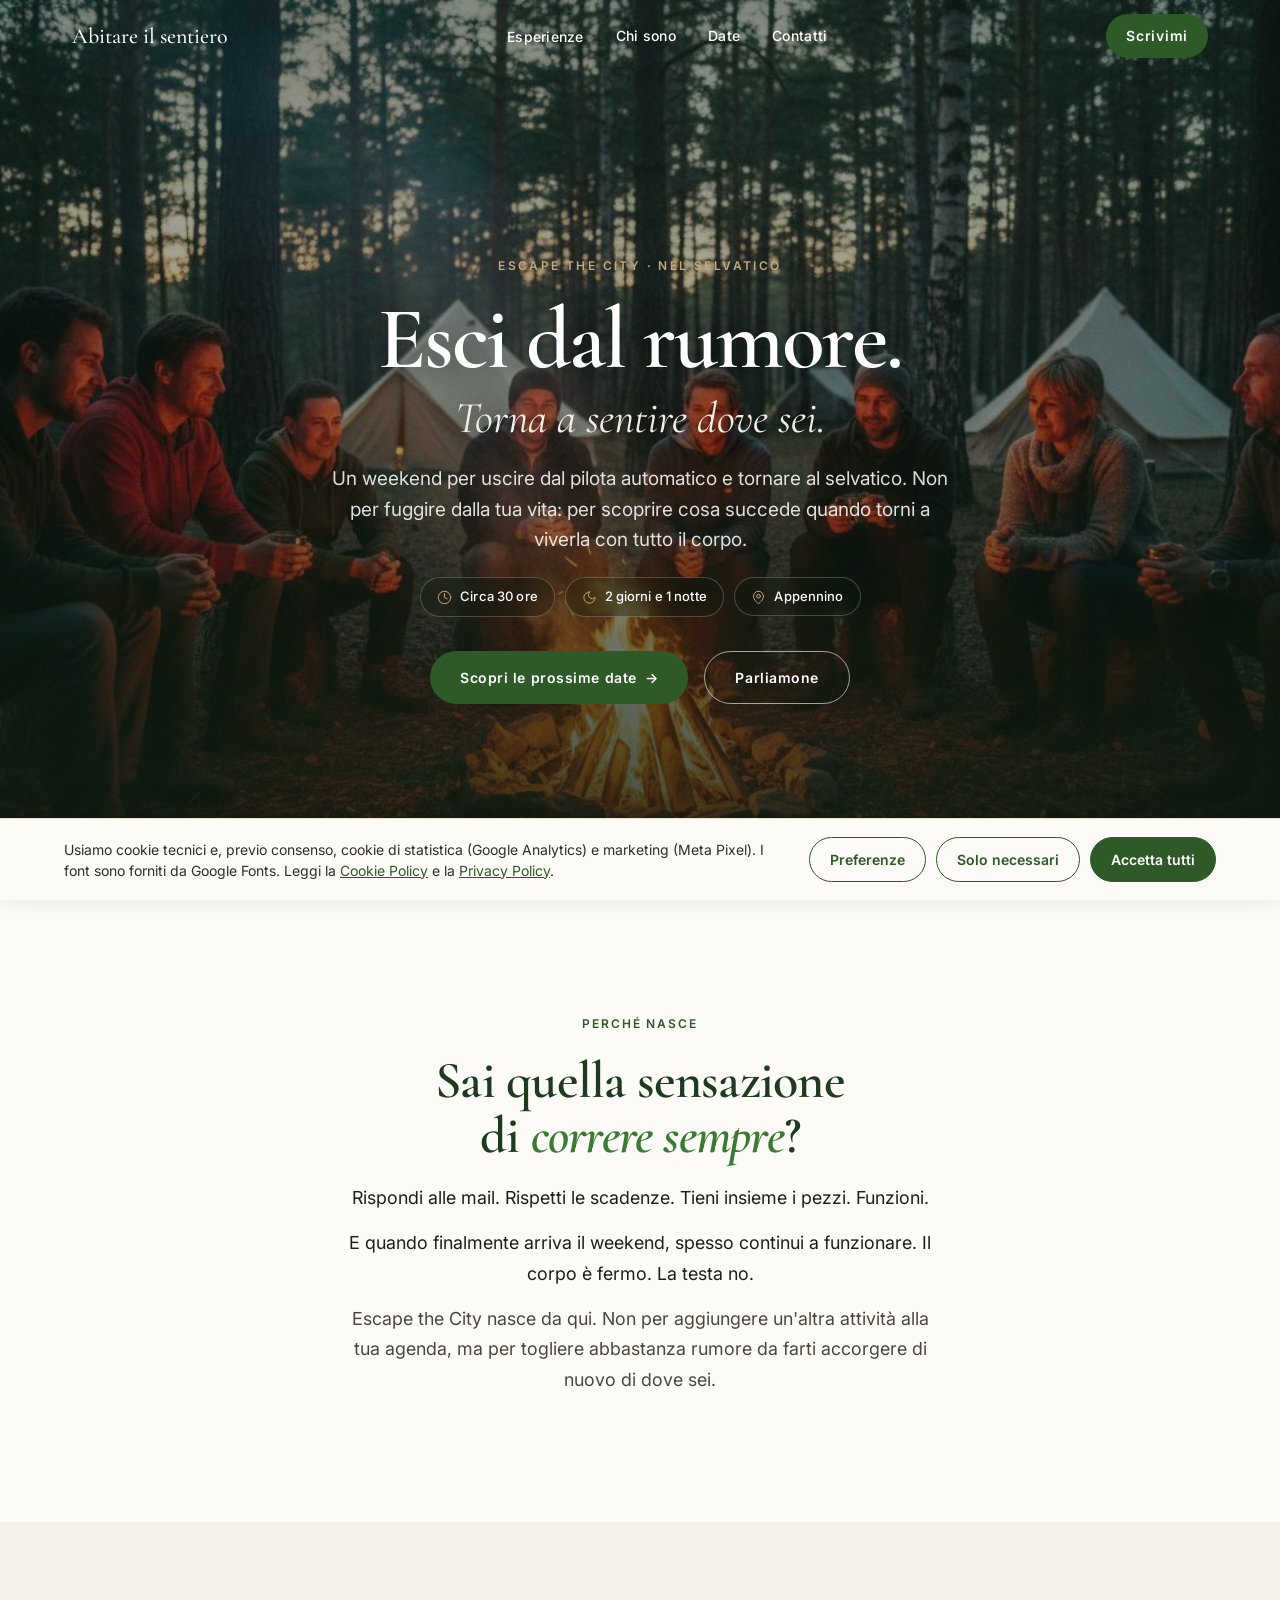
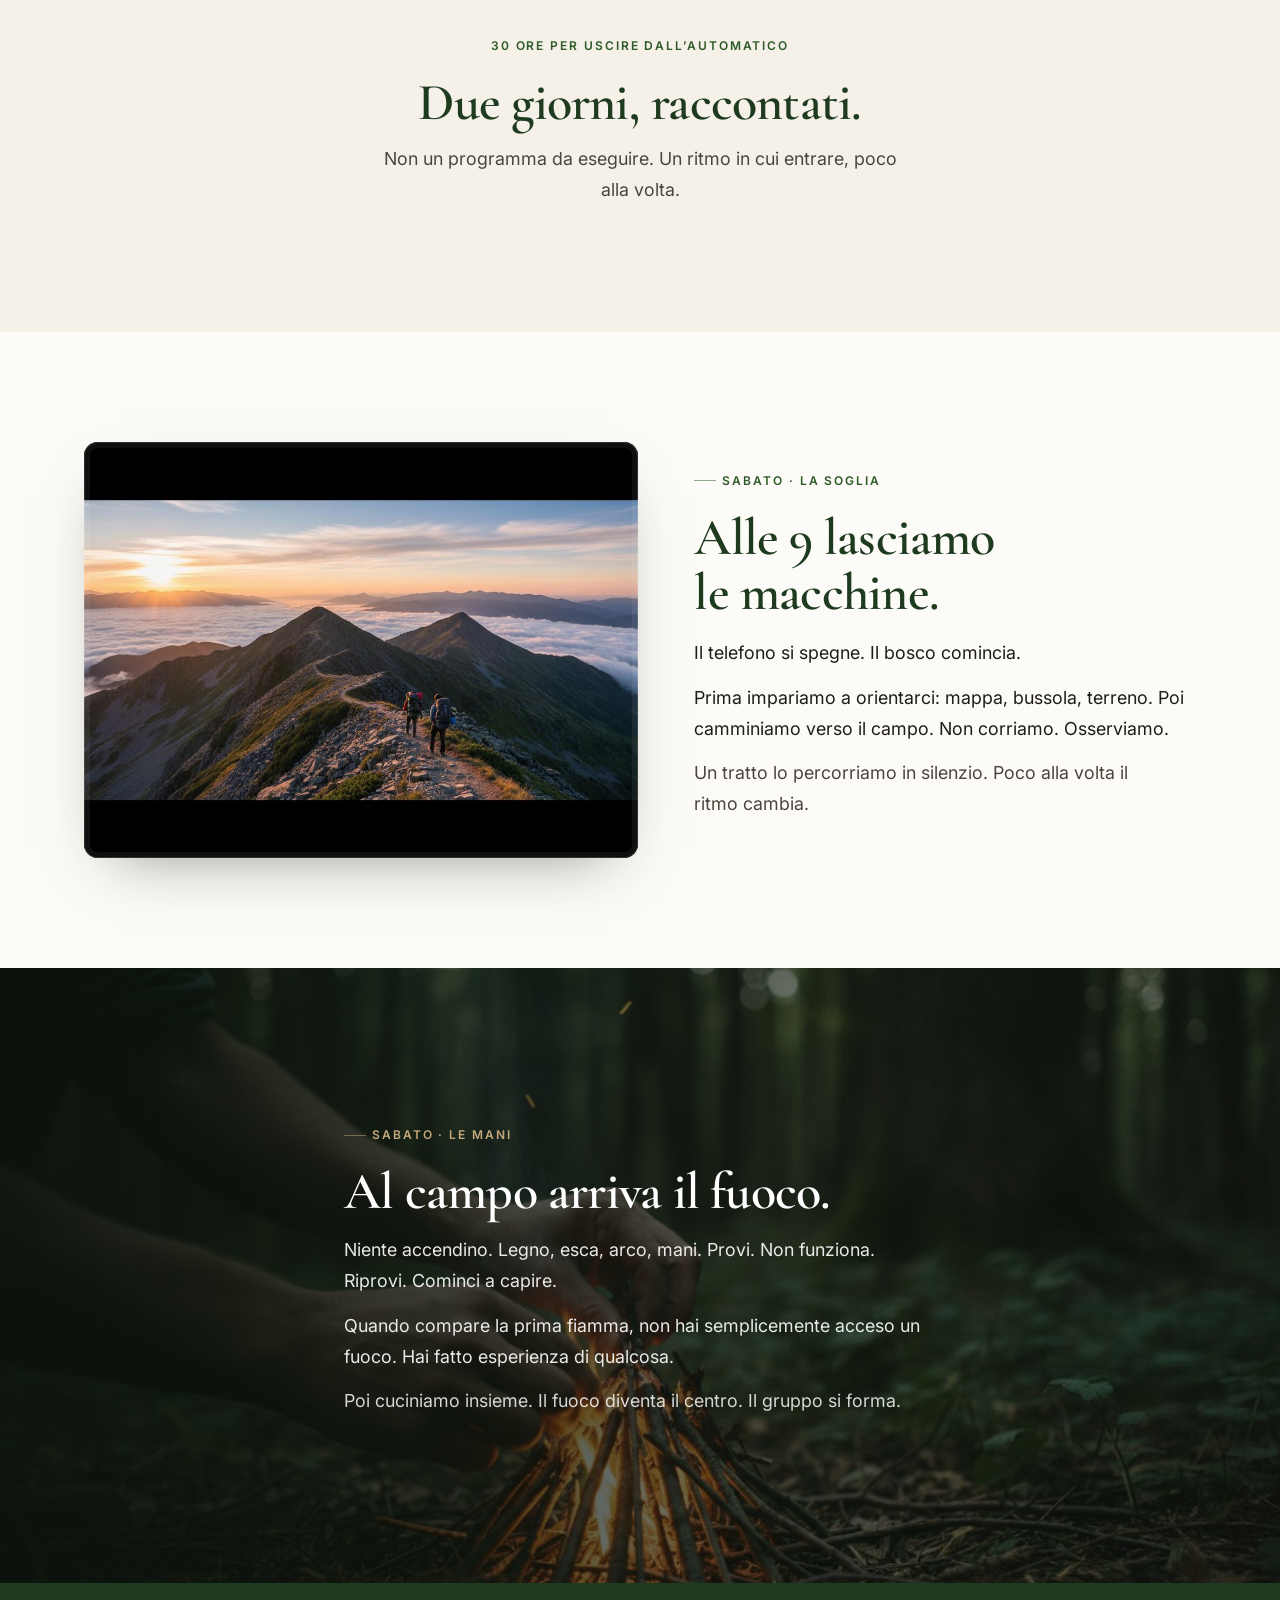
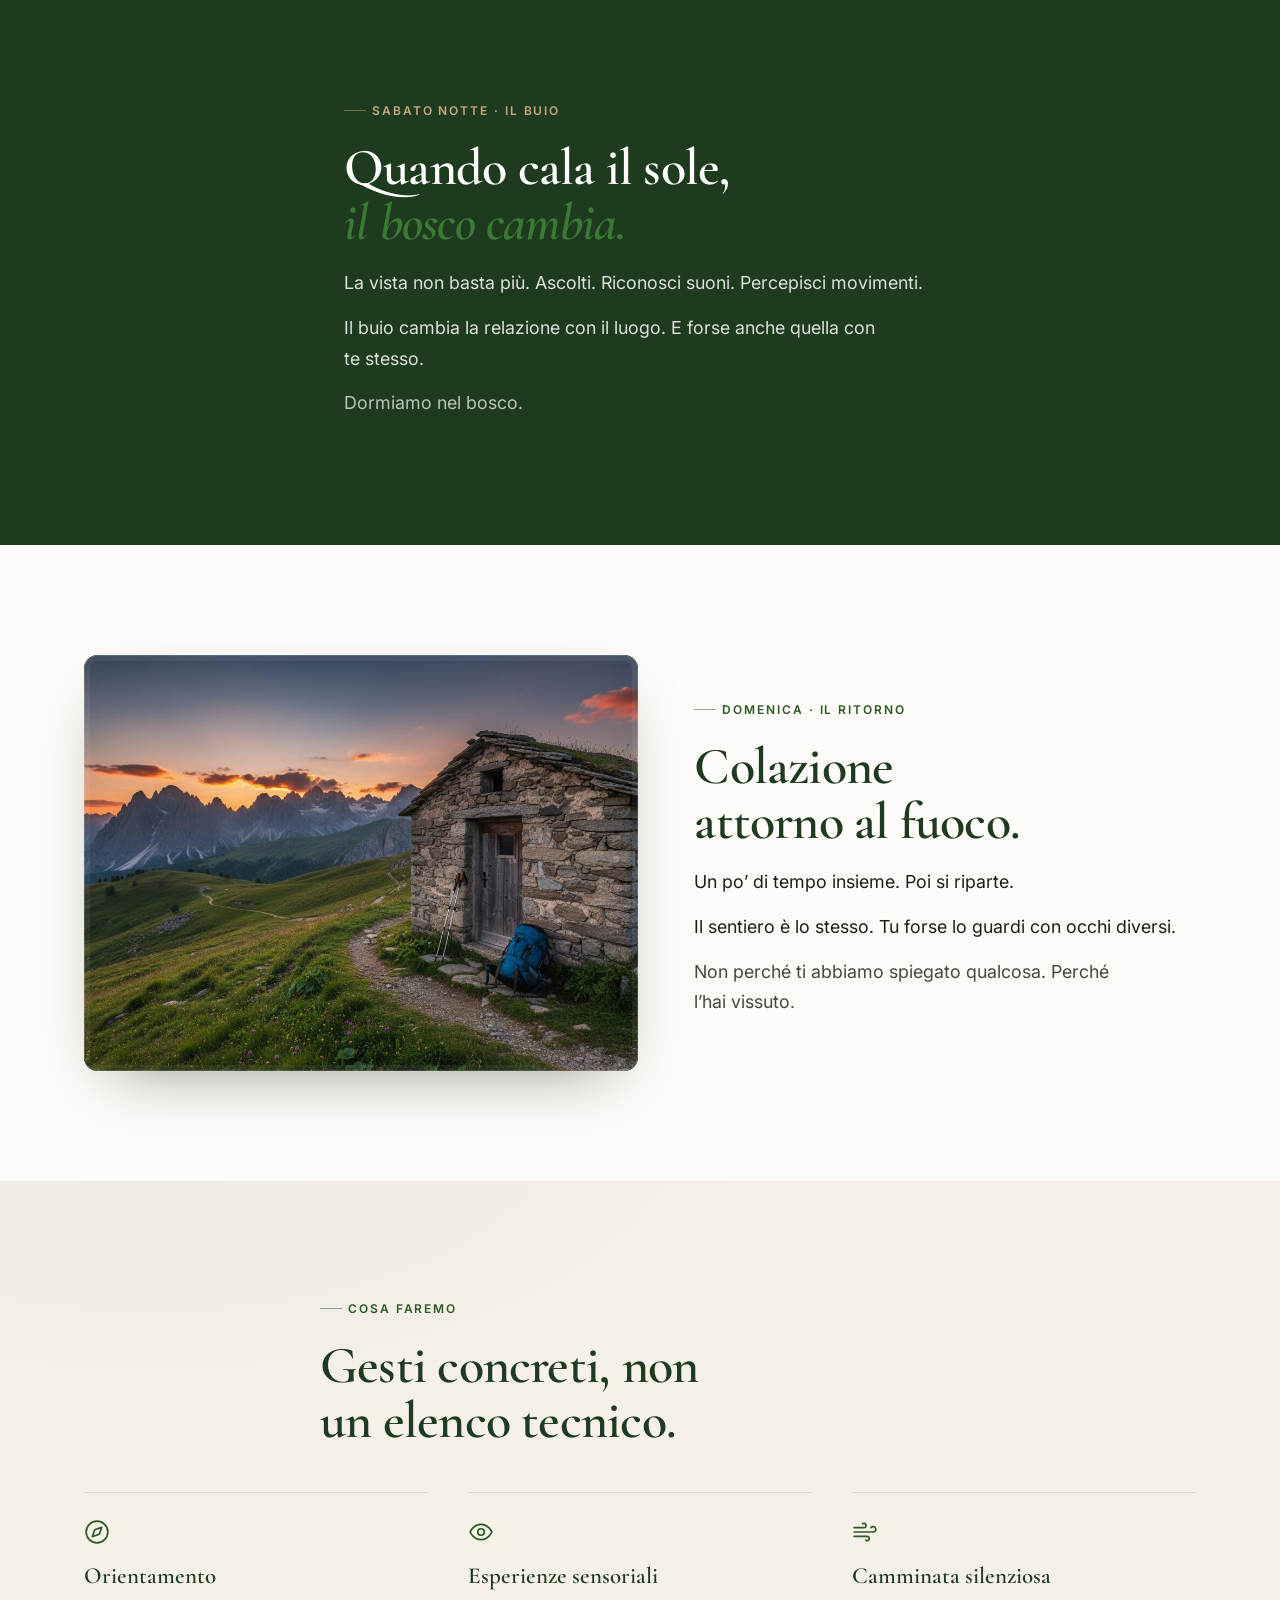
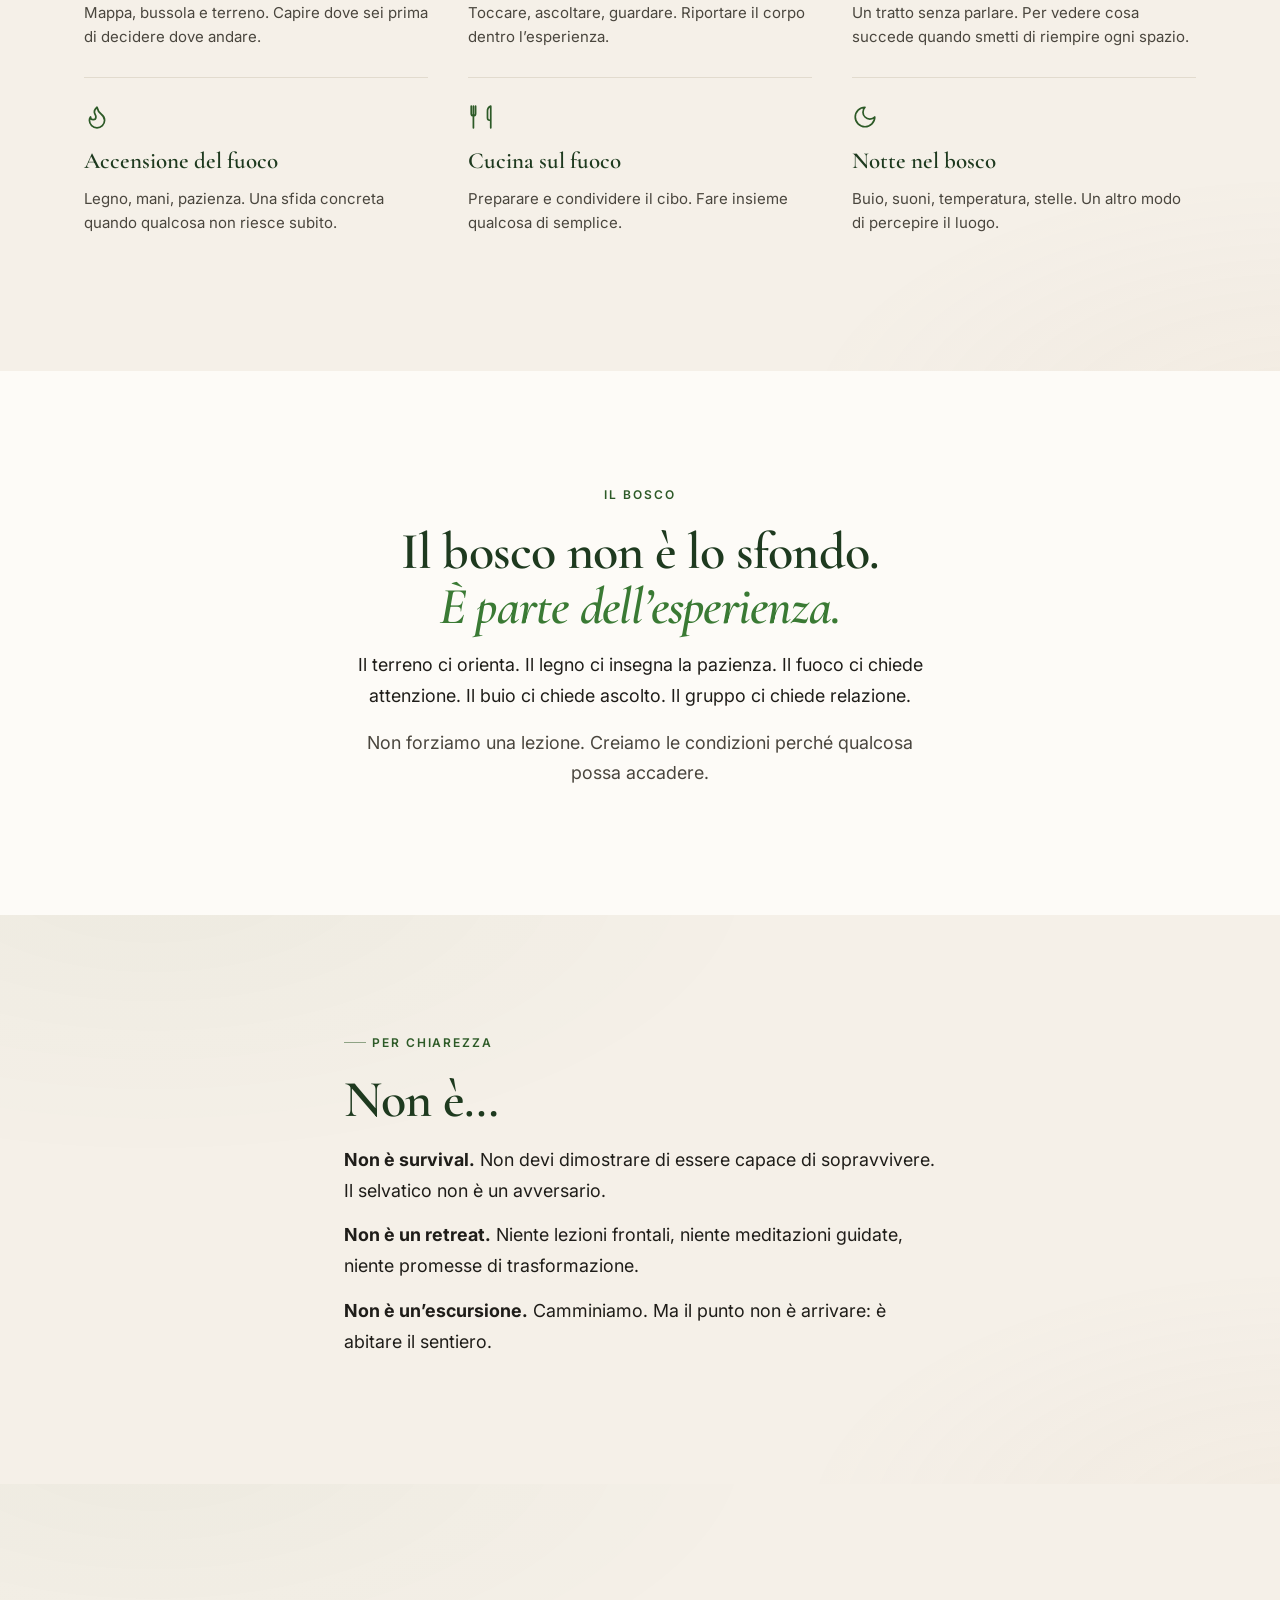
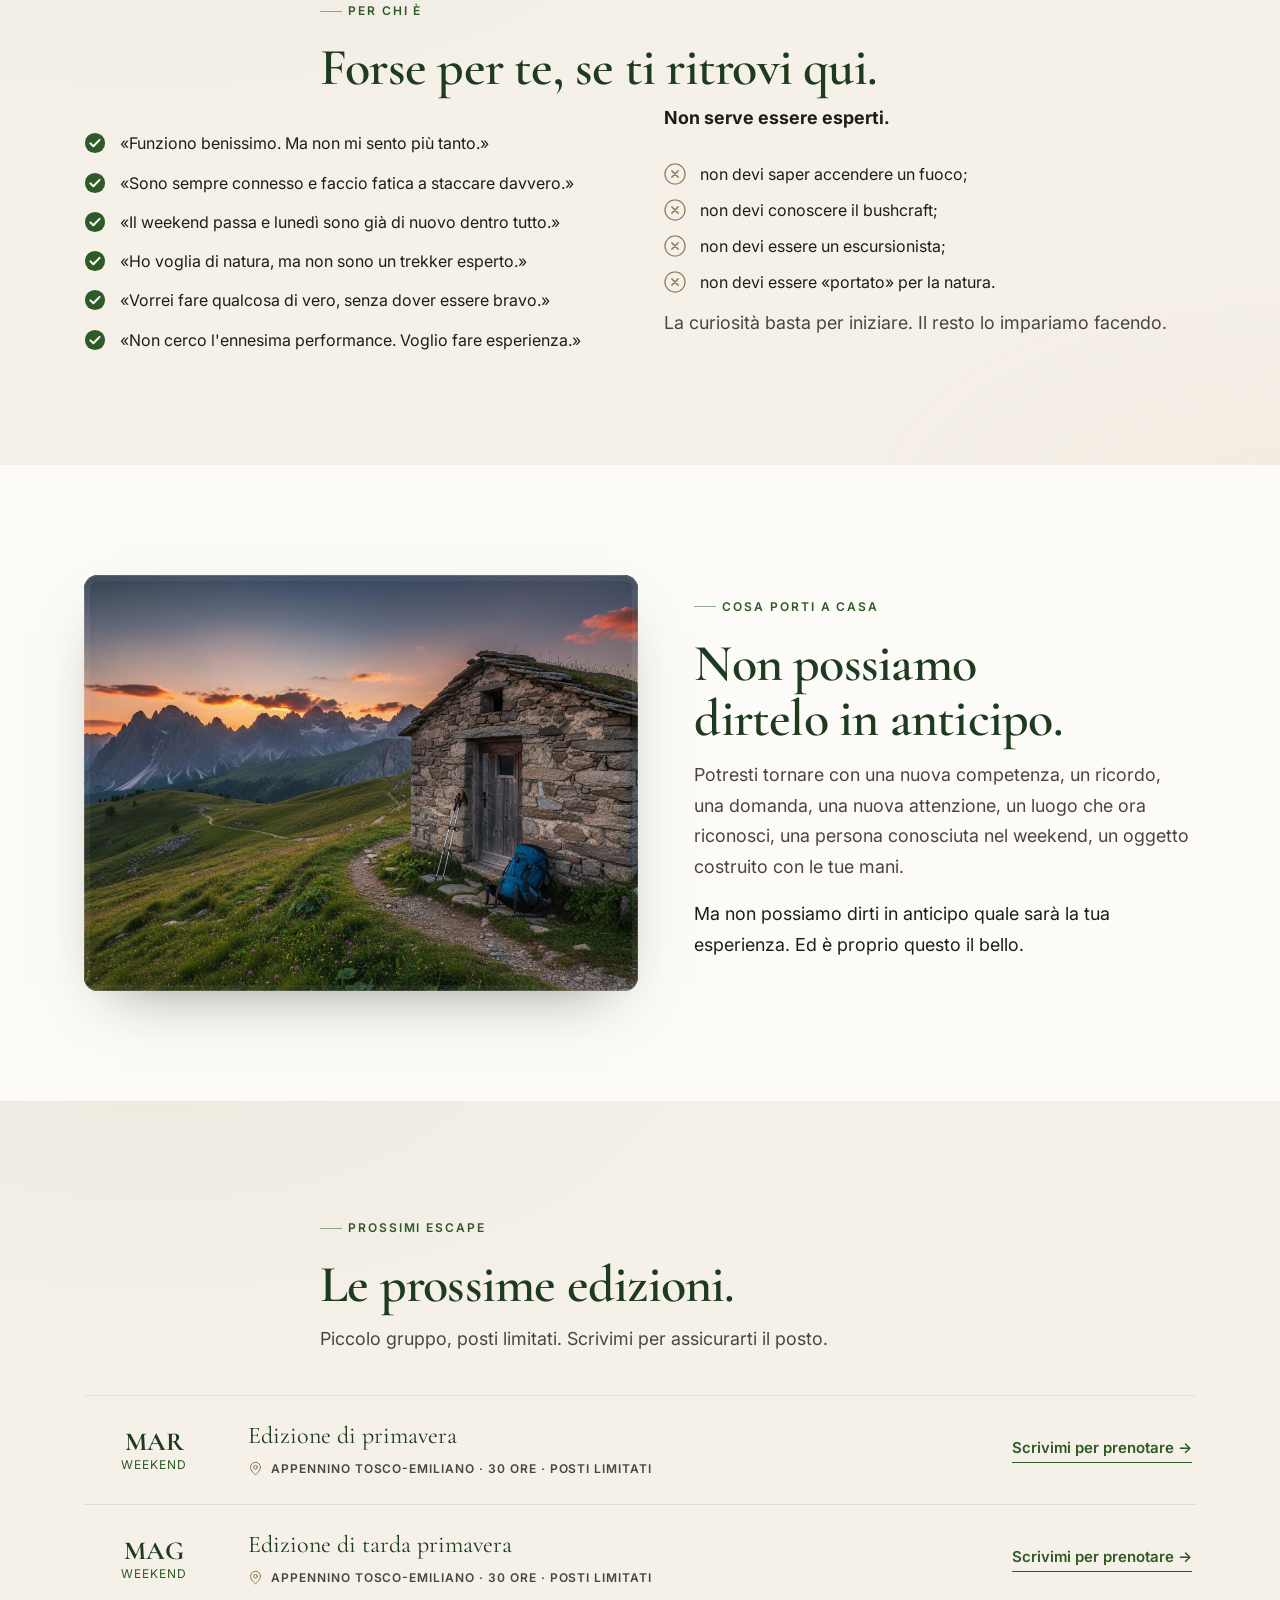
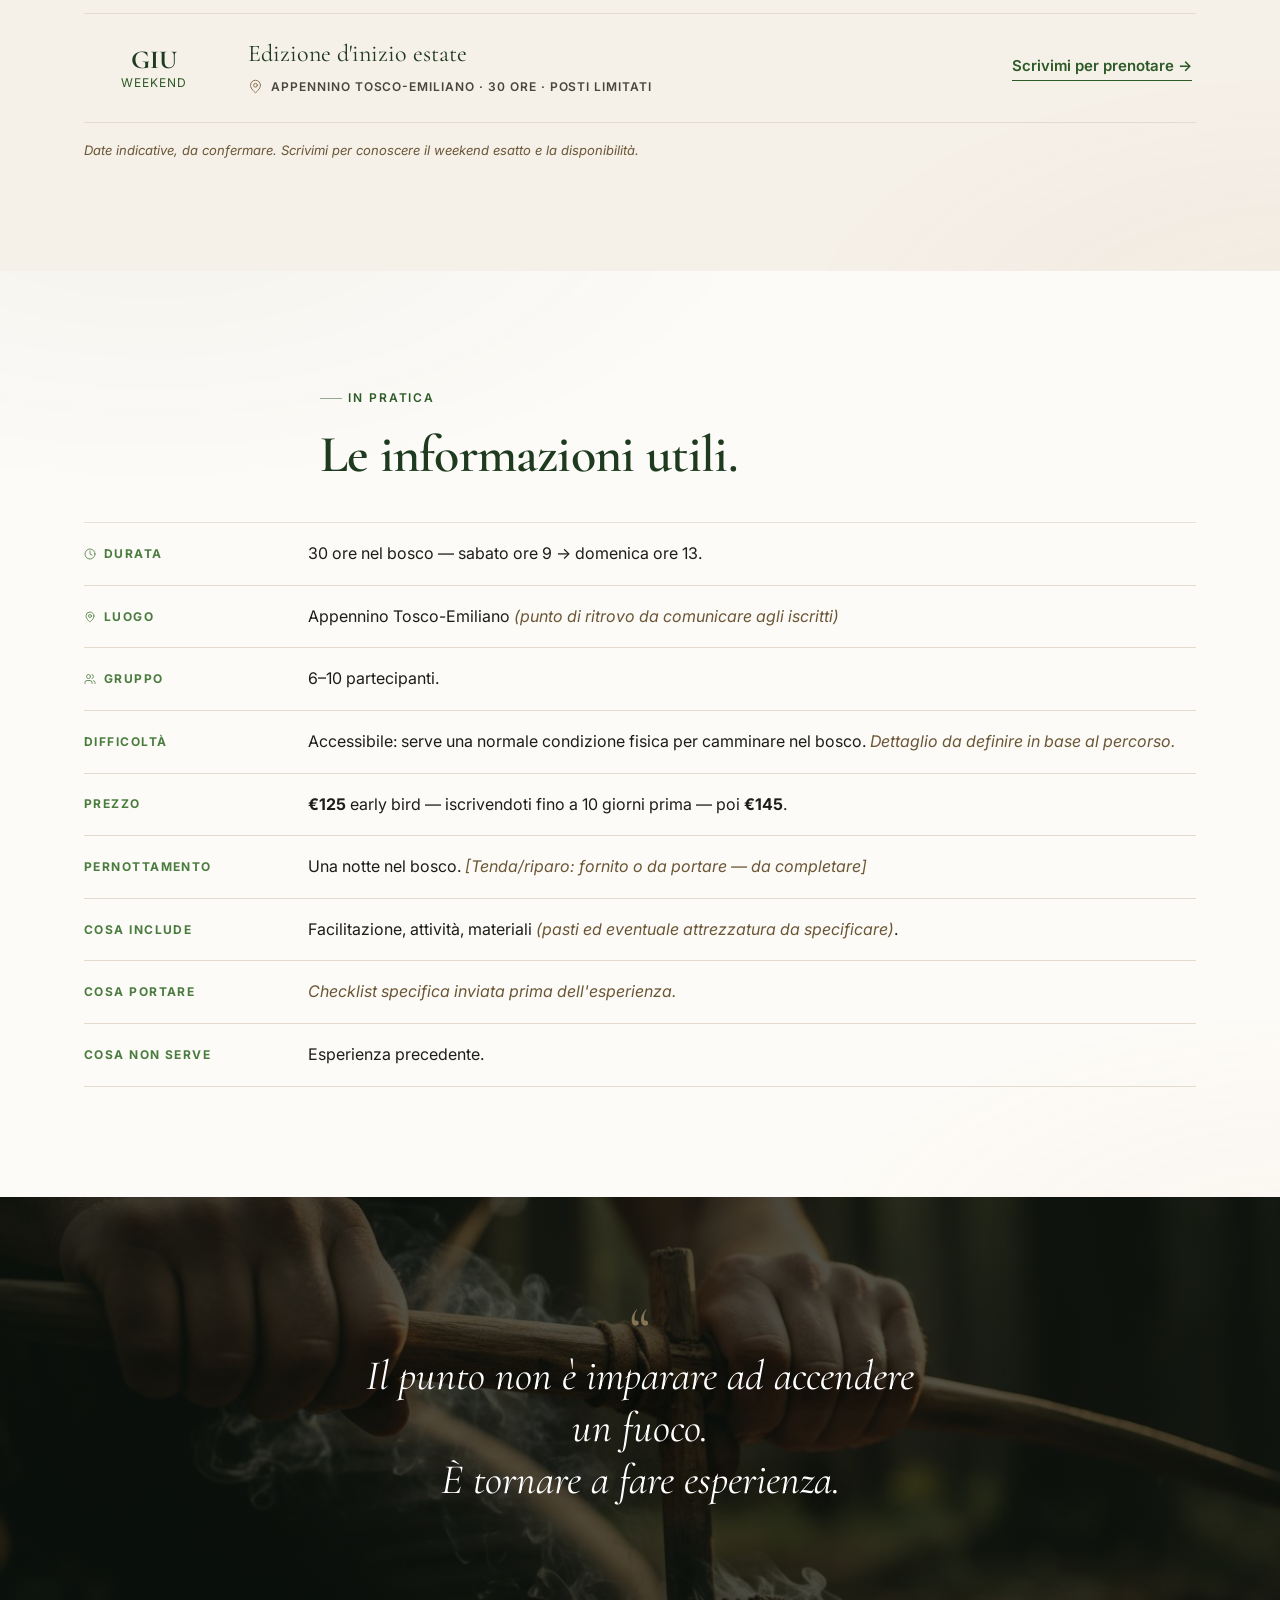
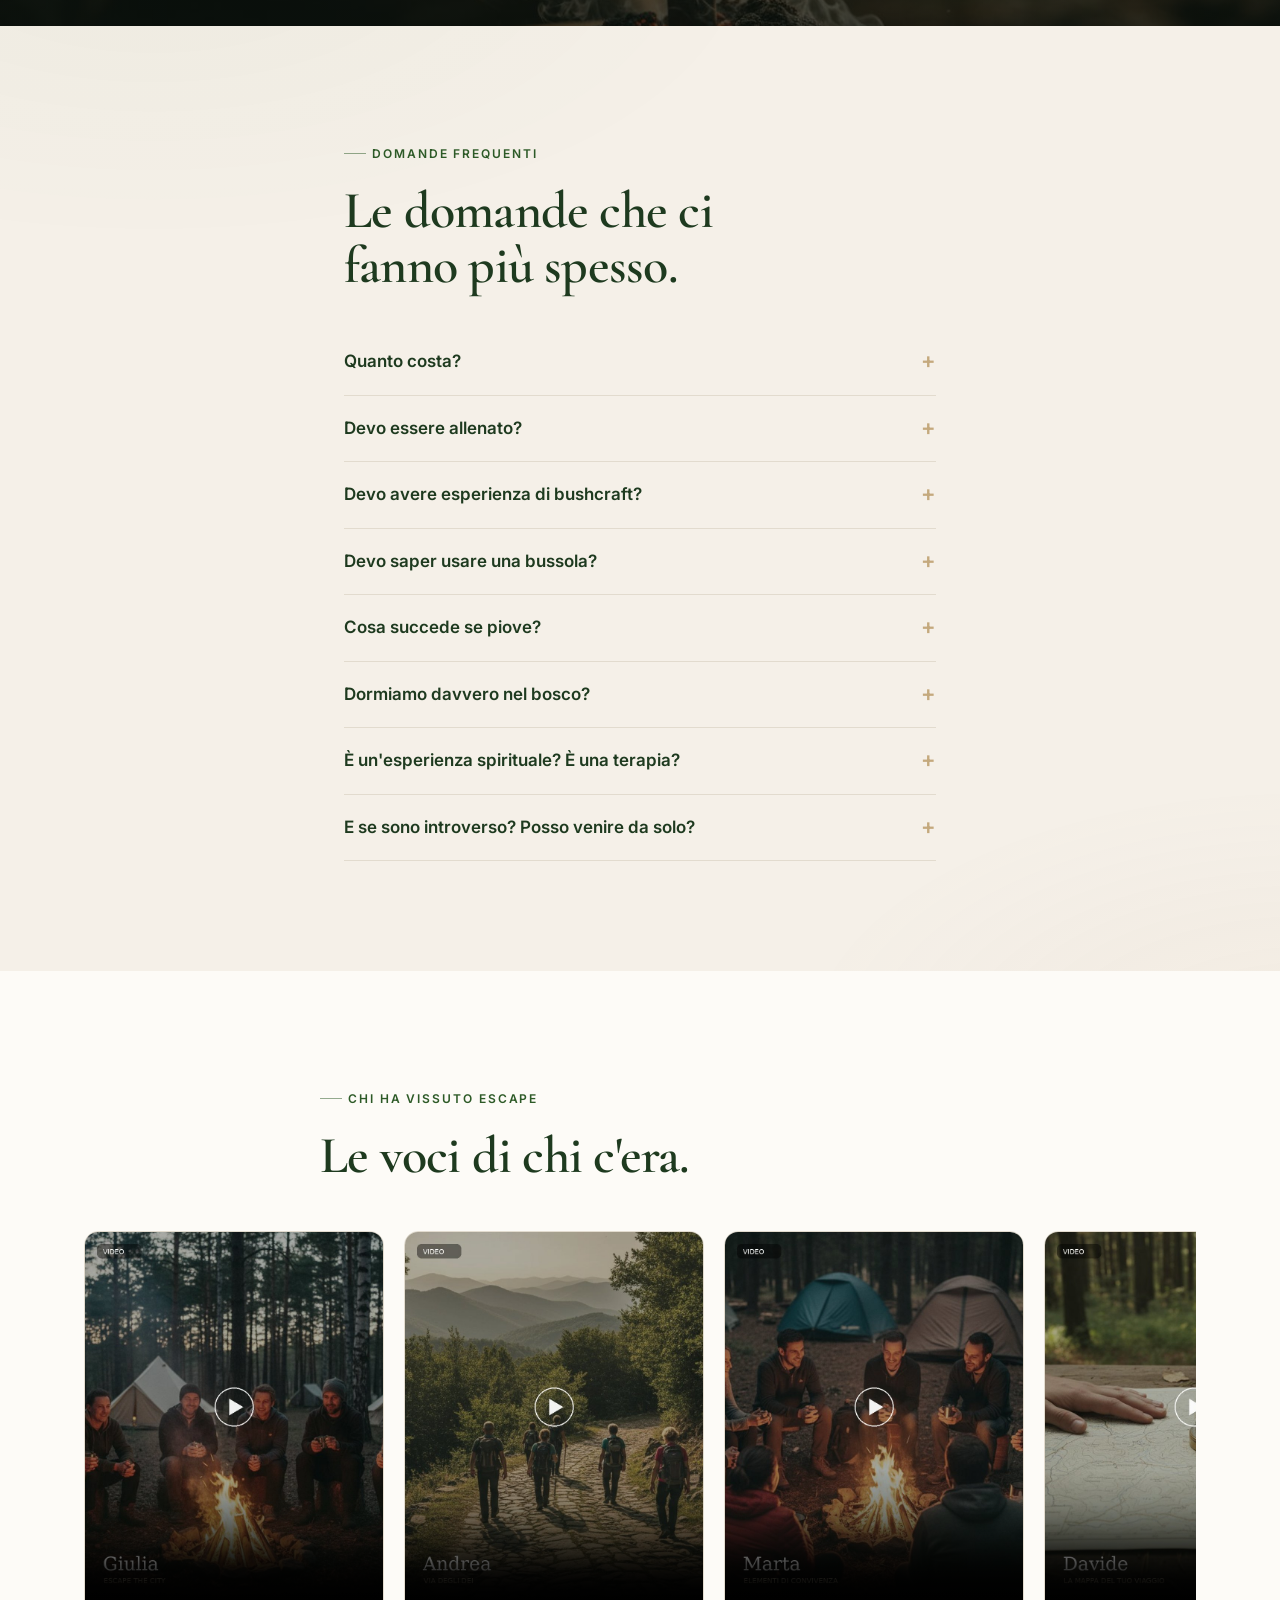
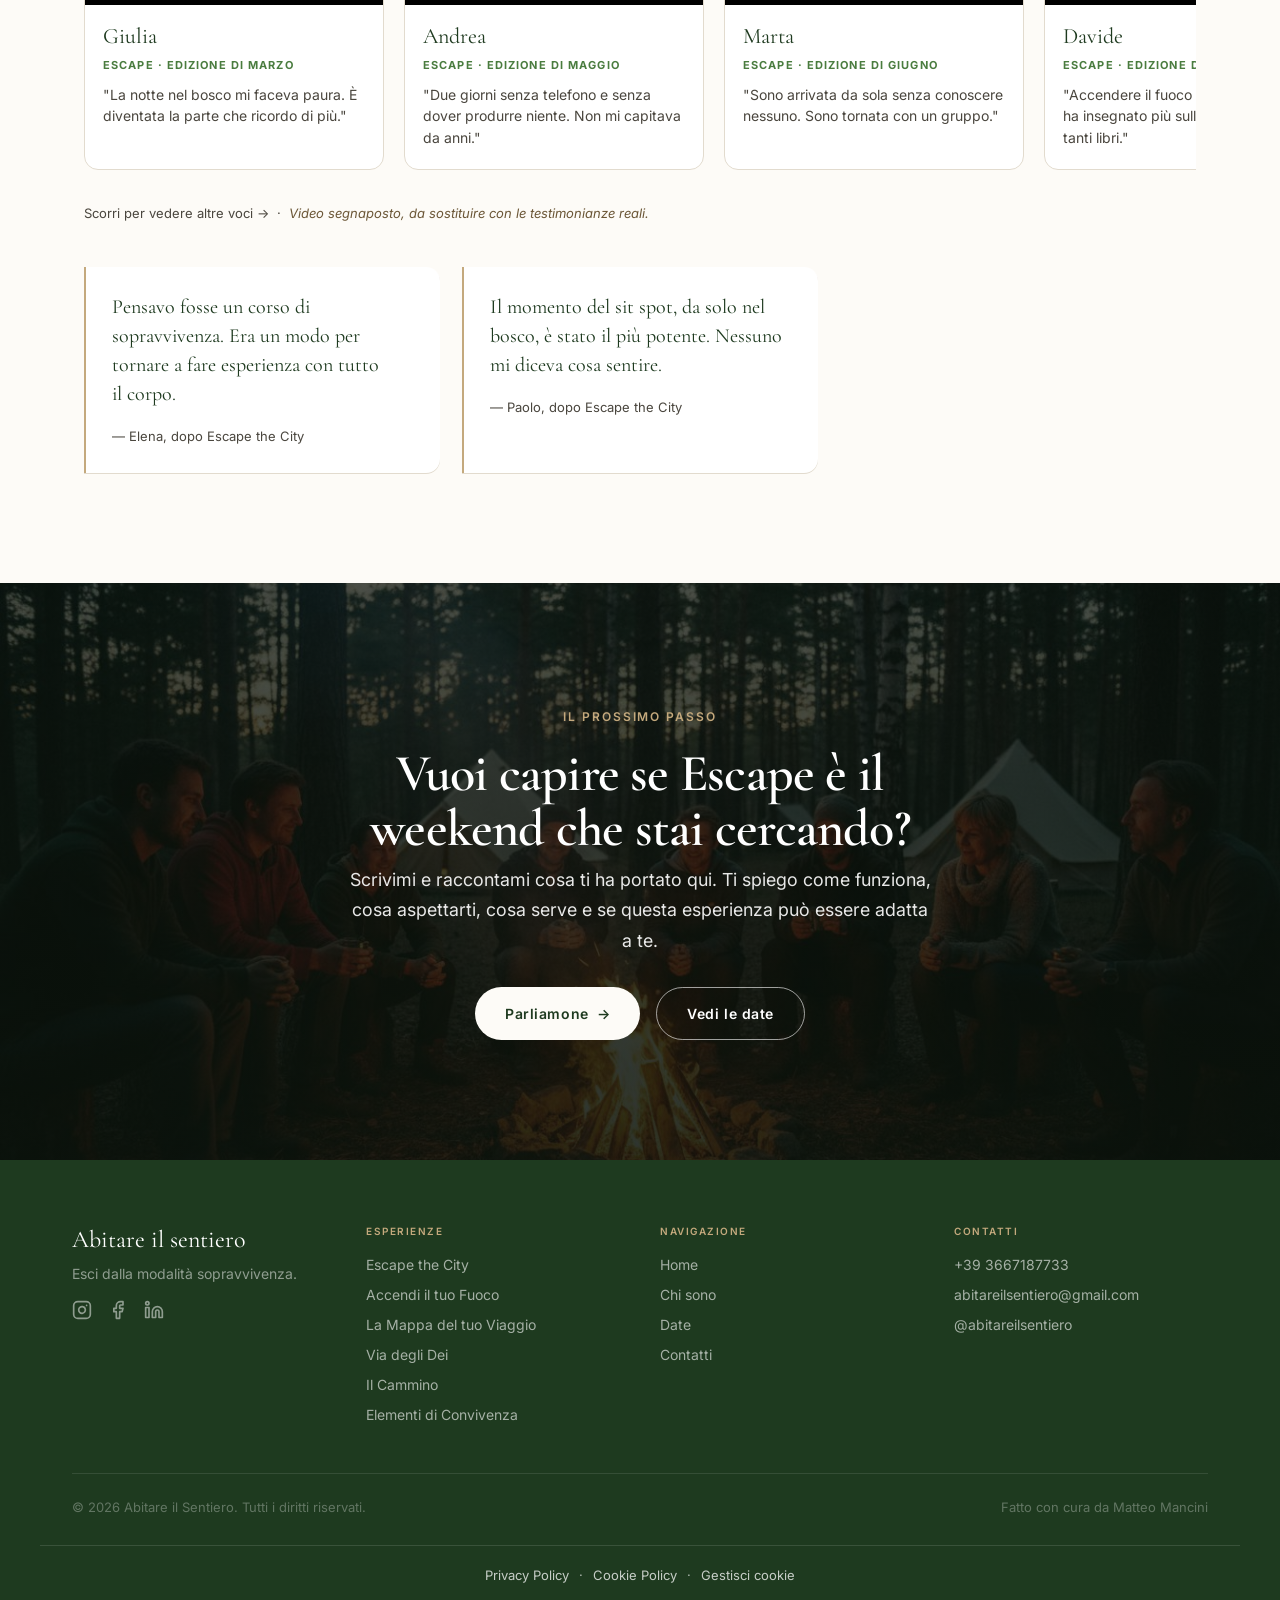
<file: escape-the-city.html>
<!DOCTYPE html>
<html lang="it">
<head>
<meta charset="utf-8"/>
<meta content="width=device-width, initial-scale=1.0" name="viewport"/>
<title>Escape the City · nel selvatico — Abitare il Sentiero</title>
<meta content="Due giorni per uscire dal rumore e tornare a sentire dove sei. Cammino, orientamento, fuoco, notte nel bosco. Prima fai, poi capisci." name="description"/>
<meta content="Abitare il Sentiero" name="author"/>
<link href="favicon.ico" rel="icon"/>
<meta content="Escape the City · nel selvatico — Abitare il Sentiero" property="og:title"/>
<meta content="Due giorni per uscire dal rumore e tornare a sentire dove sei. Non per fuggire dalla tua vita: per tornare dentro un'esperienza." property="og:description"/>
<meta content="website" property="og:type"/>
<meta content="images/escape-the-city.jpg" property="og:image"/>
<meta content="summary_large_image" name="twitter:card"/>
<meta content="images/escape-the-city.jpg" name="twitter:image"/>
<link href="https://fonts.googleapis.com" rel="preconnect"/>
<link crossorigin="" href="https://fonts.gstatic.com" rel="preconnect"/>
<link href="https://fonts.googleapis.com/css2?family=Cormorant+Garamond:ital,wght@0,400;0,500;0,600;1,400;1,500&amp;family=Inter:wght@400;500;600&amp;display=swap" rel="stylesheet"/>
<link href="styles.css" rel="stylesheet"/>
</head>
<body>
<svg class="ais-ico-sprite" aria-hidden="true" focusable="false" xmlns="http://www.w3.org/2000/svg"><defs>
<symbol id="i-fire" viewBox="0 0 24 24"><path d="M8.5 14.5A2.5 2.5 0 0 0 11 12c0-1.38-.5-2-1-3-1.07-2.14-.22-4.05 2-6 .5 2.5 2 4.9 4 6.5 2 1.6 3 3.5 3 5.5a7 7 0 1 1-14 0c0-1.15.43-2.29 1-3a2.5 2.5 0 0 0 2.5 2.5z"/></symbol>
<symbol id="i-compass" viewBox="0 0 24 24"><circle cx="12" cy="12" r="10"/><polygon points="16.24 7.76 14.12 14.12 7.76 16.24 9.88 9.88 16.24 7.76"/></symbol>
<symbol id="i-footprints" viewBox="0 0 24 24"><path d="M4 16v-2.38C4 11.5 2.97 10.5 3 8c.03-2.72 1.49-6 4.5-6C9.37 2 10 3.8 10 5.5c0 3.11-2 5.66-2 8.68V16a2 2 0 1 1-4 0Z"/><path d="M20 20v-2.38c0-2.12 1.03-3.12 1-5.62-.03-2.72-1.49-6-4.5-6C14.63 6 14 7.8 14 9.5c0 3.11 2 5.66 2 8.68V20a2 2 0 1 0 4 0Z"/></symbol>
<symbol id="i-route" viewBox="0 0 24 24"><circle cx="6" cy="19" r="3"/><path d="M9 19h8.5a3.5 3.5 0 0 0 0-7h-11a3.5 3.5 0 0 1 0-7H15"/><circle cx="18" cy="5" r="3"/></symbol>
<symbol id="i-hammer" viewBox="0 0 24 24"><path d="m15 12-8.5 8.5a2.12 2.12 0 1 1-3-3L12 9"/><path d="M17.64 15 22 10.64"/><path d="m20.9 11.7-1.25-1.25c-.6-.6-.93-1.4-.93-2.25v-.86L16 4.6a5.56 5.56 0 0 0-3.94-1.64H9l.92.82A6.18 6.18 0 0 1 12 8.4v1.56l2 2h.86c.85 0 1.65.34 2.25.93l1.25 1.25"/></symbol>
<symbol id="i-wind" viewBox="0 0 24 24"><path d="M12.8 19.6A2 2 0 1 0 14 16H2"/><path d="M17.5 8a2.5 2.5 0 1 1 2 4H2"/><path d="M9.8 4.4A2 2 0 1 1 11 8H2"/></symbol>
<symbol id="i-sparkles" viewBox="0 0 24 24"><path d="m12 3-1.9 5.8a2 2 0 0 1-1.3 1.3L3 12l5.8 1.9a2 2 0 0 1 1.3 1.3L12 21l1.9-5.8a2 2 0 0 1 1.3-1.3L21 12l-5.8-1.9a2 2 0 0 1-1.3-1.3Z"/></symbol>
<symbol id="i-eye" viewBox="0 0 24 24"><path d="M2 12s3-7 10-7 10 7 10 7-3 7-10 7-10-7-10-7Z"/><circle cx="12" cy="12" r="3"/></symbol>
<symbol id="i-idea" viewBox="0 0 24 24"><path d="M15 14c.2-1 .7-1.7 1.5-2.5 1-.9 1.5-2.2 1.5-3.5A6 6 0 0 0 6 8c0 1 .2 2.2 1.5 3.5.7.7 1.3 1.5 1.5 2.5"/><path d="M9 18h6"/><path d="M10 22h4"/></symbol>
<symbol id="i-heart" viewBox="0 0 24 24"><path d="M19 14c1.49-1.46 3-3.21 3-5.5A5.5 5.5 0 0 0 16.5 3c-1.76 0-3 .5-4.5 2-1.5-1.5-2.74-2-4.5-2A5.5 5.5 0 0 0 2 8.5c0 2.3 1.5 4.05 3 5.5l7 7Z"/></symbol>
<symbol id="i-hand" viewBox="0 0 24 24"><path d="M18 11V6a2 2 0 0 0-4 0"/><path d="M14 10V4a2 2 0 0 0-4 0v2"/><path d="M10 10.5V6a2 2 0 0 0-4 0v8"/><path d="M18 8a2 2 0 1 1 4 0v6a8 8 0 0 1-8 8h-2c-2.8 0-4.5-.86-5.99-2.34l-3.6-3.6a2 2 0 0 1 2.83-2.82L7 15"/></symbol>
<symbol id="i-pin" viewBox="0 0 24 24"><path d="M20 10c0 6-8 12-8 12s-8-6-8-12a8 8 0 0 1 16 0Z"/><circle cx="12" cy="10" r="3"/></symbol>
<symbol id="i-clock" viewBox="0 0 24 24"><circle cx="12" cy="12" r="10"/><polyline points="12 6 12 12 16 14"/></symbol>
<symbol id="i-calendar" viewBox="0 0 24 24"><rect width="18" height="18" x="3" y="4" rx="2"/><path d="M3 10h18M8 2v4M16 2v4"/></symbol>
<symbol id="i-users" viewBox="0 0 24 24"><path d="M16 21v-2a4 4 0 0 0-4-4H6a4 4 0 0 0-4 4v2"/><circle cx="9" cy="7" r="4"/><path d="M22 21v-2a4 4 0 0 0-3-3.87"/><path d="M16 3.13a4 4 0 0 1 0 7.75"/></symbol>
<symbol id="i-arrow" viewBox="0 0 24 24"><path d="M5 12h14M13 6l6 6-6 6"/></symbol>
<symbol id="i-chevron" viewBox="0 0 24 24"><path d="m6 9 6 6 6-6"/></symbol>
<symbol id="i-utensils" viewBox="0 0 24 24"><path d="M3 2v7a2 2 0 0 0 4 0V2M5 2v20"/><path d="M21 15V2a5 5 0 0 0-3 5v6a2 2 0 0 0 2 2h1Zm0 0v7"/></symbol>
<symbol id="i-moon" viewBox="0 0 24 24"><path d="M12 3a6 6 0 0 0 9 9 9 9 0 1 1-9-9Z"/></symbol>
<symbol id="i-leaf" viewBox="0 0 24 24"><path d="M11 20A7 7 0 0 1 9.8 6.1C15.5 5 17 4.48 19 2c1 2 2 4.18 2 8 0 5.5-4.78 10-10 10Z"/><path d="M2 21c0-3 1.85-5.36 5.08-6"/></symbol>
<symbol id="i-message" viewBox="0 0 24 24"><path d="M7.9 20A9 9 0 1 0 4 16.1L2 22Z"/></symbol>
<symbol id="i-tent" viewBox="0 0 24 24"><path d="M3.5 21 14 3M20.5 21 10 3M15.5 21 12 15l-3.5 6M2 21h20"/></symbol>
</defs></svg>
<!-- header condiviso (fonte: partials/header.html) -->
<header class="site-header fixed top-0 left-0 right-0 z-50 h-[72px]" id="site-header">
<div class="content-max-width h-full flex items-center justify-between">
<a class="nav-logo font-display text-[22px] font-medium text-white" href="index.html">Abitare il sentiero</a>
<nav class="hidden lg:flex items-center gap-8">
<div class="nav-dropdown">
<button aria-expanded="false" aria-haspopup="true" class="nav-link font-body text-sm font-medium tracking-wider text-white" id="exp-toggle">Esperienze</button>
<div class="nav-dropdown-menu" id="exp-menu">
<a href="escape-the-city.html">Escape the City</a>
<a href="accendi-il-tuo-fuoco.html">Accendi il tuo Fuoco</a>
<a href="la-mappa-del-tuo-viaggio.html">La Mappa del tuo Viaggio</a>
<a href="via-degli-dei.html">Via degli Dei</a>
<a href="cammino.html">Il Cammino</a>
<a href="elementi-di-convivenza.html">Elementi di Convivenza</a>
</div>
</div>
<a class="nav-link font-body text-sm font-medium tracking-wider text-white" href="chi-sono.html">Chi sono</a>
<a class="nav-link font-body text-sm font-medium tracking-wider text-white" href="index.html#date">Date</a>
<a class="nav-link font-body text-sm font-medium tracking-wider text-white" href="#contatti">Contatti</a>
</nav>
<a class="nav-cta hidden lg:inline-flex items-center gap-2 rounded-full px-5 py-3 font-body text-sm font-semibold tracking-wider bg-forest text-white hover:bg-forest-light transition-all duration-300" href="https://wa.me/+393667187733" rel="noopener noreferrer" target="_blank">Scrivimi</a>
<button aria-label="Menu" class="nav-burger lg:hidden p-2 text-white" id="nav-burger" type="button">
<svg fill="none" height="24" stroke="currentColor" stroke-linecap="round" stroke-width="2" viewbox="0 0 24 24" width="24"><path d="M4 5h16"></path><path d="M4 12h16"></path><path d="M4 19h16"></path></svg>
</button>
</div>
<div class="mobile-menu" id="mobile-menu">
<a href="index.html">Home</a>
<a href="escape-the-city.html">Escape the City</a>
<a href="accendi-il-tuo-fuoco.html">Accendi il tuo Fuoco</a>
<a href="la-mappa-del-tuo-viaggio.html">La Mappa del tuo Viaggio</a>
<a href="via-degli-dei.html">Via degli Dei</a>
<a href="cammino.html">Il Cammino</a>
<a href="elementi-di-convivenza.html">Elementi di Convivenza</a>
<a href="chi-sono.html">Chi sono</a>
<a href="index.html#date">Date</a>
<a href="#contatti">Contatti</a>
<a class="mobile-cta" href="https://wa.me/+393667187733" rel="noopener noreferrer" target="_blank">Scrivimi su WhatsApp</a>
</div>
</header>
<main>

  <!-- HERO -->
  <section class="ais-hero">
    <div class="ais-hero__bg">
      <video autoplay="" loop="" muted="" playsinline="" poster="images/escape-the-city.jpg" src="videos/escape-city.mp4"></video>
    </div>
    <div class="ais-hero__scrim"></div>
    <div class="ais-hero__inner">
      <span class="ais-eyebrow ais-hero__eyebrow">Escape the City · nel selvatico</span>
      <h1 class="ais-hero__title">Esci dal rumore.</h1>
      <p class="ais-hero__sub">Torna a sentire dove sei.</p>
      <p class="ais-hero__lead">Un weekend per uscire dal pilota automatico e tornare al selvatico. Non per fuggire dalla tua vita: per scoprire cosa succede quando torni a viverla con tutto il corpo.</p>
      <div class="ais-chips">
        <span class="ais-chip"><svg class="ais-ico"><use href="#i-clock"></use></svg>Circa 30 ore</span>
        <span class="ais-chip"><svg class="ais-ico"><use href="#i-moon"></use></svg>2 giorni e 1 notte</span>
        <span class="ais-chip"><svg class="ais-ico"><use href="#i-pin"></use></svg>Appennino</span>
      </div>
      <div class="ais-cta-row">
        <a class="ais-btn-dark ais-arrow" href="#date">Scopri le prossime date</a>
        <a class="ais-btn-ghost" href="#parliamone" style="color:#fff;border-color:rgba(255,255,255,.6)">Parliamone</a>
      </div>
    </div>
  </section>

  <!-- PROBLEMA -->
  <section class="ais-sec ais-sec--cream">
    <div class="ais-wrap ais-narrow ais-center">
      <span class="ais-eyebrow">Perché nasce</span>
      <h2 class="ais-display">Sai quella sensazione<br/>di <span class="it">correre sempre</span>?</h2>
      <div class="ais-stack ais-lead" style="margin-top:20px">
        <p>Rispondi alle mail. Rispetti le scadenze. Tieni insieme i pezzi. Funzioni.</p>
        <p>E quando finalmente arriva il weekend, spesso continui a funzionare. Il corpo è fermo. La testa no.</p>
        <p class="ais-muted">Escape the City nasce da qui. Non per aggiungere un'altra attività alla tua agenda, ma per togliere abbastanza rumore da farti accorgere di nuovo di dove sei.</p>
      </div>
    </div>
  </section>

  <!-- 30 ORE — INTRO -->
  <section class="ais-sec ais-sec--sand">
    <div class="ais-wrap ais-narrow ais-center">
      <span class="ais-eyebrow">30 ore per uscire dall’automatico</span>
      <h2 class="ais-display">Due giorni, raccontati.</h2>
      <p class="ais-lead ais-muted" style="margin-top:14px">Non un programma da eseguire. Un ritmo in cui entrare, poco alla volta.</p>
    </div>
  </section>

  <!-- SABATO · LA SOGLIA -->
  <section class="ais-sec ais-sec--cream">
    <div class="ais-wrap">
      <div class="ais-show">
        <div class="ais-show__media"><img alt="Orientarsi verso il campo" src="images/full-cammino.jpg"/></div>
        <div>
          <span class="ais-eyebrow">Sabato · la soglia</span>
          <h2 class="ais-display">Alle 9 lasciamo le macchine.</h2>
          <div class="ais-stack ais-lead" style="margin-top:18px">
            <p>Il telefono si spegne. Il bosco comincia.</p>
            <p>Prima impariamo a orientarci: mappa, bussola, terreno. Poi camminiamo verso il campo. Non corriamo. Osserviamo.</p>
            <p class="ais-muted">Un tratto lo percorriamo in silenzio. Poco alla volta il ritmo cambia.</p>
          </div>
        </div>
      </div>
    </div>
  </section>

  <!-- SABATO · LE MANI -->
  <section class="ais-full">
    <div class="ais-full__bg"><img alt="Accendere il fuoco con le mani" src="images/full-fuoco.jpg"/></div>
    <div class="ais-full__scrim"></div>
    <div class="ais-wrap ais-narrow">
      <span class="ais-eyebrow" style="color:var(--ais-earth)">Sabato · le mani</span>
      <h2 class="ais-display">Al campo arriva il fuoco.</h2>
      <div class="ais-stack ais-lead" style="margin-top:16px;color:rgba(255,255,255,.9)">
        <p>Niente accendino. Legno, esca, arco, mani. Provi. Non funziona. Riprovi. Cominci a capire.</p>
        <p>Quando compare la prima fiamma, non hai semplicemente acceso un fuoco. Hai fatto esperienza di qualcosa.</p>
        <p class="ais-muted" style="color:rgba(255,255,255,.82)">Poi cuciniamo insieme. Il fuoco diventa il centro. Il gruppo si forma.</p>
      </div>
    </div>
  </section>

  <!-- SABATO NOTTE · IL BUIO -->
  <section class="ais-sec ais-sec--forest">
    <div class="ais-wrap ais-narrow">
      <span class="ais-eyebrow">Sabato notte · il buio</span>
      <h2 class="ais-display">Quando cala il sole,<br/><span class="it">il bosco cambia.</span></h2>
      <div class="ais-stack ais-lead" style="margin-top:18px;color:rgba(255,255,255,.85)">
        <p>La vista non basta più. Ascolti. Riconosci suoni. Percepisci movimenti.</p>
        <p>Il buio cambia la relazione con il luogo. E forse anche quella con te stesso.</p>
        <p class="ais-muted" style="color:rgba(255,255,255,.7)">Dormiamo nel bosco.</p>
      </div>
    </div>
  </section>

  <!-- DOMENICA · IL RITORNO -->
  <section class="ais-sec ais-sec--cream">
    <div class="ais-wrap">
      <div class="ais-show">
        <div class="ais-show__media"><img alt="Colazione attorno al fuoco" src="images/cammino-giorno2.jpg"/></div>
        <div>
          <span class="ais-eyebrow">Domenica · il ritorno</span>
          <h2 class="ais-display">Colazione attorno al fuoco.</h2>
          <div class="ais-stack ais-lead" style="margin-top:18px">
            <p>Un po’ di tempo insieme. Poi si riparte.</p>
            <p>Il sentiero è lo stesso. Tu forse lo guardi con occhi diversi.</p>
            <p class="ais-muted">Non perché ti abbiamo spiegato qualcosa. Perché l’hai vissuto.</p>
          </div>
        </div>
      </div>
    </div>
  </section>

  <!-- COSA FAREMO -->
  <section class="ais-sec ais-sec--sand ais-sec--tint">
    <div class="ais-wrap">
      <div class="ais-narrow"><span class="ais-eyebrow">Cosa faremo</span><h2 class="ais-display">Gesti concreti, non un elenco tecnico.</h2></div>
      <div class="ais-grid ais-grid--3">
        <div class="ais-practice"><svg class="ais-ico ais-practice__ico"><use href="#i-compass"></use></svg><h3>Orientamento</h3><p>Mappa, bussola e terreno. Capire dove sei prima di decidere dove andare.</p></div>
        <div class="ais-practice"><svg class="ais-ico ais-practice__ico"><use href="#i-eye"></use></svg><h3>Esperienze sensoriali</h3><p>Toccare, ascoltare, guardare. Riportare il corpo dentro l’esperienza.</p></div>
        <div class="ais-practice"><svg class="ais-ico ais-practice__ico"><use href="#i-wind"></use></svg><h3>Camminata silenziosa</h3><p>Un tratto senza parlare. Per vedere cosa succede quando smetti di riempire ogni spazio.</p></div>
        <div class="ais-practice"><svg class="ais-ico ais-practice__ico"><use href="#i-fire"></use></svg><h3>Accensione del fuoco</h3><p>Legno, mani, pazienza. Una sfida concreta quando qualcosa non riesce subito.</p></div>
        <div class="ais-practice"><svg class="ais-ico ais-practice__ico"><use href="#i-utensils"></use></svg><h3>Cucina sul fuoco</h3><p>Preparare e condividere il cibo. Fare insieme qualcosa di semplice.</p></div>
        <div class="ais-practice"><svg class="ais-ico ais-practice__ico"><use href="#i-moon"></use></svg><h3>Notte nel bosco</h3><p>Buio, suoni, temperatura, stelle. Un altro modo di percepire il luogo.</p></div>
      </div>
    </div>
  </section>

  <!-- IL BOSCO NON È LO SFONDO -->
  <section class="ais-sec ais-sec--cream">
    <div class="ais-wrap ais-narrow ais-center">
      <span class="ais-eyebrow">Il bosco</span>
      <h2 class="ais-display">Il bosco non è lo sfondo.<br/><span class="it">È parte dell’esperienza.</span></h2>
      <p class="ais-lead" style="margin-top:16px">Il terreno ci orienta. Il legno ci insegna la pazienza. Il fuoco ci chiede attenzione. Il buio ci chiede ascolto. Il gruppo ci chiede relazione.</p>
      <p class="ais-lead ais-muted" style="margin-top:12px">Non forziamo una lezione. Creiamo le condizioni perché qualcosa possa accadere.</p>
    </div>
  </section>

  <!-- NON È -->
  <section class="ais-sec ais-sec--sand ais-sec--tint">
    <div class="ais-wrap ais-narrow">
      <span class="ais-eyebrow">Per chiarezza</span>
      <h2 class="ais-display">Non è…</h2>
      <div class="ais-stack ais-lead" style="margin-top:18px">
        <p><strong>Non è survival.</strong> Non devi dimostrare di essere capace di sopravvivere. Il selvatico non è un avversario.</p>
        <p><strong>Non è un retreat.</strong> Niente lezioni frontali, niente meditazioni guidate, niente promesse di trasformazione.</p>
        <p><strong>Non è un’escursione.</strong> Camminiamo. Ma il punto non è arrivare: è abitare il sentiero.</p>
      </div>
    </div>
  </section>

  <!-- PER CHI È / NON È -->
  <section class="ais-sec ais-sec--sand ais-sec--tint">
    <div class="ais-wrap">
      <div class="ais-narrow"><span class="ais-eyebrow">Per chi è</span><h2 class="ais-display">Forse per te, se ti ritrovi qui.</h2></div>
      <div class="ais-two">
        <ul class="ais-checks ais-checks--yes">
          <li>«Funziono benissimo. Ma non mi sento più tanto.»</li>
          <li>«Sono sempre connesso e faccio fatica a staccare davvero.»</li>
          <li>«Il weekend passa e lunedì sono già di nuovo dentro tutto.»</li>
          <li>«Ho voglia di natura, ma non sono un trekker esperto.»</li>
          <li>«Vorrei fare qualcosa di vero, senza dover essere bravo.»</li>
          <li>«Non cerco l'ennesima performance. Voglio fare esperienza.»</li>
        </ul>
        <div>
          <p class="ais-lead" style="margin-bottom:14px"><strong>Non serve essere esperti.</strong></p>
          <ul class="ais-checks ais-checks--no">
            <li>non devi saper accendere un fuoco;</li>
            <li>non devi conoscere il bushcraft;</li>
            <li>non devi essere un escursionista;</li>
            <li>non devi essere «portato» per la natura.</li>
          </ul>
          <p class="ais-lead ais-muted" style="margin-top:14px">La curiosità basta per iniziare. Il resto lo impariamo facendo.</p>
        </div>
      </div>
    </div>
  </section>

  <!-- COSA PORTI A CASA -->
  <section class="ais-sec ais-sec--cream">
    <div class="ais-wrap">
      <div class="ais-show">
        <div class="ais-show__media"><img alt="Ricordi dal weekend" src="images/cammino-giorno2.jpg"/></div>
        <div>
          <span class="ais-eyebrow">Cosa porti a casa</span>
          <h2 class="ais-display">Non possiamo dirtelo in anticipo.</h2>
          <p class="ais-lead ais-muted" style="margin-top:14px">Potresti tornare con una nuova competenza, un ricordo, una domanda, una nuova attenzione, un luogo che ora riconosci, una persona conosciuta nel weekend, un oggetto costruito con le tue mani.</p>
          <p class="ais-lead" style="margin-top:12px">Ma non possiamo dirti in anticipo quale sarà la tua esperienza. Ed è proprio questo il bello.</p>
        </div>
      </div>
    </div>
  </section>

  <!-- PROSSIMI ESCAPE -->
  <section class="ais-sec ais-sec--sand ais-sec--tint" id="date">
    <div class="ais-wrap">
      <div class="ais-narrow"><span class="ais-eyebrow">Prossimi Escape</span><h2 class="ais-display">Le prossime edizioni.</h2>
        <p class="ais-lead ais-muted" style="margin-top:12px">Piccolo gruppo, posti limitati. Scrivimi per assicurarti il posto.</p></div>
      <div class="ais-cal">
        <div class="ais-cal__row"><div class="ais-cal__date"><b>MAR</b><span>weekend</span></div><div><h3 class="ais-cal__t">Edizione di primavera</h3><p class="ais-cal__meta"><svg class="ais-ico"><use href="#i-pin"></use></svg>Appennino Tosco-Emiliano · 30 ore · posti limitati</p></div><a class="ais-textlink ais-cal__cta" href="https://wa.me/+393667187733" target="_blank" rel="noopener noreferrer">Scrivimi per prenotare →</a></div>
        <div class="ais-cal__row"><div class="ais-cal__date"><b>MAG</b><span>weekend</span></div><div><h3 class="ais-cal__t">Edizione di tarda primavera</h3><p class="ais-cal__meta"><svg class="ais-ico"><use href="#i-pin"></use></svg>Appennino Tosco-Emiliano · 30 ore · posti limitati</p></div><a class="ais-textlink ais-cal__cta" href="https://wa.me/+393667187733" target="_blank" rel="noopener noreferrer">Scrivimi per prenotare →</a></div>
        <div class="ais-cal__row"><div class="ais-cal__date"><b>GIU</b><span>weekend</span></div><div><h3 class="ais-cal__t">Edizione d'inizio estate</h3><p class="ais-cal__meta"><svg class="ais-ico"><use href="#i-pin"></use></svg>Appennino Tosco-Emiliano · 30 ore · posti limitati</p></div><a class="ais-textlink ais-cal__cta" href="https://wa.me/+393667187733" target="_blank" rel="noopener noreferrer">Scrivimi per prenotare →</a></div>
      </div>
      <p class="ais-cal__note">Date indicative, da confermare. Scrivimi per conoscere il weekend esatto e la disponibilità.</p>
    </div>
  </section>

  <!-- DATI OPERATIVI -->
  <section class="ais-sec ais-sec--cream ais-sec--tint" id="dati">
    <div class="ais-wrap">
      <div class="ais-narrow"><span class="ais-eyebrow">In pratica</span><h2 class="ais-display">Le informazioni utili.</h2></div>
      <div class="ais-data">
        <div class="ais-data__row"><div class="ais-data__k"><svg class="ais-ico"><use href="#i-clock"></use></svg>Durata</div><div class="ais-data__v">30 ore nel bosco — sabato ore 9 → domenica ore 13.</div></div>
        <div class="ais-data__row"><div class="ais-data__k"><svg class="ais-ico"><use href="#i-pin"></use></svg>Luogo</div><div class="ais-data__v">Appennino Tosco-Emiliano <span class="todo">(punto di ritrovo da comunicare agli iscritti)</span></div></div>
        <div class="ais-data__row"><div class="ais-data__k"><svg class="ais-ico"><use href="#i-users"></use></svg>Gruppo</div><div class="ais-data__v">6–10 partecipanti.</div></div>
        <div class="ais-data__row"><div class="ais-data__k">Difficoltà</div><div class="ais-data__v">Accessibile: serve una normale condizione fisica per camminare nel bosco. <span class="todo">Dettaglio da definire in base al percorso.</span></div></div>
        <div class="ais-data__row"><div class="ais-data__k">Prezzo</div><div class="ais-data__v"><strong>€125</strong> early bird — iscrivendoti fino a 10 giorni prima — poi <strong>€145</strong>.</div></div>
        <div class="ais-data__row"><div class="ais-data__k">Pernottamento</div><div class="ais-data__v">Una notte nel bosco. <span class="todo">[Tenda/riparo: fornito o da portare — da completare]</span></div></div>
        <div class="ais-data__row"><div class="ais-data__k">Cosa include</div><div class="ais-data__v">Facilitazione, attività, materiali <span class="todo">(pasti ed eventuale attrezzatura da specificare)</span>.</div></div>
        <div class="ais-data__row"><div class="ais-data__k">Cosa portare</div><div class="ais-data__v"><span class="todo">Checklist specifica inviata prima dell'esperienza.</span></div></div>
        <div class="ais-data__row"><div class="ais-data__k">Cosa non serve</div><div class="ais-data__v">Esperienza precedente.</div></div>
      </div>
    </div>
  </section>

  <!-- INTERLUDIO -->
  <section class="ais-interlude">
    <div class="ais-interlude__bg"><img alt="Fuoco nel bosco" src="images/accendi-fuoco.jpg"/></div>
    <div class="ais-interlude__scrim"></div>
    <div class="ais-wrap ais-narrow">
      <span class="ais-interlude__mark" aria-hidden="true">“</span>
      <p class="ais-interlude__q">Il punto non è imparare ad accendere un fuoco.<br/>È tornare a fare esperienza.</p>
    </div>
  </section>

  <!-- FAQ -->
  <section class="ais-sec ais-sec--sand ais-sec--tint">
    <div class="ais-wrap ais-narrow">
      <span class="ais-eyebrow">Domande frequenti</span>
      <h2 class="ais-display">Le domande che ci fanno più spesso.</h2>
      <div class="ais-faq">
        <details><summary>Quanto costa?</summary><p>€125 con l'early bird, iscrivendoti fino a 10 giorni prima dell'edizione; dopo, €145. Scrivimi per sapere cosa è incluso nell'edizione specifica.</p></details>
        <details><summary>Devo essere allenato?</summary><p>Serve una normale condizione fisica per camminare nel bosco e partecipare alle attività. Non è richiesta preparazione specifica.</p></details>
        <details><summary>Devo avere esperienza di bushcraft?</summary><p>No. Il programma è pensato anche per chi parte da zero.</p></details>
        <details><summary>Devo saper usare una bussola?</summary><p>No. Imparerai durante l'esperienza.</p></details>
        <details><summary>Cosa succede se piove?</summary><p>Il programma non viene semplicemente annullato perché piove. Il meteo diventa parte del contesto, con gli opportuni adattamenti di sicurezza: ad esempio si accorcia il trekking e si valorizzano il campo e il fuoco.</p></details>
        <details><summary>Dormiamo davvero nel bosco?</summary><p>Sì, secondo la formula prevista per l'edizione specifica.</p></details>
        <details><summary>È un'esperienza spirituale? È una terapia?</summary><p>No. Possono esserci momenti di silenzio, attenzione e riflessione, ma non è richiesto aderire a nessuna pratica o visione spirituale. È un'esperienza educativa ed esperienziale in natura, non una terapia.</p></details>
        <details><summary>E se sono introverso? Posso venire da solo?</summary><p>Non devi essere estroverso: ci saranno momenti condivisi e momenti personali. E sì, puoi venire da solo — molte persone arrivano senza conoscere nessuno.</p></details>
      </div>
    </div>
  </section>

  <!-- TESTIMONIANZE -->
  <section class="ais-sec ais-sec--cream">
    <div class="ais-wrap">
      <div class="ais-narrow"><span class="ais-eyebrow">Chi ha vissuto Escape</span><h2 class="ais-display">Le voci di chi c'era.</h2></div>
      <div class="ais-vtest">
        <article class="ais-vtest__card"><div class="ais-vtest__media"><video controls="" preload="metadata" playsinline="" poster="images/testimonial-1.jpg" src="videos/testimonial-1.mp4"></video></div><div class="ais-vtest__body"><p class="ais-vtest__name">Giulia</p><p class="ais-vtest__exp">Escape · edizione di marzo</p><p class="ais-vtest__cap">"La notte nel bosco mi faceva paura. È diventata la parte che ricordo di più."</p></div></article>
        <article class="ais-vtest__card"><div class="ais-vtest__media"><video controls="" preload="metadata" playsinline="" poster="images/testimonial-6.jpg" src="videos/testimonial-6.mp4"></video></div><div class="ais-vtest__body"><p class="ais-vtest__name">Andrea</p><p class="ais-vtest__exp">Escape · edizione di maggio</p><p class="ais-vtest__cap">"Due giorni senza telefono e senza dover produrre niente. Non mi capitava da anni."</p></div></article>
        <article class="ais-vtest__card"><div class="ais-vtest__media"><video controls="" preload="metadata" playsinline="" poster="images/testimonial-3.jpg" src="videos/testimonial-3.mp4"></video></div><div class="ais-vtest__body"><p class="ais-vtest__name">Marta</p><p class="ais-vtest__exp">Escape · edizione di giugno</p><p class="ais-vtest__cap">"Sono arrivata da sola senza conoscere nessuno. Sono tornata con un gruppo."</p></div></article>
        <article class="ais-vtest__card"><div class="ais-vtest__media"><video controls="" preload="metadata" playsinline="" poster="images/testimonial-2.jpg" src="videos/testimonial-2.mp4"></video></div><div class="ais-vtest__body"><p class="ais-vtest__name">Davide</p><p class="ais-vtest__exp">Escape · edizione di marzo</p><p class="ais-vtest__cap">"Accendere il fuoco con le mani mi ha insegnato più sulla pazienza di tanti libri."</p></div></article>
      </div>
      <p class="ais-vtest__hint">Scorri per vedere altre voci → &nbsp;·&nbsp; <em>Video segnaposto, da sostituire con le testimonianze reali.</em></p>
      <div class="ais-quotes">
        <blockquote class="ais-quote"><p>Pensavo fosse un corso di sopravvivenza. Era un modo per tornare a fare esperienza con tutto il corpo.</p><cite>— Elena, dopo Escape the City</cite></blockquote>
        <blockquote class="ais-quote"><p>Il momento del sit spot, da solo nel bosco, è stato il più potente. Nessuno mi diceva cosa sentire.</p><cite>— Paolo, dopo Escape the City</cite></blockquote>
      </div>
    </div>
  </section>

  <!-- CTA -->
  <section class="ais-photopanel" id="parliamone">
    <div class="ais-photopanel__bg"><img alt="Escape the City" src="images/escape-the-city.jpg"/></div>
    <div class="ais-photopanel__scrim" style="background:linear-gradient(180deg,rgba(12,20,12,.62),rgba(12,20,12,.8))"></div>
    <div class="ais-wrap ais-narrow ais-center">
      <span class="ais-eyebrow ais-eyebrow--onphoto">Il prossimo passo</span>
      <h2 class="ais-display" style="color:#fff">Vuoi capire se Escape è il weekend che stai cercando?</h2>
      <p class="ais-lead" style="color:rgba(255,255,255,.9)">Scrivimi e raccontami cosa ti ha portato qui. Ti spiego come funziona, cosa aspettarti, cosa serve e se questa esperienza può essere adatta a te.</p>
      <div class="ais-cta-row" style="justify-content:center;margin-top:30px">
        <a class="ais-btn-dark ais-arrow" href="https://wa.me/+393667187733" target="_blank" rel="noopener noreferrer" style="background:var(--ais-cream);color:var(--ais-forest-deep)">Parliamone</a>
        <a class="ais-btn-ghost" href="#date" style="color:#fff;border-color:rgba(255,255,255,.6)">Vedi le date</a>
      </div>
    </div>
  </section>

</main>
<!-- footer condiviso (fonte: partials/footer.html) -->
<footer class="bg-forest-deep pt-16 pb-10" id="contatti"><div class="content-max-width"><div class="grid grid-cols-1 md:grid-cols-4 gap-10"><div><a class="font-display text-2xl text-white" href="#abitare">Abitare il sentiero</a><p class="font-body text-sm text-white/50 mt-2">Esci dalla modalità sopravvivenza.</p><div class="flex items-center gap-4 mt-4"><a aria-label="Instagram" class="text-white/50 hover:text-white transition-colors" href="https://instagram.com/abitareilsentiero" rel="noopener noreferrer" target="_blank"><svg fill="none" height="20" stroke="currentColor" stroke-linecap="round" stroke-linejoin="round" stroke-width="2" viewbox="0 0 24 24" width="20"><rect height="20" rx="5" ry="5" width="20" x="2" y="2"></rect><path d="M16 11.37A4 4 0 1 1 12.63 8 4 4 0 0 1 16 11.37z"></path><line x1="17.5" x2="17.51" y1="6.5" y2="6.5"></line></svg></a><a aria-label="Facebook" class="text-white/50 hover:text-white transition-colors" href="https://facebook.com/abitareilsentiero" rel="noopener noreferrer" target="_blank"><svg fill="none" height="20" stroke="currentColor" stroke-linecap="round" stroke-linejoin="round" stroke-width="2" viewbox="0 0 24 24" width="20"><path d="M18 2h-3a5 5 0 0 0-5 5v3H7v4h3v8h4v-8h3l1-4h-4V7a1 1 0 0 1 1-1h3z"></path></svg></a><a aria-label="LinkedIn" class="text-white/50 hover:text-white transition-colors" href="https://linkedin.com/in/matteo-mancini-outdoor" rel="noopener noreferrer" target="_blank"><svg fill="none" height="20" stroke="currentColor" stroke-linecap="round" stroke-linejoin="round" stroke-width="2" viewbox="0 0 24 24" width="20"><path d="M16 8a6 6 0 0 1 6 6v7h-4v-7a2 2 0 0 0-2-2 2 2 0 0 0-2 2v7h-4v-7a6 6 0 0 1 6-6z"></path><rect height="12" width="4" x="2" y="9"></rect><circle cx="4" cy="4" r="2"></circle></svg></a></div></div><div><p class="font-body text-[10px] font-semibold uppercase tracking-[0.15em] text-earth mb-4">Esperienze</p><div class="flex flex-col gap-2.5"><a class="font-body text-sm text-white/60 hover:text-white transition-colors" href="escape-the-city.html">Escape the City</a><a class="font-body text-sm text-white/60 hover:text-white transition-colors" href="accendi-il-tuo-fuoco.html">Accendi il tuo Fuoco</a><a class="font-body text-sm text-white/60 hover:text-white transition-colors" href="la-mappa-del-tuo-viaggio.html">La Mappa del tuo Viaggio</a><a class="font-body text-sm text-white/60 hover:text-white transition-colors" href="via-degli-dei.html">Via degli Dei</a><a class="font-body text-sm text-white/60 hover:text-white transition-colors" href="cammino.html">Il Cammino</a><a class="font-body text-sm text-white/60 hover:text-white transition-colors" href="elementi-di-convivenza.html">Elementi di Convivenza</a></div></div><div><p class="font-body text-[10px] font-semibold uppercase tracking-[0.15em] text-earth mb-4">Navigazione</p><div class="flex flex-col gap-2.5"><a class="font-body text-sm text-white/60 hover:text-white transition-colors" href="#abitare">Home</a><a class="font-body text-sm text-white/60 hover:text-white transition-colors" href="chi-sono.html">Chi sono</a><a class="font-body text-sm text-white/60 hover:text-white transition-colors" href="#date">Date</a><a class="font-body text-sm text-white/60 hover:text-white transition-colors" href="#contatti">Contatti</a></div></div><div><p class="font-body text-[10px] font-semibold uppercase tracking-[0.15em] text-earth mb-4">Contatti</p><div class="flex flex-col gap-2.5"><a class="font-body text-sm text-white/60 hover:text-white transition-colors flex items-center gap-2" href="https://wa.me/+393667187733" rel="noopener noreferrer" target="_blank">+39 3667187733</a><a class="font-body text-sm text-white/60 hover:text-white transition-colors" href="mailto:abitareilsentiero@gmail.com">abitareilsentiero@gmail.com</a><a class="font-body text-sm text-white/60 hover:text-white transition-colors" href="https://instagram.com/abitareilsentiero" rel="noopener noreferrer" target="_blank">@abitareilsentiero</a></div></div></div><div class="mt-12 pt-6 border-t border-white/10 flex flex-col sm:flex-row items-center justify-between gap-4"><p class="font-body text-[13px] text-white/30">© 2026 Abitare il Sentiero. Tutti i diritti riservati.</p><p class="font-body text-[13px] text-white/30">Fatto con cura da Matteo Mancini</p></div></div><div class="footer-legal content-max-width"><a href="privacy.html">Privacy Policy</a><span aria-hidden="true">·</span><a href="cookie-policy.html">Cookie Policy</a><span aria-hidden="true">·</span><button class="footer-legal-btn" id="manage-cookies" type="button">Gestisci cookie</button></div></footer>

<script src="config.js"></script>
<script src="site.js"></script>
<script src="cookies.js"></script>
<script src="forms.js"></script>
</body>
</html>
</file>
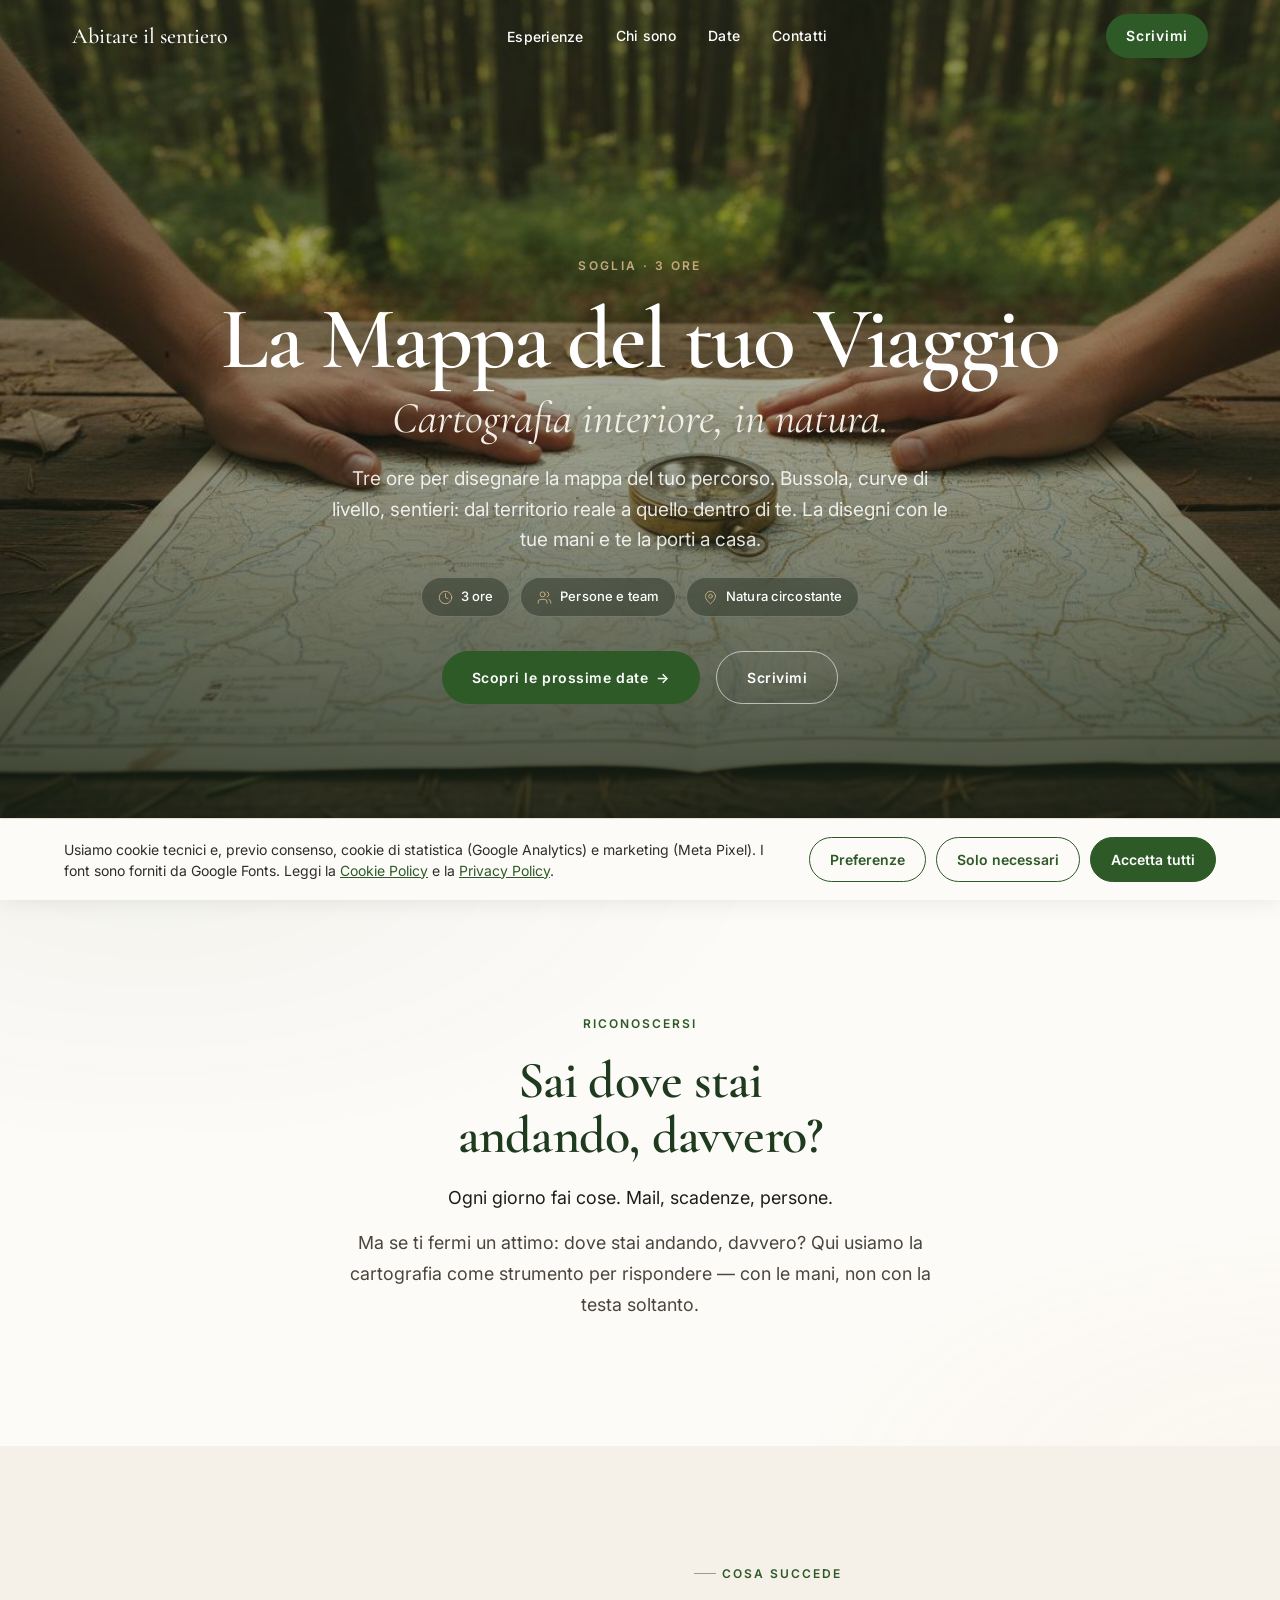
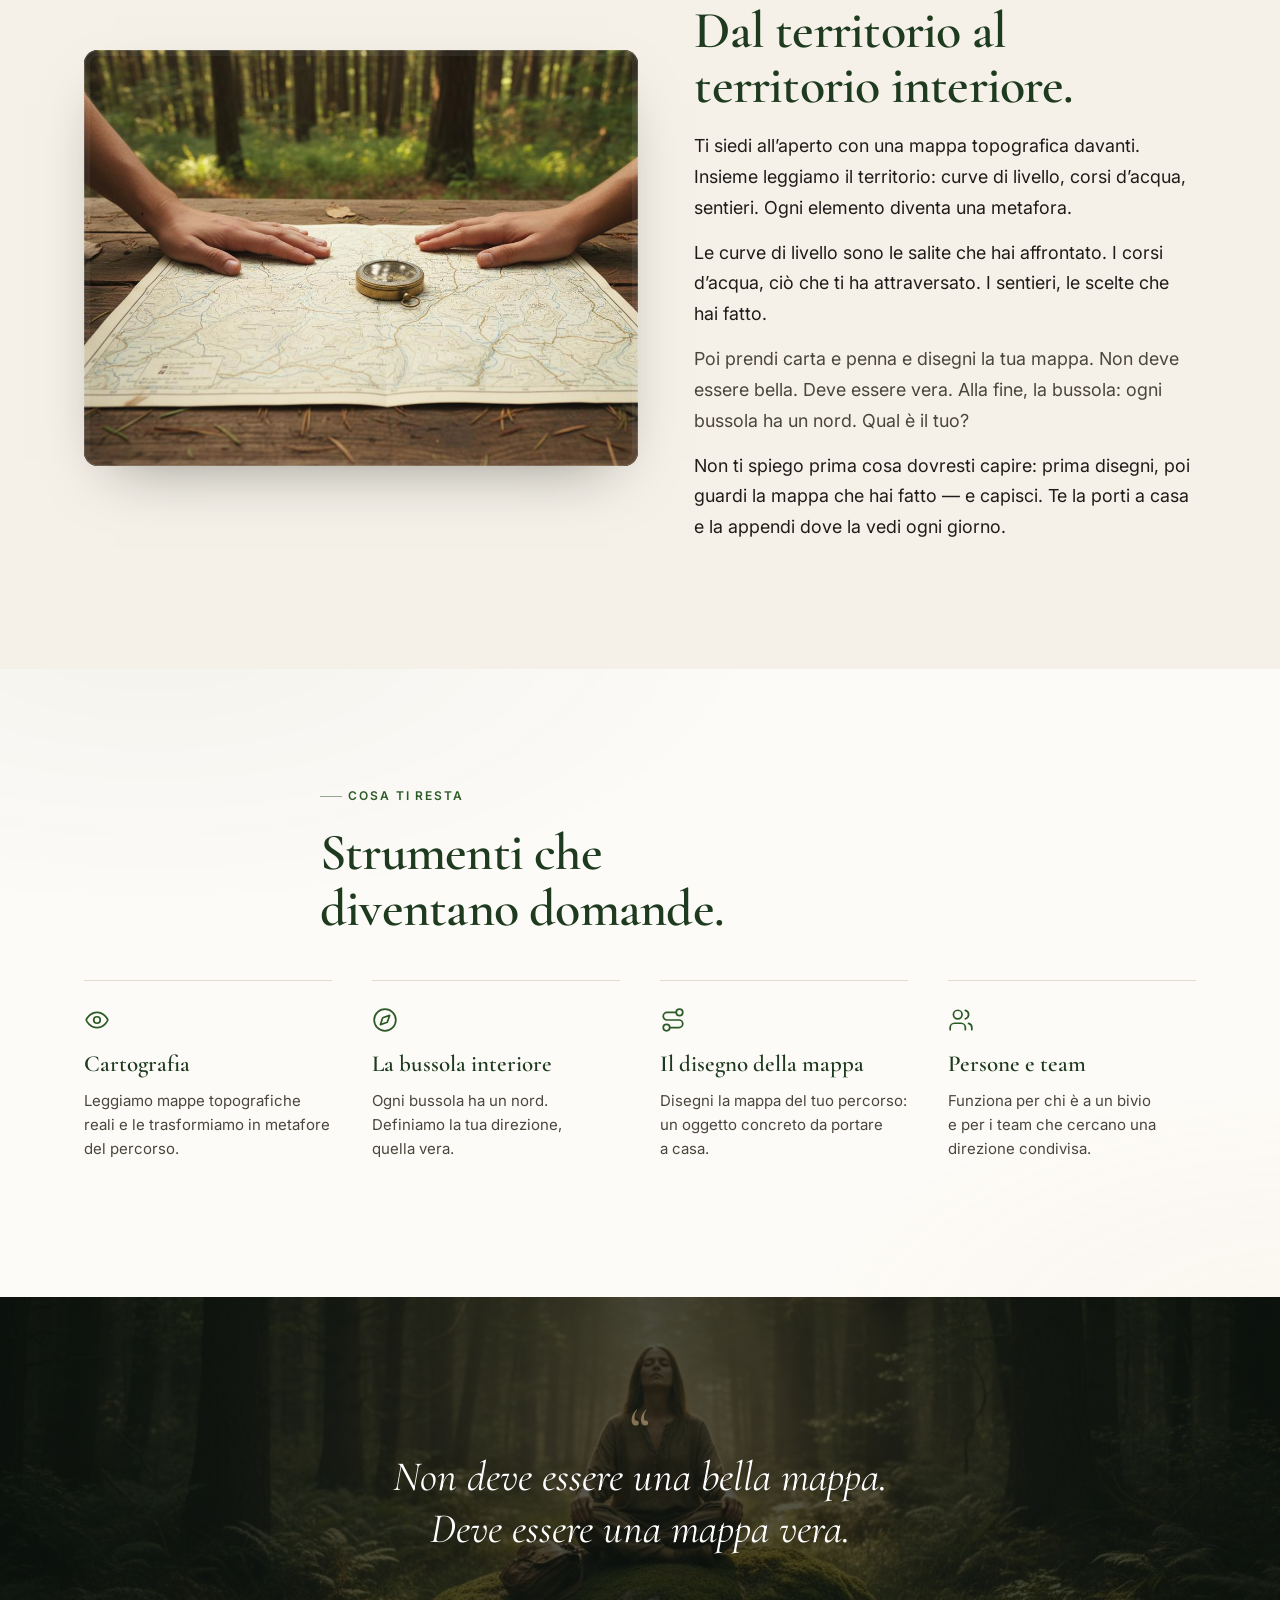
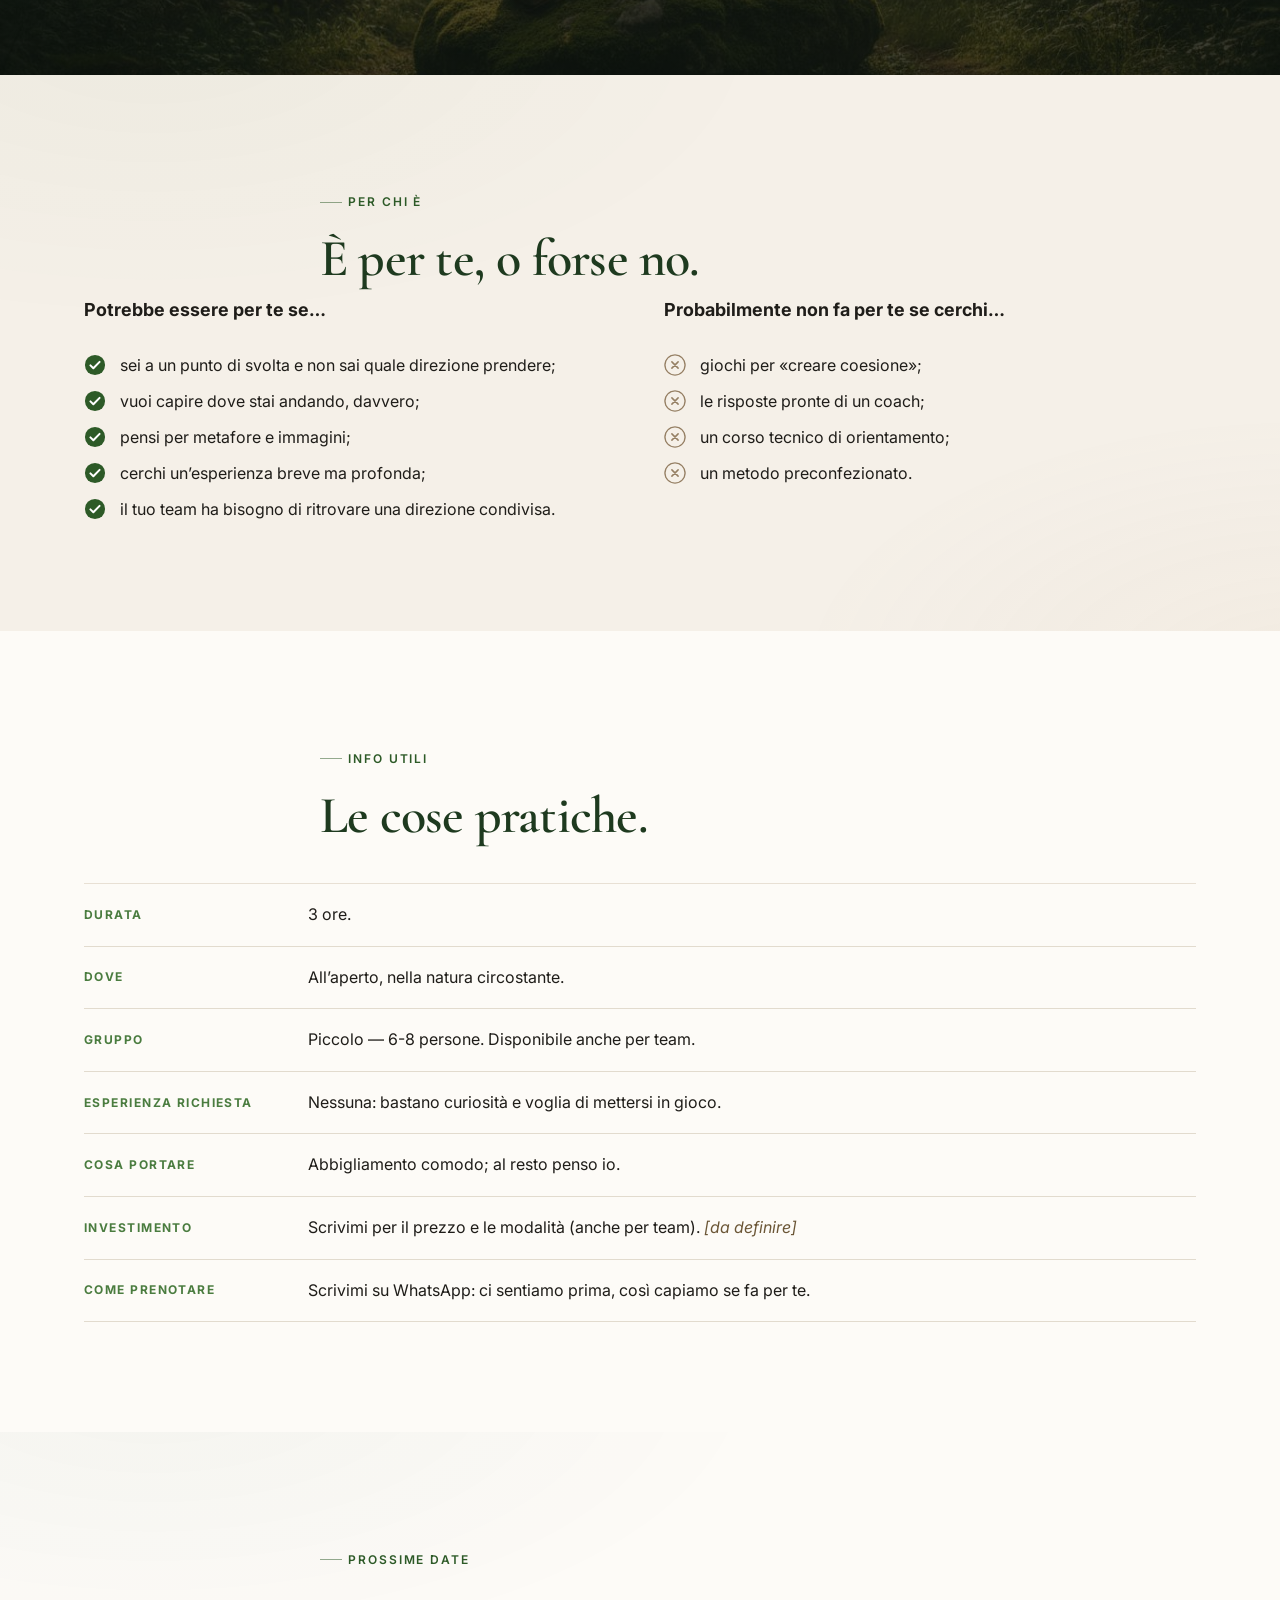
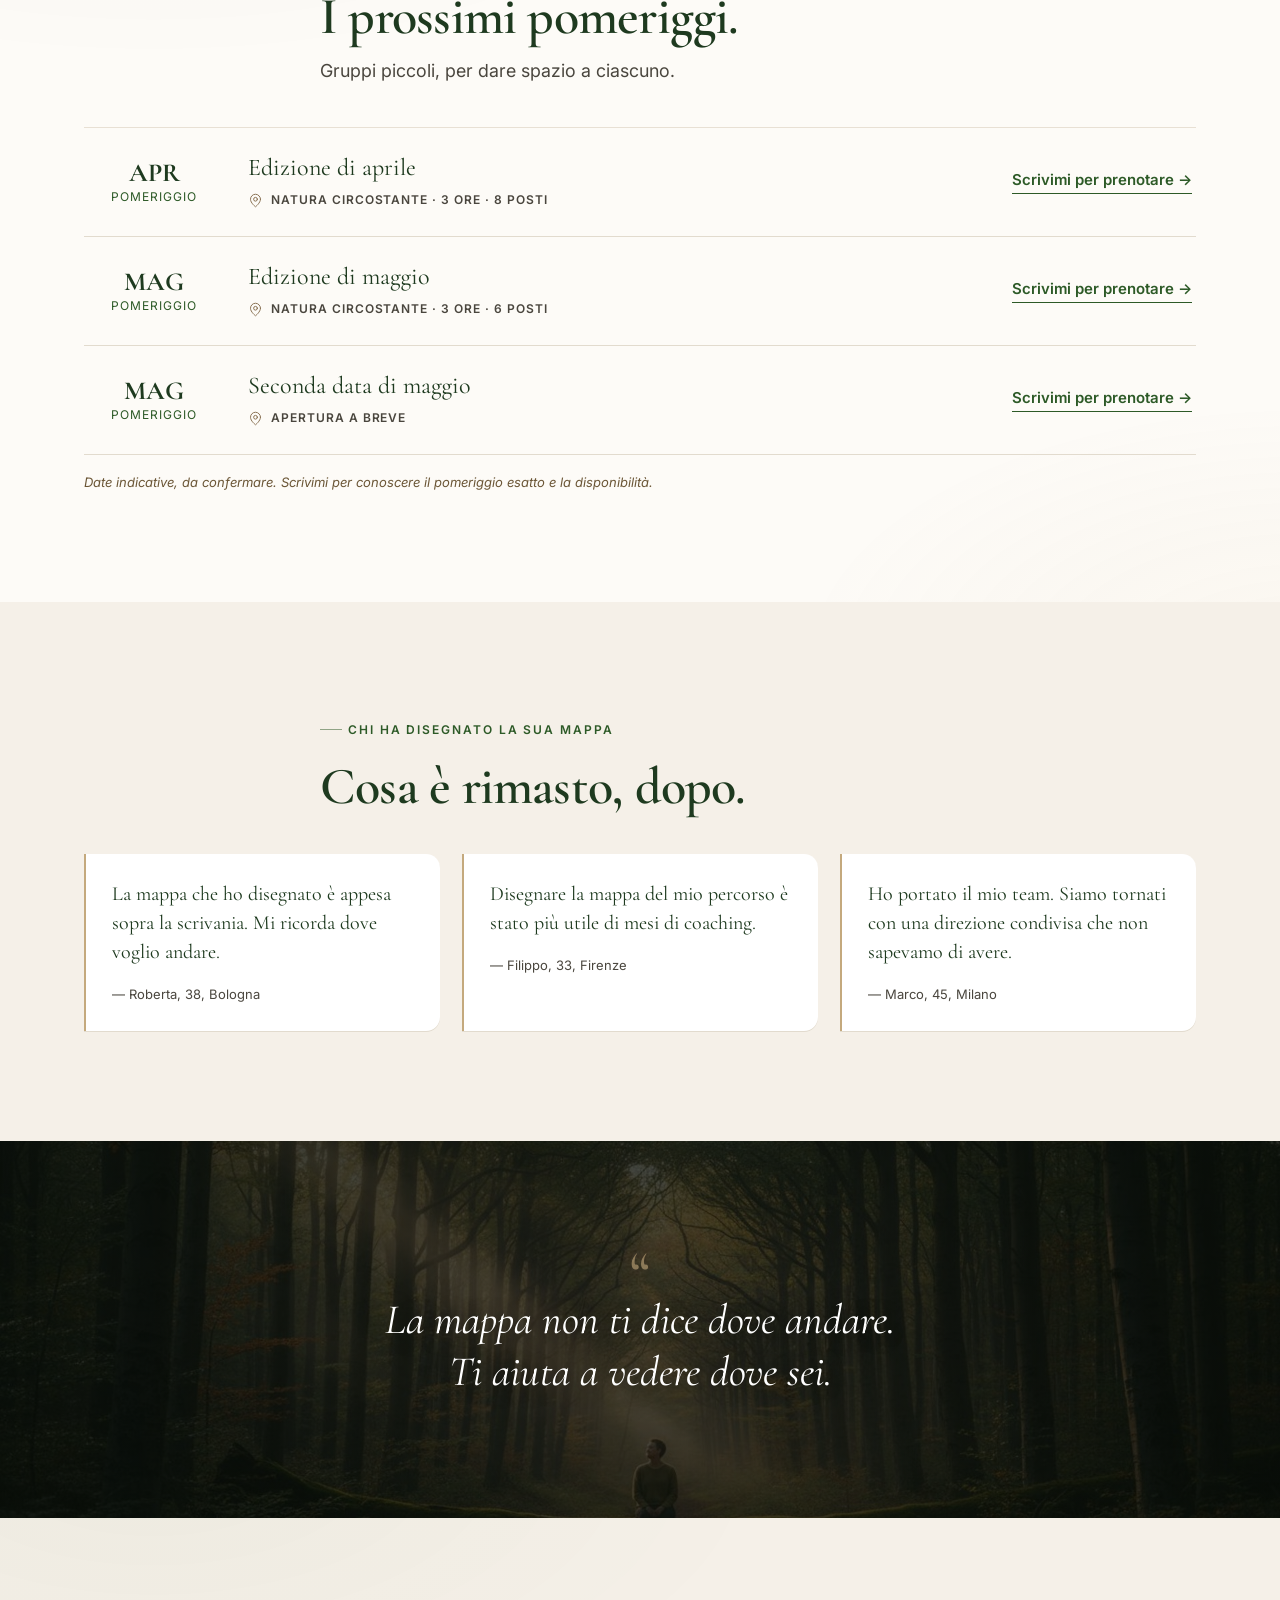
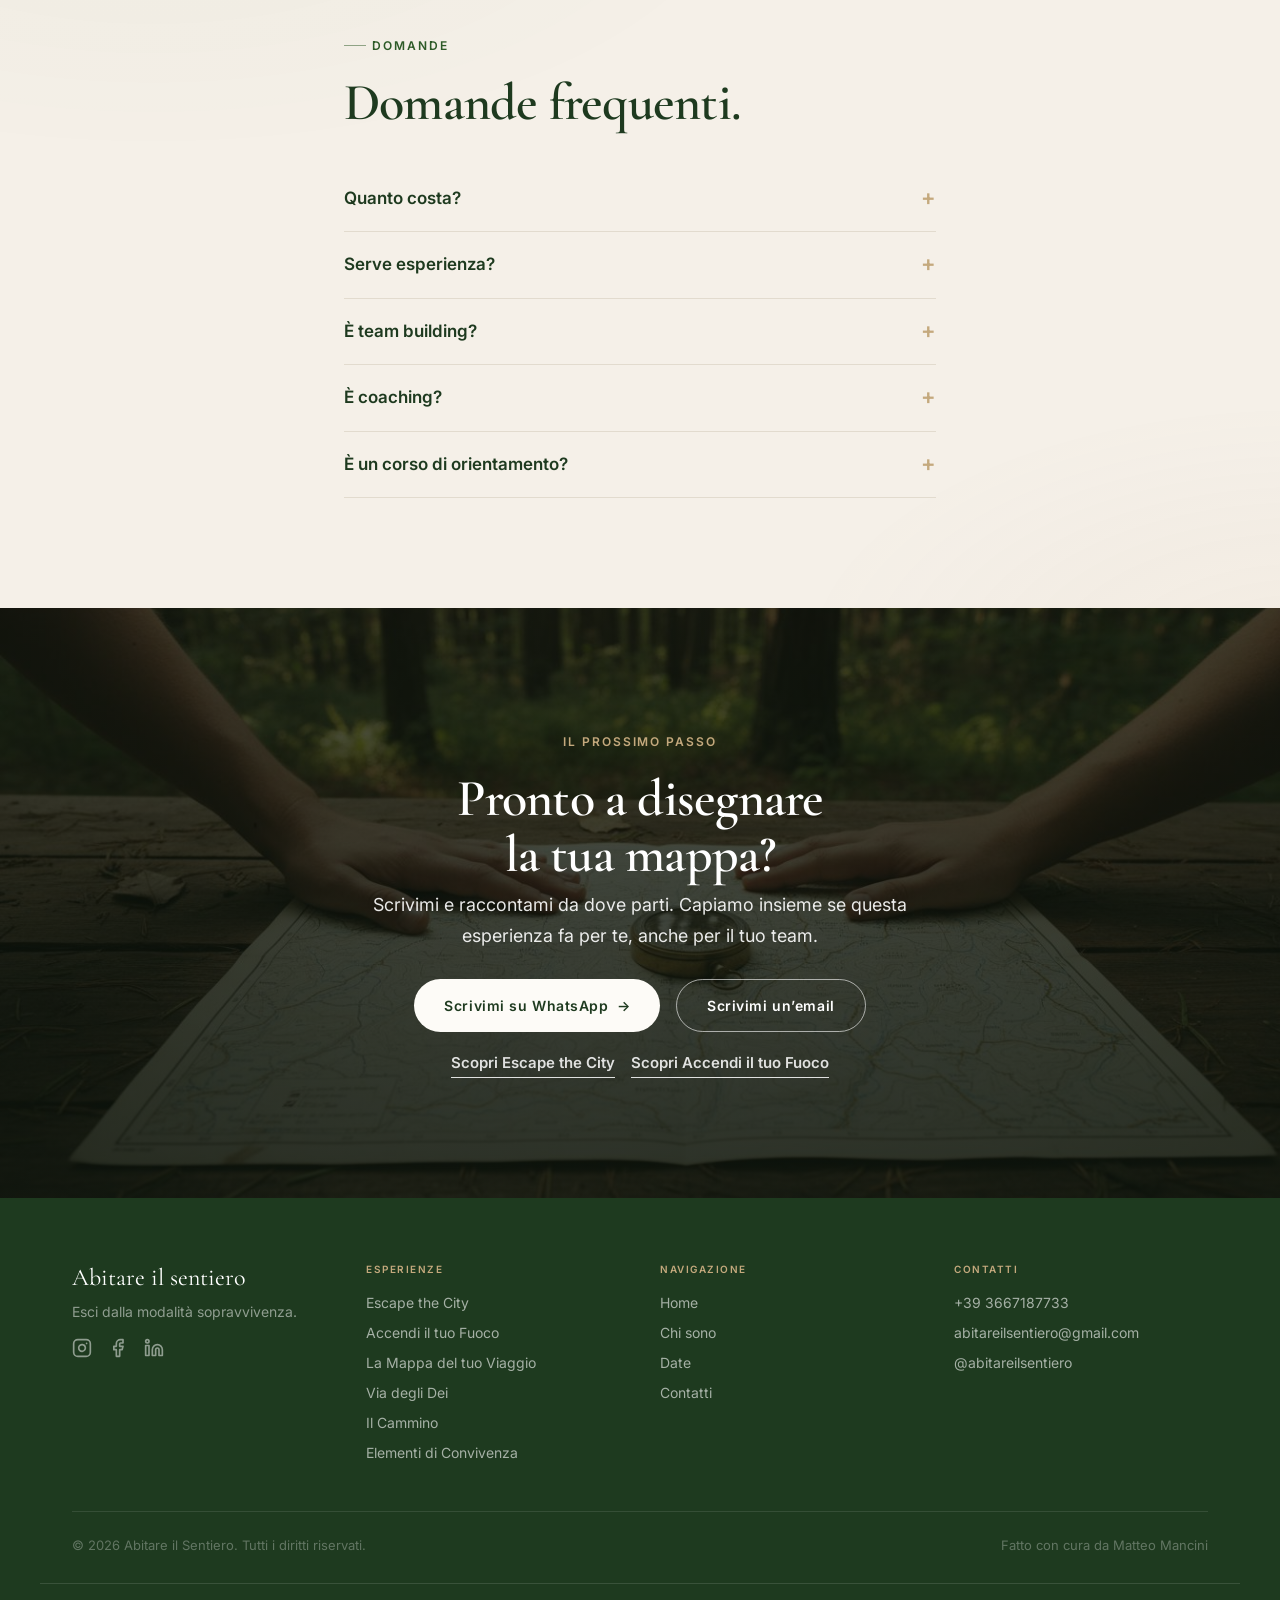
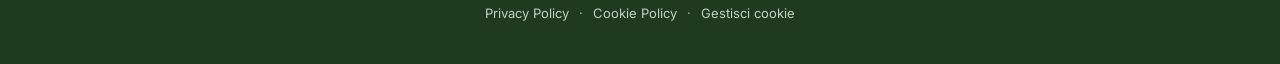
<file: la-mappa-del-tuo-viaggio.html>
<!DOCTYPE html>
<html lang="it">
<head>
<meta charset="utf-8"/>
<meta content="width=device-width, initial-scale=1.0" name="viewport"/>
<title>La Mappa del tuo Viaggio &mdash; Abitare il Sentiero</title>
<meta content="Tre ore per disegnare la mappa del tuo percorso. Bussola, curve di livello, sentieri: dal territorio reale a quello dentro di te." name="description"/>
<meta content="Abitare il Sentiero" name="author"/>
<link href="favicon.ico" rel="icon"/>
<meta content="La Mappa del tuo Viaggio &mdash; Abitare il Sentiero" property="og:title"/>
<meta content="Tre ore per disegnare la mappa del tuo percorso. Bussola, curve di livello, sentieri: dal territorio reale a quello dentro di te." property="og:description"/>
<meta content="website" property="og:type"/>
<meta content="images/mappa-viaggio.jpg" property="og:image"/>
<meta content="summary_large_image" name="twitter:card"/>
<meta content="images/mappa-viaggio.jpg" name="twitter:image"/>
<link href="https://fonts.googleapis.com" rel="preconnect"/>
<link crossorigin="" href="https://fonts.gstatic.com" rel="preconnect"/>
<link href="https://fonts.googleapis.com/css2?family=Cormorant+Garamond:ital,wght@0,400;0,500;0,600;1,400;1,500&amp;family=Inter:wght@400;500;600&amp;display=swap" rel="stylesheet"/>
<link href="styles.css" rel="stylesheet"/>
</head>
<body>
<svg class="ais-ico-sprite" aria-hidden="true" focusable="false" xmlns="http://www.w3.org/2000/svg"><defs>
<symbol id="i-fire" viewBox="0 0 24 24"><path d="M8.5 14.5A2.5 2.5 0 0 0 11 12c0-1.38-.5-2-1-3-1.07-2.14-.22-4.05 2-6 .5 2.5 2 4.9 4 6.5 2 1.6 3 3.5 3 5.5a7 7 0 1 1-14 0c0-1.15.43-2.29 1-3a2.5 2.5 0 0 0 2.5 2.5z"/></symbol>
<symbol id="i-compass" viewBox="0 0 24 24"><circle cx="12" cy="12" r="10"/><polygon points="16.24 7.76 14.12 14.12 7.76 16.24 9.88 9.88 16.24 7.76"/></symbol>
<symbol id="i-footprints" viewBox="0 0 24 24"><path d="M4 16v-2.38C4 11.5 2.97 10.5 3 8c.03-2.72 1.49-6 4.5-6C9.37 2 10 3.8 10 5.5c0 3.11-2 5.66-2 8.68V16a2 2 0 1 1-4 0Z"/><path d="M20 20v-2.38c0-2.12 1.03-3.12 1-5.62-.03-2.72-1.49-6-4.5-6C14.63 6 14 7.8 14 9.5c0 3.11 2 5.66 2 8.68V20a2 2 0 1 0 4 0Z"/></symbol>
<symbol id="i-route" viewBox="0 0 24 24"><circle cx="6" cy="19" r="3"/><path d="M9 19h8.5a3.5 3.5 0 0 0 0-7h-11a3.5 3.5 0 0 1 0-7H15"/><circle cx="18" cy="5" r="3"/></symbol>
<symbol id="i-hammer" viewBox="0 0 24 24"><path d="m15 12-8.5 8.5a2.12 2.12 0 1 1-3-3L12 9"/><path d="M17.64 15 22 10.64"/><path d="m20.9 11.7-1.25-1.25c-.6-.6-.93-1.4-.93-2.25v-.86L16 4.6a5.56 5.56 0 0 0-3.94-1.64H9l.92.82A6.18 6.18 0 0 1 12 8.4v1.56l2 2h.86c.85 0 1.65.34 2.25.93l1.25 1.25"/></symbol>
<symbol id="i-wind" viewBox="0 0 24 24"><path d="M12.8 19.6A2 2 0 1 0 14 16H2"/><path d="M17.5 8a2.5 2.5 0 1 1 2 4H2"/><path d="M9.8 4.4A2 2 0 1 1 11 8H2"/></symbol>
<symbol id="i-sparkles" viewBox="0 0 24 24"><path d="m12 3-1.9 5.8a2 2 0 0 1-1.3 1.3L3 12l5.8 1.9a2 2 0 0 1 1.3 1.3L12 21l1.9-5.8a2 2 0 0 1 1.3-1.3L21 12l-5.8-1.9a2 2 0 0 1-1.3-1.3Z"/></symbol>
<symbol id="i-eye" viewBox="0 0 24 24"><path d="M2 12s3-7 10-7 10 7 10 7-3 7-10 7-10-7-10-7Z"/><circle cx="12" cy="12" r="3"/></symbol>
<symbol id="i-idea" viewBox="0 0 24 24"><path d="M15 14c.2-1 .7-1.7 1.5-2.5 1-.9 1.5-2.2 1.5-3.5A6 6 0 0 0 6 8c0 1 .2 2.2 1.5 3.5.7.7 1.3 1.5 1.5 2.5"/><path d="M9 18h6"/><path d="M10 22h4"/></symbol>
<symbol id="i-heart" viewBox="0 0 24 24"><path d="M19 14c1.49-1.46 3-3.21 3-5.5A5.5 5.5 0 0 0 16.5 3c-1.76 0-3 .5-4.5 2-1.5-1.5-2.74-2-4.5-2A5.5 5.5 0 0 0 2 8.5c0 2.3 1.5 4.05 3 5.5l7 7Z"/></symbol>
<symbol id="i-hand" viewBox="0 0 24 24"><path d="M18 11V6a2 2 0 0 0-4 0"/><path d="M14 10V4a2 2 0 0 0-4 0v2"/><path d="M10 10.5V6a2 2 0 0 0-4 0v8"/><path d="M18 8a2 2 0 1 1 4 0v6a8 8 0 0 1-8 8h-2c-2.8 0-4.5-.86-5.99-2.34l-3.6-3.6a2 2 0 0 1 2.83-2.82L7 15"/></symbol>
<symbol id="i-pin" viewBox="0 0 24 24"><path d="M20 10c0 6-8 12-8 12s-8-6-8-12a8 8 0 0 1 16 0Z"/><circle cx="12" cy="10" r="3"/></symbol>
<symbol id="i-clock" viewBox="0 0 24 24"><circle cx="12" cy="12" r="10"/><polyline points="12 6 12 12 16 14"/></symbol>
<symbol id="i-calendar" viewBox="0 0 24 24"><rect width="18" height="18" x="3" y="4" rx="2"/><path d="M3 10h18M8 2v4M16 2v4"/></symbol>
<symbol id="i-users" viewBox="0 0 24 24"><path d="M16 21v-2a4 4 0 0 0-4-4H6a4 4 0 0 0-4 4v2"/><circle cx="9" cy="7" r="4"/><path d="M22 21v-2a4 4 0 0 0-3-3.87"/><path d="M16 3.13a4 4 0 0 1 0 7.75"/></symbol>
<symbol id="i-arrow" viewBox="0 0 24 24"><path d="M5 12h14M13 6l6 6-6 6"/></symbol>
<symbol id="i-chevron" viewBox="0 0 24 24"><path d="m6 9 6 6 6-6"/></symbol>
<symbol id="i-utensils" viewBox="0 0 24 24"><path d="M3 2v7a2 2 0 0 0 4 0V2M5 2v20"/><path d="M21 15V2a5 5 0 0 0-3 5v6a2 2 0 0 0 2 2h1Zm0 0v7"/></symbol>
<symbol id="i-moon" viewBox="0 0 24 24"><path d="M12 3a6 6 0 0 0 9 9 9 9 0 1 1-9-9Z"/></symbol>
<symbol id="i-leaf" viewBox="0 0 24 24"><path d="M11 20A7 7 0 0 1 9.8 6.1C15.5 5 17 4.48 19 2c1 2 2 4.18 2 8 0 5.5-4.78 10-10 10Z"/><path d="M2 21c0-3 1.85-5.36 5.08-6"/></symbol>
<symbol id="i-message" viewBox="0 0 24 24"><path d="M7.9 20A9 9 0 1 0 4 16.1L2 22Z"/></symbol>
<symbol id="i-tent" viewBox="0 0 24 24"><path d="M3.5 21 14 3M20.5 21 10 3M15.5 21 12 15l-3.5 6M2 21h20"/></symbol>
<symbol id="i-drop" viewBox="0 0 24 24"><path d="M12 2.69l5.66 5.66a8 8 0 1 1-11.31 0z"/></symbol>
</defs></svg>
<!-- header condiviso (fonte: partials/header.html) -->
<header class="site-header fixed top-0 left-0 right-0 z-50 h-[72px]" id="site-header">
<div class="content-max-width h-full flex items-center justify-between">
<a class="nav-logo font-display text-[22px] font-medium text-white" href="index.html">Abitare il sentiero</a>
<nav class="hidden lg:flex items-center gap-8">
<div class="nav-dropdown">
<button aria-expanded="false" aria-haspopup="true" class="nav-link font-body text-sm font-medium tracking-wider text-white" id="exp-toggle">Esperienze</button>
<div class="nav-dropdown-menu" id="exp-menu">
<a href="escape-the-city.html">Escape the City</a>
<a href="accendi-il-tuo-fuoco.html">Accendi il tuo Fuoco</a>
<a href="la-mappa-del-tuo-viaggio.html">La Mappa del tuo Viaggio</a>
<a href="via-degli-dei.html">Via degli Dei</a>
<a href="cammino.html">Il Cammino</a>
<a href="elementi-di-convivenza.html">Elementi di Convivenza</a>
</div>
</div>
<a class="nav-link font-body text-sm font-medium tracking-wider text-white" href="chi-sono.html">Chi sono</a>
<a class="nav-link font-body text-sm font-medium tracking-wider text-white" href="index.html#date">Date</a>
<a class="nav-link font-body text-sm font-medium tracking-wider text-white" href="#contatti">Contatti</a>
</nav>
<a class="nav-cta hidden lg:inline-flex items-center gap-2 rounded-full px-5 py-3 font-body text-sm font-semibold tracking-wider bg-forest text-white hover:bg-forest-light transition-all duration-300" href="https://wa.me/+393667187733" rel="noopener noreferrer" target="_blank">Scrivimi</a>
<button aria-label="Menu" class="nav-burger lg:hidden p-2 text-white" id="nav-burger" type="button">
<svg fill="none" height="24" stroke="currentColor" stroke-linecap="round" stroke-width="2" viewbox="0 0 24 24" width="24"><path d="M4 5h16"></path><path d="M4 12h16"></path><path d="M4 19h16"></path></svg>
</button>
</div>
<div class="mobile-menu" id="mobile-menu">
<a href="index.html">Home</a>
<a href="escape-the-city.html">Escape the City</a>
<a href="accendi-il-tuo-fuoco.html">Accendi il tuo Fuoco</a>
<a href="la-mappa-del-tuo-viaggio.html">La Mappa del tuo Viaggio</a>
<a href="via-degli-dei.html">Via degli Dei</a>
<a href="cammino.html">Il Cammino</a>
<a href="elementi-di-convivenza.html">Elementi di Convivenza</a>
<a href="chi-sono.html">Chi sono</a>
<a href="index.html#date">Date</a>
<a href="#contatti">Contatti</a>
<a class="mobile-cta" href="https://wa.me/+393667187733" rel="noopener noreferrer" target="_blank">Scrivimi su WhatsApp</a>
</div>
</header>
<main>
  <section class="ais-hero">
    <div class="ais-hero__bg"><video autoplay="" loop="" muted="" playsinline="" poster="images/mappa-viaggio.jpg" src="videos/mappa-viaggio.mp4"></video></div>
    <div class="ais-hero__scrim"></div>
    <div class="ais-hero__inner">
      <span class="ais-eyebrow ais-hero__eyebrow">Soglia &middot; 3 ore</span>
      <h1 class="ais-hero__title">La Mappa del tuo Viaggio</h1>
      <p class="ais-hero__sub">Cartografia interiore, in natura.</p>
      <p class="ais-hero__lead">Tre ore per disegnare la mappa del tuo percorso. Bussola, curve di livello, sentieri: dal territorio reale a quello dentro di te. La disegni con le tue mani e te la porti a casa.</p>
      <div class="ais-chips"><span class="ais-chip"><svg class="ais-ico"><use href="#i-clock"></use></svg>3 ore</span><span class="ais-chip"><svg class="ais-ico"><use href="#i-users"></use></svg>Persone e team</span><span class="ais-chip"><svg class="ais-ico"><use href="#i-pin"></use></svg>Natura circostante</span></div>
      <div class="ais-cta-row"><a class="ais-btn-dark ais-arrow" href="#date">Scopri le prossime date</a><a class="ais-btn-ghost" href="https://wa.me/+393667187733" target="_blank" rel="noopener noreferrer" style="color:#fff;border-color:rgba(255,255,255,.6)">Scrivimi</a></div>
    </div>
  </section>
  <section class="ais-sec ais-sec--cream ais-sec--tint">
    <div class="ais-wrap ais-narrow ais-center">
      <span class="ais-eyebrow">Riconoscersi</span>
      <h2 class="ais-display">Sai dove stai andando, davvero?</h2>
      <div class="ais-stack ais-lead" style="margin-top:20px"><p>Ogni giorno fai cose. Mail, scadenze, persone.</p><p class="ais-muted">Ma se ti fermi un attimo: dove stai andando, davvero? Qui usiamo la cartografia come strumento per rispondere &mdash; con le mani, non con la testa soltanto.</p></div>
    </div>
  </section>
  <section class="ais-sec ais-sec--sand">
    <div class="ais-wrap"><div class="ais-show"><div class="ais-show__media"><img alt="" src="images/mappa-viaggio.jpg"/></div><div>
          <span class="ais-eyebrow">Cosa succede</span>
          <h2 class="ais-display">Dal territorio al territorio interiore.</h2>
          <div class="ais-stack ais-lead" style="margin-top:18px"><p>Ti siedi all&rsquo;aperto con una mappa topografica davanti. Insieme leggiamo il territorio: curve di livello, corsi d&rsquo;acqua, sentieri. Ogni elemento diventa una metafora.</p><p>Le curve di livello sono le salite che hai affrontato. I corsi d&rsquo;acqua, ci&ograve; che ti ha attraversato. I sentieri, le scelte che hai fatto.</p><p class="ais-muted">Poi prendi carta e penna e disegni la tua mappa. Non deve essere bella. Deve essere vera. Alla fine, la bussola: ogni bussola ha un nord. Qual &egrave; il tuo?</p><p>Non ti spiego prima cosa dovresti capire: prima disegni, poi guardi la mappa che hai fatto &mdash; e capisci. Te la porti a casa e la appendi dove la vedi ogni giorno.</p></div>
        </div></div></div>
  </section>
  <section class="ais-sec ais-sec--cream ais-sec--tint">
    <div class="ais-wrap">
      <div class="ais-narrow"><span class="ais-eyebrow">Cosa ti resta</span><h2 class="ais-display">Strumenti che diventano domande.</h2></div>
      <div class="ais-grid ais-grid--4"><div class="ais-practice"><svg class="ais-ico ais-practice__ico"><use href="#i-eye"></use></svg><h3>Cartografia</h3><p>Leggiamo mappe topografiche reali e le trasformiamo in metafore del percorso.</p></div><div class="ais-practice"><svg class="ais-ico ais-practice__ico"><use href="#i-compass"></use></svg><h3>La bussola interiore</h3><p>Ogni bussola ha un nord. Definiamo la tua direzione, quella vera.</p></div><div class="ais-practice"><svg class="ais-ico ais-practice__ico"><use href="#i-route"></use></svg><h3>Il disegno della mappa</h3><p>Disegni la mappa del tuo percorso: un oggetto concreto da portare a casa.</p></div><div class="ais-practice"><svg class="ais-ico ais-practice__ico"><use href="#i-users"></use></svg><h3>Persone e team</h3><p>Funziona per chi &egrave; a un bivio e per i team che cercano una direzione condivisa.</p></div></div>
    </div>
  </section>
  <section class="ais-interlude">
    <div class="ais-interlude__bg"><img alt="" src="images/abitare-sentiero.jpg"/></div>
    <div class="ais-interlude__scrim"></div>
    <div class="ais-wrap ais-narrow">
      <span class="ais-interlude__mark" aria-hidden="true">&ldquo;</span>
      <p class="ais-interlude__q">Non deve essere una bella mappa.<br/>Deve essere una mappa vera.</p>
    </div>
  </section>
  <section class="ais-sec ais-sec--sand ais-sec--tint">
    <div class="ais-wrap">
      <div class="ais-narrow"><span class="ais-eyebrow">Per chi &egrave;</span><h2 class="ais-display">&Egrave; per te, o forse no.</h2></div>
      <div class="ais-two">
        <div>
          <p class="ais-lead" style="margin-bottom:14px"><strong>Potrebbe essere per te se&hellip;</strong></p>
          <ul class="ais-checks ais-checks--yes"><li>sei a un punto di svolta e non sai quale direzione prendere;</li><li>vuoi capire dove stai andando, davvero;</li><li>pensi per metafore e immagini;</li><li>cerchi un&rsquo;esperienza breve ma profonda;</li><li>il tuo team ha bisogno di ritrovare una direzione condivisa.</li></ul>
        </div>
        <div>
          <p class="ais-lead" style="margin-bottom:14px"><strong>Probabilmente non fa per te se cerchi&hellip;</strong></p>
          <ul class="ais-checks ais-checks--no"><li>giochi per &laquo;creare coesione&raquo;;</li><li>le risposte pronte di un coach;</li><li>un corso tecnico di orientamento;</li><li>un metodo preconfezionato.</li></ul>
        </div>
      </div>
    </div>
  </section>
  <section class="ais-sec ais-sec--cream">
    <div class="ais-wrap">
      <div class="ais-narrow"><span class="ais-eyebrow">Info utili</span><h2 class="ais-display">Le cose pratiche.</h2></div>
      <div class="ais-data"><div class="ais-data__row"><div class="ais-data__k">Durata</div><div class="ais-data__v">3 ore.</div></div><div class="ais-data__row"><div class="ais-data__k">Dove</div><div class="ais-data__v">All&rsquo;aperto, nella natura circostante.</div></div><div class="ais-data__row"><div class="ais-data__k">Gruppo</div><div class="ais-data__v">Piccolo &mdash; 6-8 persone. Disponibile anche per team.</div></div><div class="ais-data__row"><div class="ais-data__k">Esperienza richiesta</div><div class="ais-data__v">Nessuna: bastano curiosit&agrave; e voglia di mettersi in gioco.</div></div><div class="ais-data__row"><div class="ais-data__k">Cosa portare</div><div class="ais-data__v">Abbigliamento comodo; al resto penso io.</div></div><div class="ais-data__row"><div class="ais-data__k">Investimento</div><div class="ais-data__v">Scrivimi per il prezzo e le modalit&agrave; (anche per team). <span class="todo">[da definire]</span></div></div><div class="ais-data__row"><div class="ais-data__k">Come prenotare</div><div class="ais-data__v">Scrivimi su WhatsApp: ci sentiamo prima, cos&igrave; capiamo se fa per te.</div></div></div>
    </div>
  </section>
  <section class="ais-sec ais-sec--cream ais-sec--tint" id="date">
    <div class="ais-wrap">
      <div class="ais-narrow"><span class="ais-eyebrow">Prossime date</span><h2 class="ais-display">I prossimi pomeriggi.</h2><p class="ais-lead ais-muted" style="margin-top:12px">Gruppi piccoli, per dare spazio a ciascuno.</p></div>
      <div class="ais-cal"><div class="ais-cal__row"><div class="ais-cal__date"><b>APR</b><span>pomeriggio</span></div><div><h3 class="ais-cal__t">Edizione di aprile</h3><p class="ais-cal__meta"><svg class="ais-ico"><use href="#i-pin"></use></svg>Natura circostante &middot; 3 ore &middot; 8 posti</p></div><a class="ais-textlink ais-cal__cta" href="https://wa.me/+393667187733" target="_blank" rel="noopener noreferrer">Scrivimi per prenotare &rarr;</a></div><div class="ais-cal__row"><div class="ais-cal__date"><b>MAG</b><span>pomeriggio</span></div><div><h3 class="ais-cal__t">Edizione di maggio</h3><p class="ais-cal__meta"><svg class="ais-ico"><use href="#i-pin"></use></svg>Natura circostante &middot; 3 ore &middot; 6 posti</p></div><a class="ais-textlink ais-cal__cta" href="https://wa.me/+393667187733" target="_blank" rel="noopener noreferrer">Scrivimi per prenotare &rarr;</a></div><div class="ais-cal__row"><div class="ais-cal__date"><b>MAG</b><span>pomeriggio</span></div><div><h3 class="ais-cal__t">Seconda data di maggio</h3><p class="ais-cal__meta"><svg class="ais-ico"><use href="#i-pin"></use></svg>Apertura a breve</p></div><a class="ais-textlink ais-cal__cta" href="https://wa.me/+393667187733" target="_blank" rel="noopener noreferrer">Scrivimi per prenotare &rarr;</a></div></div>
      <p class="ais-cal__note">Date indicative, da confermare. Scrivimi per conoscere il pomeriggio esatto e la disponibilit&agrave;.</p>
    </div>
  </section>
  <section class="ais-sec ais-sec--sand">
    <div class="ais-wrap">
      <div class="ais-narrow"><span class="ais-eyebrow">Chi ha disegnato la sua mappa</span><h2 class="ais-display">Cosa &egrave; rimasto, dopo.</h2></div>
      <div class="ais-quotes" style="margin-top:40px"><blockquote class="ais-quote"><p>La mappa che ho disegnato &egrave; appesa sopra la scrivania. Mi ricorda dove voglio andare.</p><cite>&mdash; Roberta, 38, Bologna</cite></blockquote><blockquote class="ais-quote"><p>Disegnare la mappa del mio percorso &egrave; stato pi&ugrave; utile di mesi di coaching.</p><cite>&mdash; Filippo, 33, Firenze</cite></blockquote><blockquote class="ais-quote"><p>Ho portato il mio team. Siamo tornati con una direzione condivisa che non sapevamo di avere.</p><cite>&mdash; Marco, 45, Milano</cite></blockquote></div>
    </div>
  </section>
  <section class="ais-interlude">
    <div class="ais-interlude__bg"><img alt="" src="images/full-natura.jpg"/></div>
    <div class="ais-interlude__scrim"></div>
    <div class="ais-wrap ais-narrow">
      <span class="ais-interlude__mark" aria-hidden="true">&ldquo;</span>
      <p class="ais-interlude__q">La mappa non ti dice dove andare.<br/>Ti aiuta a vedere dove sei.</p>
    </div>
  </section>
  <section class="ais-sec ais-sec--sand ais-sec--tint">
    <div class="ais-wrap ais-narrow">
      <span class="ais-eyebrow">Domande</span><h2 class="ais-display">Domande frequenti.</h2>
      <div class="ais-faq"><details><summary>Quanto costa?</summary><p>Scrivimi: ti dico il prezzo e cosa &egrave; incluso, anche nella formula per team. Gruppi piccoli, posti limitati.</p></details><details><summary>Serve esperienza?</summary><p>No. Serve solo la voglia di guardare il tuo percorso da un&rsquo;altra prospettiva.</p></details><details><summary>&Egrave; team building?</summary><p>No: niente giochi per &laquo;creare coesione&raquo;. C&rsquo;&egrave; un&rsquo;esperienza condivisa che genera connessione da s&eacute;.</p></details><details><summary>&Egrave; coaching?</summary><p>No. Non ti do risposte: ti offro strumenti e metafore per trovare le tue.</p></details><details><summary>&Egrave; un corso di orientamento?</summary><p>No. Mappa e bussola sono metafore: non si tratta di imparare a orientarsi nel bosco.</p></details></div>
    </div>
  </section>
  <section class="ais-photopanel" id="parliamone">
    <div class="ais-photopanel__bg"><img alt="" src="images/mappa-viaggio.jpg"/></div>
    <div class="ais-photopanel__scrim" style="background:linear-gradient(180deg,rgba(12,20,12,.6),rgba(12,20,12,.8))"></div>
    <div class="ais-wrap ais-narrow ais-center">
      <span class="ais-eyebrow ais-eyebrow--onphoto">Il prossimo passo</span>
      <h2 class="ais-display" style="color:#fff">Pronto a disegnare la tua mappa?</h2>
      <p class="ais-lead" style="color:rgba(255,255,255,.9)">Scrivimi e raccontami da dove parti. Capiamo insieme se questa esperienza fa per te, anche per il tuo team.</p>
      <div class="ais-cta-row" style="justify-content:center;margin-top:28px">
        <a class="ais-btn-dark ais-arrow" href="https://wa.me/+393667187733" target="_blank" rel="noopener noreferrer" style="background:var(--ais-cream);color:var(--ais-forest-deep)">Scrivimi su WhatsApp</a>
        <a class="ais-btn-ghost" href="mailto:abitareilsentiero@gmail.com" style="color:#fff;border-color:rgba(255,255,255,.6)">Scrivimi un&rsquo;email</a>
      </div>
      <div class="ais-cta-row" style="justify-content:center;margin-top:20px"><a class="ais-textlink" href="escape-the-city.html" style="color:rgba(255,255,255,.85)">Scopri Escape the City</a><a class="ais-textlink" href="accendi-il-tuo-fuoco.html" style="color:rgba(255,255,255,.85)">Scopri Accendi il tuo Fuoco</a></div>
    </div>
  </section>
</main>
<!-- footer condiviso (fonte: partials/footer.html) -->
<footer class="bg-forest-deep pt-16 pb-10" id="contatti"><div class="content-max-width"><div class="grid grid-cols-1 md:grid-cols-4 gap-10"><div><a class="font-display text-2xl text-white" href="#abitare">Abitare il sentiero</a><p class="font-body text-sm text-white/50 mt-2">Esci dalla modalità sopravvivenza.</p><div class="flex items-center gap-4 mt-4"><a aria-label="Instagram" class="text-white/50 hover:text-white transition-colors" href="https://instagram.com/abitareilsentiero" rel="noopener noreferrer" target="_blank"><svg fill="none" height="20" stroke="currentColor" stroke-linecap="round" stroke-linejoin="round" stroke-width="2" viewbox="0 0 24 24" width="20"><rect height="20" rx="5" ry="5" width="20" x="2" y="2"></rect><path d="M16 11.37A4 4 0 1 1 12.63 8 4 4 0 0 1 16 11.37z"></path><line x1="17.5" x2="17.51" y1="6.5" y2="6.5"></line></svg></a><a aria-label="Facebook" class="text-white/50 hover:text-white transition-colors" href="https://facebook.com/abitareilsentiero" rel="noopener noreferrer" target="_blank"><svg fill="none" height="20" stroke="currentColor" stroke-linecap="round" stroke-linejoin="round" stroke-width="2" viewbox="0 0 24 24" width="20"><path d="M18 2h-3a5 5 0 0 0-5 5v3H7v4h3v8h4v-8h3l1-4h-4V7a1 1 0 0 1 1-1h3z"></path></svg></a><a aria-label="LinkedIn" class="text-white/50 hover:text-white transition-colors" href="https://linkedin.com/in/matteo-mancini-outdoor" rel="noopener noreferrer" target="_blank"><svg fill="none" height="20" stroke="currentColor" stroke-linecap="round" stroke-linejoin="round" stroke-width="2" viewbox="0 0 24 24" width="20"><path d="M16 8a6 6 0 0 1 6 6v7h-4v-7a2 2 0 0 0-2-2 2 2 0 0 0-2 2v7h-4v-7a6 6 0 0 1 6-6z"></path><rect height="12" width="4" x="2" y="9"></rect><circle cx="4" cy="4" r="2"></circle></svg></a></div></div><div><p class="font-body text-[10px] font-semibold uppercase tracking-[0.15em] text-earth mb-4">Esperienze</p><div class="flex flex-col gap-2.5"><a class="font-body text-sm text-white/60 hover:text-white transition-colors" href="escape-the-city.html">Escape the City</a><a class="font-body text-sm text-white/60 hover:text-white transition-colors" href="accendi-il-tuo-fuoco.html">Accendi il tuo Fuoco</a><a class="font-body text-sm text-white/60 hover:text-white transition-colors" href="la-mappa-del-tuo-viaggio.html">La Mappa del tuo Viaggio</a><a class="font-body text-sm text-white/60 hover:text-white transition-colors" href="via-degli-dei.html">Via degli Dei</a><a class="font-body text-sm text-white/60 hover:text-white transition-colors" href="cammino.html">Il Cammino</a><a class="font-body text-sm text-white/60 hover:text-white transition-colors" href="elementi-di-convivenza.html">Elementi di Convivenza</a></div></div><div><p class="font-body text-[10px] font-semibold uppercase tracking-[0.15em] text-earth mb-4">Navigazione</p><div class="flex flex-col gap-2.5"><a class="font-body text-sm text-white/60 hover:text-white transition-colors" href="#abitare">Home</a><a class="font-body text-sm text-white/60 hover:text-white transition-colors" href="chi-sono.html">Chi sono</a><a class="font-body text-sm text-white/60 hover:text-white transition-colors" href="#date">Date</a><a class="font-body text-sm text-white/60 hover:text-white transition-colors" href="#contatti">Contatti</a></div></div><div><p class="font-body text-[10px] font-semibold uppercase tracking-[0.15em] text-earth mb-4">Contatti</p><div class="flex flex-col gap-2.5"><a class="font-body text-sm text-white/60 hover:text-white transition-colors flex items-center gap-2" href="https://wa.me/+393667187733" rel="noopener noreferrer" target="_blank">+39 3667187733</a><a class="font-body text-sm text-white/60 hover:text-white transition-colors" href="mailto:abitareilsentiero@gmail.com">abitareilsentiero@gmail.com</a><a class="font-body text-sm text-white/60 hover:text-white transition-colors" href="https://instagram.com/abitareilsentiero" rel="noopener noreferrer" target="_blank">@abitareilsentiero</a></div></div></div><div class="mt-12 pt-6 border-t border-white/10 flex flex-col sm:flex-row items-center justify-between gap-4"><p class="font-body text-[13px] text-white/30">© 2026 Abitare il Sentiero. Tutti i diritti riservati.</p><p class="font-body text-[13px] text-white/30">Fatto con cura da Matteo Mancini</p></div></div><div class="footer-legal content-max-width"><a href="privacy.html">Privacy Policy</a><span aria-hidden="true">·</span><a href="cookie-policy.html">Cookie Policy</a><span aria-hidden="true">·</span><button class="footer-legal-btn" id="manage-cookies" type="button">Gestisci cookie</button></div></footer>

<script src="config.js"></script>
<script src="site.js"></script>
<script src="cookies.js"></script>
<script src="forms.js"></script>
</body>
</html>
</file>
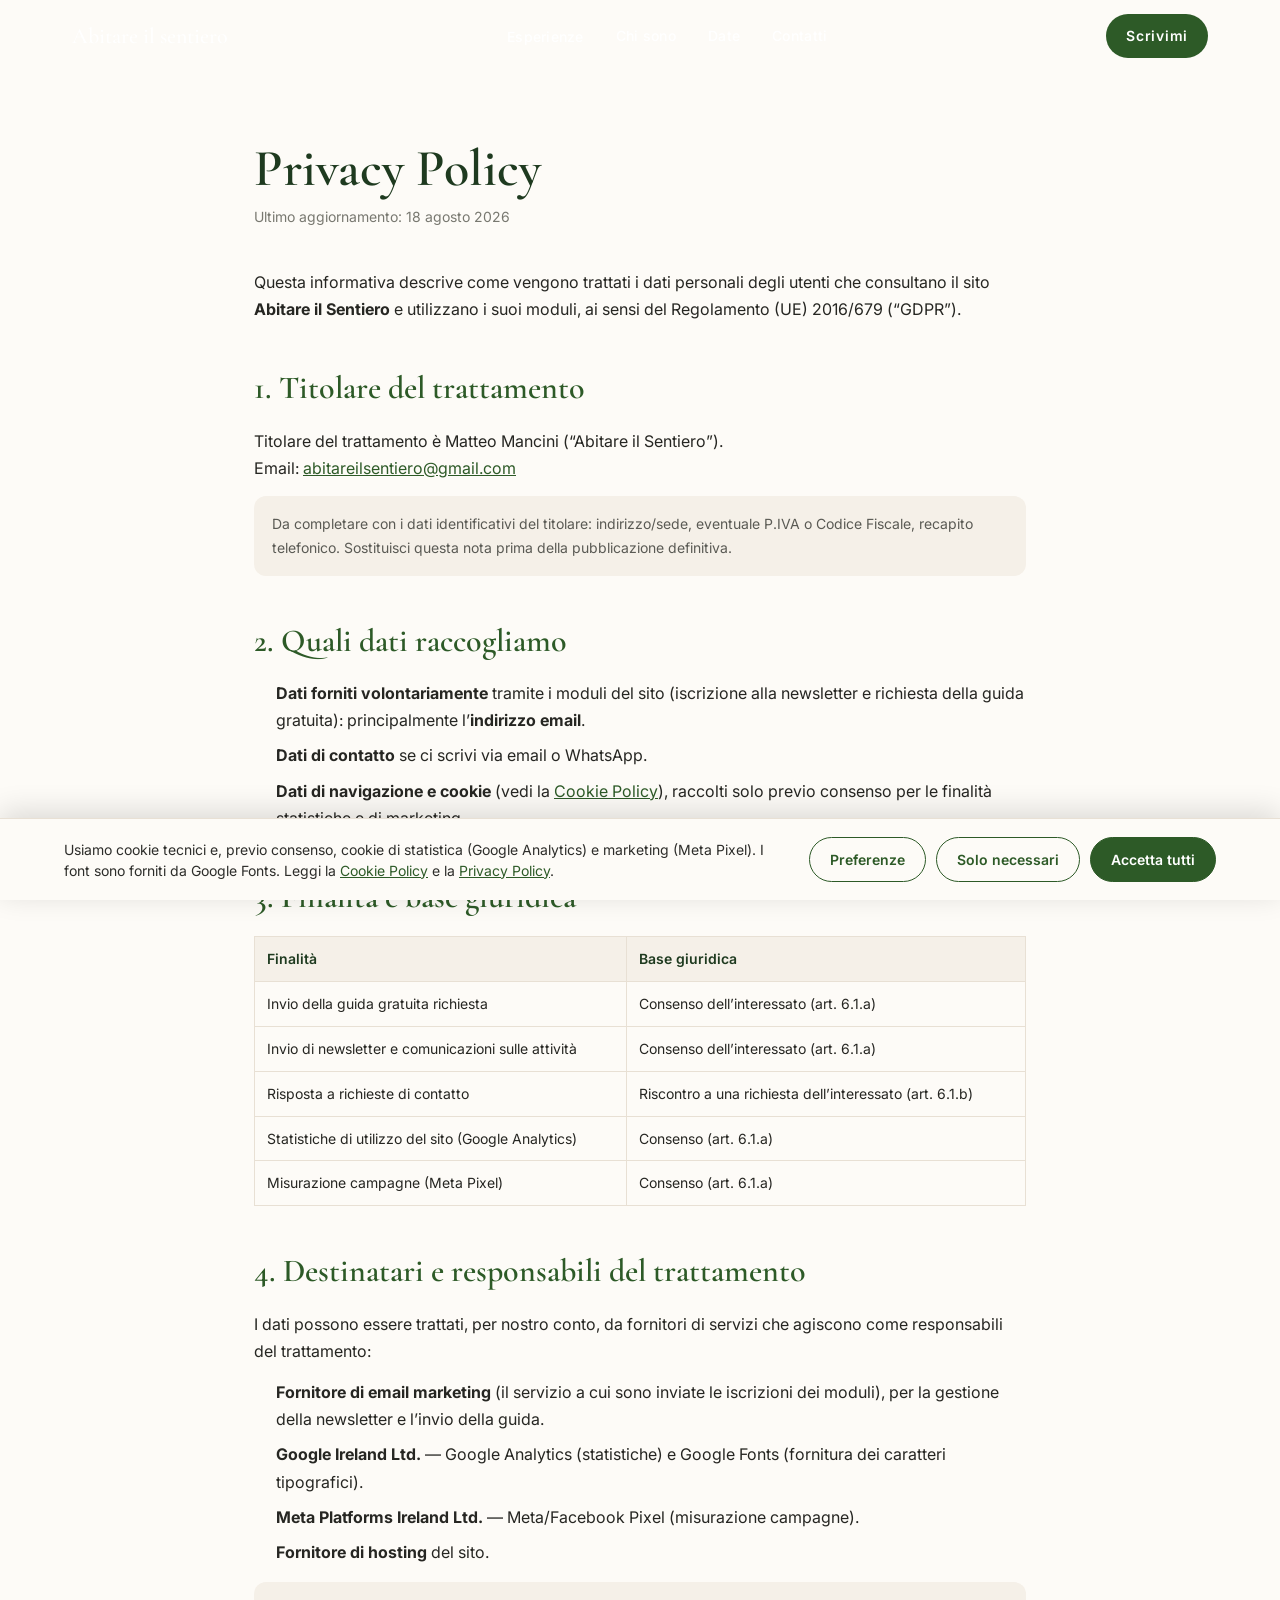
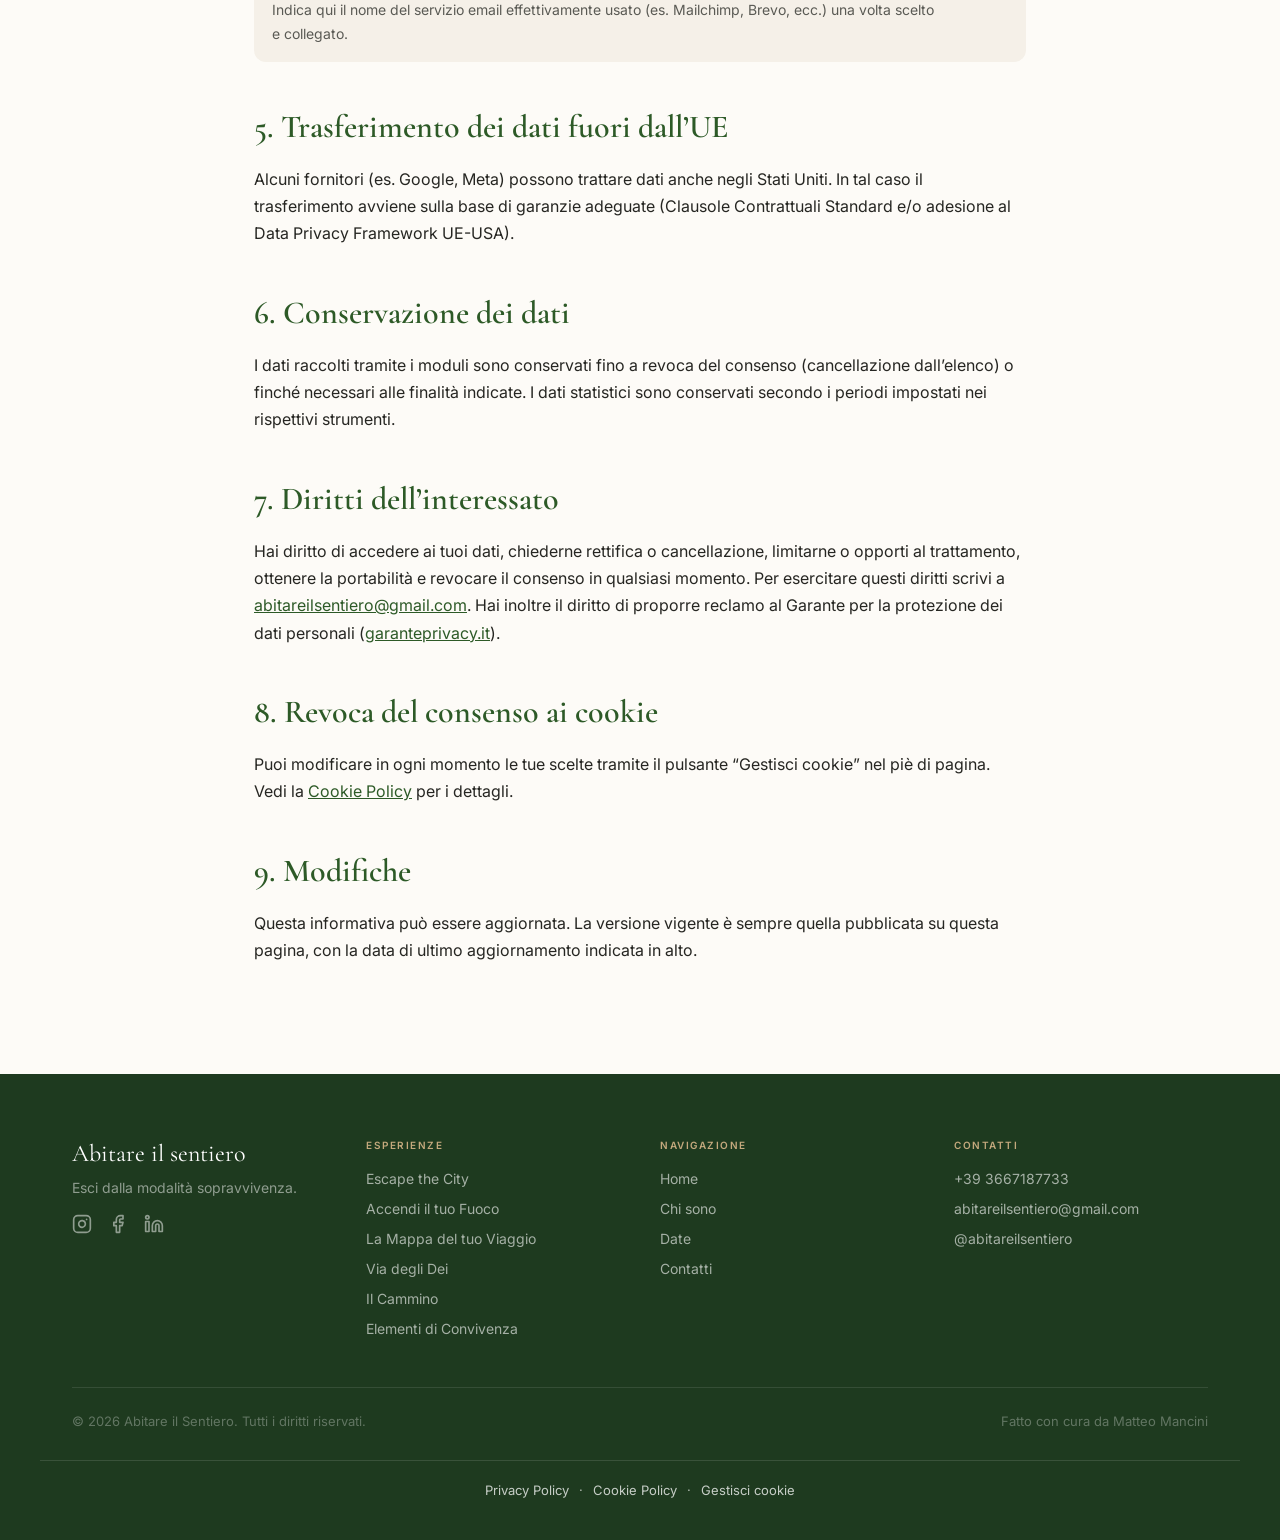
<file: privacy.html>
<!DOCTYPE html>
<html lang="it">
<head>
<meta charset="utf-8"/>
<meta content="width=device-width, initial-scale=1.0" name="viewport"/>
<title>Privacy Policy — Abitare il Sentiero</title>
<meta content="Informativa sul trattamento dei dati personali di Abitare il Sentiero." name="description"/>
<meta content="Abitare il Sentiero" name="author"/>
<link href="favicon.ico" rel="icon"/>
<meta content="noindex" name="robots"/>
<link href="https://fonts.googleapis.com" rel="preconnect"/>
<link crossorigin="" href="https://fonts.gstatic.com" rel="preconnect"/>
<link href="https://fonts.googleapis.com/css2?family=Cormorant+Garamond:ital,wght@0,400;0,500;0,600;1,400;1,500&amp;family=Inter:wght@400;500;600&amp;display=swap" rel="stylesheet"/>
<link href="styles.css" rel="stylesheet"/>
</head>
<body>
<!-- header condiviso (fonte: partials/header.html) -->
<header class="site-header fixed top-0 left-0 right-0 z-50 h-[72px]" id="site-header">
<div class="content-max-width h-full flex items-center justify-between">
<a class="nav-logo font-display text-[22px] font-medium text-white" href="index.html">Abitare il sentiero</a>
<nav class="hidden lg:flex items-center gap-8">
<div class="nav-dropdown">
<button aria-expanded="false" aria-haspopup="true" class="nav-link font-body text-sm font-medium tracking-wider text-white" id="exp-toggle">Esperienze</button>
<div class="nav-dropdown-menu" id="exp-menu">
<a href="escape-the-city.html">Escape the City</a>
<a href="accendi-il-tuo-fuoco.html">Accendi il tuo Fuoco</a>
<a href="la-mappa-del-tuo-viaggio.html">La Mappa del tuo Viaggio</a>
<a href="via-degli-dei.html">Via degli Dei</a>
<a href="cammino.html">Il Cammino</a>
<a href="elementi-di-convivenza.html">Elementi di Convivenza</a>
</div>
</div>
<a class="nav-link font-body text-sm font-medium tracking-wider text-white" href="chi-sono.html">Chi sono</a>
<a class="nav-link font-body text-sm font-medium tracking-wider text-white" href="index.html#date">Date</a>
<a class="nav-link font-body text-sm font-medium tracking-wider text-white" href="#contatti">Contatti</a>
</nav>
<a class="nav-cta hidden lg:inline-flex items-center gap-2 rounded-full px-5 py-3 font-body text-sm font-semibold tracking-wider bg-forest text-white hover:bg-forest-light transition-all duration-300" href="https://wa.me/+393667187733" rel="noopener noreferrer" target="_blank">Scrivimi</a>
<button aria-label="Menu" class="nav-burger lg:hidden p-2 text-white" id="nav-burger" type="button">
<svg fill="none" height="24" stroke="currentColor" stroke-linecap="round" stroke-width="2" viewbox="0 0 24 24" width="24"><path d="M4 5h16"></path><path d="M4 12h16"></path><path d="M4 19h16"></path></svg>
</button>
</div>
<div class="mobile-menu" id="mobile-menu">
<a href="index.html">Home</a>
<a href="escape-the-city.html">Escape the City</a>
<a href="accendi-il-tuo-fuoco.html">Accendi il tuo Fuoco</a>
<a href="la-mappa-del-tuo-viaggio.html">La Mappa del tuo Viaggio</a>
<a href="via-degli-dei.html">Via degli Dei</a>
<a href="cammino.html">Il Cammino</a>
<a href="elementi-di-convivenza.html">Elementi di Convivenza</a>
<a href="chi-sono.html">Chi sono</a>
<a href="index.html#date">Date</a>
<a href="#contatti">Contatti</a>
<a class="mobile-cta" href="https://wa.me/+393667187733" rel="noopener noreferrer" target="_blank">Scrivimi su WhatsApp</a>
</div>
</header>

<main class="legal-page">
  <h1>Privacy Policy</h1>
  <p class="legal-updated">Ultimo aggiornamento: 18 agosto 2026</p>

  <p>Questa informativa descrive come vengono trattati i dati personali degli utenti che
  consultano il sito <strong>Abitare il Sentiero</strong> e utilizzano i suoi moduli, ai sensi
  del Regolamento (UE) 2016/679 (“GDPR”).</p>

  <h2>1. Titolare del trattamento</h2>
  <p>Titolare del trattamento è Matteo Mancini (“Abitare il Sentiero”).<br/>
  Email: <a href="mailto:abitareilsentiero@gmail.com">abitareilsentiero@gmail.com</a></p>
  <p class="legal-note">Da completare con i dati identificativi del titolare: indirizzo/sede,
  eventuale P.IVA o Codice Fiscale, recapito telefonico. Sostituisci questa nota prima della
  pubblicazione definitiva.</p>

  <h2>2. Quali dati raccogliamo</h2>
  <ul>
    <li><strong>Dati forniti volontariamente</strong> tramite i moduli del sito (iscrizione alla
    newsletter e richiesta della guida gratuita): principalmente l’<strong>indirizzo email</strong>.</li>
    <li><strong>Dati di contatto</strong> se ci scrivi via email o WhatsApp.</li>
    <li><strong>Dati di navigazione e cookie</strong> (vedi la <a href="cookie-policy.html">Cookie Policy</a>),
    raccolti solo previo consenso per le finalità statistiche e di marketing.</li>
  </ul>

  <h2>3. Finalità e base giuridica</h2>
  <table class="legal-table">
    <thead><tr><th>Finalità</th><th>Base giuridica</th></tr></thead>
    <tbody>
      <tr><td>Invio della guida gratuita richiesta</td><td>Consenso dell’interessato (art. 6.1.a)</td></tr>
      <tr><td>Invio di newsletter e comunicazioni sulle attività</td><td>Consenso dell’interessato (art. 6.1.a)</td></tr>
      <tr><td>Risposta a richieste di contatto</td><td>Riscontro a una richiesta dell’interessato (art. 6.1.b)</td></tr>
      <tr><td>Statistiche di utilizzo del sito (Google Analytics)</td><td>Consenso (art. 6.1.a)</td></tr>
      <tr><td>Misurazione campagne (Meta Pixel)</td><td>Consenso (art. 6.1.a)</td></tr>
    </tbody>
  </table>

  <h2>4. Destinatari e responsabili del trattamento</h2>
  <p>I dati possono essere trattati, per nostro conto, da fornitori di servizi che agiscono come
  responsabili del trattamento:</p>
  <ul>
    <li><strong>Fornitore di email marketing</strong> (il servizio a cui sono inviate le iscrizioni dei moduli),
    per la gestione della newsletter e l’invio della guida.</li>
    <li><strong>Google Ireland Ltd.</strong> — Google Analytics (statistiche) e Google Fonts (fornitura dei caratteri tipografici).</li>
    <li><strong>Meta Platforms Ireland Ltd.</strong> — Meta/Facebook Pixel (misurazione campagne).</li>
    <li><strong>Fornitore di hosting</strong> del sito.</li>
  </ul>
  <p class="legal-note">Indica qui il nome del servizio email effettivamente usato (es. Mailchimp,
  Brevo, ecc.) una volta scelto e collegato.</p>

  <h2>5. Trasferimento dei dati fuori dall’UE</h2>
  <p>Alcuni fornitori (es. Google, Meta) possono trattare dati anche negli Stati Uniti. In tal caso il
  trasferimento avviene sulla base di garanzie adeguate (Clausole Contrattuali Standard e/o adesione
  al Data Privacy Framework UE-USA).</p>

  <h2>6. Conservazione dei dati</h2>
  <p>I dati raccolti tramite i moduli sono conservati fino a revoca del consenso (cancellazione
  dall’elenco) o finché necessari alle finalità indicate. I dati statistici sono conservati secondo i
  periodi impostati nei rispettivi strumenti.</p>

  <h2>7. Diritti dell’interessato</h2>
  <p>Hai diritto di accedere ai tuoi dati, chiederne rettifica o cancellazione, limitarne o opporti al
  trattamento, ottenere la portabilità e revocare il consenso in qualsiasi momento. Per esercitare
  questi diritti scrivi a <a href="mailto:abitareilsentiero@gmail.com">abitareilsentiero@gmail.com</a>.
  Hai inoltre il diritto di proporre reclamo al Garante per la protezione dei dati personali
  (<a href="https://www.garanteprivacy.it" target="_blank" rel="noopener">garanteprivacy.it</a>).</p>

  <h2>8. Revoca del consenso ai cookie</h2>
  <p>Puoi modificare in ogni momento le tue scelte tramite il pulsante “Gestisci cookie” nel piè di
  pagina. Vedi la <a href="cookie-policy.html">Cookie Policy</a> per i dettagli.</p>

  <h2>9. Modifiche</h2>
  <p>Questa informativa può essere aggiornata. La versione vigente è sempre quella pubblicata su questa
  pagina, con la data di ultimo aggiornamento indicata in alto.</p>
</main>

<!-- footer condiviso (fonte: partials/footer.html) -->
<footer class="bg-forest-deep pt-16 pb-10" id="contatti"><div class="content-max-width"><div class="grid grid-cols-1 md:grid-cols-4 gap-10"><div><a class="font-display text-2xl text-white" href="#abitare">Abitare il sentiero</a><p class="font-body text-sm text-white/50 mt-2">Esci dalla modalità sopravvivenza.</p><div class="flex items-center gap-4 mt-4"><a aria-label="Instagram" class="text-white/50 hover:text-white transition-colors" href="https://instagram.com/abitareilsentiero" rel="noopener noreferrer" target="_blank"><svg fill="none" height="20" stroke="currentColor" stroke-linecap="round" stroke-linejoin="round" stroke-width="2" viewbox="0 0 24 24" width="20"><rect height="20" rx="5" ry="5" width="20" x="2" y="2"></rect><path d="M16 11.37A4 4 0 1 1 12.63 8 4 4 0 0 1 16 11.37z"></path><line x1="17.5" x2="17.51" y1="6.5" y2="6.5"></line></svg></a><a aria-label="Facebook" class="text-white/50 hover:text-white transition-colors" href="https://facebook.com/abitareilsentiero" rel="noopener noreferrer" target="_blank"><svg fill="none" height="20" stroke="currentColor" stroke-linecap="round" stroke-linejoin="round" stroke-width="2" viewbox="0 0 24 24" width="20"><path d="M18 2h-3a5 5 0 0 0-5 5v3H7v4h3v8h4v-8h3l1-4h-4V7a1 1 0 0 1 1-1h3z"></path></svg></a><a aria-label="LinkedIn" class="text-white/50 hover:text-white transition-colors" href="https://linkedin.com/in/matteo-mancini-outdoor" rel="noopener noreferrer" target="_blank"><svg fill="none" height="20" stroke="currentColor" stroke-linecap="round" stroke-linejoin="round" stroke-width="2" viewbox="0 0 24 24" width="20"><path d="M16 8a6 6 0 0 1 6 6v7h-4v-7a2 2 0 0 0-2-2 2 2 0 0 0-2 2v7h-4v-7a6 6 0 0 1 6-6z"></path><rect height="12" width="4" x="2" y="9"></rect><circle cx="4" cy="4" r="2"></circle></svg></a></div></div><div><p class="font-body text-[10px] font-semibold uppercase tracking-[0.15em] text-earth mb-4">Esperienze</p><div class="flex flex-col gap-2.5"><a class="font-body text-sm text-white/60 hover:text-white transition-colors" href="escape-the-city.html">Escape the City</a><a class="font-body text-sm text-white/60 hover:text-white transition-colors" href="accendi-il-tuo-fuoco.html">Accendi il tuo Fuoco</a><a class="font-body text-sm text-white/60 hover:text-white transition-colors" href="la-mappa-del-tuo-viaggio.html">La Mappa del tuo Viaggio</a><a class="font-body text-sm text-white/60 hover:text-white transition-colors" href="via-degli-dei.html">Via degli Dei</a><a class="font-body text-sm text-white/60 hover:text-white transition-colors" href="cammino.html">Il Cammino</a><a class="font-body text-sm text-white/60 hover:text-white transition-colors" href="elementi-di-convivenza.html">Elementi di Convivenza</a></div></div><div><p class="font-body text-[10px] font-semibold uppercase tracking-[0.15em] text-earth mb-4">Navigazione</p><div class="flex flex-col gap-2.5"><a class="font-body text-sm text-white/60 hover:text-white transition-colors" href="#abitare">Home</a><a class="font-body text-sm text-white/60 hover:text-white transition-colors" href="chi-sono.html">Chi sono</a><a class="font-body text-sm text-white/60 hover:text-white transition-colors" href="#date">Date</a><a class="font-body text-sm text-white/60 hover:text-white transition-colors" href="#contatti">Contatti</a></div></div><div><p class="font-body text-[10px] font-semibold uppercase tracking-[0.15em] text-earth mb-4">Contatti</p><div class="flex flex-col gap-2.5"><a class="font-body text-sm text-white/60 hover:text-white transition-colors flex items-center gap-2" href="https://wa.me/+393667187733" rel="noopener noreferrer" target="_blank">+39 3667187733</a><a class="font-body text-sm text-white/60 hover:text-white transition-colors" href="mailto:abitareilsentiero@gmail.com">abitareilsentiero@gmail.com</a><a class="font-body text-sm text-white/60 hover:text-white transition-colors" href="https://instagram.com/abitareilsentiero" rel="noopener noreferrer" target="_blank">@abitareilsentiero</a></div></div></div><div class="mt-12 pt-6 border-t border-white/10 flex flex-col sm:flex-row items-center justify-between gap-4"><p class="font-body text-[13px] text-white/30">© 2026 Abitare il Sentiero. Tutti i diritti riservati.</p><p class="font-body text-[13px] text-white/30">Fatto con cura da Matteo Mancini</p></div></div><div class="footer-legal content-max-width"><a href="privacy.html">Privacy Policy</a><span aria-hidden="true">·</span><a href="cookie-policy.html">Cookie Policy</a><span aria-hidden="true">·</span><button class="footer-legal-btn" id="manage-cookies" type="button">Gestisci cookie</button></div></footer>
<script src="config.js"></script>
<script src="site.js"></script>
<script src="cookies.js"></script>
<script src="forms.js"></script>
</body>
</html>
</file>
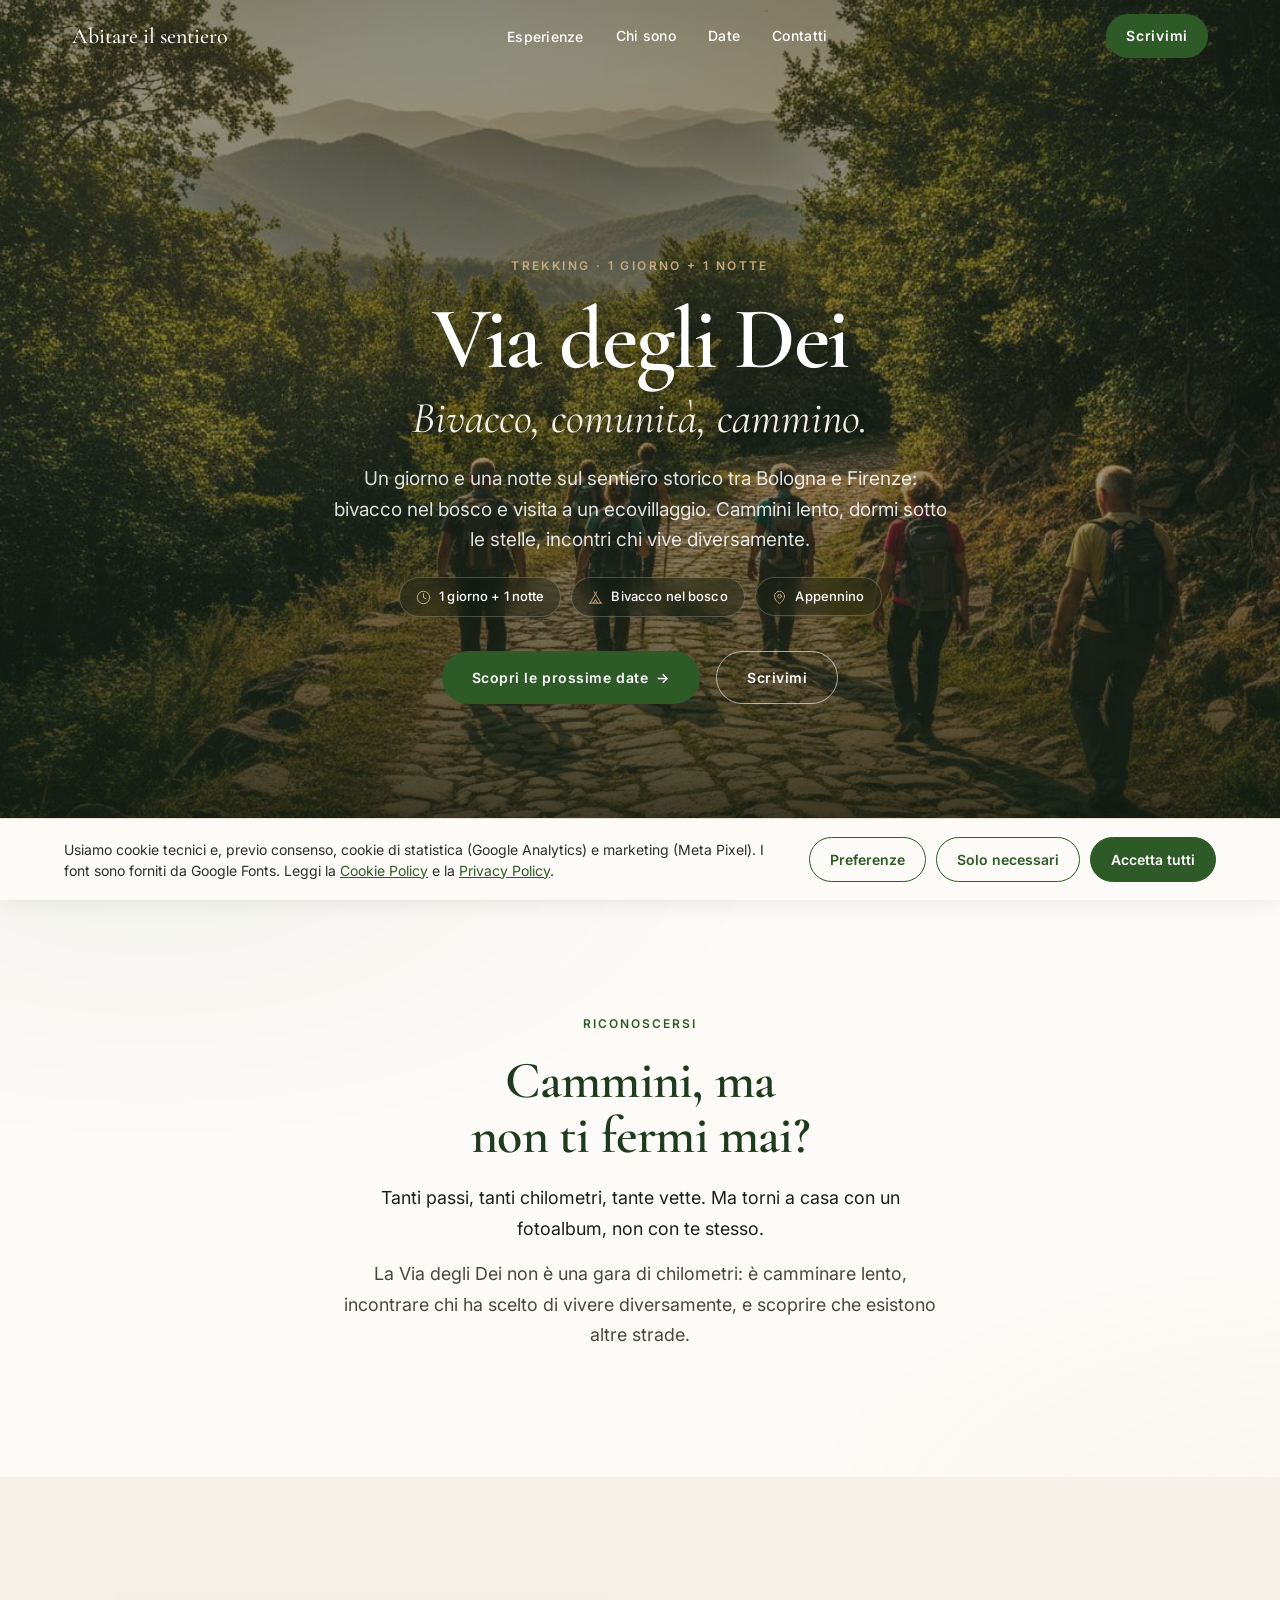
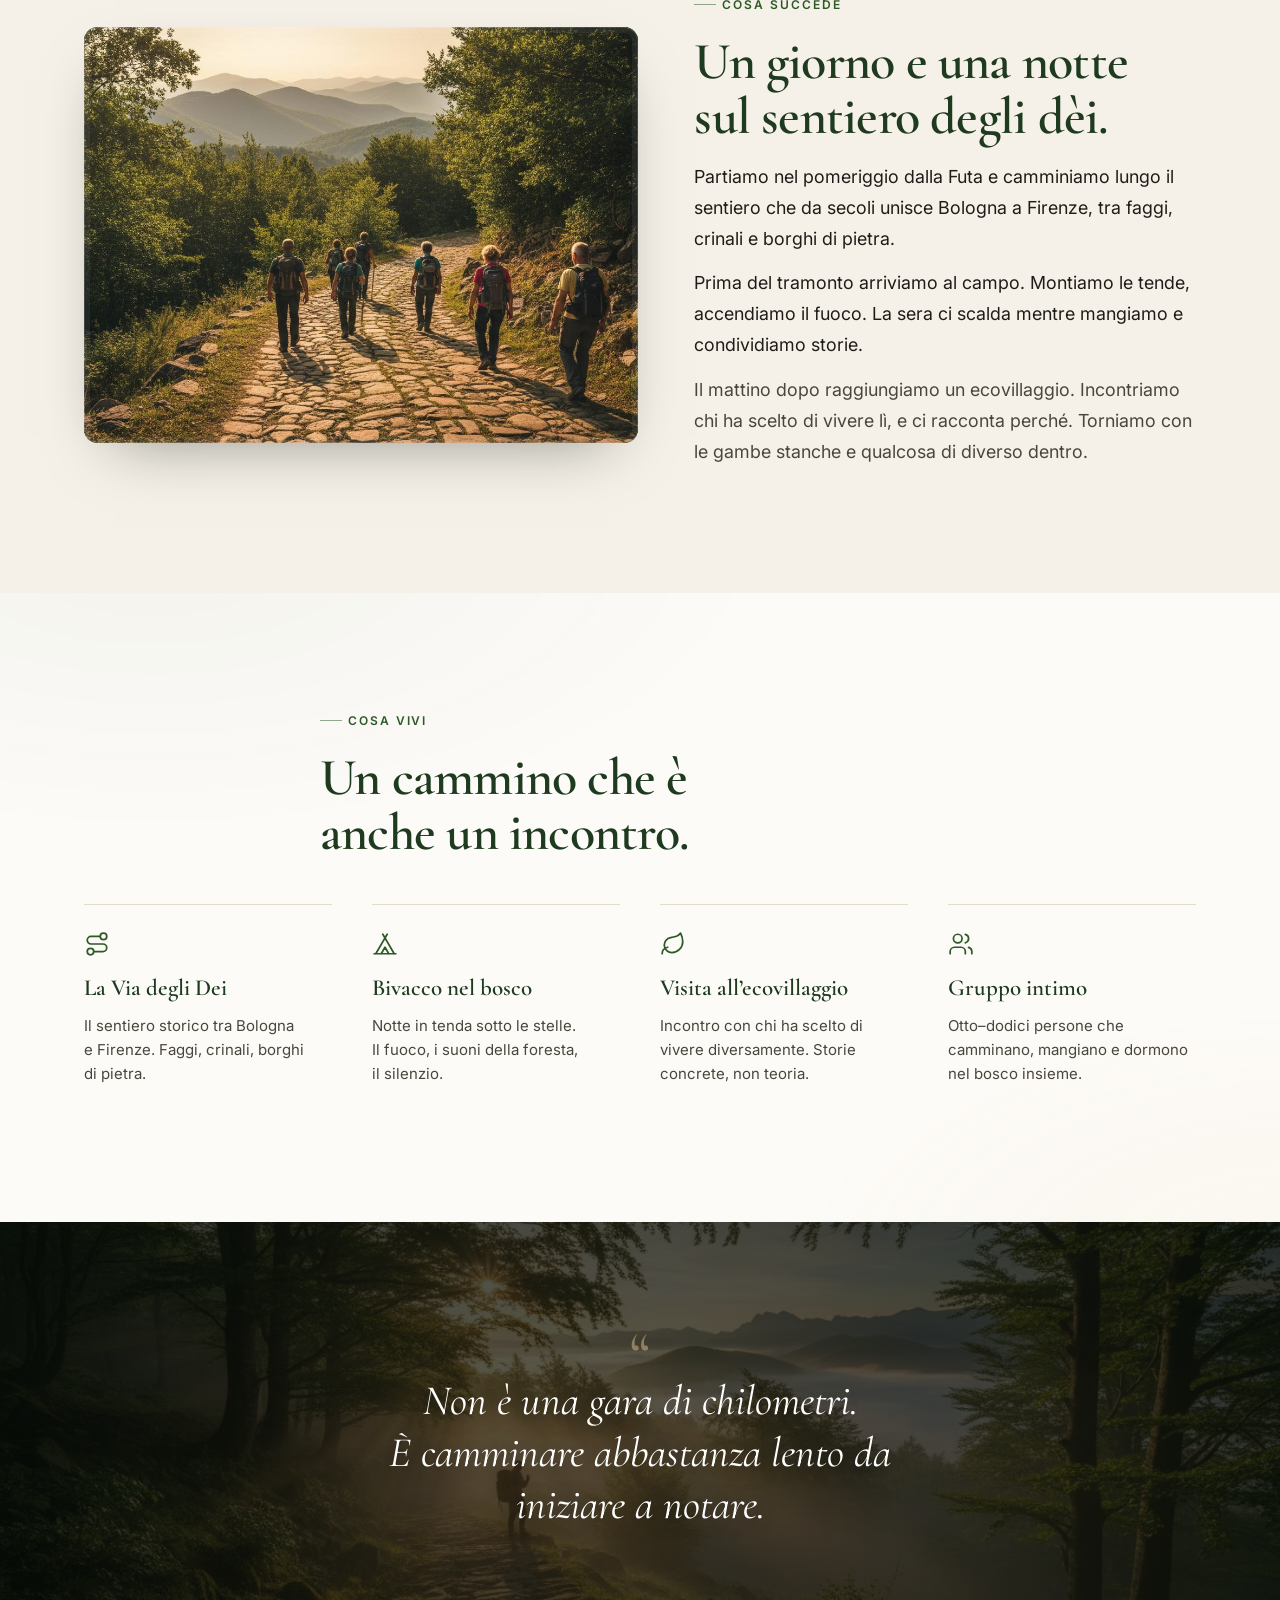
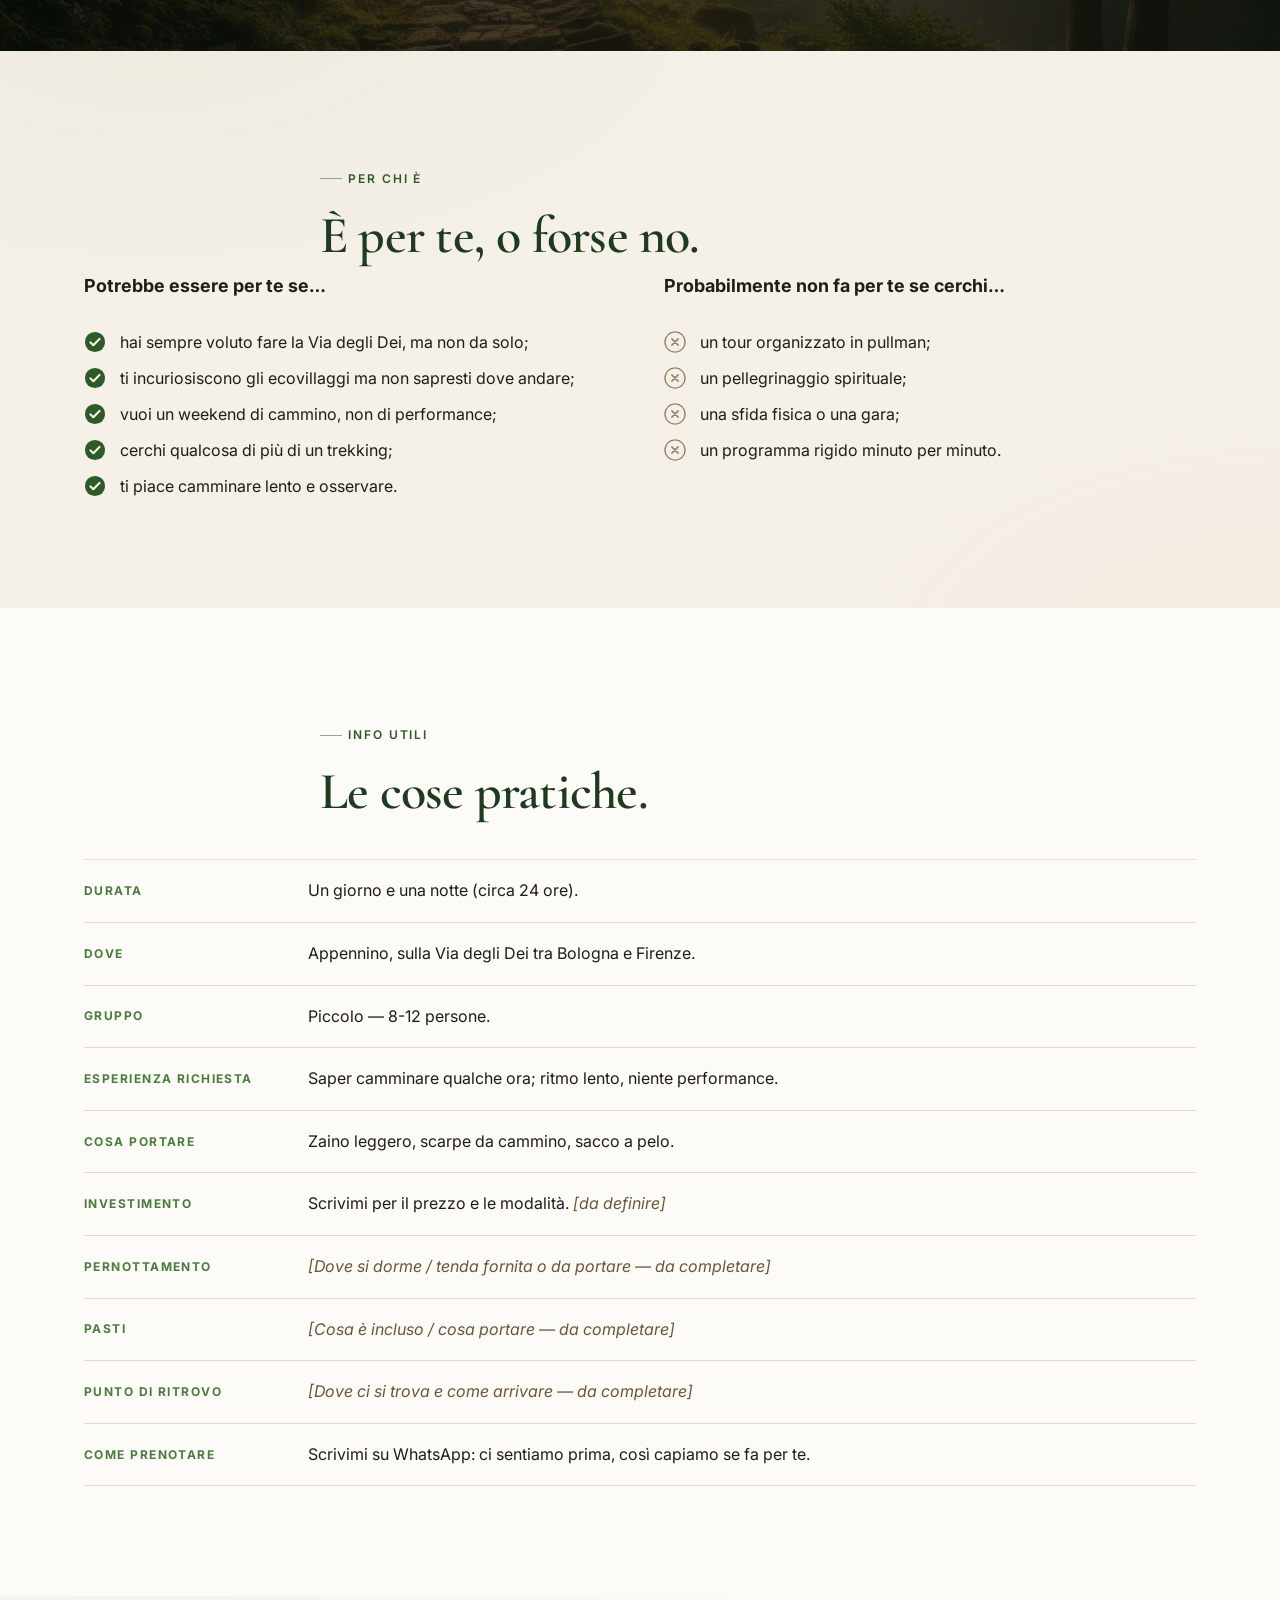
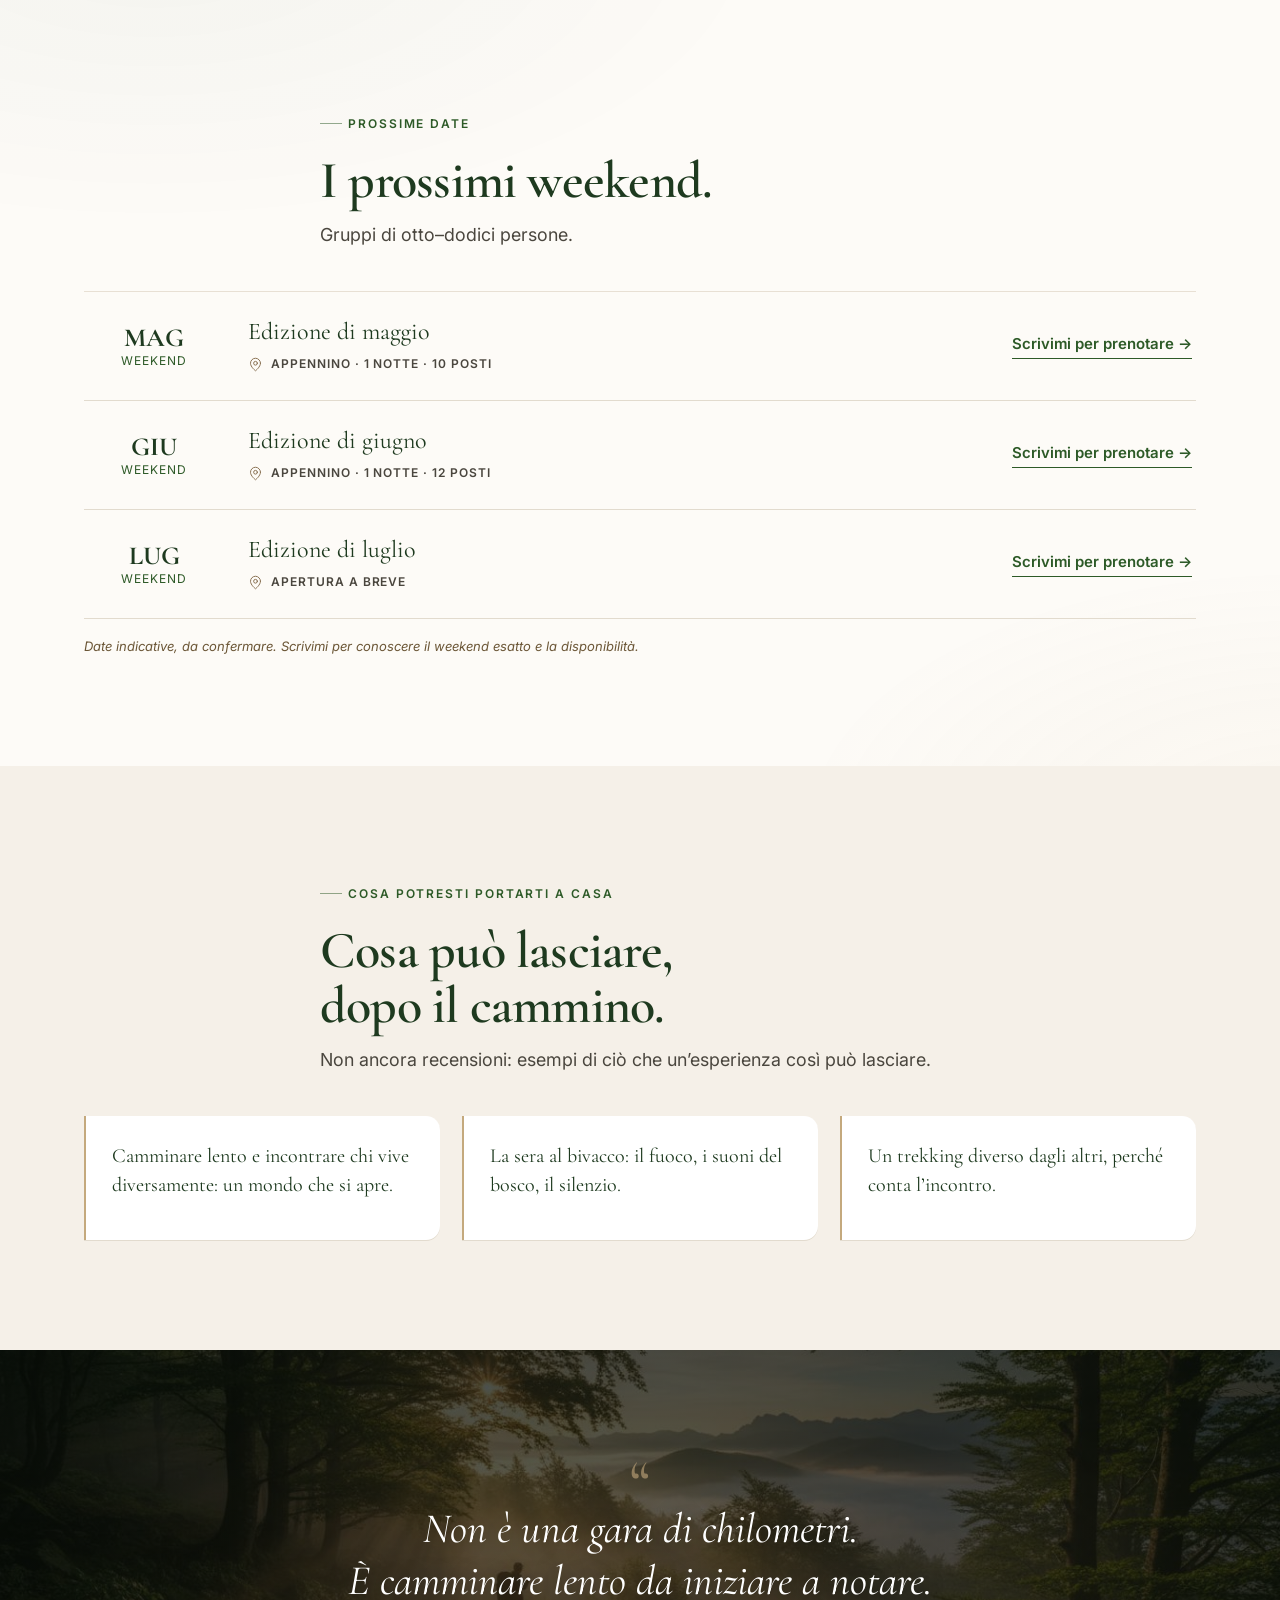
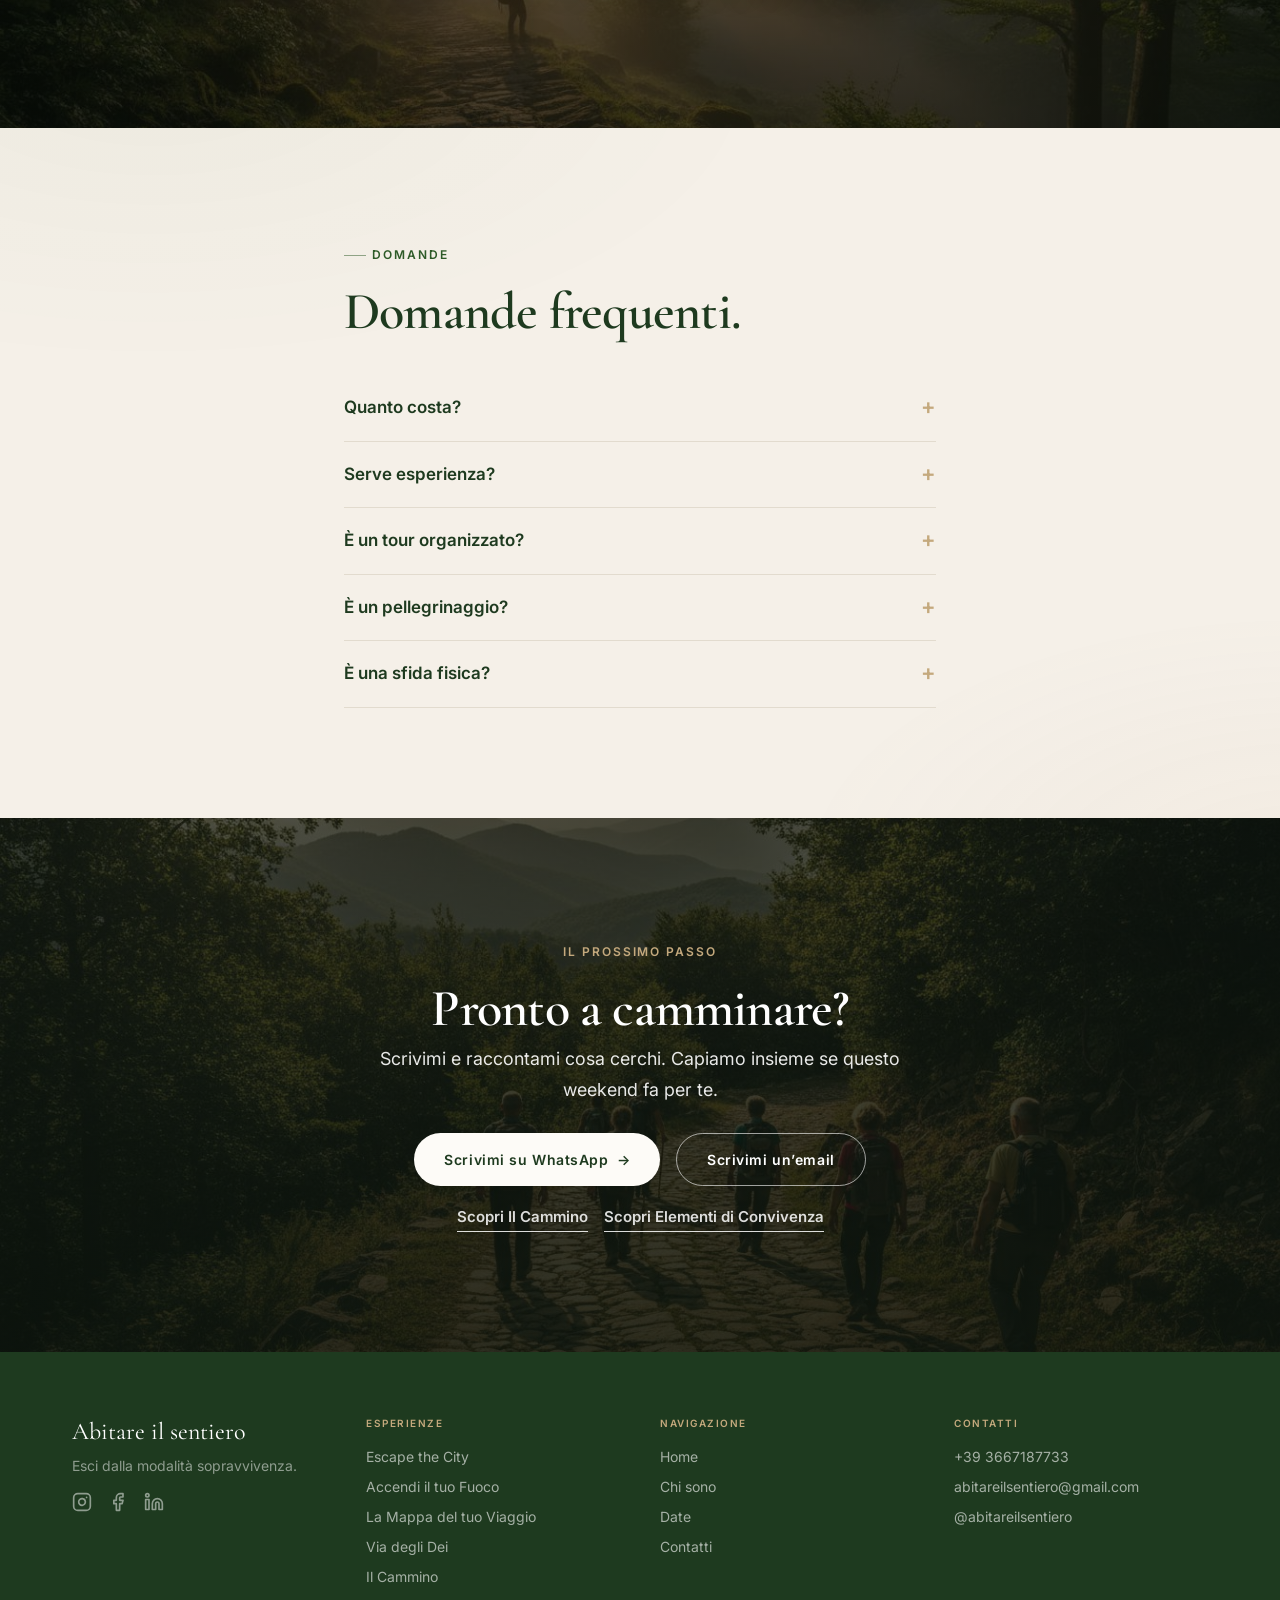
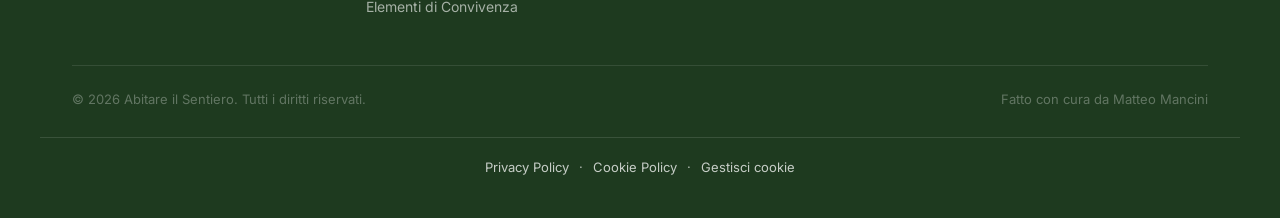
<file: via-degli-dei.html>
<!DOCTYPE html>
<html lang="it">
<head>
<meta charset="utf-8"/>
<meta content="width=device-width, initial-scale=1.0" name="viewport"/>
<title>Via degli Dei &mdash; Abitare il Sentiero</title>
<meta content="Un giorno e una notte sul sentiero che unisce Bologna a Firenze: bivacco nel bosco e visita a un ecovillaggio. Cammino lento, comunita'." name="description"/>
<meta content="Abitare il Sentiero" name="author"/>
<link href="favicon.ico" rel="icon"/>
<meta content="Via degli Dei &mdash; Abitare il Sentiero" property="og:title"/>
<meta content="Un giorno e una notte sul sentiero che unisce Bologna a Firenze: bivacco nel bosco e visita a un ecovillaggio. Cammino lento, comunita'." property="og:description"/>
<meta content="website" property="og:type"/>
<meta content="images/via-degli-dei.jpg" property="og:image"/>
<meta content="summary_large_image" name="twitter:card"/>
<meta content="images/via-degli-dei.jpg" name="twitter:image"/>
<link href="https://fonts.googleapis.com" rel="preconnect"/>
<link crossorigin="" href="https://fonts.gstatic.com" rel="preconnect"/>
<link href="https://fonts.googleapis.com/css2?family=Cormorant+Garamond:ital,wght@0,400;0,500;0,600;1,400;1,500&amp;family=Inter:wght@400;500;600&amp;display=swap" rel="stylesheet"/>
<link href="styles.css" rel="stylesheet"/>
</head>
<body>
<svg class="ais-ico-sprite" aria-hidden="true" focusable="false" xmlns="http://www.w3.org/2000/svg"><defs>
<symbol id="i-fire" viewBox="0 0 24 24"><path d="M8.5 14.5A2.5 2.5 0 0 0 11 12c0-1.38-.5-2-1-3-1.07-2.14-.22-4.05 2-6 .5 2.5 2 4.9 4 6.5 2 1.6 3 3.5 3 5.5a7 7 0 1 1-14 0c0-1.15.43-2.29 1-3a2.5 2.5 0 0 0 2.5 2.5z"/></symbol>
<symbol id="i-compass" viewBox="0 0 24 24"><circle cx="12" cy="12" r="10"/><polygon points="16.24 7.76 14.12 14.12 7.76 16.24 9.88 9.88 16.24 7.76"/></symbol>
<symbol id="i-footprints" viewBox="0 0 24 24"><path d="M4 16v-2.38C4 11.5 2.97 10.5 3 8c.03-2.72 1.49-6 4.5-6C9.37 2 10 3.8 10 5.5c0 3.11-2 5.66-2 8.68V16a2 2 0 1 1-4 0Z"/><path d="M20 20v-2.38c0-2.12 1.03-3.12 1-5.62-.03-2.72-1.49-6-4.5-6C14.63 6 14 7.8 14 9.5c0 3.11 2 5.66 2 8.68V20a2 2 0 1 0 4 0Z"/></symbol>
<symbol id="i-route" viewBox="0 0 24 24"><circle cx="6" cy="19" r="3"/><path d="M9 19h8.5a3.5 3.5 0 0 0 0-7h-11a3.5 3.5 0 0 1 0-7H15"/><circle cx="18" cy="5" r="3"/></symbol>
<symbol id="i-hammer" viewBox="0 0 24 24"><path d="m15 12-8.5 8.5a2.12 2.12 0 1 1-3-3L12 9"/><path d="M17.64 15 22 10.64"/><path d="m20.9 11.7-1.25-1.25c-.6-.6-.93-1.4-.93-2.25v-.86L16 4.6a5.56 5.56 0 0 0-3.94-1.64H9l.92.82A6.18 6.18 0 0 1 12 8.4v1.56l2 2h.86c.85 0 1.65.34 2.25.93l1.25 1.25"/></symbol>
<symbol id="i-wind" viewBox="0 0 24 24"><path d="M12.8 19.6A2 2 0 1 0 14 16H2"/><path d="M17.5 8a2.5 2.5 0 1 1 2 4H2"/><path d="M9.8 4.4A2 2 0 1 1 11 8H2"/></symbol>
<symbol id="i-sparkles" viewBox="0 0 24 24"><path d="m12 3-1.9 5.8a2 2 0 0 1-1.3 1.3L3 12l5.8 1.9a2 2 0 0 1 1.3 1.3L12 21l1.9-5.8a2 2 0 0 1 1.3-1.3L21 12l-5.8-1.9a2 2 0 0 1-1.3-1.3Z"/></symbol>
<symbol id="i-eye" viewBox="0 0 24 24"><path d="M2 12s3-7 10-7 10 7 10 7-3 7-10 7-10-7-10-7Z"/><circle cx="12" cy="12" r="3"/></symbol>
<symbol id="i-idea" viewBox="0 0 24 24"><path d="M15 14c.2-1 .7-1.7 1.5-2.5 1-.9 1.5-2.2 1.5-3.5A6 6 0 0 0 6 8c0 1 .2 2.2 1.5 3.5.7.7 1.3 1.5 1.5 2.5"/><path d="M9 18h6"/><path d="M10 22h4"/></symbol>
<symbol id="i-heart" viewBox="0 0 24 24"><path d="M19 14c1.49-1.46 3-3.21 3-5.5A5.5 5.5 0 0 0 16.5 3c-1.76 0-3 .5-4.5 2-1.5-1.5-2.74-2-4.5-2A5.5 5.5 0 0 0 2 8.5c0 2.3 1.5 4.05 3 5.5l7 7Z"/></symbol>
<symbol id="i-hand" viewBox="0 0 24 24"><path d="M18 11V6a2 2 0 0 0-4 0"/><path d="M14 10V4a2 2 0 0 0-4 0v2"/><path d="M10 10.5V6a2 2 0 0 0-4 0v8"/><path d="M18 8a2 2 0 1 1 4 0v6a8 8 0 0 1-8 8h-2c-2.8 0-4.5-.86-5.99-2.34l-3.6-3.6a2 2 0 0 1 2.83-2.82L7 15"/></symbol>
<symbol id="i-pin" viewBox="0 0 24 24"><path d="M20 10c0 6-8 12-8 12s-8-6-8-12a8 8 0 0 1 16 0Z"/><circle cx="12" cy="10" r="3"/></symbol>
<symbol id="i-clock" viewBox="0 0 24 24"><circle cx="12" cy="12" r="10"/><polyline points="12 6 12 12 16 14"/></symbol>
<symbol id="i-calendar" viewBox="0 0 24 24"><rect width="18" height="18" x="3" y="4" rx="2"/><path d="M3 10h18M8 2v4M16 2v4"/></symbol>
<symbol id="i-users" viewBox="0 0 24 24"><path d="M16 21v-2a4 4 0 0 0-4-4H6a4 4 0 0 0-4 4v2"/><circle cx="9" cy="7" r="4"/><path d="M22 21v-2a4 4 0 0 0-3-3.87"/><path d="M16 3.13a4 4 0 0 1 0 7.75"/></symbol>
<symbol id="i-arrow" viewBox="0 0 24 24"><path d="M5 12h14M13 6l6 6-6 6"/></symbol>
<symbol id="i-chevron" viewBox="0 0 24 24"><path d="m6 9 6 6 6-6"/></symbol>
<symbol id="i-utensils" viewBox="0 0 24 24"><path d="M3 2v7a2 2 0 0 0 4 0V2M5 2v20"/><path d="M21 15V2a5 5 0 0 0-3 5v6a2 2 0 0 0 2 2h1Zm0 0v7"/></symbol>
<symbol id="i-moon" viewBox="0 0 24 24"><path d="M12 3a6 6 0 0 0 9 9 9 9 0 1 1-9-9Z"/></symbol>
<symbol id="i-leaf" viewBox="0 0 24 24"><path d="M11 20A7 7 0 0 1 9.8 6.1C15.5 5 17 4.48 19 2c1 2 2 4.18 2 8 0 5.5-4.78 10-10 10Z"/><path d="M2 21c0-3 1.85-5.36 5.08-6"/></symbol>
<symbol id="i-message" viewBox="0 0 24 24"><path d="M7.9 20A9 9 0 1 0 4 16.1L2 22Z"/></symbol>
<symbol id="i-tent" viewBox="0 0 24 24"><path d="M3.5 21 14 3M20.5 21 10 3M15.5 21 12 15l-3.5 6M2 21h20"/></symbol>
<symbol id="i-drop" viewBox="0 0 24 24"><path d="M12 2.69l5.66 5.66a8 8 0 1 1-11.31 0z"/></symbol>
</defs></svg>
<!-- header condiviso (fonte: partials/header.html) -->
<header class="site-header fixed top-0 left-0 right-0 z-50 h-[72px]" id="site-header">
<div class="content-max-width h-full flex items-center justify-between">
<a class="nav-logo font-display text-[22px] font-medium text-white" href="index.html">Abitare il sentiero</a>
<nav class="hidden lg:flex items-center gap-8">
<div class="nav-dropdown">
<button aria-expanded="false" aria-haspopup="true" class="nav-link font-body text-sm font-medium tracking-wider text-white" id="exp-toggle">Esperienze</button>
<div class="nav-dropdown-menu" id="exp-menu">
<a href="escape-the-city.html">Escape the City</a>
<a href="accendi-il-tuo-fuoco.html">Accendi il tuo Fuoco</a>
<a href="la-mappa-del-tuo-viaggio.html">La Mappa del tuo Viaggio</a>
<a href="via-degli-dei.html">Via degli Dei</a>
<a href="cammino.html">Il Cammino</a>
<a href="elementi-di-convivenza.html">Elementi di Convivenza</a>
</div>
</div>
<a class="nav-link font-body text-sm font-medium tracking-wider text-white" href="chi-sono.html">Chi sono</a>
<a class="nav-link font-body text-sm font-medium tracking-wider text-white" href="index.html#date">Date</a>
<a class="nav-link font-body text-sm font-medium tracking-wider text-white" href="#contatti">Contatti</a>
</nav>
<a class="nav-cta hidden lg:inline-flex items-center gap-2 rounded-full px-5 py-3 font-body text-sm font-semibold tracking-wider bg-forest text-white hover:bg-forest-light transition-all duration-300" href="https://wa.me/+393667187733" rel="noopener noreferrer" target="_blank">Scrivimi</a>
<button aria-label="Menu" class="nav-burger lg:hidden p-2 text-white" id="nav-burger" type="button">
<svg fill="none" height="24" stroke="currentColor" stroke-linecap="round" stroke-width="2" viewbox="0 0 24 24" width="24"><path d="M4 5h16"></path><path d="M4 12h16"></path><path d="M4 19h16"></path></svg>
</button>
</div>
<div class="mobile-menu" id="mobile-menu">
<a href="index.html">Home</a>
<a href="escape-the-city.html">Escape the City</a>
<a href="accendi-il-tuo-fuoco.html">Accendi il tuo Fuoco</a>
<a href="la-mappa-del-tuo-viaggio.html">La Mappa del tuo Viaggio</a>
<a href="via-degli-dei.html">Via degli Dei</a>
<a href="cammino.html">Il Cammino</a>
<a href="elementi-di-convivenza.html">Elementi di Convivenza</a>
<a href="chi-sono.html">Chi sono</a>
<a href="index.html#date">Date</a>
<a href="#contatti">Contatti</a>
<a class="mobile-cta" href="https://wa.me/+393667187733" rel="noopener noreferrer" target="_blank">Scrivimi su WhatsApp</a>
</div>
</header>
<main>
  <section class="ais-hero">
    <div class="ais-hero__bg"><video autoplay="" loop="" muted="" playsinline="" poster="images/via-degli-dei.jpg" src="videos/via-degli-dei.mp4"></video></div>
    <div class="ais-hero__scrim"></div>
    <div class="ais-hero__inner">
      <span class="ais-eyebrow ais-hero__eyebrow">Trekking &middot; 1 giorno + 1 notte</span>
      <h1 class="ais-hero__title">Via degli Dei</h1>
      <p class="ais-hero__sub">Bivacco, comunit&agrave;, cammino.</p>
      <p class="ais-hero__lead">Un giorno e una notte sul sentiero storico tra Bologna e Firenze: bivacco nel bosco e visita a un ecovillaggio. Cammini lento, dormi sotto le stelle, incontri chi vive diversamente.</p>
      <div class="ais-chips"><span class="ais-chip"><svg class="ais-ico"><use href="#i-clock"></use></svg>1 giorno + 1 notte</span><span class="ais-chip"><svg class="ais-ico"><use href="#i-tent"></use></svg>Bivacco nel bosco</span><span class="ais-chip"><svg class="ais-ico"><use href="#i-pin"></use></svg>Appennino</span></div>
      <div class="ais-cta-row"><a class="ais-btn-dark ais-arrow" href="#date">Scopri le prossime date</a><a class="ais-btn-ghost" href="https://wa.me/+393667187733" target="_blank" rel="noopener noreferrer" style="color:#fff;border-color:rgba(255,255,255,.6)">Scrivimi</a></div>
    </div>
  </section>
  <section class="ais-sec ais-sec--cream ais-sec--tint">
    <div class="ais-wrap ais-narrow ais-center">
      <span class="ais-eyebrow">Riconoscersi</span>
      <h2 class="ais-display">Cammini, ma non ti fermi mai?</h2>
      <div class="ais-stack ais-lead" style="margin-top:20px"><p>Tanti passi, tanti chilometri, tante vette. Ma torni a casa con un fotoalbum, non con te stesso.</p><p class="ais-muted">La Via degli Dei non &egrave; una gara di chilometri: &egrave; camminare lento, incontrare chi ha scelto di vivere diversamente, e scoprire che esistono altre strade.</p></div>
    </div>
  </section>
  <section class="ais-sec ais-sec--sand">
    <div class="ais-wrap"><div class="ais-show"><div class="ais-show__media"><img alt="" src="images/via-degli-dei.jpg"/></div><div>
          <span class="ais-eyebrow">Cosa succede</span>
          <h2 class="ais-display">Un giorno e una notte sul sentiero degli d&egrave;i.</h2>
          <div class="ais-stack ais-lead" style="margin-top:18px"><p>Partiamo nel pomeriggio dalla Futa e camminiamo lungo il sentiero che da secoli unisce Bologna a Firenze, tra faggi, crinali e borghi di pietra.</p><p>Prima del tramonto arriviamo al campo. Montiamo le tende, accendiamo il fuoco. La sera ci scalda mentre mangiamo e condividiamo storie.</p><p class="ais-muted">Il mattino dopo raggiungiamo un ecovillaggio. Incontriamo chi ha scelto di vivere l&igrave;, e ci racconta perch&eacute;. Torniamo con le gambe stanche e qualcosa di diverso dentro.</p></div>
        </div></div></div>
  </section>
  <section class="ais-sec ais-sec--cream ais-sec--tint">
    <div class="ais-wrap">
      <div class="ais-narrow"><span class="ais-eyebrow">Cosa vivi</span><h2 class="ais-display">Un cammino che &egrave; anche un incontro.</h2></div>
      <div class="ais-grid ais-grid--4"><div class="ais-practice"><svg class="ais-ico ais-practice__ico"><use href="#i-route"></use></svg><h3>La Via degli Dei</h3><p>Il sentiero storico tra Bologna e Firenze. Faggi, crinali, borghi di pietra.</p></div><div class="ais-practice"><svg class="ais-ico ais-practice__ico"><use href="#i-tent"></use></svg><h3>Bivacco nel bosco</h3><p>Notte in tenda sotto le stelle. Il fuoco, i suoni della foresta, il silenzio.</p></div><div class="ais-practice"><svg class="ais-ico ais-practice__ico"><use href="#i-leaf"></use></svg><h3>Visita all&rsquo;ecovillaggio</h3><p>Incontro con chi ha scelto di vivere diversamente. Storie concrete, non teoria.</p></div><div class="ais-practice"><svg class="ais-ico ais-practice__ico"><use href="#i-users"></use></svg><h3>Gruppo intimo</h3><p>Otto&ndash;dodici persone che camminano, mangiano e dormono nel bosco insieme.</p></div></div>
    </div>
  </section>
  <section class="ais-interlude">
    <div class="ais-interlude__bg"><img alt="" src="images/full-avventura.jpg"/></div>
    <div class="ais-interlude__scrim"></div>
    <div class="ais-wrap ais-narrow">
      <span class="ais-interlude__mark" aria-hidden="true">&ldquo;</span>
      <p class="ais-interlude__q">Non &egrave; una gara di chilometri.<br/>&Egrave; camminare abbastanza lento da iniziare a notare.</p>
    </div>
  </section>
  <section class="ais-sec ais-sec--sand ais-sec--tint">
    <div class="ais-wrap">
      <div class="ais-narrow"><span class="ais-eyebrow">Per chi &egrave;</span><h2 class="ais-display">&Egrave; per te, o forse no.</h2></div>
      <div class="ais-two">
        <div>
          <p class="ais-lead" style="margin-bottom:14px"><strong>Potrebbe essere per te se&hellip;</strong></p>
          <ul class="ais-checks ais-checks--yes"><li>hai sempre voluto fare la Via degli Dei, ma non da solo;</li><li>ti incuriosiscono gli ecovillaggi ma non sapresti dove andare;</li><li>vuoi un weekend di cammino, non di performance;</li><li>cerchi qualcosa di pi&ugrave; di un trekking;</li><li>ti piace camminare lento e osservare.</li></ul>
        </div>
        <div>
          <p class="ais-lead" style="margin-bottom:14px"><strong>Probabilmente non fa per te se cerchi&hellip;</strong></p>
          <ul class="ais-checks ais-checks--no"><li>un tour organizzato in pullman;</li><li>un pellegrinaggio spirituale;</li><li>una sfida fisica o una gara;</li><li>un programma rigido minuto per minuto.</li></ul>
        </div>
      </div>
    </div>
  </section>
  <section class="ais-sec ais-sec--cream">
    <div class="ais-wrap">
      <div class="ais-narrow"><span class="ais-eyebrow">Info utili</span><h2 class="ais-display">Le cose pratiche.</h2></div>
      <div class="ais-data"><div class="ais-data__row"><div class="ais-data__k">Durata</div><div class="ais-data__v">Un giorno e una notte (circa 24 ore).</div></div><div class="ais-data__row"><div class="ais-data__k">Dove</div><div class="ais-data__v">Appennino, sulla Via degli Dei tra Bologna e Firenze.</div></div><div class="ais-data__row"><div class="ais-data__k">Gruppo</div><div class="ais-data__v">Piccolo &mdash; 8-12 persone.</div></div><div class="ais-data__row"><div class="ais-data__k">Esperienza richiesta</div><div class="ais-data__v">Saper camminare qualche ora; ritmo lento, niente performance.</div></div><div class="ais-data__row"><div class="ais-data__k">Cosa portare</div><div class="ais-data__v">Zaino leggero, scarpe da cammino, sacco a pelo.</div></div><div class="ais-data__row"><div class="ais-data__k">Investimento</div><div class="ais-data__v">Scrivimi per il prezzo e le modalit&agrave;. <span class="todo">[da definire]</span></div></div><div class="ais-data__row"><div class="ais-data__k">Pernottamento</div><div class="ais-data__v"><span class="todo">[Dove si dorme / tenda fornita o da portare — da completare]</span></div></div><div class="ais-data__row"><div class="ais-data__k">Pasti</div><div class="ais-data__v"><span class="todo">[Cosa è incluso / cosa portare — da completare]</span></div></div><div class="ais-data__row"><div class="ais-data__k">Punto di ritrovo</div><div class="ais-data__v"><span class="todo">[Dove ci si trova e come arrivare — da completare]</span></div></div><div class="ais-data__row"><div class="ais-data__k">Come prenotare</div><div class="ais-data__v">Scrivimi su WhatsApp: ci sentiamo prima, cos&igrave; capiamo se fa per te.</div></div></div>
    </div>
  </section>
  <section class="ais-sec ais-sec--cream ais-sec--tint" id="date">
    <div class="ais-wrap">
      <div class="ais-narrow"><span class="ais-eyebrow">Prossime date</span><h2 class="ais-display">I prossimi weekend.</h2><p class="ais-lead ais-muted" style="margin-top:12px">Gruppi di otto&ndash;dodici persone.</p></div>
      <div class="ais-cal"><div class="ais-cal__row"><div class="ais-cal__date"><b>MAG</b><span>weekend</span></div><div><h3 class="ais-cal__t">Edizione di maggio</h3><p class="ais-cal__meta"><svg class="ais-ico"><use href="#i-pin"></use></svg>Appennino &middot; 1 notte &middot; 10 posti</p></div><a class="ais-textlink ais-cal__cta" href="https://wa.me/+393667187733" target="_blank" rel="noopener noreferrer">Scrivimi per prenotare &rarr;</a></div><div class="ais-cal__row"><div class="ais-cal__date"><b>GIU</b><span>weekend</span></div><div><h3 class="ais-cal__t">Edizione di giugno</h3><p class="ais-cal__meta"><svg class="ais-ico"><use href="#i-pin"></use></svg>Appennino &middot; 1 notte &middot; 12 posti</p></div><a class="ais-textlink ais-cal__cta" href="https://wa.me/+393667187733" target="_blank" rel="noopener noreferrer">Scrivimi per prenotare &rarr;</a></div><div class="ais-cal__row"><div class="ais-cal__date"><b>LUG</b><span>weekend</span></div><div><h3 class="ais-cal__t">Edizione di luglio</h3><p class="ais-cal__meta"><svg class="ais-ico"><use href="#i-pin"></use></svg>Apertura a breve</p></div><a class="ais-textlink ais-cal__cta" href="https://wa.me/+393667187733" target="_blank" rel="noopener noreferrer">Scrivimi per prenotare &rarr;</a></div></div>
      <p class="ais-cal__note">Date indicative, da confermare. Scrivimi per conoscere il weekend esatto e la disponibilit&agrave;.</p>
    </div>
  </section>
  <section class="ais-sec ais-sec--sand">
    <div class="ais-wrap">
      <div class="ais-narrow"><span class="ais-eyebrow">Cosa potresti portarti a casa</span><h2 class="ais-display">Cosa pu&ograve; lasciare, dopo il cammino.</h2><p class="ais-lead ais-muted" style="margin-top:12px">Non ancora recensioni: esempi di ci&ograve; che un&rsquo;esperienza cos&igrave; pu&ograve; lasciare.</p></div>
      <div class="ais-quotes" style="margin-top:40px"><blockquote class="ais-quote"><p>Camminare lento e incontrare chi vive diversamente: un mondo che si apre.</p></blockquote><blockquote class="ais-quote"><p>La sera al bivacco: il fuoco, i suoni del bosco, il silenzio.</p></blockquote><blockquote class="ais-quote"><p>Un trekking diverso dagli altri, perch&eacute; conta l&rsquo;incontro.</p></blockquote></div>
    </div>
  </section>
  <section class="ais-interlude">
    <div class="ais-interlude__bg"><img alt="" src="images/full-avventura.jpg"/></div>
    <div class="ais-interlude__scrim"></div>
    <div class="ais-wrap ais-narrow">
      <span class="ais-interlude__mark" aria-hidden="true">&ldquo;</span>
      <p class="ais-interlude__q">Non &egrave; una gara di chilometri.<br/>&Egrave; camminare lento da iniziare a notare.</p>
    </div>
  </section>
  <section class="ais-sec ais-sec--sand ais-sec--tint">
    <div class="ais-wrap ais-narrow">
      <span class="ais-eyebrow">Domande</span><h2 class="ais-display">Domande frequenti.</h2>
      <div class="ais-faq"><details><summary>Quanto costa?</summary><p>Scrivimi: ti dico il prezzo e cosa &egrave; incluso in base alla data e al formato. Gruppi piccoli, posti limitati.</p></details><details><summary>Serve esperienza?</summary><p>No. Basta saper camminare qualche ora: il ritmo &egrave; lento e pensato per osservare.</p></details><details><summary>&Egrave; un tour organizzato?</summary><p>No: niente pullman n&eacute; programma rigidissimo. C&rsquo;&egrave; un cammino e una condivisione.</p></details><details><summary>&Egrave; un pellegrinaggio?</summary><p>Nessuna promessa di illuminazione. Cammini, bivacchi, incontri persone vere.</p></details><details><summary>&Egrave; una sfida fisica?</summary><p>No. Il ritmo &egrave; lento: il punto non &egrave; arrivare in fretta, ma abitare il sentiero.</p></details></div>
    </div>
  </section>
  <section class="ais-photopanel" id="parliamone">
    <div class="ais-photopanel__bg"><img alt="" src="images/via-degli-dei.jpg"/></div>
    <div class="ais-photopanel__scrim" style="background:linear-gradient(180deg,rgba(12,20,12,.6),rgba(12,20,12,.8))"></div>
    <div class="ais-wrap ais-narrow ais-center">
      <span class="ais-eyebrow ais-eyebrow--onphoto">Il prossimo passo</span>
      <h2 class="ais-display" style="color:#fff">Pronto a camminare?</h2>
      <p class="ais-lead" style="color:rgba(255,255,255,.9)">Scrivimi e raccontami cosa cerchi. Capiamo insieme se questo weekend fa per te.</p>
      <div class="ais-cta-row" style="justify-content:center;margin-top:28px">
        <a class="ais-btn-dark ais-arrow" href="https://wa.me/+393667187733" target="_blank" rel="noopener noreferrer" style="background:var(--ais-cream);color:var(--ais-forest-deep)">Scrivimi su WhatsApp</a>
        <a class="ais-btn-ghost" href="mailto:abitareilsentiero@gmail.com" style="color:#fff;border-color:rgba(255,255,255,.6)">Scrivimi un&rsquo;email</a>
      </div>
      <div class="ais-cta-row" style="justify-content:center;margin-top:20px"><a class="ais-textlink" href="cammino.html" style="color:rgba(255,255,255,.85)">Scopri Il Cammino</a><a class="ais-textlink" href="elementi-di-convivenza.html" style="color:rgba(255,255,255,.85)">Scopri Elementi di Convivenza</a></div>
    </div>
  </section>
</main>
<!-- footer condiviso (fonte: partials/footer.html) -->
<footer class="bg-forest-deep pt-16 pb-10" id="contatti"><div class="content-max-width"><div class="grid grid-cols-1 md:grid-cols-4 gap-10"><div><a class="font-display text-2xl text-white" href="#abitare">Abitare il sentiero</a><p class="font-body text-sm text-white/50 mt-2">Esci dalla modalità sopravvivenza.</p><div class="flex items-center gap-4 mt-4"><a aria-label="Instagram" class="text-white/50 hover:text-white transition-colors" href="https://instagram.com/abitareilsentiero" rel="noopener noreferrer" target="_blank"><svg fill="none" height="20" stroke="currentColor" stroke-linecap="round" stroke-linejoin="round" stroke-width="2" viewbox="0 0 24 24" width="20"><rect height="20" rx="5" ry="5" width="20" x="2" y="2"></rect><path d="M16 11.37A4 4 0 1 1 12.63 8 4 4 0 0 1 16 11.37z"></path><line x1="17.5" x2="17.51" y1="6.5" y2="6.5"></line></svg></a><a aria-label="Facebook" class="text-white/50 hover:text-white transition-colors" href="https://facebook.com/abitareilsentiero" rel="noopener noreferrer" target="_blank"><svg fill="none" height="20" stroke="currentColor" stroke-linecap="round" stroke-linejoin="round" stroke-width="2" viewbox="0 0 24 24" width="20"><path d="M18 2h-3a5 5 0 0 0-5 5v3H7v4h3v8h4v-8h3l1-4h-4V7a1 1 0 0 1 1-1h3z"></path></svg></a><a aria-label="LinkedIn" class="text-white/50 hover:text-white transition-colors" href="https://linkedin.com/in/matteo-mancini-outdoor" rel="noopener noreferrer" target="_blank"><svg fill="none" height="20" stroke="currentColor" stroke-linecap="round" stroke-linejoin="round" stroke-width="2" viewbox="0 0 24 24" width="20"><path d="M16 8a6 6 0 0 1 6 6v7h-4v-7a2 2 0 0 0-2-2 2 2 0 0 0-2 2v7h-4v-7a6 6 0 0 1 6-6z"></path><rect height="12" width="4" x="2" y="9"></rect><circle cx="4" cy="4" r="2"></circle></svg></a></div></div><div><p class="font-body text-[10px] font-semibold uppercase tracking-[0.15em] text-earth mb-4">Esperienze</p><div class="flex flex-col gap-2.5"><a class="font-body text-sm text-white/60 hover:text-white transition-colors" href="escape-the-city.html">Escape the City</a><a class="font-body text-sm text-white/60 hover:text-white transition-colors" href="accendi-il-tuo-fuoco.html">Accendi il tuo Fuoco</a><a class="font-body text-sm text-white/60 hover:text-white transition-colors" href="la-mappa-del-tuo-viaggio.html">La Mappa del tuo Viaggio</a><a class="font-body text-sm text-white/60 hover:text-white transition-colors" href="via-degli-dei.html">Via degli Dei</a><a class="font-body text-sm text-white/60 hover:text-white transition-colors" href="cammino.html">Il Cammino</a><a class="font-body text-sm text-white/60 hover:text-white transition-colors" href="elementi-di-convivenza.html">Elementi di Convivenza</a></div></div><div><p class="font-body text-[10px] font-semibold uppercase tracking-[0.15em] text-earth mb-4">Navigazione</p><div class="flex flex-col gap-2.5"><a class="font-body text-sm text-white/60 hover:text-white transition-colors" href="#abitare">Home</a><a class="font-body text-sm text-white/60 hover:text-white transition-colors" href="chi-sono.html">Chi sono</a><a class="font-body text-sm text-white/60 hover:text-white transition-colors" href="#date">Date</a><a class="font-body text-sm text-white/60 hover:text-white transition-colors" href="#contatti">Contatti</a></div></div><div><p class="font-body text-[10px] font-semibold uppercase tracking-[0.15em] text-earth mb-4">Contatti</p><div class="flex flex-col gap-2.5"><a class="font-body text-sm text-white/60 hover:text-white transition-colors flex items-center gap-2" href="https://wa.me/+393667187733" rel="noopener noreferrer" target="_blank">+39 3667187733</a><a class="font-body text-sm text-white/60 hover:text-white transition-colors" href="mailto:abitareilsentiero@gmail.com">abitareilsentiero@gmail.com</a><a class="font-body text-sm text-white/60 hover:text-white transition-colors" href="https://instagram.com/abitareilsentiero" rel="noopener noreferrer" target="_blank">@abitareilsentiero</a></div></div></div><div class="mt-12 pt-6 border-t border-white/10 flex flex-col sm:flex-row items-center justify-between gap-4"><p class="font-body text-[13px] text-white/30">© 2026 Abitare il Sentiero. Tutti i diritti riservati.</p><p class="font-body text-[13px] text-white/30">Fatto con cura da Matteo Mancini</p></div></div><div class="footer-legal content-max-width"><a href="privacy.html">Privacy Policy</a><span aria-hidden="true">·</span><a href="cookie-policy.html">Cookie Policy</a><span aria-hidden="true">·</span><button class="footer-legal-btn" id="manage-cookies" type="button">Gestisci cookie</button></div></footer>

<script src="config.js"></script>
<script src="site.js"></script>
<script src="cookies.js"></script>
<script src="forms.js"></script>
</body>
</html>
</file>
<file: styles.css>
*,:before,:after{--tw-border-spacing-x: 0;--tw-border-spacing-y: 0;--tw-translate-x: 0;--tw-translate-y: 0;--tw-rotate: 0;--tw-skew-x: 0;--tw-skew-y: 0;--tw-scale-x: 1;--tw-scale-y: 1;--tw-pan-x: ;--tw-pan-y: ;--tw-pinch-zoom: ;--tw-scroll-snap-strictness: proximity;--tw-gradient-from-position: ;--tw-gradient-via-position: ;--tw-gradient-to-position: ;--tw-ordinal: ;--tw-slashed-zero: ;--tw-numeric-figure: ;--tw-numeric-spacing: ;--tw-numeric-fraction: ;--tw-ring-inset: ;--tw-ring-offset-width: 0px;--tw-ring-offset-color: #fff;--tw-ring-color: rgb(59 130 246 / .5);--tw-ring-offset-shadow: 0 0 #0000;--tw-ring-shadow: 0 0 #0000;--tw-shadow: 0 0 #0000;--tw-shadow-colored: 0 0 #0000;--tw-blur: ;--tw-brightness: ;--tw-contrast: ;--tw-grayscale: ;--tw-hue-rotate: ;--tw-invert: ;--tw-saturate: ;--tw-sepia: ;--tw-drop-shadow: ;--tw-backdrop-blur: ;--tw-backdrop-brightness: ;--tw-backdrop-contrast: ;--tw-backdrop-grayscale: ;--tw-backdrop-hue-rotate: ;--tw-backdrop-invert: ;--tw-backdrop-opacity: ;--tw-backdrop-saturate: ;--tw-backdrop-sepia: ;--tw-contain-size: ;--tw-contain-layout: ;--tw-contain-paint: ;--tw-contain-style: }::backdrop{--tw-border-spacing-x: 0;--tw-border-spacing-y: 0;--tw-translate-x: 0;--tw-translate-y: 0;--tw-rotate: 0;--tw-skew-x: 0;--tw-skew-y: 0;--tw-scale-x: 1;--tw-scale-y: 1;--tw-pan-x: ;--tw-pan-y: ;--tw-pinch-zoom: ;--tw-scroll-snap-strictness: proximity;--tw-gradient-from-position: ;--tw-gradient-via-position: ;--tw-gradient-to-position: ;--tw-ordinal: ;--tw-slashed-zero: ;--tw-numeric-figure: ;--tw-numeric-spacing: ;--tw-numeric-fraction: ;--tw-ring-inset: ;--tw-ring-offset-width: 0px;--tw-ring-offset-color: #fff;--tw-ring-color: rgb(59 130 246 / .5);--tw-ring-offset-shadow: 0 0 #0000;--tw-ring-shadow: 0 0 #0000;--tw-shadow: 0 0 #0000;--tw-shadow-colored: 0 0 #0000;--tw-blur: ;--tw-brightness: ;--tw-contrast: ;--tw-grayscale: ;--tw-hue-rotate: ;--tw-invert: ;--tw-saturate: ;--tw-sepia: ;--tw-drop-shadow: ;--tw-backdrop-blur: ;--tw-backdrop-brightness: ;--tw-backdrop-contrast: ;--tw-backdrop-grayscale: ;--tw-backdrop-hue-rotate: ;--tw-backdrop-invert: ;--tw-backdrop-opacity: ;--tw-backdrop-saturate: ;--tw-backdrop-sepia: ;--tw-contain-size: ;--tw-contain-layout: ;--tw-contain-paint: ;--tw-contain-style: }*,:before,:after{box-sizing:border-box;border-width:0;border-style:solid;border-color:#e5e7eb}:before,:after{--tw-content: ""}html,:host{line-height:1.5;-webkit-text-size-adjust:100%;-moz-tab-size:4;-o-tab-size:4;tab-size:4;font-family:ui-sans-serif,system-ui,sans-serif,"Apple Color Emoji","Segoe UI Emoji",Segoe UI Symbol,"Noto Color Emoji";font-feature-settings:normal;font-variation-settings:normal;-webkit-tap-highlight-color:transparent}body{margin:0;line-height:inherit}hr{height:0;color:inherit;border-top-width:1px}abbr:where([title]){-webkit-text-decoration:underline dotted;text-decoration:underline dotted}h1,h2,h3,h4,h5,h6{font-size:inherit;font-weight:inherit}a{color:inherit;text-decoration:inherit}b,strong{font-weight:bolder}code,kbd,samp,pre{font-family:ui-monospace,SFMono-Regular,Menlo,Monaco,Consolas,Liberation Mono,Courier New,monospace;font-feature-settings:normal;font-variation-settings:normal;font-size:1em}small{font-size:80%}sub,sup{font-size:75%;line-height:0;position:relative;vertical-align:baseline}sub{bottom:-.25em}sup{top:-.5em}table{text-indent:0;border-color:inherit;border-collapse:collapse}button,input,optgroup,select,textarea{font-family:inherit;font-feature-settings:inherit;font-variation-settings:inherit;font-size:100%;font-weight:inherit;line-height:inherit;letter-spacing:inherit;color:inherit;margin:0;padding:0}button,select{text-transform:none}button,input:where([type=button]),input:where([type=reset]),input:where([type=submit]){-webkit-appearance:button;background-color:transparent;background-image:none}:-moz-focusring{outline:auto}:-moz-ui-invalid{box-shadow:none}progress{vertical-align:baseline}::-webkit-inner-spin-button,::-webkit-outer-spin-button{height:auto}[type=search]{-webkit-appearance:textfield;outline-offset:-2px}::-webkit-search-decoration{-webkit-appearance:none}::-webkit-file-upload-button{-webkit-appearance:button;font:inherit}summary{display:list-item}blockquote,dl,dd,h1,h2,h3,h4,h5,h6,hr,figure,p,pre{margin:0}fieldset{margin:0;padding:0}legend{padding:0}ol,ul,menu{list-style:none;margin:0;padding:0}dialog{padding:0}textarea{resize:vertical}input::-moz-placeholder,textarea::-moz-placeholder{opacity:1;color:#9ca3af}input::placeholder,textarea::placeholder{opacity:1;color:#9ca3af}button,[role=button]{cursor:pointer}:disabled{cursor:default}img,svg,video,canvas,audio,iframe,embed,object{display:block;vertical-align:middle}img,video{max-width:100%;height:auto}[hidden]:where(:not([hidden=until-found])){display:none}:root{--background: 45 33% 97%;--foreground: 0 0% 10%;--card: 0 0% 100%;--card-foreground: 0 0% 10%;--popover: 0 0% 100%;--popover-foreground: 0 0% 10%;--primary: 115 38% 25%;--primary-foreground: 0 0% 100%;--secondary: 38 30% 88%;--secondary-foreground: 0 0% 10%;--muted: 38 30% 88%;--muted-foreground: 0 0% 24%;--accent: 38 30% 63%;--accent-foreground: 0 0% 10%;--destructive: 0 84.2% 60.2%;--destructive-foreground: 0 0% 98%;--border: 38 20% 85%;--input: 38 20% 85%;--ring: 115 38% 25%;--radius: .625rem;--sidebar-background: 0 0% 98%;--sidebar-foreground: 240 5.3% 26.1%;--sidebar-primary: 240 5.9% 10%;--sidebar-primary-foreground: 0 0% 98%;--sidebar-accent: 240 4.8% 95.9%;--sidebar-accent-foreground: 240 5.9% 10%;--sidebar-border: 220 13% 91%;--sidebar-ring: 217.2 91.2% 59.8%}*{border-color:hsl(var(--border))}html{scroll-behavior:smooth}body{--tw-bg-opacity: 1;background-color:rgb(253 251 247 / var(--tw-bg-opacity, 1));font-family:Inter,system-ui,sans-serif;--tw-text-opacity: 1;color:rgb(26 26 26 / var(--tw-text-opacity, 1));-webkit-font-smoothing:antialiased;-moz-osx-font-smoothing:grayscale;font-feature-settings:"liga" 1,"calt" 1}h1,h2,h3,h4,h5,h6{font-family:Cormorant Garamond,Georgia,serif;text-wrap:balance}p{text-wrap:pretty}.btn-primary{display:inline-flex;align-items:center;justify-content:center;gap:.5rem;border-radius:9999px;--tw-bg-opacity: 1;background-color:rgb(45 90 39 / var(--tw-bg-opacity, 1));padding:1rem 2rem;font-family:Inter,system-ui,sans-serif;font-size:.875rem;line-height:1.25rem;font-weight:600;letter-spacing:.05em;--tw-text-opacity: 1;color:rgb(255 255 255 / var(--tw-text-opacity, 1));transition-property:all;transition-timing-function:cubic-bezier(.4,0,.2,1);transition-duration:.3s;animation-duration:.3s}.btn-primary:hover{--tw-translate-y: -.125rem;transform:translate(var(--tw-translate-x),var(--tw-translate-y)) rotate(var(--tw-rotate)) skew(var(--tw-skew-x)) skewY(var(--tw-skew-y)) scaleX(var(--tw-scale-x)) scaleY(var(--tw-scale-y));--tw-bg-opacity: 1;background-color:rgb(58 122 52 / var(--tw-bg-opacity, 1))}.btn-ghost-light{display:inline-flex;align-items:center;justify-content:center;gap:.5rem;border-radius:9999px;border-width:1px;--tw-border-opacity: 1;border-color:rgb(255 255 255 / var(--tw-border-opacity, 1));background-color:transparent;padding:1rem 2rem;font-family:Inter,system-ui,sans-serif;font-size:.875rem;line-height:1.25rem;font-weight:600;letter-spacing:.05em;--tw-text-opacity: 1;color:rgb(255 255 255 / var(--tw-text-opacity, 1));transition-property:all;transition-timing-function:cubic-bezier(.4,0,.2,1);transition-duration:.3s;animation-duration:.3s}.btn-ghost-light:hover{--tw-bg-opacity: 1;background-color:rgb(255 255 255 / var(--tw-bg-opacity, 1));--tw-text-opacity: 1;color:rgb(45 90 39 / var(--tw-text-opacity, 1))}.section-padding{padding-top:5rem;padding-bottom:5rem}@media(min-width:768px){.section-padding{padding-top:120px;padding-bottom:120px}}.content-max-width{margin-left:auto;margin-right:auto;max-width:1200px;padding-left:1.5rem;padding-right:1.5rem}@media(min-width:768px){.content-max-width{padding-left:2rem;padding-right:2rem}}.sr-only{position:absolute;width:1px;height:1px;padding:0;margin:-1px;overflow:hidden;clip:rect(0,0,0,0);white-space:nowrap;border-width:0}.pointer-events-none{pointer-events:none}.visible{visibility:visible}.invisible{visibility:hidden}.fixed{position:fixed}.absolute{position:absolute}.relative{position:relative}.inset-0{inset:0}.inset-x-0{left:0;right:0}.inset-y-0{top:0;bottom:0}.-bottom-12{bottom:-3rem}.-left-12{left:-3rem}.-right-12{right:-3rem}.-top-12{top:-3rem}.bottom-0{bottom:0}.bottom-8{bottom:2rem}.left-0{left:0}.left-1\/2{left:50%}.left-2{left:.5rem}.left-3{left:.75rem}.left-\[50\%\]{left:50%}.right-0{right:0}.right-1{right:.25rem}.right-2{right:.5rem}.right-3{right:.75rem}.right-4{right:1rem}.top-0{top:0}.top-1\.5{top:.375rem}.top-1\/2{top:50%}.top-3{top:.75rem}.top-3\.5{top:.875rem}.top-4{top:1rem}.top-\[1px\]{top:1px}.top-\[50\%\]{top:50%}.top-\[60\%\]{top:60%}.top-full{top:100%}.isolate{isolation:isolate}.z-10{z-index:10}.z-20{z-index:20}.z-50{z-index:50}.z-\[100\]{z-index:100}.z-\[1\]{z-index:1}.order-first{order:-9999}.order-last{order:9999}.col-start-2{grid-column-start:2}.row-span-2{grid-row:span 2 / span 2}.row-start-1{grid-row-start:1}.\!m-0{margin:0!important}.-mx-1{margin-left:-.25rem;margin-right:-.25rem}.-my-2{margin-top:-.5rem;margin-bottom:-.5rem}.mx-2{margin-left:.5rem;margin-right:.5rem}.mx-3{margin-left:.75rem;margin-right:.75rem}.mx-3\.5{margin-left:.875rem;margin-right:.875rem}.mx-auto{margin-left:auto;margin-right:auto}.my-0{margin-top:0;margin-bottom:0}.my-0\.5{margin-top:.125rem;margin-bottom:.125rem}.my-1{margin-top:.25rem;margin-bottom:.25rem}.-ml-4{margin-left:-1rem}.-mt-4{margin-top:-1rem}.mb-10{margin-bottom:2.5rem}.mb-12{margin-bottom:3rem}.mb-14{margin-bottom:3.5rem}.mb-16{margin-bottom:4rem}.mb-2{margin-bottom:.5rem}.mb-3{margin-bottom:.75rem}.mb-4{margin-bottom:1rem}.mb-6{margin-bottom:1.5rem}.mb-8{margin-bottom:2rem}.ml-1{margin-left:.25rem}.ml-4{margin-left:1rem}.ml-auto{margin-left:auto}.mt-0\.5{margin-top:.125rem}.mt-1{margin-top:.25rem}.mt-1\.5{margin-top:.375rem}.mt-10{margin-top:2.5rem}.mt-12{margin-top:3rem}.mt-16{margin-top:4rem}.mt-2{margin-top:.5rem}.mt-3{margin-top:.75rem}.mt-4{margin-top:1rem}.mt-5{margin-top:1.25rem}.mt-6{margin-top:1.5rem}.mt-8{margin-top:2rem}.mt-auto{margin-top:auto}.line-clamp-1{overflow:hidden;display:-webkit-box;-webkit-box-orient:vertical;-webkit-line-clamp:1}.line-clamp-2{overflow:hidden;display:-webkit-box;-webkit-box-orient:vertical;-webkit-line-clamp:2}.block{display:block}.inline-block{display:inline-block}.flex{display:flex}.inline-flex{display:inline-flex}.table{display:table}.table-caption{display:table-caption}.table-cell{display:table-cell}.table-row{display:table-row}.grid{display:grid}.hidden{display:none}.aspect-\[16\/10\]{aspect-ratio:16/10}.aspect-square{aspect-ratio:1 / 1}.aspect-video{aspect-ratio:16 / 9}.size-10{width:2.5rem;height:2.5rem}.size-2{width:.5rem;height:.5rem}.size-2\.5{width:.625rem;height:.625rem}.size-3{width:.75rem;height:.75rem}.size-3\.5{width:.875rem;height:.875rem}.size-4{width:1rem;height:1rem}.size-6{width:1.5rem;height:1.5rem}.size-7{width:1.75rem;height:1.75rem}.size-8{width:2rem;height:2rem}.size-9{width:2.25rem;height:2.25rem}.size-auto{width:auto;height:auto}.size-full{width:100%;height:100%}.h-1\.5{height:.375rem}.h-10{height:2.5rem}.h-12{height:3rem}.h-14{height:3.5rem}.h-16{height:4rem}.h-2{height:.5rem}.h-2\.5{height:.625rem}.h-3{height:.75rem}.h-4{height:1rem}.h-5{height:1.25rem}.h-6{height:1.5rem}.h-7{height:1.75rem}.h-8{height:2rem}.h-9{height:2.25rem}.h-\[1\.15rem\]{height:1.15rem}.h-\[250px\]{height:250px}.h-\[45vh\]{height:45vh}.h-\[50vh\]{height:50vh}.h-\[72px\]{height:72px}.h-\[calc\(100\%-1px\)\]{height:calc(100% - 1px)}.h-\[var\(--radix-navigation-menu-viewport-height\)\]{height:var(--radix-navigation-menu-viewport-height)}.h-\[var\(--radix-select-trigger-height\)\]{height:var(--radix-select-trigger-height)}.h-auto{height:auto}.h-full{height:100%}.h-px{height:1px}.h-svh{height:100svh}.max-h-\[300px\]{max-height:300px}.max-h-\[90vh\]{max-height:90vh}.min-h-0{min-height:0px}.min-h-16{min-height:4rem}.min-h-4{min-height:1rem}.min-h-\[100dvh\]{min-height:100dvh}.min-h-\[40px\]{min-height:40px}.min-h-\[70vh\]{min-height:70vh}.min-h-\[85vh\]{min-height:85vh}.min-h-screen{min-height:100vh}.min-h-svh{min-height:100svh}.w-0{width:0px}.w-1{width:.25rem}.w-10{width:2.5rem}.w-12{width:3rem}.w-14{width:3.5rem}.w-16{width:4rem}.w-2{width:.5rem}.w-2\.5{width:.625rem}.w-3{width:.75rem}.w-3\/4{width:75%}.w-4{width:1rem}.w-5{width:1.25rem}.w-56{width:14rem}.w-64{width:16rem}.w-72{width:18rem}.w-8{width:2rem}.w-9{width:2.25rem}.w-\[100px\]{width:100px}.w-\[250px\]{width:250px}.w-\[280px\]{width:280px}.w-\[300px\]{width:300px}.w-\[60px\]{width:60px}.w-auto{width:auto}.w-fit{width:-moz-fit-content;width:fit-content}.w-full{width:100%}.w-max{width:-moz-max-content;width:max-content}.w-px{width:1px}.min-w-0{min-width:0px}.min-w-10{min-width:2.5rem}.min-w-5{min-width:1.25rem}.min-w-8{min-width:2rem}.min-w-9{min-width:2.25rem}.min-w-\[12rem\]{min-width:12rem}.min-w-\[64px\]{min-width:64px}.min-w-\[8rem\]{min-width:8rem}.min-w-\[var\(--radix-select-trigger-width\)\]{min-width:var(--radix-select-trigger-width)}.max-w-3xl{max-width:48rem}.max-w-4xl{max-width:56rem}.max-w-\[480px\]{max-width:480px}.max-w-\[500px\]{max-width:500px}.max-w-\[520px\]{max-width:520px}.max-w-\[550px\]{max-width:550px}.max-w-\[560px\]{max-width:560px}.max-w-\[600px\]{max-width:600px}.max-w-\[640px\]{max-width:640px}.max-w-\[700px\]{max-width:700px}.max-w-\[800px\]{max-width:800px}.max-w-\[900px\]{max-width:900px}.max-w-\[calc\(100\%-2rem\)\]{max-width:calc(100% - 2rem)}.max-w-max{max-width:-moz-max-content;max-width:max-content}.max-w-md{max-width:28rem}.max-w-sm{max-width:24rem}.flex-1{flex:1 1 0%}.flex-shrink-0,.shrink-0{flex-shrink:0}.flex-grow,.grow{flex-grow:1}.grow-0{flex-grow:0}.basis-full{flex-basis:100%}.caption-bottom{caption-side:bottom}.border-collapse{border-collapse:collapse}.-translate-x-1\/2{--tw-translate-x: -50%;transform:translate(var(--tw-translate-x),var(--tw-translate-y)) rotate(var(--tw-rotate)) skew(var(--tw-skew-x)) skewY(var(--tw-skew-y)) scaleX(var(--tw-scale-x)) scaleY(var(--tw-scale-y))}.-translate-x-px{--tw-translate-x: -1px;transform:translate(var(--tw-translate-x),var(--tw-translate-y)) rotate(var(--tw-rotate)) skew(var(--tw-skew-x)) skewY(var(--tw-skew-y)) scaleX(var(--tw-scale-x)) scaleY(var(--tw-scale-y))}.-translate-y-1\/2{--tw-translate-y: -50%;transform:translate(var(--tw-translate-x),var(--tw-translate-y)) rotate(var(--tw-rotate)) skew(var(--tw-skew-x)) skewY(var(--tw-skew-y)) scaleX(var(--tw-scale-x)) scaleY(var(--tw-scale-y))}.translate-x-\[-50\%\]{--tw-translate-x: -50%;transform:translate(var(--tw-translate-x),var(--tw-translate-y)) rotate(var(--tw-rotate)) skew(var(--tw-skew-x)) skewY(var(--tw-skew-y)) scaleX(var(--tw-scale-x)) scaleY(var(--tw-scale-y))}.translate-x-px{--tw-translate-x: 1px;transform:translate(var(--tw-translate-x),var(--tw-translate-y)) rotate(var(--tw-rotate)) skew(var(--tw-skew-x)) skewY(var(--tw-skew-y)) scaleX(var(--tw-scale-x)) scaleY(var(--tw-scale-y))}.translate-y-0\.5{--tw-translate-y: .125rem;transform:translate(var(--tw-translate-x),var(--tw-translate-y)) rotate(var(--tw-rotate)) skew(var(--tw-skew-x)) skewY(var(--tw-skew-y)) scaleX(var(--tw-scale-x)) scaleY(var(--tw-scale-y))}.translate-y-\[-50\%\]{--tw-translate-y: -50%;transform:translate(var(--tw-translate-x),var(--tw-translate-y)) rotate(var(--tw-rotate)) skew(var(--tw-skew-x)) skewY(var(--tw-skew-y)) scaleX(var(--tw-scale-x)) scaleY(var(--tw-scale-y))}.translate-y-\[calc\(-50\%_-_2px\)\]{--tw-translate-y: calc(-50% - 2px) ;transform:translate(var(--tw-translate-x),var(--tw-translate-y)) rotate(var(--tw-rotate)) skew(var(--tw-skew-x)) skewY(var(--tw-skew-y)) scaleX(var(--tw-scale-x)) scaleY(var(--tw-scale-y))}.rotate-45{--tw-rotate: 45deg;transform:translate(var(--tw-translate-x),var(--tw-translate-y)) rotate(var(--tw-rotate)) skew(var(--tw-skew-x)) skewY(var(--tw-skew-y)) scaleX(var(--tw-scale-x)) scaleY(var(--tw-scale-y))}.rotate-90{--tw-rotate: 90deg;transform:translate(var(--tw-translate-x),var(--tw-translate-y)) rotate(var(--tw-rotate)) skew(var(--tw-skew-x)) skewY(var(--tw-skew-y)) scaleX(var(--tw-scale-x)) scaleY(var(--tw-scale-y))}.transform{transform:translate(var(--tw-translate-x),var(--tw-translate-y)) rotate(var(--tw-rotate)) skew(var(--tw-skew-x)) skewY(var(--tw-skew-y)) scaleX(var(--tw-scale-x)) scaleY(var(--tw-scale-y))}@keyframes bounce{0%,to{transform:translateY(-25%);animation-timing-function:cubic-bezier(.8,0,1,1)}50%{transform:none;animation-timing-function:cubic-bezier(0,0,.2,1)}}.animate-bounce{animation:bounce 1s infinite}@keyframes bounce-gentle{0%,to{transform:translateY(0)}50%{transform:translateY(8px)}}.animate-bounce-gentle{animation:bounce-gentle 2s ease-in-out infinite}@keyframes caret-blink{0%,70%,to{opacity:1}20%,50%{opacity:0}}.animate-caret-blink{animation:caret-blink 1.25s ease-out infinite}@keyframes pulse{50%{opacity:.5}}.animate-pulse{animation:pulse 2s cubic-bezier(.4,0,.6,1) infinite}@keyframes spin{to{transform:rotate(360deg)}}.animate-spin{animation:spin 1s linear infinite}@keyframes spin-slow{0%{transform:rotate(0)}to{transform:rotate(360deg)}}.animate-spin-slow{animation:spin-slow 60s linear infinite}.cursor-default{cursor:default}.cursor-pointer{cursor:pointer}.cursor-text{cursor:text}.touch-none{touch-action:none}.select-none{-webkit-user-select:none;-moz-user-select:none;user-select:none}.resize-none{resize:none}.snap-x{scroll-snap-type:x var(--tw-scroll-snap-strictness)}.snap-mandatory{--tw-scroll-snap-strictness: mandatory}.snap-start{scroll-snap-align:start}.scroll-my-1{scroll-margin-top:.25rem;scroll-margin-bottom:.25rem}.scroll-py-1{scroll-padding-top:.25rem;scroll-padding-bottom:.25rem}.list-disc{list-style-type:disc}.list-none{list-style-type:none}.auto-rows-min{grid-auto-rows:min-content}.grid-cols-1{grid-template-columns:repeat(1,minmax(0,1fr))}.grid-cols-\[0_1fr\]{grid-template-columns:0 1fr}.grid-rows-\[auto_auto\]{grid-template-rows:auto auto}.flex-row{flex-direction:row}.flex-col{flex-direction:column}.flex-col-reverse{flex-direction:column-reverse}.flex-wrap{flex-wrap:wrap}.place-content-center{place-content:center}.items-start{align-items:flex-start}.items-end{align-items:flex-end}.items-center{align-items:center}.items-stretch{align-items:stretch}.justify-start{justify-content:flex-start}.justify-center{justify-content:center}.justify-between{justify-content:space-between}.justify-items-start{justify-items:start}.gap-0\.5{gap:.125rem}.gap-1{gap:.25rem}.gap-1\.5{gap:.375rem}.gap-10{gap:2.5rem}.gap-12{gap:3rem}.gap-16{gap:4rem}.gap-2{gap:.5rem}.gap-2\.5{gap:.625rem}.gap-3{gap:.75rem}.gap-4{gap:1rem}.gap-6{gap:1.5rem}.gap-7{gap:1.75rem}.gap-8{gap:2rem}.gap-\[--spacing\(var\(--gap\)\)\]{gap:var(--spacing(var(--gap)))}.gap-y-0\.5{row-gap:.125rem}.space-y-2>:not([hidden])~:not([hidden]){--tw-space-y-reverse: 0;margin-top:calc(.5rem * calc(1 - var(--tw-space-y-reverse)));margin-bottom:calc(.5rem * var(--tw-space-y-reverse))}.space-y-4>:not([hidden])~:not([hidden]){--tw-space-y-reverse: 0;margin-top:calc(1rem * calc(1 - var(--tw-space-y-reverse)));margin-bottom:calc(1rem * var(--tw-space-y-reverse))}.space-y-6>:not([hidden])~:not([hidden]){--tw-space-y-reverse: 0;margin-top:calc(1.5rem * calc(1 - var(--tw-space-y-reverse)));margin-bottom:calc(1.5rem * var(--tw-space-y-reverse))}.space-y-8>:not([hidden])~:not([hidden]){--tw-space-y-reverse: 0;margin-top:calc(2rem * calc(1 - var(--tw-space-y-reverse)));margin-bottom:calc(2rem * var(--tw-space-y-reverse))}.self-start{align-self:flex-start}.self-stretch{align-self:stretch}.justify-self-end{justify-self:end}.overflow-auto{overflow:auto}.overflow-hidden{overflow:hidden}.overflow-x-auto{overflow-x:auto}.overflow-y-auto{overflow-y:auto}.overflow-x-hidden{overflow-x:hidden}.whitespace-nowrap{white-space:nowrap}.break-words{overflow-wrap:break-word}.rounded-2xl{border-radius:1rem}.rounded-\[2px\]{border-radius:2px}.rounded-\[4px\]{border-radius:4px}.rounded-\[calc\(var\(--radius\)-5px\)\]{border-radius:calc(var(--radius) - 5px)}.rounded-\[inherit\]{border-radius:inherit}.rounded-full{border-radius:9999px}.rounded-lg{border-radius:var(--radius)}.rounded-md{border-radius:calc(var(--radius) - 2px)}.rounded-none{border-radius:0}.rounded-sm{border-radius:calc(var(--radius) - 4px)}.rounded-xl{border-radius:calc(var(--radius) + 4px)}.rounded-xs{border-radius:calc(var(--radius) - 6px)}.rounded-l-md{border-top-left-radius:calc(var(--radius) - 2px);border-bottom-left-radius:calc(var(--radius) - 2px)}.rounded-r-md{border-top-right-radius:calc(var(--radius) - 2px);border-bottom-right-radius:calc(var(--radius) - 2px)}.rounded-tl-sm{border-top-left-radius:calc(var(--radius) - 4px)}.border{border-width:1px}.border-0{border-width:0px}.border-\[1\.5px\]{border-width:1.5px}.border-y{border-top-width:1px;border-bottom-width:1px}.border-b{border-bottom-width:1px}.border-l{border-left-width:1px}.border-l-4{border-left-width:4px}.border-l-\[3px\]{border-left-width:3px}.border-r{border-right-width:1px}.border-t{border-top-width:1px}.border-dashed{border-style:dashed}.border-none{border-style:none}.border-\[rgba\(30\,58\,31\,0\.08\)\]{border-color:#1e3a1f14}.border-border{border-color:hsl(var(--border))}.border-border\/50{border-color:hsl(var(--border) / .5)}.border-earth{--tw-border-opacity: 1;border-color:rgb(196 169 125 / var(--tw-border-opacity, 1))}.border-forest{--tw-border-opacity: 1;border-color:rgb(45 90 39 / var(--tw-border-opacity, 1))}.border-input{border-color:hsl(var(--input))}.border-primary{border-color:hsl(var(--primary))}.border-sand-dark{--tw-border-opacity: 1;border-color:rgb(232 224 212 / var(--tw-border-opacity, 1))}.border-sidebar-border{border-color:hsl(var(--sidebar-border))}.border-transparent{border-color:transparent}.border-white{--tw-border-opacity: 1;border-color:rgb(255 255 255 / var(--tw-border-opacity, 1))}.border-white\/10{border-color:#ffffff1a}.border-white\/20{border-color:#fff3}.border-l-transparent{border-left-color:transparent}.border-t-transparent{border-top-color:transparent}.bg-\[rgba\(253\,251\,247\,0\.9\)\]{background-color:#fdfbf7e6}.bg-\[rgba\(253\,251\,247\,0\.95\)\]{background-color:#fdfbf7f2}.bg-\[rgba\(30\,58\,31\,0\.95\)\]{background-color:#1e3a1ff2}.bg-accent{background-color:hsl(var(--accent))}.bg-background{background-color:hsl(var(--background))}.bg-black\/40{background-color:#0006}.bg-black\/50{background-color:#00000080}.bg-black\/60{background-color:#0009}.bg-black\/80{background-color:#000c}.bg-border{background-color:hsl(var(--border))}.bg-card{background-color:hsl(var(--card))}.bg-charcoal\/10{background-color:#1a1a1a1a}.bg-cream{--tw-bg-opacity: 1;background-color:rgb(253 251 247 / var(--tw-bg-opacity, 1))}.bg-destructive{--tw-bg-opacity: 1;background-color:hsl(var(--destructive) / var(--tw-bg-opacity, 1))}.bg-earth{--tw-bg-opacity: 1;background-color:rgb(196 169 125 / var(--tw-bg-opacity, 1))}.bg-earth\/50{background-color:#c4a97d80}.bg-foreground{background-color:hsl(var(--foreground))}.bg-forest{--tw-bg-opacity: 1;background-color:rgb(45 90 39 / var(--tw-bg-opacity, 1))}.bg-forest-deep{--tw-bg-opacity: 1;background-color:rgb(30 58 31 / var(--tw-bg-opacity, 1))}.bg-forest-deep\/30{background-color:#1e3a1f4d}.bg-forest\/10{background-color:#2d5a271a}.bg-forest\/20{background-color:#2d5a2733}.bg-input{background-color:hsl(var(--input))}.bg-muted{background-color:hsl(var(--muted))}.bg-muted\/50{background-color:hsl(var(--muted) / .5)}.bg-popover{background-color:hsl(var(--popover))}.bg-primary{background-color:hsl(var(--primary))}.bg-primary\/20{background-color:hsl(var(--primary) / .2)}.bg-sand{--tw-bg-opacity: 1;background-color:rgb(245 240 232 / var(--tw-bg-opacity, 1))}.bg-sand-dark{--tw-bg-opacity: 1;background-color:rgb(232 224 212 / var(--tw-bg-opacity, 1))}.bg-secondary{background-color:hsl(var(--secondary))}.bg-sidebar{background-color:hsl(var(--sidebar-background))}.bg-sidebar-border{background-color:hsl(var(--sidebar-border))}.bg-transparent{background-color:transparent}.bg-white{--tw-bg-opacity: 1;background-color:rgb(255 255 255 / var(--tw-bg-opacity, 1))}.bg-white\/10{background-color:#ffffff1a}.bg-white\/20{background-color:#fff3}.bg-white\/90{background-color:#ffffffe6}.bg-white\/\[0\.05\]{background-color:#ffffff0d}.bg-white\/\[0\.06\]{background-color:#ffffff0f}.bg-white\/\[0\.08\]{background-color:#ffffff14}.bg-gradient-to-b{background-image:linear-gradient(to bottom,var(--tw-gradient-stops))}.bg-gradient-to-r{background-image:linear-gradient(to right,var(--tw-gradient-stops))}.bg-gradient-to-t{background-image:linear-gradient(to top,var(--tw-gradient-stops))}.from-\[rgba\(30\,58\,31\,0\.5\)\]{--tw-gradient-from: rgba(30,58,31,.5) var(--tw-gradient-from-position);--tw-gradient-to: rgba(30, 58, 31, 0) var(--tw-gradient-to-position);--tw-gradient-stops: var(--tw-gradient-from), var(--tw-gradient-to)}.from-\[rgba\(30\,58\,31\,0\.6\)\]{--tw-gradient-from: rgba(30,58,31,.6) var(--tw-gradient-from-position);--tw-gradient-to: rgba(30, 58, 31, 0) var(--tw-gradient-to-position);--tw-gradient-stops: var(--tw-gradient-from), var(--tw-gradient-to)}.from-black\/80{--tw-gradient-from: rgb(0 0 0 / .8) var(--tw-gradient-from-position);--tw-gradient-to: rgb(0 0 0 / 0) var(--tw-gradient-to-position);--tw-gradient-stops: var(--tw-gradient-from), var(--tw-gradient-to)}.from-forest-deep\/60{--tw-gradient-from: rgb(30 58 31 / .6) var(--tw-gradient-from-position);--tw-gradient-to: rgb(30 58 31 / 0) var(--tw-gradient-to-position);--tw-gradient-stops: var(--tw-gradient-from), var(--tw-gradient-to)}.from-forest-deep\/70{--tw-gradient-from: rgb(30 58 31 / .7) var(--tw-gradient-from-position);--tw-gradient-to: rgb(30 58 31 / 0) var(--tw-gradient-to-position);--tw-gradient-stops: var(--tw-gradient-from), var(--tw-gradient-to)}.from-forest-deep\/80{--tw-gradient-from: rgb(30 58 31 / .8) var(--tw-gradient-from-position);--tw-gradient-to: rgb(30 58 31 / 0) var(--tw-gradient-to-position);--tw-gradient-stops: var(--tw-gradient-from), var(--tw-gradient-to)}.from-forest-deep\/95{--tw-gradient-from: rgb(30 58 31 / .95) var(--tw-gradient-from-position);--tw-gradient-to: rgb(30 58 31 / 0) var(--tw-gradient-to-position);--tw-gradient-stops: var(--tw-gradient-from), var(--tw-gradient-to)}.via-\[rgba\(30\,58\,31\,0\.3\)\]{--tw-gradient-to: rgba(30, 58, 31, 0) var(--tw-gradient-to-position);--tw-gradient-stops: var(--tw-gradient-from), rgba(30,58,31,.3) var(--tw-gradient-via-position), var(--tw-gradient-to)}.via-\[rgba\(30\,58\,31\,0\.5\)\]{--tw-gradient-to: rgba(30, 58, 31, 0) var(--tw-gradient-to-position);--tw-gradient-stops: var(--tw-gradient-from), rgba(30,58,31,.5) var(--tw-gradient-via-position), var(--tw-gradient-to)}.to-\[rgba\(30\,58\,31\,0\.7\)\]{--tw-gradient-to: rgba(30,58,31,.7) var(--tw-gradient-to-position)}.to-forest-deep{--tw-gradient-to: #1E3A1F var(--tw-gradient-to-position)}.to-forest-deep\/80{--tw-gradient-to: rgb(30 58 31 / .8) var(--tw-gradient-to-position)}.to-forest-deep\/90{--tw-gradient-to: rgb(30 58 31 / .9) var(--tw-gradient-to-position)}.to-forest-deep\/95{--tw-gradient-to: rgb(30 58 31 / .95) var(--tw-gradient-to-position)}.to-transparent{--tw-gradient-to: transparent var(--tw-gradient-to-position)}.fill-current{fill:currentColor}.fill-foreground{fill:hsl(var(--foreground))}.fill-primary{fill:hsl(var(--primary))}.object-cover{-o-object-fit:cover;object-fit:cover}.p-0{padding:0}.p-1{padding:.25rem}.p-2{padding:.5rem}.p-3{padding:.75rem}.p-4{padding:1rem}.p-5{padding:1.25rem}.p-6{padding:1.5rem}.p-8{padding:2rem}.p-\[3px\]{padding:3px}.p-px{padding:1px}.px-1{padding-left:.25rem;padding-right:.25rem}.px-1\.5{padding-left:.375rem;padding-right:.375rem}.px-2{padding-left:.5rem;padding-right:.5rem}.px-2\.5{padding-left:.625rem;padding-right:.625rem}.px-3{padding-left:.75rem;padding-right:.75rem}.px-4{padding-left:1rem;padding-right:1rem}.px-5{padding-left:1.25rem;padding-right:1.25rem}.px-6{padding-left:1.5rem;padding-right:1.5rem}.px-7{padding-left:1.75rem;padding-right:1.75rem}.px-8{padding-left:2rem;padding-right:2rem}.py-0\.5{padding-top:.125rem;padding-bottom:.125rem}.py-1{padding-top:.25rem;padding-bottom:.25rem}.py-1\.5{padding-top:.375rem;padding-bottom:.375rem}.py-16{padding-top:4rem;padding-bottom:4rem}.py-2{padding-top:.5rem;padding-bottom:.5rem}.py-2\.5{padding-top:.625rem;padding-bottom:.625rem}.py-20{padding-top:5rem;padding-bottom:5rem}.py-3{padding-top:.75rem;padding-bottom:.75rem}.py-3\.5{padding-top:.875rem;padding-bottom:.875rem}.py-4{padding-top:1rem;padding-bottom:1rem}.py-6{padding-top:1.5rem;padding-bottom:1.5rem}.py-8{padding-top:2rem;padding-bottom:2rem}.pb-10{padding-bottom:2.5rem}.pb-3{padding-bottom:.75rem}.pb-4{padding-bottom:1rem}.pl-2{padding-left:.5rem}.pl-3{padding-left:.75rem}.pl-4{padding-left:1rem}.pl-5{padding-left:1.25rem}.pl-6{padding-left:1.5rem}.pl-8{padding-left:2rem}.pr-1{padding-right:.25rem}.pr-2{padding-right:.5rem}.pr-2\.5{padding-right:.625rem}.pr-3{padding-right:.75rem}.pr-8{padding-right:2rem}.pt-0{padding-top:0}.pt-16{padding-top:4rem}.pt-24{padding-top:6rem}.pt-3{padding-top:.75rem}.pt-4{padding-top:1rem}.pt-6{padding-top:1.5rem}.text-left{text-align:left}.text-center{text-align:center}.align-middle{vertical-align:middle}.font-body{font-family:Inter,system-ui,sans-serif}.font-display{font-family:Cormorant Garamond,Georgia,serif}.font-mono{font-family:ui-monospace,SFMono-Regular,Menlo,Monaco,Consolas,Liberation Mono,Courier New,monospace}.font-sans{font-family:ui-sans-serif,system-ui,sans-serif,"Apple Color Emoji","Segoe UI Emoji",Segoe UI Symbol,"Noto Color Emoji"}.text-2xl{font-size:1.5rem;line-height:2rem}.text-\[0\.8rem\]{font-size:.8rem}.text-\[10px\]{font-size:10px}.text-\[11px\]{font-size:11px}.text-\[13px\]{font-size:13px}.text-\[20px\]{font-size:20px}.text-\[22px\]{font-size:22px}.text-\[28px\]{font-size:28px}.text-\[32px\]{font-size:32px}.text-\[36px\]{font-size:36px}.text-\[40px\]{font-size:40px}.text-\[48px\]{font-size:48px}.text-\[60px\]{font-size:60px}.text-\[80px\]{font-size:80px}.text-base{font-size:1rem;line-height:1.5rem}.text-lg{font-size:1.125rem;line-height:1.75rem}.text-sm{font-size:.875rem;line-height:1.25rem}.text-sm\/relaxed{font-size:.875rem;line-height:1.625}.text-xl{font-size:1.25rem;line-height:1.75rem}.text-xs{font-size:.75rem;line-height:1rem}.font-medium{font-weight:500}.font-normal{font-weight:400}.font-semibold{font-weight:600}.uppercase{text-transform:uppercase}.italic{font-style:italic}.tabular-nums{--tw-numeric-spacing: tabular-nums;font-variant-numeric:var(--tw-ordinal) var(--tw-slashed-zero) var(--tw-numeric-figure) var(--tw-numeric-spacing) var(--tw-numeric-fraction)}.leading-\[0\.5\]{line-height:.5}.leading-\[0\.8\]{line-height:.8}.leading-\[1\.05\]{line-height:1.05}.leading-\[1\.15\]{line-height:1.15}.leading-\[1\.1\]{line-height:1.1}.leading-\[1\.2\]{line-height:1.2}.leading-\[1\.5\]{line-height:1.5}.leading-\[1\.6\]{line-height:1.6}.leading-\[1\.7\]{line-height:1.7}.leading-\[1\.8\]{line-height:1.8}.leading-\[1\],.leading-none{line-height:1}.leading-normal{line-height:1.5}.leading-relaxed{line-height:1.625}.leading-snug{line-height:1.375}.tracking-\[-0\.01em\]{letter-spacing:-.01em}.tracking-\[-0\.02em\]{letter-spacing:-.02em}.tracking-\[0\.08em\]{letter-spacing:.08em}.tracking-\[0\.12em\]{letter-spacing:.12em}.tracking-\[0\.15em\]{letter-spacing:.15em}.tracking-\[0\.1em\]{letter-spacing:.1em}.tracking-tight{letter-spacing:-.025em}.tracking-wider{letter-spacing:.05em}.tracking-widest{letter-spacing:.1em}.text-accent-foreground{color:hsl(var(--accent-foreground))}.text-background{color:hsl(var(--background))}.text-card-foreground{color:hsl(var(--card-foreground))}.text-charcoal{--tw-text-opacity: 1;color:rgb(26 26 26 / var(--tw-text-opacity, 1))}.text-charcoal-light{--tw-text-opacity: 1;color:rgb(61 61 61 / var(--tw-text-opacity, 1))}.text-current{color:currentColor}.text-destructive{--tw-text-opacity: 1;color:hsl(var(--destructive) / var(--tw-text-opacity, 1))}.text-earth{--tw-text-opacity: 1;color:rgb(196 169 125 / var(--tw-text-opacity, 1))}.text-earth-dark{--tw-text-opacity: 1;color:rgb(139 115 85 / var(--tw-text-opacity, 1))}.text-earth\/60{color:#c4a97d99}.text-earth\/70{color:#c4a97db3}.text-earth\/80{color:#c4a97dcc}.text-foreground{color:hsl(var(--foreground))}.text-forest{--tw-text-opacity: 1;color:rgb(45 90 39 / var(--tw-text-opacity, 1))}.text-forest-deep{--tw-text-opacity: 1;color:rgb(30 58 31 / var(--tw-text-opacity, 1))}.text-forest-light{--tw-text-opacity: 1;color:rgb(58 122 52 / var(--tw-text-opacity, 1))}.text-moss{--tw-text-opacity: 1;color:rgb(74 124 63 / var(--tw-text-opacity, 1))}.text-moss\/30{color:#4a7c3f4d}.text-moss\/40{color:#4a7c3f66}.text-muted-foreground{color:hsl(var(--muted-foreground))}.text-popover-foreground{color:hsl(var(--popover-foreground))}.text-primary{color:hsl(var(--primary))}.text-primary-foreground{color:hsl(var(--primary-foreground))}.text-secondary-foreground{color:hsl(var(--secondary-foreground))}.text-sidebar-foreground{color:hsl(var(--sidebar-foreground))}.text-sidebar-foreground\/70{color:hsl(var(--sidebar-foreground) / .7)}.text-white{--tw-text-opacity: 1;color:rgb(255 255 255 / var(--tw-text-opacity, 1))}.text-white\/30{color:#ffffff4d}.text-white\/40{color:#fff6}.text-white\/50{color:#ffffff80}.text-white\/60{color:#fff9}.text-white\/70{color:#ffffffb3}.text-white\/80{color:#fffc}.underline-offset-4{text-underline-offset:4px}.opacity-0{opacity:0}.opacity-15{opacity:.15}.opacity-20{opacity:.2}.opacity-25{opacity:.25}.opacity-30{opacity:.3}.opacity-50{opacity:.5}.opacity-70{opacity:.7}.shadow{--tw-shadow: 0 1px 3px 0 rgb(0 0 0 / .1), 0 1px 2px -1px rgb(0 0 0 / .1);--tw-shadow-colored: 0 1px 3px 0 var(--tw-shadow-color), 0 1px 2px -1px var(--tw-shadow-color);box-shadow:var(--tw-ring-offset-shadow, 0 0 #0000),var(--tw-ring-shadow, 0 0 #0000),var(--tw-shadow)}.shadow-\[0_0_0_1px_hsl\(var\(--sidebar-border\)\)\]{--tw-shadow: 0 0 0 1px hsl(var(--sidebar-border));--tw-shadow-colored: 0 0 0 1px var(--tw-shadow-color);box-shadow:var(--tw-ring-offset-shadow, 0 0 #0000),var(--tw-ring-shadow, 0 0 #0000),var(--tw-shadow)}.shadow-\[0_2px_12px_rgba\(0\,0\,0\,0\.04\)\]{--tw-shadow: 0 2px 12px rgba(0,0,0,.04);--tw-shadow-colored: 0 2px 12px var(--tw-shadow-color);box-shadow:var(--tw-ring-offset-shadow, 0 0 #0000),var(--tw-ring-shadow, 0 0 #0000),var(--tw-shadow)}.shadow-card{--tw-shadow: 0 4px 24px rgba(0,0,0,.06);--tw-shadow-colored: 0 4px 24px var(--tw-shadow-color);box-shadow:var(--tw-ring-offset-shadow, 0 0 #0000),var(--tw-ring-shadow, 0 0 #0000),var(--tw-shadow)}.shadow-card-hover{--tw-shadow: 0 12px 40px rgba(0,0,0,.1);--tw-shadow-colored: 0 12px 40px var(--tw-shadow-color);box-shadow:var(--tw-ring-offset-shadow, 0 0 #0000),var(--tw-ring-shadow, 0 0 #0000),var(--tw-shadow)}.shadow-lg{--tw-shadow: 0 10px 15px -3px rgb(0 0 0 / .1), 0 4px 6px -4px rgb(0 0 0 / .1);--tw-shadow-colored: 0 10px 15px -3px var(--tw-shadow-color), 0 4px 6px -4px var(--tw-shadow-color);box-shadow:var(--tw-ring-offset-shadow, 0 0 #0000),var(--tw-ring-shadow, 0 0 #0000),var(--tw-shadow)}.shadow-md{--tw-shadow: 0 4px 6px -1px rgb(0 0 0 / .1), 0 2px 4px -2px rgb(0 0 0 / .1);--tw-shadow-colored: 0 4px 6px -1px var(--tw-shadow-color), 0 2px 4px -2px var(--tw-shadow-color);box-shadow:var(--tw-ring-offset-shadow, 0 0 #0000),var(--tw-ring-shadow, 0 0 #0000),var(--tw-shadow)}.shadow-none{--tw-shadow: 0 0 #0000;--tw-shadow-colored: 0 0 #0000;box-shadow:var(--tw-ring-offset-shadow, 0 0 #0000),var(--tw-ring-shadow, 0 0 #0000),var(--tw-shadow)}.shadow-sm{--tw-shadow: 0 1px 2px 0 rgb(0 0 0 / .05);--tw-shadow-colored: 0 1px 2px 0 var(--tw-shadow-color);box-shadow:var(--tw-ring-offset-shadow, 0 0 #0000),var(--tw-ring-shadow, 0 0 #0000),var(--tw-shadow)}.shadow-xl{--tw-shadow: 0 20px 25px -5px rgb(0 0 0 / .1), 0 8px 10px -6px rgb(0 0 0 / .1);--tw-shadow-colored: 0 20px 25px -5px var(--tw-shadow-color), 0 8px 10px -6px var(--tw-shadow-color);box-shadow:var(--tw-ring-offset-shadow, 0 0 #0000),var(--tw-ring-shadow, 0 0 #0000),var(--tw-shadow)}.shadow-xs{--tw-shadow: 0 1px 2px 0 rgb(0 0 0 / .05);--tw-shadow-colored: 0 1px 2px 0 var(--tw-shadow-color);box-shadow:var(--tw-ring-offset-shadow, 0 0 #0000),var(--tw-ring-shadow, 0 0 #0000),var(--tw-shadow)}.shadow-card{--tw-shadow-color: hsl(var(--card));--tw-shadow: var(--tw-shadow-colored)}.outline-none{outline:2px solid transparent;outline-offset:2px}.outline{outline-style:solid}.ring-0{--tw-ring-offset-shadow: var(--tw-ring-inset) 0 0 0 var(--tw-ring-offset-width) var(--tw-ring-offset-color);--tw-ring-shadow: var(--tw-ring-inset) 0 0 0 calc(0px + var(--tw-ring-offset-width)) var(--tw-ring-color);box-shadow:var(--tw-ring-offset-shadow),var(--tw-ring-shadow),var(--tw-shadow, 0 0 #0000)}.ring-ring\/50{--tw-ring-color: hsl(var(--ring) / .5)}.ring-sidebar-ring{--tw-ring-color: hsl(var(--sidebar-ring))}.ring-offset-background{--tw-ring-offset-color: hsl(var(--background))}.filter{filter:var(--tw-blur) var(--tw-brightness) var(--tw-contrast) var(--tw-grayscale) var(--tw-hue-rotate) var(--tw-invert) var(--tw-saturate) var(--tw-sepia) var(--tw-drop-shadow)}.backdrop-blur{--tw-backdrop-blur: blur(8px);-webkit-backdrop-filter:var(--tw-backdrop-blur) var(--tw-backdrop-brightness) var(--tw-backdrop-contrast) var(--tw-backdrop-grayscale) var(--tw-backdrop-hue-rotate) var(--tw-backdrop-invert) var(--tw-backdrop-opacity) var(--tw-backdrop-saturate) var(--tw-backdrop-sepia);backdrop-filter:var(--tw-backdrop-blur) var(--tw-backdrop-brightness) var(--tw-backdrop-contrast) var(--tw-backdrop-grayscale) var(--tw-backdrop-hue-rotate) var(--tw-backdrop-invert) var(--tw-backdrop-opacity) var(--tw-backdrop-saturate) var(--tw-backdrop-sepia)}.backdrop-blur-\[12px\]{--tw-backdrop-blur: blur(12px);-webkit-backdrop-filter:var(--tw-backdrop-blur) var(--tw-backdrop-brightness) var(--tw-backdrop-contrast) var(--tw-backdrop-grayscale) var(--tw-backdrop-hue-rotate) var(--tw-backdrop-invert) var(--tw-backdrop-opacity) var(--tw-backdrop-saturate) var(--tw-backdrop-sepia);backdrop-filter:var(--tw-backdrop-blur) var(--tw-backdrop-brightness) var(--tw-backdrop-contrast) var(--tw-backdrop-grayscale) var(--tw-backdrop-hue-rotate) var(--tw-backdrop-invert) var(--tw-backdrop-opacity) var(--tw-backdrop-saturate) var(--tw-backdrop-sepia)}.backdrop-blur-sm{--tw-backdrop-blur: blur(4px);-webkit-backdrop-filter:var(--tw-backdrop-blur) var(--tw-backdrop-brightness) var(--tw-backdrop-contrast) var(--tw-backdrop-grayscale) var(--tw-backdrop-hue-rotate) var(--tw-backdrop-invert) var(--tw-backdrop-opacity) var(--tw-backdrop-saturate) var(--tw-backdrop-sepia);backdrop-filter:var(--tw-backdrop-blur) var(--tw-backdrop-brightness) var(--tw-backdrop-contrast) var(--tw-backdrop-grayscale) var(--tw-backdrop-hue-rotate) var(--tw-backdrop-invert) var(--tw-backdrop-opacity) var(--tw-backdrop-saturate) var(--tw-backdrop-sepia)}.transition{transition-property:color,background-color,border-color,text-decoration-color,fill,stroke,opacity,box-shadow,transform,filter,backdrop-filter;transition-timing-function:cubic-bezier(.4,0,.2,1);transition-duration:.15s}.transition-\[color\,box-shadow\]{transition-property:color,box-shadow;transition-timing-function:cubic-bezier(.4,0,.2,1);transition-duration:.15s}.transition-\[left\,right\,width\]{transition-property:left,right,width;transition-timing-function:cubic-bezier(.4,0,.2,1);transition-duration:.15s}.transition-\[margin\,opacity\]{transition-property:margin,opacity;transition-timing-function:cubic-bezier(.4,0,.2,1);transition-duration:.15s}.transition-\[width\,height\,padding\]{transition-property:width,height,padding;transition-timing-function:cubic-bezier(.4,0,.2,1);transition-duration:.15s}.transition-\[width\]{transition-property:width;transition-timing-function:cubic-bezier(.4,0,.2,1);transition-duration:.15s}.transition-all{transition-property:all;transition-timing-function:cubic-bezier(.4,0,.2,1);transition-duration:.15s}.transition-colors{transition-property:color,background-color,border-color,text-decoration-color,fill,stroke;transition-timing-function:cubic-bezier(.4,0,.2,1);transition-duration:.15s}.transition-none{transition-property:none}.transition-opacity{transition-property:opacity;transition-timing-function:cubic-bezier(.4,0,.2,1);transition-duration:.15s}.transition-shadow{transition-property:box-shadow;transition-timing-function:cubic-bezier(.4,0,.2,1);transition-duration:.15s}.transition-transform{transition-property:transform;transition-timing-function:cubic-bezier(.4,0,.2,1);transition-duration:.15s}.duration-100{transition-duration:.1s}.duration-1000{transition-duration:1s}.duration-200{transition-duration:.2s}.duration-300{transition-duration:.3s}.duration-500{transition-duration:.5s}.ease-in-out{transition-timing-function:cubic-bezier(.4,0,.2,1)}.ease-linear{transition-timing-function:linear}@keyframes enter{0%{opacity:var(--tw-enter-opacity, 1);transform:translate3d(var(--tw-enter-translate-x, 0),var(--tw-enter-translate-y, 0),0) scale3d(var(--tw-enter-scale, 1),var(--tw-enter-scale, 1),var(--tw-enter-scale, 1)) rotate(var(--tw-enter-rotate, 0))}}@keyframes exit{to{opacity:var(--tw-exit-opacity, 1);transform:translate3d(var(--tw-exit-translate-x, 0),var(--tw-exit-translate-y, 0),0) scale3d(var(--tw-exit-scale, 1),var(--tw-exit-scale, 1),var(--tw-exit-scale, 1)) rotate(var(--tw-exit-rotate, 0))}}.animate-in{animation-name:enter;animation-duration:.15s;--tw-enter-opacity: initial;--tw-enter-scale: initial;--tw-enter-rotate: initial;--tw-enter-translate-x: initial;--tw-enter-translate-y: initial}.fade-in-0{--tw-enter-opacity: 0}.zoom-in-95{--tw-enter-scale: .95}.duration-100{animation-duration:.1s}.duration-1000{animation-duration:1s}.duration-200{animation-duration:.2s}.duration-300{animation-duration:.3s}.duration-500{animation-duration:.5s}.ease-in-out{animation-timing-function:cubic-bezier(.4,0,.2,1)}.ease-linear{animation-timing-function:linear}.text-balance{text-wrap:balance}.\[--cell-size\:--spacing\(8\)\]{--cell-size: var(--spacing(8))}.selection\:bg-primary *::-moz-selection{background-color:hsl(var(--primary))}.selection\:bg-primary *::selection{background-color:hsl(var(--primary))}.selection\:text-primary-foreground *::-moz-selection{color:hsl(var(--primary-foreground))}.selection\:text-primary-foreground *::selection{color:hsl(var(--primary-foreground))}.selection\:bg-primary::-moz-selection{background-color:hsl(var(--primary))}.selection\:bg-primary::selection{background-color:hsl(var(--primary))}.selection\:text-primary-foreground::-moz-selection{color:hsl(var(--primary-foreground))}.selection\:text-primary-foreground::selection{color:hsl(var(--primary-foreground))}.file\:inline-flex::file-selector-button{display:inline-flex}.file\:h-7::file-selector-button{height:1.75rem}.file\:border-0::file-selector-button{border-width:0px}.file\:bg-transparent::file-selector-button{background-color:transparent}.file\:text-sm::file-selector-button{font-size:.875rem;line-height:1.25rem}.file\:font-medium::file-selector-button{font-weight:500}.file\:text-foreground::file-selector-button{color:hsl(var(--foreground))}.placeholder\:text-charcoal-light\/60::-moz-placeholder{color:#3d3d3d99}.placeholder\:text-charcoal-light\/60::placeholder{color:#3d3d3d99}.placeholder\:text-muted-foreground::-moz-placeholder{color:hsl(var(--muted-foreground))}.placeholder\:text-muted-foreground::placeholder{color:hsl(var(--muted-foreground))}.after\:absolute:after{content:var(--tw-content);position:absolute}.after\:-inset-2:after{content:var(--tw-content);inset:-.5rem}.after\:inset-y-0:after{content:var(--tw-content);top:0;bottom:0}.after\:left-1\/2:after{content:var(--tw-content);left:50%}.after\:w-1:after{content:var(--tw-content);width:.25rem}.after\:w-\[2px\]:after{content:var(--tw-content);width:2px}.after\:-translate-x-1\/2:after{content:var(--tw-content);--tw-translate-x: -50%;transform:translate(var(--tw-translate-x),var(--tw-translate-y)) rotate(var(--tw-rotate)) skew(var(--tw-skew-x)) skewY(var(--tw-skew-y)) scaleX(var(--tw-scale-x)) scaleY(var(--tw-scale-y))}.first\:rounded-l-md:first-child{border-top-left-radius:calc(var(--radius) - 2px);border-bottom-left-radius:calc(var(--radius) - 2px)}.first\:border-l:first-child{border-left-width:1px}.last\:mt-0:last-child{margin-top:0}.last\:rounded-r-md:last-child{border-top-right-radius:calc(var(--radius) - 2px);border-bottom-right-radius:calc(var(--radius) - 2px)}.last\:border-b-0:last-child{border-bottom-width:0px}.hover\:-translate-y-0\.5:hover{--tw-translate-y: -.125rem;transform:translate(var(--tw-translate-x),var(--tw-translate-y)) rotate(var(--tw-rotate)) skew(var(--tw-skew-x)) skewY(var(--tw-skew-y)) scaleX(var(--tw-scale-x)) scaleY(var(--tw-scale-y))}.hover\:-translate-y-2:hover{--tw-translate-y: -.5rem;transform:translate(var(--tw-translate-x),var(--tw-translate-y)) rotate(var(--tw-rotate)) skew(var(--tw-skew-x)) skewY(var(--tw-skew-y)) scaleX(var(--tw-scale-x)) scaleY(var(--tw-scale-y))}.hover\:scale-105:hover{--tw-scale-x: 1.05;--tw-scale-y: 1.05;transform:translate(var(--tw-translate-x),var(--tw-translate-y)) rotate(var(--tw-rotate)) skew(var(--tw-skew-x)) skewY(var(--tw-skew-y)) scaleX(var(--tw-scale-x)) scaleY(var(--tw-scale-y))}.hover\:bg-accent:hover{background-color:hsl(var(--accent))}.hover\:bg-destructive\/90:hover{background-color:hsl(var(--destructive) / .9)}.hover\:bg-earth-dark:hover{--tw-bg-opacity: 1;background-color:rgb(139 115 85 / var(--tw-bg-opacity, 1))}.hover\:bg-forest-light:hover{--tw-bg-opacity: 1;background-color:rgb(58 122 52 / var(--tw-bg-opacity, 1))}.hover\:bg-forest\/5:hover{background-color:#2d5a270d}.hover\:bg-muted:hover{background-color:hsl(var(--muted))}.hover\:bg-muted\/50:hover{background-color:hsl(var(--muted) / .5)}.hover\:bg-primary\/90:hover{background-color:hsl(var(--primary) / .9)}.hover\:bg-secondary\/80:hover{background-color:hsl(var(--secondary) / .8)}.hover\:bg-sidebar-accent:hover{background-color:hsl(var(--sidebar-accent))}.hover\:bg-white:hover{--tw-bg-opacity: 1;background-color:rgb(255 255 255 / var(--tw-bg-opacity, 1))}.hover\:bg-white\/10:hover{background-color:#ffffff1a}.hover\:bg-white\/20:hover{background-color:#fff3}.hover\:text-accent-foreground:hover{color:hsl(var(--accent-foreground))}.hover\:text-charcoal:hover{--tw-text-opacity: 1;color:rgb(26 26 26 / var(--tw-text-opacity, 1))}.hover\:text-foreground:hover{color:hsl(var(--foreground))}.hover\:text-forest:hover{--tw-text-opacity: 1;color:rgb(45 90 39 / var(--tw-text-opacity, 1))}.hover\:text-muted-foreground:hover{color:hsl(var(--muted-foreground))}.hover\:text-sidebar-accent-foreground:hover{color:hsl(var(--sidebar-accent-foreground))}.hover\:text-white:hover{--tw-text-opacity: 1;color:rgb(255 255 255 / var(--tw-text-opacity, 1))}.hover\:text-white\/70:hover{color:#ffffffb3}.hover\:underline:hover{text-decoration-line:underline}.hover\:opacity-100:hover{opacity:1}.hover\:opacity-80:hover{opacity:.8}.hover\:shadow-\[0_0_0_1px_hsl\(var\(--sidebar-accent\)\)\]:hover{--tw-shadow: 0 0 0 1px hsl(var(--sidebar-accent));--tw-shadow-colored: 0 0 0 1px var(--tw-shadow-color);box-shadow:var(--tw-ring-offset-shadow, 0 0 #0000),var(--tw-ring-shadow, 0 0 #0000),var(--tw-shadow)}.hover\:shadow-card-hover:hover{--tw-shadow: 0 12px 40px rgba(0,0,0,.1);--tw-shadow-colored: 0 12px 40px var(--tw-shadow-color);box-shadow:var(--tw-ring-offset-shadow, 0 0 #0000),var(--tw-ring-shadow, 0 0 #0000),var(--tw-shadow)}.hover\:ring-4:hover{--tw-ring-offset-shadow: var(--tw-ring-inset) 0 0 0 var(--tw-ring-offset-width) var(--tw-ring-offset-color);--tw-ring-shadow: var(--tw-ring-inset) 0 0 0 calc(4px + var(--tw-ring-offset-width)) var(--tw-ring-color);box-shadow:var(--tw-ring-offset-shadow),var(--tw-ring-shadow),var(--tw-shadow, 0 0 #0000)}.hover\:after\:bg-sidebar-border:hover:after{content:var(--tw-content);background-color:hsl(var(--sidebar-border))}.focus\:z-10:focus{z-index:10}.focus\:border-forest:focus{--tw-border-opacity: 1;border-color:rgb(45 90 39 / var(--tw-border-opacity, 1))}.focus\:bg-accent:focus{background-color:hsl(var(--accent))}.focus\:text-accent-foreground:focus{color:hsl(var(--accent-foreground))}.focus\:outline-none:focus{outline:2px solid transparent;outline-offset:2px}.focus\:ring-2:focus{--tw-ring-offset-shadow: var(--tw-ring-inset) 0 0 0 var(--tw-ring-offset-width) var(--tw-ring-offset-color);--tw-ring-shadow: var(--tw-ring-inset) 0 0 0 calc(2px + var(--tw-ring-offset-width)) var(--tw-ring-color);box-shadow:var(--tw-ring-offset-shadow),var(--tw-ring-shadow),var(--tw-shadow, 0 0 #0000)}.focus\:ring-\[3px\]:focus{--tw-ring-offset-shadow: var(--tw-ring-inset) 0 0 0 var(--tw-ring-offset-width) var(--tw-ring-offset-color);--tw-ring-shadow: var(--tw-ring-inset) 0 0 0 calc(3px + var(--tw-ring-offset-width)) var(--tw-ring-color);box-shadow:var(--tw-ring-offset-shadow),var(--tw-ring-shadow),var(--tw-shadow, 0 0 #0000)}.focus\:ring-ring:focus{--tw-ring-color: hsl(var(--ring))}.focus\:ring-white\/30:focus{--tw-ring-color: rgb(255 255 255 / .3)}.focus\:ring-offset-2:focus{--tw-ring-offset-width: 2px}.focus-visible\:z-10:focus-visible{z-index:10}.focus-visible\:border-ring:focus-visible{border-color:hsl(var(--ring))}.focus-visible\:outline-1:focus-visible{outline-width:1px}.focus-visible\:outline-ring:focus-visible{outline-color:hsl(var(--ring))}.focus-visible\:ring-0:focus-visible{--tw-ring-offset-shadow: var(--tw-ring-inset) 0 0 0 var(--tw-ring-offset-width) var(--tw-ring-offset-color);--tw-ring-shadow: var(--tw-ring-inset) 0 0 0 calc(0px + var(--tw-ring-offset-width)) var(--tw-ring-color);box-shadow:var(--tw-ring-offset-shadow),var(--tw-ring-shadow),var(--tw-shadow, 0 0 #0000)}.focus-visible\:ring-1:focus-visible{--tw-ring-offset-shadow: var(--tw-ring-inset) 0 0 0 var(--tw-ring-offset-width) var(--tw-ring-offset-color);--tw-ring-shadow: var(--tw-ring-inset) 0 0 0 calc(1px + var(--tw-ring-offset-width)) var(--tw-ring-color);box-shadow:var(--tw-ring-offset-shadow),var(--tw-ring-shadow),var(--tw-shadow, 0 0 #0000)}.focus-visible\:ring-2:focus-visible{--tw-ring-offset-shadow: var(--tw-ring-inset) 0 0 0 var(--tw-ring-offset-width) var(--tw-ring-offset-color);--tw-ring-shadow: var(--tw-ring-inset) 0 0 0 calc(2px + var(--tw-ring-offset-width)) var(--tw-ring-color);box-shadow:var(--tw-ring-offset-shadow),var(--tw-ring-shadow),var(--tw-shadow, 0 0 #0000)}.focus-visible\:ring-4:focus-visible{--tw-ring-offset-shadow: var(--tw-ring-inset) 0 0 0 var(--tw-ring-offset-width) var(--tw-ring-offset-color);--tw-ring-shadow: var(--tw-ring-inset) 0 0 0 calc(4px + var(--tw-ring-offset-width)) var(--tw-ring-color);box-shadow:var(--tw-ring-offset-shadow),var(--tw-ring-shadow),var(--tw-shadow, 0 0 #0000)}.focus-visible\:ring-\[3px\]:focus-visible{--tw-ring-offset-shadow: var(--tw-ring-inset) 0 0 0 var(--tw-ring-offset-width) var(--tw-ring-offset-color);--tw-ring-shadow: var(--tw-ring-inset) 0 0 0 calc(3px + var(--tw-ring-offset-width)) var(--tw-ring-color);box-shadow:var(--tw-ring-offset-shadow),var(--tw-ring-shadow),var(--tw-shadow, 0 0 #0000)}.focus-visible\:ring-destructive\/20:focus-visible{--tw-ring-color: hsl(var(--destructive) / .2)}.focus-visible\:ring-ring:focus-visible{--tw-ring-color: hsl(var(--ring))}.focus-visible\:ring-ring\/50:focus-visible{--tw-ring-color: hsl(var(--ring) / .5)}.focus-visible\:ring-offset-1:focus-visible{--tw-ring-offset-width: 1px}.active\:bg-sidebar-accent:active{background-color:hsl(var(--sidebar-accent))}.active\:text-sidebar-accent-foreground:active{color:hsl(var(--sidebar-accent-foreground))}.disabled\:pointer-events-none:disabled{pointer-events:none}.disabled\:cursor-not-allowed:disabled{cursor:not-allowed}.disabled\:opacity-50:disabled{opacity:.5}.group\/menu-item:focus-within .group-focus-within\/menu-item\:opacity-100{opacity:1}.group:hover .group-hover\:scale-105{--tw-scale-x: 1.05;--tw-scale-y: 1.05;transform:translate(var(--tw-translate-x),var(--tw-translate-y)) rotate(var(--tw-rotate)) skew(var(--tw-skew-x)) skewY(var(--tw-skew-y)) scaleX(var(--tw-scale-x)) scaleY(var(--tw-scale-y))}.group:hover .group-hover\:scale-110{--tw-scale-x: 1.1;--tw-scale-y: 1.1;transform:translate(var(--tw-translate-x),var(--tw-translate-y)) rotate(var(--tw-rotate)) skew(var(--tw-skew-x)) skewY(var(--tw-skew-y)) scaleX(var(--tw-scale-x)) scaleY(var(--tw-scale-y))}.group:hover .group-hover\:scale-\[1\.03\]{--tw-scale-x: 1.03;--tw-scale-y: 1.03;transform:translate(var(--tw-translate-x),var(--tw-translate-y)) rotate(var(--tw-rotate)) skew(var(--tw-skew-x)) skewY(var(--tw-skew-y)) scaleX(var(--tw-scale-x)) scaleY(var(--tw-scale-y))}.group:hover .group-hover\:gap-2{gap:.5rem}.group:hover .group-hover\:bg-black\/30{background-color:#0000004d}.group\/menu-item:hover .group-hover\/menu-item\:opacity-100{opacity:1}.peer\/menu-button:hover~.peer-hover\/menu-button\:text-sidebar-accent-foreground{color:hsl(var(--sidebar-accent-foreground))}.peer:disabled~.peer-disabled\:cursor-not-allowed{cursor:not-allowed}.peer:disabled~.peer-disabled\:opacity-50{opacity:.5}.has-\[\>button\]\:ml-\[-0\.45rem\]:has(>button){margin-left:-.45rem}.has-\[\>button\]\:mr-\[-0\.45rem\]:has(>button){margin-right:-.45rem}.has-\[\>kbd\]\:ml-\[-0\.35rem\]:has(>kbd){margin-left:-.35rem}.has-\[\>kbd\]\:mr-\[-0\.35rem\]:has(>kbd){margin-right:-.35rem}.has-\[\>\[data-align\=block-end\]\]\:h-auto:has(>[data-align=block-end]){height:auto}.has-\[\>\[data-align\=block-start\]\]\:h-auto:has(>[data-align=block-start]){height:auto}.has-\[\>textarea\]\:h-auto:has(>textarea){height:auto}.has-\[\>\[data-slot\=field\]\]\:w-full:has(>[data-slot=field]){width:100%}.has-\[\>svg\]\:grid-cols-\[calc\(var\(--spacing\)\*4\)_1fr\]:has(>svg){grid-template-columns:calc(var(--spacing) * 4) 1fr}.has-\[\>\[data-align\=block-end\]\]\:flex-col:has(>[data-align=block-end]){flex-direction:column}.has-\[\>\[data-align\=block-start\]\]\:flex-col:has(>[data-align=block-start]){flex-direction:column}.has-\[\>\[data-slot\=field\]\]\:flex-col:has(>[data-slot=field]){flex-direction:column}.has-\[\>\[data-slot\=field-content\]\]\:items-start:has(>[data-slot=field-content]){align-items:flex-start}.has-\[\>\[data-slot\=button-group\]\]\:gap-2:has(>[data-slot=button-group]){gap:.5rem}.has-\[\>\[data-slot\=checkbox-group\]\]\:gap-3:has(>[data-slot=checkbox-group]){gap:.75rem}.has-\[\>\[data-slot\=radio-group\]\]\:gap-3:has(>[data-slot=radio-group]){gap:.75rem}.has-\[\>svg\]\:gap-x-3:has(>svg){-moz-column-gap:.75rem;column-gap:.75rem}.has-\[\>\[data-slot\=field\]\]\:rounded-md:has(>[data-slot=field]){border-radius:calc(var(--radius) - 2px)}.has-\[\>\[data-slot\=field\]\]\:border:has(>[data-slot=field]){border-width:1px}.has-\[\[data-slot\=input-group-control\]\:focus-visible\]\:border-ring:has([data-slot=input-group-control]:focus-visible){border-color:hsl(var(--ring))}.has-\[\[data-slot\]\[aria-invalid\=true\]\]\:border-destructive:has([data-slot][aria-invalid=true]){--tw-border-opacity: 1;border-color:hsl(var(--destructive) / var(--tw-border-opacity, 1))}.has-\[\>svg\]\:p-0:has(>svg){padding:0}.has-\[\>svg\]\:px-2:has(>svg){padding-left:.5rem;padding-right:.5rem}.has-\[\>svg\]\:px-2\.5:has(>svg){padding-left:.625rem;padding-right:.625rem}.has-\[\>svg\]\:px-3:has(>svg){padding-left:.75rem;padding-right:.75rem}.has-\[\>svg\]\:px-4:has(>svg){padding-left:1rem;padding-right:1rem}.has-\[\[data-slot\=input-group-control\]\:focus-visible\]\:ring-\[3px\]:has([data-slot=input-group-control]:focus-visible){--tw-ring-offset-shadow: var(--tw-ring-inset) 0 0 0 var(--tw-ring-offset-width) var(--tw-ring-offset-color);--tw-ring-shadow: var(--tw-ring-inset) 0 0 0 calc(3px + var(--tw-ring-offset-width)) var(--tw-ring-color);box-shadow:var(--tw-ring-offset-shadow),var(--tw-ring-shadow),var(--tw-shadow, 0 0 #0000)}.has-\[\[data-slot\=input-group-control\]\:focus-visible\]\:ring-ring\/50:has([data-slot=input-group-control]:focus-visible){--tw-ring-color: hsl(var(--ring) / .5)}.has-\[\[data-slot\]\[aria-invalid\=true\]\]\:ring-destructive\/20:has([data-slot][aria-invalid=true]){--tw-ring-color: hsl(var(--destructive) / .2)}.group\/item:has([data-slot=item-description]) .group-has-\[\[data-slot\=item-description\]\]\/item\:translate-y-0\.5{--tw-translate-y: .125rem;transform:translate(var(--tw-translate-x),var(--tw-translate-y)) rotate(var(--tw-rotate)) skew(var(--tw-skew-x)) skewY(var(--tw-skew-y)) scaleX(var(--tw-scale-x)) scaleY(var(--tw-scale-y))}.group\/item:has([data-slot=item-description]) .group-has-\[\[data-slot\=item-description\]\]\/item\:self-start{align-self:flex-start}.group\/input-group:has(>input) .group-has-\[\>input\]\/input-group\:pb-2\.5{padding-bottom:.625rem}.group\/input-group:has(>input) .group-has-\[\>input\]\/input-group\:pt-2\.5{padding-top:.625rem}.group\/field:has([data-orientation=horizontal]) .group-has-\[\[data-orientation\=horizontal\]\]\/field\:text-balance{text-wrap:balance}.aria-disabled\:pointer-events-none[aria-disabled=true]{pointer-events:none}.aria-disabled\:opacity-50[aria-disabled=true]{opacity:.5}.aria-selected\:text-muted-foreground[aria-selected=true]{color:hsl(var(--muted-foreground))}.data-\[disabled\=true\]\:pointer-events-none[data-disabled=true],.data-\[disabled\]\:pointer-events-none[data-disabled]{pointer-events:none}.data-\[vaul-drawer-direction\=bottom\]\:inset-x-0[data-vaul-drawer-direction=bottom]{left:0;right:0}.data-\[vaul-drawer-direction\=left\]\:inset-y-0[data-vaul-drawer-direction=left],.data-\[vaul-drawer-direction\=right\]\:inset-y-0[data-vaul-drawer-direction=right]{top:0;bottom:0}.data-\[vaul-drawer-direction\=top\]\:inset-x-0[data-vaul-drawer-direction=top]{left:0;right:0}.data-\[vaul-drawer-direction\=bottom\]\:bottom-0[data-vaul-drawer-direction=bottom]{bottom:0}.data-\[vaul-drawer-direction\=left\]\:left-0[data-vaul-drawer-direction=left]{left:0}.data-\[vaul-drawer-direction\=right\]\:right-0[data-vaul-drawer-direction=right]{right:0}.data-\[vaul-drawer-direction\=top\]\:top-0[data-vaul-drawer-direction=top]{top:0}.data-\[active\=true\]\:z-10[data-active=true]{z-index:10}.data-\[vaul-drawer-direction\=bottom\]\:mt-24[data-vaul-drawer-direction=bottom]{margin-top:6rem}.data-\[vaul-drawer-direction\=top\]\:mb-24[data-vaul-drawer-direction=top]{margin-bottom:6rem}.data-\[orientation\=horizontal\]\:h-1\.5[data-orientation=horizontal]{height:.375rem}.data-\[orientation\=horizontal\]\:h-full[data-orientation=horizontal]{height:100%}.data-\[orientation\=horizontal\]\:h-px[data-orientation=horizontal]{height:1px}.data-\[orientation\=vertical\]\:h-auto[data-orientation=vertical]{height:auto}.data-\[orientation\=vertical\]\:h-full[data-orientation=vertical]{height:100%}.data-\[panel-group-direction\=vertical\]\:h-px[data-panel-group-direction=vertical]{height:1px}.data-\[size\=default\]\:h-9[data-size=default]{height:2.25rem}.data-\[size\=sm\]\:h-8[data-size=sm]{height:2rem}.data-\[vaul-drawer-direction\=bottom\]\:max-h-\[80vh\][data-vaul-drawer-direction=bottom],.data-\[vaul-drawer-direction\=top\]\:max-h-\[80vh\][data-vaul-drawer-direction=top]{max-height:80vh}.data-\[orientation\=vertical\]\:min-h-44[data-orientation=vertical]{min-height:11rem}.data-\[orientation\=horizontal\]\:w-full[data-orientation=horizontal]{width:100%}.data-\[orientation\=vertical\]\:w-1\.5[data-orientation=vertical]{width:.375rem}.data-\[orientation\=vertical\]\:w-auto[data-orientation=vertical]{width:auto}.data-\[orientation\=vertical\]\:w-full[data-orientation=vertical]{width:100%}.data-\[orientation\=vertical\]\:w-px[data-orientation=vertical]{width:1px}.data-\[panel-group-direction\=vertical\]\:w-full[data-panel-group-direction=vertical]{width:100%}.data-\[vaul-drawer-direction\=left\]\:w-3\/4[data-vaul-drawer-direction=left],.data-\[vaul-drawer-direction\=right\]\:w-3\/4[data-vaul-drawer-direction=right]{width:75%}.data-\[side\=bottom\]\:translate-y-1[data-side=bottom]{--tw-translate-y: .25rem;transform:translate(var(--tw-translate-x),var(--tw-translate-y)) rotate(var(--tw-rotate)) skew(var(--tw-skew-x)) skewY(var(--tw-skew-y)) scaleX(var(--tw-scale-x)) scaleY(var(--tw-scale-y))}.data-\[side\=left\]\:-translate-x-1[data-side=left]{--tw-translate-x: -.25rem;transform:translate(var(--tw-translate-x),var(--tw-translate-y)) rotate(var(--tw-rotate)) skew(var(--tw-skew-x)) skewY(var(--tw-skew-y)) scaleX(var(--tw-scale-x)) scaleY(var(--tw-scale-y))}.data-\[side\=right\]\:translate-x-1[data-side=right]{--tw-translate-x: .25rem;transform:translate(var(--tw-translate-x),var(--tw-translate-y)) rotate(var(--tw-rotate)) skew(var(--tw-skew-x)) skewY(var(--tw-skew-y)) scaleX(var(--tw-scale-x)) scaleY(var(--tw-scale-y))}.data-\[side\=top\]\:-translate-y-1[data-side=top]{--tw-translate-y: -.25rem;transform:translate(var(--tw-translate-x),var(--tw-translate-y)) rotate(var(--tw-rotate)) skew(var(--tw-skew-x)) skewY(var(--tw-skew-y)) scaleX(var(--tw-scale-x)) scaleY(var(--tw-scale-y))}.data-\[state\=checked\]\:translate-x-\[calc\(100\%-2px\)\][data-state=checked]{--tw-translate-x: calc(100% - 2px) ;transform:translate(var(--tw-translate-x),var(--tw-translate-y)) rotate(var(--tw-rotate)) skew(var(--tw-skew-x)) skewY(var(--tw-skew-y)) scaleX(var(--tw-scale-x)) scaleY(var(--tw-scale-y))}.data-\[state\=unchecked\]\:translate-x-0[data-state=unchecked]{--tw-translate-x: 0px;transform:translate(var(--tw-translate-x),var(--tw-translate-y)) rotate(var(--tw-rotate)) skew(var(--tw-skew-x)) skewY(var(--tw-skew-y)) scaleX(var(--tw-scale-x)) scaleY(var(--tw-scale-y))}@keyframes accordion-up{0%{height:var(--radix-accordion-content-height)}to{height:0}}.data-\[state\=closed\]\:animate-accordion-up[data-state=closed]{animation:accordion-up .2s ease-out}@keyframes accordion-down{0%{height:0}to{height:var(--radix-accordion-content-height)}}.data-\[state\=open\]\:animate-accordion-down[data-state=open]{animation:accordion-down .2s ease-out}.data-\[orientation\=vertical\]\:flex-col[data-orientation=vertical],.data-\[panel-group-direction\=vertical\]\:flex-col[data-panel-group-direction=vertical]{flex-direction:column}.data-\[slot\=checkbox-group\]\:gap-3[data-slot=checkbox-group]{gap:.75rem}.data-\[range-end\=true\]\:rounded-md[data-range-end=true]{border-radius:calc(var(--radius) - 2px)}.data-\[range-middle\=true\]\:rounded-none[data-range-middle=true]{border-radius:0}.data-\[range-start\=true\]\:rounded-md[data-range-start=true]{border-radius:calc(var(--radius) - 2px)}.data-\[selected\=true\]\:rounded-none[data-selected=true],.data-\[spacing\=0\]\:rounded-none[data-spacing="0"]{border-radius:0}.data-\[range-end\=true\]\:rounded-r-md[data-range-end=true]{border-top-right-radius:calc(var(--radius) - 2px);border-bottom-right-radius:calc(var(--radius) - 2px)}.data-\[range-start\=true\]\:rounded-l-md[data-range-start=true]{border-top-left-radius:calc(var(--radius) - 2px);border-bottom-left-radius:calc(var(--radius) - 2px)}.data-\[vaul-drawer-direction\=bottom\]\:rounded-t-lg[data-vaul-drawer-direction=bottom]{border-top-left-radius:var(--radius);border-top-right-radius:var(--radius)}.data-\[vaul-drawer-direction\=top\]\:rounded-b-lg[data-vaul-drawer-direction=top]{border-bottom-right-radius:var(--radius);border-bottom-left-radius:var(--radius)}.data-\[spacing\=0\]\:data-\[variant\=outline\]\:border-l-0[data-variant=outline][data-spacing="0"]{border-left-width:0px}.data-\[vaul-drawer-direction\=bottom\]\:border-t[data-vaul-drawer-direction=bottom]{border-top-width:1px}.data-\[vaul-drawer-direction\=left\]\:border-r[data-vaul-drawer-direction=left]{border-right-width:1px}.data-\[vaul-drawer-direction\=right\]\:border-l[data-vaul-drawer-direction=right]{border-left-width:1px}.data-\[vaul-drawer-direction\=top\]\:border-b[data-vaul-drawer-direction=top]{border-bottom-width:1px}.data-\[active\=true\]\:border-ring[data-active=true]{border-color:hsl(var(--ring))}.data-\[state\=checked\]\:border-primary[data-state=checked]{border-color:hsl(var(--primary))}.data-\[active\=true\]\:bg-accent\/50[data-active=true]{background-color:hsl(var(--accent) / .5)}.data-\[active\=true\]\:bg-sidebar-accent[data-active=true]{background-color:hsl(var(--sidebar-accent))}.data-\[range-end\=true\]\:bg-primary[data-range-end=true]{background-color:hsl(var(--primary))}.data-\[range-middle\=true\]\:bg-accent[data-range-middle=true]{background-color:hsl(var(--accent))}.data-\[range-start\=true\]\:bg-primary[data-range-start=true],.data-\[selected-single\=true\]\:bg-primary[data-selected-single=true]{background-color:hsl(var(--primary))}.data-\[selected\=true\]\:bg-accent[data-selected=true]{background-color:hsl(var(--accent))}.data-\[state\=active\]\:bg-background[data-state=active]{background-color:hsl(var(--background))}.data-\[state\=checked\]\:bg-primary[data-state=checked]{background-color:hsl(var(--primary))}.data-\[state\=on\]\:bg-accent[data-state=on],.data-\[state\=open\]\:bg-accent[data-state=open]{background-color:hsl(var(--accent))}.data-\[state\=open\]\:bg-accent\/50[data-state=open]{background-color:hsl(var(--accent) / .5)}.data-\[state\=open\]\:bg-secondary[data-state=open]{background-color:hsl(var(--secondary))}.data-\[state\=selected\]\:bg-muted[data-state=selected]{background-color:hsl(var(--muted))}.data-\[state\=unchecked\]\:bg-input[data-state=unchecked]{background-color:hsl(var(--input))}.data-\[inset\]\:pl-8[data-inset]{padding-left:2rem}.data-\[variant\=label\]\:text-sm[data-variant=label]{font-size:.875rem;line-height:1.25rem}.data-\[variant\=legend\]\:text-base[data-variant=legend]{font-size:1rem;line-height:1.5rem}.data-\[active\=true\]\:font-medium[data-active=true]{font-weight:500}.data-\[active\=true\]\:text-accent-foreground[data-active=true]{color:hsl(var(--accent-foreground))}.data-\[active\=true\]\:text-sidebar-accent-foreground[data-active=true]{color:hsl(var(--sidebar-accent-foreground))}.data-\[error\=true\]\:text-destructive[data-error=true],.data-\[invalid\=true\]\:text-destructive[data-invalid=true]{--tw-text-opacity: 1;color:hsl(var(--destructive) / var(--tw-text-opacity, 1))}.data-\[placeholder\]\:text-muted-foreground[data-placeholder]{color:hsl(var(--muted-foreground))}.data-\[range-end\=true\]\:text-primary-foreground[data-range-end=true]{color:hsl(var(--primary-foreground))}.data-\[range-middle\=true\]\:text-accent-foreground[data-range-middle=true]{color:hsl(var(--accent-foreground))}.data-\[range-start\=true\]\:text-primary-foreground[data-range-start=true],.data-\[selected-single\=true\]\:text-primary-foreground[data-selected-single=true]{color:hsl(var(--primary-foreground))}.data-\[selected\=true\]\:text-accent-foreground[data-selected=true]{color:hsl(var(--accent-foreground))}.data-\[state\=checked\]\:text-primary-foreground[data-state=checked]{color:hsl(var(--primary-foreground))}.data-\[state\=on\]\:text-accent-foreground[data-state=on],.data-\[state\=open\]\:text-accent-foreground[data-state=open]{color:hsl(var(--accent-foreground))}.data-\[state\=open\]\:text-muted-foreground[data-state=open]{color:hsl(var(--muted-foreground))}.data-\[variant\=destructive\]\:text-destructive[data-variant=destructive]{--tw-text-opacity: 1;color:hsl(var(--destructive) / var(--tw-text-opacity, 1))}.data-\[disabled\=true\]\:opacity-50[data-disabled=true],.data-\[disabled\]\:opacity-50[data-disabled]{opacity:.5}.data-\[state\=open\]\:opacity-100[data-state=open]{opacity:1}.data-\[spacing\=0\]\:shadow-none[data-spacing="0"]{--tw-shadow: 0 0 #0000;--tw-shadow-colored: 0 0 #0000;box-shadow:var(--tw-ring-offset-shadow, 0 0 #0000),var(--tw-ring-shadow, 0 0 #0000),var(--tw-shadow)}.data-\[spacing\=default\]\:data-\[variant\=outline\]\:shadow-xs[data-variant=outline][data-spacing=default],.data-\[state\=active\]\:shadow-sm[data-state=active]{--tw-shadow: 0 1px 2px 0 rgb(0 0 0 / .05);--tw-shadow-colored: 0 1px 2px 0 var(--tw-shadow-color);box-shadow:var(--tw-ring-offset-shadow, 0 0 #0000),var(--tw-ring-shadow, 0 0 #0000),var(--tw-shadow)}.data-\[active\=true\]\:ring-\[3px\][data-active=true]{--tw-ring-offset-shadow: var(--tw-ring-inset) 0 0 0 var(--tw-ring-offset-width) var(--tw-ring-offset-color);--tw-ring-shadow: var(--tw-ring-inset) 0 0 0 calc(3px + var(--tw-ring-offset-width)) var(--tw-ring-color);box-shadow:var(--tw-ring-offset-shadow),var(--tw-ring-shadow),var(--tw-shadow, 0 0 #0000)}.data-\[active\=true\]\:ring-ring\/50[data-active=true]{--tw-ring-color: hsl(var(--ring) / .5)}.data-\[state\=closed\]\:duration-300[data-state=closed]{transition-duration:.3s}.data-\[state\=open\]\:duration-500[data-state=open]{transition-duration:.5s}.data-\[motion\^\=from-\]\:animate-in[data-motion^=from-],.data-\[state\=open\]\:animate-in[data-state=open],.data-\[state\=visible\]\:animate-in[data-state=visible]{animation-name:enter;animation-duration:.15s;--tw-enter-opacity: initial;--tw-enter-scale: initial;--tw-enter-rotate: initial;--tw-enter-translate-x: initial;--tw-enter-translate-y: initial}.data-\[motion\^\=to-\]\:animate-out[data-motion^=to-],.data-\[state\=closed\]\:animate-out[data-state=closed],.data-\[state\=hidden\]\:animate-out[data-state=hidden]{animation-name:exit;animation-duration:.15s;--tw-exit-opacity: initial;--tw-exit-scale: initial;--tw-exit-rotate: initial;--tw-exit-translate-x: initial;--tw-exit-translate-y: initial}.data-\[motion\^\=from-\]\:fade-in[data-motion^=from-]{--tw-enter-opacity: 0}.data-\[motion\^\=to-\]\:fade-out[data-motion^=to-],.data-\[state\=closed\]\:fade-out-0[data-state=closed],.data-\[state\=hidden\]\:fade-out[data-state=hidden]{--tw-exit-opacity: 0}.data-\[state\=open\]\:fade-in-0[data-state=open],.data-\[state\=visible\]\:fade-in[data-state=visible]{--tw-enter-opacity: 0}.data-\[state\=closed\]\:zoom-out-95[data-state=closed]{--tw-exit-scale: .95}.data-\[state\=open\]\:zoom-in-90[data-state=open]{--tw-enter-scale: .9}.data-\[state\=open\]\:zoom-in-95[data-state=open]{--tw-enter-scale: .95}.data-\[motion\=from-end\]\:slide-in-from-right-52[data-motion=from-end]{--tw-enter-translate-x: 13rem}.data-\[motion\=from-start\]\:slide-in-from-left-52[data-motion=from-start]{--tw-enter-translate-x: -13rem}.data-\[motion\=to-end\]\:slide-out-to-right-52[data-motion=to-end]{--tw-exit-translate-x: 13rem}.data-\[motion\=to-start\]\:slide-out-to-left-52[data-motion=to-start]{--tw-exit-translate-x: -13rem}.data-\[side\=bottom\]\:slide-in-from-top-2[data-side=bottom]{--tw-enter-translate-y: -.5rem}.data-\[side\=left\]\:slide-in-from-right-2[data-side=left]{--tw-enter-translate-x: .5rem}.data-\[side\=right\]\:slide-in-from-left-2[data-side=right]{--tw-enter-translate-x: -.5rem}.data-\[side\=top\]\:slide-in-from-bottom-2[data-side=top]{--tw-enter-translate-y: .5rem}.data-\[state\=closed\]\:slide-out-to-bottom[data-state=closed]{--tw-exit-translate-y: 100%}.data-\[state\=closed\]\:slide-out-to-left[data-state=closed]{--tw-exit-translate-x: -100%}.data-\[state\=closed\]\:slide-out-to-right[data-state=closed]{--tw-exit-translate-x: 100%}.data-\[state\=closed\]\:slide-out-to-top[data-state=closed]{--tw-exit-translate-y: -100%}.data-\[state\=open\]\:slide-in-from-bottom[data-state=open]{--tw-enter-translate-y: 100%}.data-\[state\=open\]\:slide-in-from-left[data-state=open]{--tw-enter-translate-x: -100%}.data-\[state\=open\]\:slide-in-from-right[data-state=open]{--tw-enter-translate-x: 100%}.data-\[state\=open\]\:slide-in-from-top[data-state=open]{--tw-enter-translate-y: -100%}.data-\[state\=closed\]\:duration-300[data-state=closed]{animation-duration:.3s}.data-\[state\=open\]\:duration-500[data-state=open]{animation-duration:.5s}.\*\:data-\[slot\=select-value\]\:line-clamp-1[data-slot=select-value]>*{overflow:hidden;display:-webkit-box;-webkit-box-orient:vertical;-webkit-line-clamp:1}.\*\:data-\[slot\=select-value\]\:flex[data-slot=select-value]>*{display:flex}.\*\:data-\[slot\=select-value\]\:items-center[data-slot=select-value]>*{align-items:center}.\*\:data-\[slot\=select-value\]\:gap-2[data-slot=select-value]>*{gap:.5rem}.\*\:data-\[slot\=alert-description\]\:text-destructive\/90[data-slot=alert-description]>*{color:hsl(var(--destructive) / .9)}.data-\[panel-group-direction\=vertical\]\:after\:left-0[data-panel-group-direction=vertical]:after{content:var(--tw-content);left:0}.data-\[panel-group-direction\=vertical\]\:after\:h-1[data-panel-group-direction=vertical]:after{content:var(--tw-content);height:.25rem}.data-\[panel-group-direction\=vertical\]\:after\:w-full[data-panel-group-direction=vertical]:after{content:var(--tw-content);width:100%}.data-\[panel-group-direction\=vertical\]\:after\:-translate-y-1\/2[data-panel-group-direction=vertical]:after{content:var(--tw-content);--tw-translate-y: -50%;transform:translate(var(--tw-translate-x),var(--tw-translate-y)) rotate(var(--tw-rotate)) skew(var(--tw-skew-x)) skewY(var(--tw-skew-y)) scaleX(var(--tw-scale-x)) scaleY(var(--tw-scale-y))}.data-\[panel-group-direction\=vertical\]\:after\:translate-x-0[data-panel-group-direction=vertical]:after{content:var(--tw-content);--tw-translate-x: 0px;transform:translate(var(--tw-translate-x),var(--tw-translate-y)) rotate(var(--tw-rotate)) skew(var(--tw-skew-x)) skewY(var(--tw-skew-y)) scaleX(var(--tw-scale-x)) scaleY(var(--tw-scale-y))}.data-\[spacing\=0\]\:first\:rounded-l-md:first-child[data-spacing="0"]{border-top-left-radius:calc(var(--radius) - 2px);border-bottom-left-radius:calc(var(--radius) - 2px)}.data-\[spacing\=0\]\:data-\[variant\=outline\]\:first\:border-l:first-child[data-variant=outline][data-spacing="0"]{border-left-width:1px}.data-\[spacing\=0\]\:last\:rounded-r-md:last-child[data-spacing="0"]{border-top-right-radius:calc(var(--radius) - 2px);border-bottom-right-radius:calc(var(--radius) - 2px)}.data-\[active\=true\]\:hover\:bg-accent:hover[data-active=true],.data-\[state\=open\]\:hover\:bg-accent:hover[data-state=open]{background-color:hsl(var(--accent))}.data-\[state\=open\]\:hover\:bg-sidebar-accent:hover[data-state=open]{background-color:hsl(var(--sidebar-accent))}.data-\[state\=open\]\:hover\:text-sidebar-accent-foreground:hover[data-state=open]{color:hsl(var(--sidebar-accent-foreground))}.data-\[active\=true\]\:focus\:bg-accent:focus[data-active=true]{background-color:hsl(var(--accent))}.data-\[state\=open\]\:focus\:bg-accent:focus[data-state=open]{background-color:hsl(var(--accent))}.data-\[variant\=destructive\]\:focus\:bg-destructive\/10:focus[data-variant=destructive]{background-color:hsl(var(--destructive) / .1)}.data-\[variant\=destructive\]\:focus\:text-destructive:focus[data-variant=destructive]{--tw-text-opacity: 1;color:hsl(var(--destructive) / var(--tw-text-opacity, 1))}.group[data-disabled=true] .group-data-\[disabled\=true\]\:pointer-events-none{pointer-events:none}.group\/day[data-focused=true] .group-data-\[focused\=true\]\/day\:relative{position:relative}.group[data-collapsible=offcanvas] .group-data-\[collapsible\=offcanvas\]\:left-\[calc\(var\(--sidebar-width\)\*-1\)\]{left:calc(var(--sidebar-width) * -1)}.group[data-collapsible=offcanvas] .group-data-\[collapsible\=offcanvas\]\:right-\[calc\(var\(--sidebar-width\)\*-1\)\]{right:calc(var(--sidebar-width) * -1)}.group[data-side=left] .group-data-\[side\=left\]\:-right-4{right:-1rem}.group[data-side=right] .group-data-\[side\=right\]\:left-0{left:0}.group\/navigation-menu[data-viewport=false] .group-data-\[viewport\=false\]\/navigation-menu\:top-full{top:100%}.group\/day[data-focused=true] .group-data-\[focused\=true\]\/day\:z-10{z-index:10}.group[data-collapsible=icon] .group-data-\[collapsible\=icon\]\:-mt-8{margin-top:-2rem}.group\/field-group[data-variant=outline] .group-data-\[variant\=outline\]\/field-group\:-mb-2{margin-bottom:-.5rem}.group\/navigation-menu[data-viewport=false] .group-data-\[viewport\=false\]\/navigation-menu\:mt-1\.5{margin-top:.375rem}.group\/drawer-content[data-vaul-drawer-direction=bottom] .group-data-\[vaul-drawer-direction\=bottom\]\/drawer-content\:block{display:block}.group[data-collapsible=icon] .group-data-\[collapsible\=icon\]\:hidden{display:none}.group[data-collapsible=icon] .group-data-\[collapsible\=icon\]\:w-\[calc\(var\(--sidebar-width-icon\)\+\(--spacing\(4\)\)\)\]{width:calc(var(--sidebar-width-icon) + (--spacing(4)))}.group[data-collapsible=icon] .group-data-\[collapsible\=icon\]\:w-\[calc\(var\(--sidebar-width-icon\)\+\(--spacing\(4\)\)\+2px\)\]{width:calc(var(--sidebar-width-icon) + (--spacing(4)) + 2px)}.group[data-collapsible=offcanvas] .group-data-\[collapsible\=offcanvas\]\:w-0{width:0px}.group[data-collapsible=offcanvas] .group-data-\[collapsible\=offcanvas\]\:translate-x-0{--tw-translate-x: 0px;transform:translate(var(--tw-translate-x),var(--tw-translate-y)) rotate(var(--tw-rotate)) skew(var(--tw-skew-x)) skewY(var(--tw-skew-y)) scaleX(var(--tw-scale-x)) scaleY(var(--tw-scale-y))}.group[data-side=right] .group-data-\[side\=right\]\:rotate-180,.group[data-state=open] .group-data-\[state\=open\]\:rotate-180{--tw-rotate: 180deg;transform:translate(var(--tw-translate-x),var(--tw-translate-y)) rotate(var(--tw-rotate)) skew(var(--tw-skew-x)) skewY(var(--tw-skew-y)) scaleX(var(--tw-scale-x)) scaleY(var(--tw-scale-y))}.group[data-collapsible=icon] .group-data-\[collapsible\=icon\]\:overflow-hidden,.group\/navigation-menu[data-viewport=false] .group-data-\[viewport\=false\]\/navigation-menu\:overflow-hidden{overflow:hidden}.group[data-variant=floating] .group-data-\[variant\=floating\]\:rounded-lg{border-radius:var(--radius)}.group\/navigation-menu[data-viewport=false] .group-data-\[viewport\=false\]\/navigation-menu\:rounded-md{border-radius:calc(var(--radius) - 2px)}.group[data-variant=floating] .group-data-\[variant\=floating\]\:border,.group\/navigation-menu[data-viewport=false] .group-data-\[viewport\=false\]\/navigation-menu\:border{border-width:1px}.group[data-side=left] .group-data-\[side\=left\]\:border-r{border-right-width:1px}.group[data-side=right] .group-data-\[side\=right\]\:border-l{border-left-width:1px}.group\/day[data-focused=true] .group-data-\[focused\=true\]\/day\:border-ring{border-color:hsl(var(--ring))}.group[data-variant=floating] .group-data-\[variant\=floating\]\:border-sidebar-border{border-color:hsl(var(--sidebar-border))}.group\/navigation-menu[data-viewport=false] .group-data-\[viewport\=false\]\/navigation-menu\:bg-popover{background-color:hsl(var(--popover))}.group\/drawer-content[data-vaul-drawer-direction=bottom] .group-data-\[vaul-drawer-direction\=bottom\]\/drawer-content\:text-center,.group\/drawer-content[data-vaul-drawer-direction=top] .group-data-\[vaul-drawer-direction\=top\]\/drawer-content\:text-center{text-align:center}.group\/navigation-menu[data-viewport=false] .group-data-\[viewport\=false\]\/navigation-menu\:text-popover-foreground{color:hsl(var(--popover-foreground))}.group[data-collapsible=icon] .group-data-\[collapsible\=icon\]\:opacity-0{opacity:0}.group\/field[data-disabled=true] .group-data-\[disabled\=true\]\/field\:opacity-50,.group\/input-group[data-disabled=true] .group-data-\[disabled\=true\]\/input-group\:opacity-50,.group[data-disabled=true] .group-data-\[disabled\=true\]\:opacity-50{opacity:.5}.group[data-variant=floating] .group-data-\[variant\=floating\]\:shadow-sm{--tw-shadow: 0 1px 2px 0 rgb(0 0 0 / .05);--tw-shadow-colored: 0 1px 2px 0 var(--tw-shadow-color);box-shadow:var(--tw-ring-offset-shadow, 0 0 #0000),var(--tw-ring-shadow, 0 0 #0000),var(--tw-shadow)}.group\/navigation-menu[data-viewport=false] .group-data-\[viewport\=false\]\/navigation-menu\:shadow{--tw-shadow: 0 1px 3px 0 rgb(0 0 0 / .1), 0 1px 2px -1px rgb(0 0 0 / .1);--tw-shadow-colored: 0 1px 3px 0 var(--tw-shadow-color), 0 1px 2px -1px var(--tw-shadow-color);box-shadow:var(--tw-ring-offset-shadow, 0 0 #0000),var(--tw-ring-shadow, 0 0 #0000),var(--tw-shadow)}.group\/day[data-focused=true] .group-data-\[focused\=true\]\/day\:ring-\[3px\]{--tw-ring-offset-shadow: var(--tw-ring-inset) 0 0 0 var(--tw-ring-offset-width) var(--tw-ring-offset-color);--tw-ring-shadow: var(--tw-ring-inset) 0 0 0 calc(3px + var(--tw-ring-offset-width)) var(--tw-ring-color);box-shadow:var(--tw-ring-offset-shadow),var(--tw-ring-shadow),var(--tw-shadow, 0 0 #0000)}.group\/day[data-focused=true] .group-data-\[focused\=true\]\/day\:ring-ring\/50{--tw-ring-color: hsl(var(--ring) / .5)}.group\/navigation-menu[data-viewport=false] .group-data-\[viewport\=false\]\/navigation-menu\:duration-200{transition-duration:.2s;animation-duration:.2s}.group[data-collapsible=offcanvas] .group-data-\[collapsible\=offcanvas\]\:after\:left-full:after{content:var(--tw-content);left:100%}.group[data-collapsible=offcanvas] .hover\:group-data-\[collapsible\=offcanvas\]\:bg-sidebar:hover{background-color:hsl(var(--sidebar-background))}.group\/navigation-menu[data-viewport=false] .group-data-\[viewport\=false\]\/navigation-menu\:data-\[state\=open\]\:animate-in[data-state=open]{animation-name:enter;animation-duration:.15s;--tw-enter-opacity: initial;--tw-enter-scale: initial;--tw-enter-rotate: initial;--tw-enter-translate-x: initial;--tw-enter-translate-y: initial}.group\/navigation-menu[data-viewport=false] .group-data-\[viewport\=false\]\/navigation-menu\:data-\[state\=closed\]\:animate-out[data-state=closed]{animation-name:exit;animation-duration:.15s;--tw-exit-opacity: initial;--tw-exit-scale: initial;--tw-exit-rotate: initial;--tw-exit-translate-x: initial;--tw-exit-translate-y: initial}.group\/navigation-menu[data-viewport=false] .group-data-\[viewport\=false\]\/navigation-menu\:data-\[state\=closed\]\:fade-out-0[data-state=closed]{--tw-exit-opacity: 0}.group\/navigation-menu[data-viewport=false] .group-data-\[viewport\=false\]\/navigation-menu\:data-\[state\=open\]\:fade-in-0[data-state=open]{--tw-enter-opacity: 0}.group\/navigation-menu[data-viewport=false] .group-data-\[viewport\=false\]\/navigation-menu\:data-\[state\=closed\]\:zoom-out-95[data-state=closed]{--tw-exit-scale: .95}.group\/navigation-menu[data-viewport=false] .group-data-\[viewport\=false\]\/navigation-menu\:data-\[state\=open\]\:zoom-in-95[data-state=open]{--tw-enter-scale: .95}.peer\/menu-button[data-size=default]~.peer-data-\[size\=default\]\/menu-button\:top-1\.5{top:.375rem}.peer\/menu-button[data-size=lg]~.peer-data-\[size\=lg\]\/menu-button\:top-2\.5{top:.625rem}.peer\/menu-button[data-size=sm]~.peer-data-\[size\=sm\]\/menu-button\:top-1{top:.25rem}.peer\/menu-button[data-active=true]~.peer-data-\[active\=true\]\/menu-button\:text-sidebar-accent-foreground{color:hsl(var(--sidebar-accent-foreground))}.dark\:border-input:is(.dark *){border-color:hsl(var(--input))}.dark\:bg-destructive\/60:is(.dark *){background-color:hsl(var(--destructive) / .6)}.dark\:bg-input\/30:is(.dark *){background-color:hsl(var(--input) / .3)}.dark\:bg-transparent:is(.dark *){background-color:transparent}.dark\:text-muted-foreground:is(.dark *){color:hsl(var(--muted-foreground))}.dark\:hover\:bg-accent\/50:hover:is(.dark *){background-color:hsl(var(--accent) / .5)}.dark\:hover\:bg-input\/50:hover:is(.dark *){background-color:hsl(var(--input) / .5)}.dark\:hover\:text-accent-foreground:hover:is(.dark *){color:hsl(var(--accent-foreground))}.dark\:focus-visible\:ring-destructive\/40:focus-visible:is(.dark *){--tw-ring-color: hsl(var(--destructive) / .4)}.dark\:has-\[\[data-slot\]\[aria-invalid\=true\]\]\:ring-destructive\/40:has([data-slot][aria-invalid=true]):is(.dark *){--tw-ring-color: hsl(var(--destructive) / .4)}.dark\:data-\[state\=active\]\:border-input[data-state=active]:is(.dark *){border-color:hsl(var(--input))}.dark\:data-\[state\=active\]\:bg-input\/30[data-state=active]:is(.dark *){background-color:hsl(var(--input) / .3)}.dark\:data-\[state\=checked\]\:bg-primary[data-state=checked]:is(.dark *){background-color:hsl(var(--primary))}.dark\:data-\[state\=checked\]\:bg-primary-foreground[data-state=checked]:is(.dark *){background-color:hsl(var(--primary-foreground))}.dark\:data-\[state\=unchecked\]\:bg-foreground[data-state=unchecked]:is(.dark *){background-color:hsl(var(--foreground))}.dark\:data-\[state\=unchecked\]\:bg-input\/80[data-state=unchecked]:is(.dark *){background-color:hsl(var(--input) / .8)}.dark\:data-\[state\=active\]\:text-foreground[data-state=active]:is(.dark *){color:hsl(var(--foreground))}.dark\:data-\[variant\=destructive\]\:focus\:bg-destructive\/20:focus[data-variant=destructive]:is(.dark *){background-color:hsl(var(--destructive) / .2)}@media(min-width:640px){.sm\:block{display:block}.sm\:flex{display:flex}.sm\:max-w-lg{max-width:32rem}.sm\:max-w-sm{max-width:24rem}.sm\:grid-cols-2{grid-template-columns:repeat(2,minmax(0,1fr))}.sm\:flex-row{flex-direction:row}.sm\:items-center{align-items:center}.sm\:justify-end{justify-content:flex-end}.sm\:gap-2\.5{gap:.625rem}.sm\:gap-6{gap:1.5rem}.sm\:pl-2\.5{padding-left:.625rem}.sm\:pr-2\.5{padding-right:.625rem}.sm\:text-left{text-align:left}.data-\[vaul-drawer-direction\=left\]\:sm\:max-w-sm[data-vaul-drawer-direction=left],.data-\[vaul-drawer-direction\=right\]\:sm\:max-w-sm[data-vaul-drawer-direction=right]{max-width:24rem}}@media(min-width:768px){.md\:absolute{position:absolute}.md\:block{display:block}.md\:flex{display:flex}.md\:h-\[300px\]{height:300px}.md\:h-\[55vh\]{height:55vh}.md\:h-\[65vh\]{height:65vh}.md\:min-h-\[80vh\]{min-height:80vh}.md\:w-\[300px\]{width:300px}.md\:w-\[320px\]{width:320px}.md\:w-\[var\(--radix-navigation-menu-viewport-width\)\]{width:var(--radix-navigation-menu-viewport-width)}.md\:w-auto{width:auto}.md\:min-w-\[80px\]{min-width:80px}.md\:grid-cols-2{grid-template-columns:repeat(2,minmax(0,1fr))}.md\:grid-cols-3{grid-template-columns:repeat(3,minmax(0,1fr))}.md\:grid-cols-4{grid-template-columns:repeat(4,minmax(0,1fr))}.md\:flex-row{flex-direction:row}.md\:gap-1\.5{gap:.375rem}.md\:gap-4{gap:1rem}.md\:p-10{padding:2.5rem}.md\:p-12{padding:3rem}.md\:px-6{padding-left:1.5rem;padding-right:1.5rem}.md\:py-24{padding-top:6rem;padding-bottom:6rem}.md\:py-4{padding-top:1rem;padding-bottom:1rem}.md\:py-\[100px\]{padding-top:100px;padding-bottom:100px}.md\:text-left{text-align:left}.md\:text-2xl{font-size:1.5rem;line-height:2rem}.md\:text-\[120px\]{font-size:120px}.md\:text-\[22px\]{font-size:22px}.md\:text-\[26px\]{font-size:26px}.md\:text-\[28px\]{font-size:28px}.md\:text-\[32px\]{font-size:32px}.md\:text-\[36px\]{font-size:36px}.md\:text-\[40px\]{font-size:40px}.md\:text-\[48px\]{font-size:48px}.md\:text-\[56px\]{font-size:56px}.md\:text-\[64px\]{font-size:64px}.md\:text-\[72px\]{font-size:72px}.md\:text-\[80px\]{font-size:80px}.md\:text-sm{font-size:.875rem;line-height:1.25rem}.md\:text-xl{font-size:1.25rem;line-height:1.75rem}.md\:text-xs{font-size:.75rem;line-height:1rem}.md\:opacity-0{opacity:0}.md\:after\:hidden:after{content:var(--tw-content);display:none}.peer[data-variant=inset]~.md\:peer-data-\[variant\=inset\]\:m-2{margin:.5rem}.peer[data-variant=inset]~.md\:peer-data-\[variant\=inset\]\:ml-0{margin-left:0}.peer[data-variant=inset][data-state=collapsed]~.md\:peer-data-\[variant\=inset\]\:peer-data-\[state\=collapsed\]\:ml-2{margin-left:.5rem}.peer[data-variant=inset]~.md\:peer-data-\[variant\=inset\]\:rounded-xl{border-radius:calc(var(--radius) + 4px)}.peer[data-variant=inset]~.md\:peer-data-\[variant\=inset\]\:shadow-sm{--tw-shadow: 0 1px 2px 0 rgb(0 0 0 / .05);--tw-shadow-colored: 0 1px 2px 0 var(--tw-shadow-color);box-shadow:var(--tw-ring-offset-shadow, 0 0 #0000),var(--tw-ring-shadow, 0 0 #0000),var(--tw-shadow)}}@media(min-width:1024px){.lg\:flex{display:flex}.lg\:inline-flex{display:inline-flex}.lg\:hidden{display:none}.lg\:grid-cols-2{grid-template-columns:repeat(2,minmax(0,1fr))}.lg\:grid-cols-3{grid-template-columns:repeat(3,minmax(0,1fr))}.lg\:grid-cols-4{grid-template-columns:repeat(4,minmax(0,1fr))}.lg\:grid-cols-\[1fr_1\.2fr\]{grid-template-columns:1fr 1.2fr}.lg\:grid-cols-\[40\%_60\%\]{grid-template-columns:40% 60%}.lg\:grid-cols-\[55\%_45\%\]{grid-template-columns:55% 45%}.lg\:pt-12{padding-top:3rem}.lg\:text-\[64px\]{font-size:64px}.lg\:text-\[96px\]{font-size:96px}}.\[\&\+\[data-slot\=item-content\]\]\:flex-none+[data-slot=item-content]{flex:none}.\[\&\:first-child\[data-selected\=true\]_button\]\:rounded-l-md:first-child[data-selected=true] button{border-top-left-radius:calc(var(--radius) - 2px);border-bottom-left-radius:calc(var(--radius) - 2px)}.\[\&\:has\(\[role\=checkbox\]\)\]\:pr-0:has([role=checkbox]){padding-right:0}.\[\&\:last-child\[data-selected\=true\]_button\]\:rounded-r-md:last-child[data-selected=true] button{border-top-right-radius:calc(var(--radius) - 2px);border-bottom-right-radius:calc(var(--radius) - 2px)}.\[\&\:nth-child\(2\)\[data-selected\=true\]_button\]\:rounded-l-md:nth-child(2)[data-selected=true] button{border-top-left-radius:calc(var(--radius) - 2px);border-bottom-left-radius:calc(var(--radius) - 2px)}.\[\&\>\*\:not\(\:first-child\)\]\:rounded-l-none>*:not(:first-child){border-top-left-radius:0;border-bottom-left-radius:0}.\[\&\>\*\:not\(\:first-child\)\]\:rounded-t-none>*:not(:first-child){border-top-left-radius:0;border-top-right-radius:0}.\[\&\>\*\:not\(\:first-child\)\]\:border-l-0>*:not(:first-child){border-left-width:0px}.\[\&\>\*\:not\(\:first-child\)\]\:border-t-0>*:not(:first-child){border-top-width:0px}.\[\&\>\*\:not\(\:last-child\)\]\:rounded-b-none>*:not(:last-child){border-bottom-right-radius:0;border-bottom-left-radius:0}.\[\&\>\*\:not\(\:last-child\)\]\:rounded-r-none>*:not(:last-child){border-top-right-radius:0;border-bottom-right-radius:0}.\[\&\>\*\]\:w-full>*{width:100%}.\[\&\>\*\]\:focus-visible\:relative:focus-visible>*{position:relative}.\[\&\>\*\]\:focus-visible\:z-10:focus-visible>*{z-index:10}.\[\&\>\*\]\:data-\[slot\=field\]\:p-4[data-slot=field]>*{padding:1rem}.\[\&\>\.sr-only\]\:w-auto>.sr-only{width:auto}.\[\&\>\[data-slot\=field-group\]\]\:gap-4>[data-slot=field-group]{gap:1rem}.\[\&\>\[data-slot\=field-label\]\]\:flex-auto>[data-slot=field-label]{flex:1 1 auto}.has-\[select\[aria-hidden\=true\]\:last-child\]\:\[\&\>\[data-slot\=select-trigger\]\:last-of-type\]\:rounded-r-md>[data-slot=select-trigger]:last-of-type:has(select[aria-hidden=true]:last-child){border-top-right-radius:calc(var(--radius) - 2px);border-bottom-right-radius:calc(var(--radius) - 2px)}.\[\&\>\[data-slot\=select-trigger\]\:not\(\[class\*\=\'w-\'\]\)\]\:w-fit>[data-slot=select-trigger]:not([class*=w-]){width:-moz-fit-content;width:fit-content}.\[\&\>\[role\=checkbox\]\]\:translate-y-\[2px\]>[role=checkbox]{--tw-translate-y: 2px;transform:translate(var(--tw-translate-x),var(--tw-translate-y)) rotate(var(--tw-rotate)) skew(var(--tw-skew-x)) skewY(var(--tw-skew-y)) scaleX(var(--tw-scale-x)) scaleY(var(--tw-scale-y))}.\[\&\>a\:hover\]\:text-primary>a:hover{color:hsl(var(--primary))}.\[\&\>a\]\:underline>a{text-decoration-line:underline}.\[\&\>a\]\:underline-offset-4>a{text-underline-offset:4px}.\[\&\>button\]\:hidden>button{display:none}.\[\&\>input\]\:flex-1>input{flex:1 1 0%}.has-\[\>\[data-align\=block-end\]\]\:\[\&\>input\]\:pt-3>input:has(>[data-align=block-end]){padding-top:.75rem}.has-\[\>\[data-align\=block-start\]\]\:\[\&\>input\]\:pb-3>input:has(>[data-align=block-start]){padding-bottom:.75rem}.has-\[\>\[data-align\=inline-end\]\]\:\[\&\>input\]\:pr-2>input:has(>[data-align=inline-end]){padding-right:.5rem}.has-\[\>\[data-align\=inline-start\]\]\:\[\&\>input\]\:pl-2>input:has(>[data-align=inline-start]){padding-left:.5rem}.\[\&\>kbd\]\:rounded-\[calc\(var\(--radius\)-5px\)\]>kbd{border-radius:calc(var(--radius) - 5px)}.\[\&\>span\:last-child\]\:truncate>span:last-child{overflow:hidden;text-overflow:ellipsis;white-space:nowrap}.\[\&\>span\]\:text-xs>span{font-size:.75rem;line-height:1rem}.\[\&\>span\]\:opacity-70>span{opacity:.7}.\[\&\>svg\:not\(\[class\*\=\'size-\'\]\)\]\:size-3\.5>svg:not([class*=size-]){width:.875rem;height:.875rem}.\[\&\>svg\:not\(\[class\*\=\'size-\'\]\)\]\:size-4>svg:not([class*=size-]){width:1rem;height:1rem}.\[\&\>svg\]\:pointer-events-none>svg{pointer-events:none}.\[\&\>svg\]\:size-3>svg{width:.75rem;height:.75rem}.\[\&\>svg\]\:size-3\.5>svg{width:.875rem;height:.875rem}.\[\&\>svg\]\:size-4>svg{width:1rem;height:1rem}.\[\&\>svg\]\:h-2\.5>svg{height:.625rem}.\[\&\>svg\]\:h-3>svg{height:.75rem}.\[\&\>svg\]\:w-2\.5>svg{width:.625rem}.\[\&\>svg\]\:w-3>svg{width:.75rem}.\[\&\>svg\]\:shrink-0>svg{flex-shrink:0}.\[\&\>svg\]\:translate-y-0\.5>svg{--tw-translate-y: .125rem;transform:translate(var(--tw-translate-x),var(--tw-translate-y)) rotate(var(--tw-rotate)) skew(var(--tw-skew-x)) skewY(var(--tw-skew-y)) scaleX(var(--tw-scale-x)) scaleY(var(--tw-scale-y))}.\[\&\>svg\]\:text-current>svg{color:currentColor}.\[\&\>svg\]\:text-muted-foreground>svg{color:hsl(var(--muted-foreground))}.\[\&\>svg\]\:text-sidebar-accent-foreground>svg{color:hsl(var(--sidebar-accent-foreground))}.\[\&\>tr\]\:last\:border-b-0:last-child>tr{border-bottom-width:0px}.\[\&\[data-panel-group-direction\=vertical\]\>div\]\:rotate-90[data-panel-group-direction=vertical]>div{--tw-rotate: 90deg;transform:translate(var(--tw-translate-x),var(--tw-translate-y)) rotate(var(--tw-rotate)) skew(var(--tw-skew-x)) skewY(var(--tw-skew-y)) scaleX(var(--tw-scale-x)) scaleY(var(--tw-scale-y))}.\[\&\[data-state\=open\]\>svg\]\:rotate-180[data-state=open]>svg{--tw-rotate: 180deg;transform:translate(var(--tw-translate-x),var(--tw-translate-y)) rotate(var(--tw-rotate)) skew(var(--tw-skew-x)) skewY(var(--tw-skew-y)) scaleX(var(--tw-scale-x)) scaleY(var(--tw-scale-y))}.\[\&_\.recharts-cartesian-axis-tick_text\]\:fill-muted-foreground .recharts-cartesian-axis-tick text{fill:hsl(var(--muted-foreground))}.\[\&_\.recharts-cartesian-grid_line\[stroke\=\'\#ccc\'\]\]\:stroke-border\/50 .recharts-cartesian-grid line[stroke="#ccc"]{stroke:hsl(var(--border) / .5)}.\[\&_\.recharts-curve\.recharts-tooltip-cursor\]\:stroke-border .recharts-curve.recharts-tooltip-cursor{stroke:hsl(var(--border))}.\[\&_\.recharts-dot\[stroke\=\'\#fff\'\]\]\:stroke-transparent .recharts-dot[stroke="#fff"]{stroke:transparent}.\[\&_\.recharts-polar-grid_\[stroke\=\'\#ccc\'\]\]\:stroke-border .recharts-polar-grid [stroke="#ccc"]{stroke:hsl(var(--border))}.\[\&_\.recharts-radial-bar-background-sector\]\:fill-muted .recharts-radial-bar-background-sector,.\[\&_\.recharts-rectangle\.recharts-tooltip-cursor\]\:fill-muted .recharts-rectangle.recharts-tooltip-cursor{fill:hsl(var(--muted))}.\[\&_\.recharts-reference-line_\[stroke\=\'\#ccc\'\]\]\:stroke-border .recharts-reference-line [stroke="#ccc"]{stroke:hsl(var(--border))}.\[\&_\.recharts-sector\[stroke\=\'\#fff\'\]\]\:stroke-transparent .recharts-sector[stroke="#fff"]{stroke:transparent}.\[\&_\[cmdk-group-heading\]\]\:px-2 [cmdk-group-heading]{padding-left:.5rem;padding-right:.5rem}.\[\&_\[cmdk-group-heading\]\]\:py-1\.5 [cmdk-group-heading]{padding-top:.375rem;padding-bottom:.375rem}.\[\&_\[cmdk-group-heading\]\]\:text-xs [cmdk-group-heading]{font-size:.75rem;line-height:1rem}.\[\&_\[cmdk-group-heading\]\]\:font-medium [cmdk-group-heading]{font-weight:500}.\[\&_\[cmdk-group-heading\]\]\:text-muted-foreground [cmdk-group-heading]{color:hsl(var(--muted-foreground))}.\[\&_\[cmdk-group\]\:not\(\[hidden\]\)_\~\[cmdk-group\]\]\:pt-0 [cmdk-group]:not([hidden])~[cmdk-group]{padding-top:0}.\[\&_\[cmdk-group\]\]\:px-2 [cmdk-group]{padding-left:.5rem;padding-right:.5rem}.\[\&_\[cmdk-input-wrapper\]_svg\]\:h-5 [cmdk-input-wrapper] svg{height:1.25rem}.\[\&_\[cmdk-input-wrapper\]_svg\]\:w-5 [cmdk-input-wrapper] svg{width:1.25rem}.\[\&_\[cmdk-input\]\]\:h-12 [cmdk-input]{height:3rem}.\[\&_\[cmdk-item\]\]\:px-2 [cmdk-item]{padding-left:.5rem;padding-right:.5rem}.\[\&_\[cmdk-item\]\]\:py-3 [cmdk-item]{padding-top:.75rem;padding-bottom:.75rem}.\[\&_\[cmdk-item\]_svg\]\:h-5 [cmdk-item] svg{height:1.25rem}.\[\&_\[cmdk-item\]_svg\]\:w-5 [cmdk-item] svg{width:1.25rem}.\[\&_img\]\:size-full img{width:100%;height:100%}.\[\&_img\]\:object-cover img{-o-object-fit:cover;object-fit:cover}.\[\&_p\]\:leading-relaxed p{line-height:1.625}.\[\&_svg\:not\(\[class\*\=\'size-\'\]\)\]\:size-3 svg:not([class*=size-]){width:.75rem;height:.75rem}.\[\&_svg\:not\(\[class\*\=\'size-\'\]\)\]\:size-4 svg:not([class*=size-]){width:1rem;height:1rem}.\[\&_svg\:not\(\[class\*\=\'size-\'\]\)\]\:size-6 svg:not([class*=size-]){width:1.5rem;height:1.5rem}.\[\&_svg\:not\(\[class\*\=\'text-\'\]\)\]\:text-muted-foreground svg:not([class*=text-]){color:hsl(var(--muted-foreground))}.\[\&_svg\]\:pointer-events-none svg{pointer-events:none}.\[\&_svg\]\:shrink-0 svg{flex-shrink:0}.\[\&_tr\:last-child\]\:border-0 tr:last-child{border-width:0px}.\[\&_tr\]\:border-b tr{border-bottom-width:1px}[data-side=left][data-collapsible=offcanvas] .\[\[data-side\=left\]\[data-collapsible\=offcanvas\]_\&\]\:-right-2{right:-.5rem}[data-side=left][data-state=collapsed] .\[\[data-side\=left\]\[data-state\=collapsed\]_\&\]\:cursor-e-resize{cursor:e-resize}[data-side=right][data-collapsible=offcanvas] .\[\[data-side\=right\]\[data-collapsible\=offcanvas\]_\&\]\:-left-2{left:-.5rem}[data-side=right][data-state=collapsed] .\[\[data-side\=right\]\[data-state\=collapsed\]_\&\]\:cursor-w-resize{cursor:w-resize}[data-slot=card-content] .\[\[data-slot\=card-content\]_\&\]\:bg-transparent,[data-slot=popover-content] .\[\[data-slot\=popover-content\]_\&\]\:bg-transparent{background-color:transparent}[data-slot=tooltip-content] .\[\[data-slot\=tooltip-content\]_\&\]\:bg-background\/20{background-color:hsl(var(--background) / .2)}[data-slot=tooltip-content] .\[\[data-slot\=tooltip-content\]_\&\]\:text-background{color:hsl(var(--background))}[data-slot=tooltip-content] .dark\:\[\[data-slot\=tooltip-content\]_\&\]\:bg-background\/10:is(.dark *){background-color:hsl(var(--background) / .1)}[data-variant=legend]+.\[\[data-variant\=legend\]\+\&\]\:-mt-1\.5{margin-top:-.375rem}a.\[a\&\]\:hover\:bg-accent:hover{background-color:hsl(var(--accent))}a.\[a\&\]\:hover\:bg-destructive\/90:hover{background-color:hsl(var(--destructive) / .9)}a.\[a\&\]\:hover\:bg-primary\/90:hover{background-color:hsl(var(--primary) / .9)}a.\[a\&\]\:hover\:bg-secondary\/90:hover{background-color:hsl(var(--secondary) / .9)}a.\[a\&\]\:hover\:text-accent-foreground:hover{color:hsl(var(--accent-foreground))}
/*$vite$:1*/
/* =========================================================
   Static-site additions (header, dropdown, mobile menu)
   Palette: forest rgb(45 90 39) · forest-light rgb(58 122 52)
   cream rgb(253 251 247) · sand rgb(245 240 232)
   ========================================================= */
.site-header{transition:background-color .4s ease, box-shadow .4s ease;background-color:transparent;}
.site-header.scrolled{background-color:rgba(253,251,247,.95);backdrop-filter:blur(8px);-webkit-backdrop-filter:blur(8px);box-shadow:0 1px 16px rgba(0,0,0,.06);}
.site-header.scrolled .nav-link,.site-header.scrolled .nav-logo{color:rgb(45 90 39);}
.nav-link{background:none;border:0;cursor:pointer;}
.nav-link:hover,.nav-logo:hover{opacity:.8;}
.nav-dropdown{position:relative;}
.nav-dropdown-menu{position:absolute;top:calc(100% + 14px);left:0;min-width:240px;background:#fff;border-radius:14px;
  box-shadow:0 16px 44px rgba(0,0,0,.14);padding:8px;opacity:0;visibility:hidden;transform:translateY(8px);
  transition:opacity .2s ease,transform .2s ease,visibility .2s;z-index:60;}
/* Ponte invisibile che copre lo spazio tra il bottone e la tendina: così spostando
   il mouse dal link alla tendina non si attraversa un "vuoto" che la richiude. */
.nav-dropdown-menu::before{content:"";position:absolute;left:0;right:0;top:-16px;height:16px;background:transparent;}
/* La tendina resta aperta finché il mouse è sul link, sul ponte o sulla tendina
   (hover sull'intero contenitore) oppure quando un elemento interno ha il focus. */
.nav-dropdown:hover .nav-dropdown-menu,
.nav-dropdown:focus-within .nav-dropdown-menu,
.nav-dropdown-menu.open{opacity:1;visibility:visible;transform:translateY(0);}
.nav-dropdown-menu a{display:block;padding:11px 14px;border-radius:9px;color:rgb(45 90 39);font-size:14px;
  font-family:Inter,system-ui,sans-serif;text-decoration:none;transition:background .15s ease;}
.nav-dropdown-menu a:hover{background:rgb(245 240 232);}
.mobile-menu{position:fixed;top:72px;left:0;right:0;bottom:0;background:rgb(253 251 247);transform:translateX(100%);
  transition:transform .3s ease;z-index:40;padding:24px;overflow-y:auto;display:flex;flex-direction:column;gap:2px;}
.mobile-menu.open{transform:translateX(0);}
.mobile-menu a{padding:15px 8px;font-size:18px;color:rgb(45 90 39);font-family:Inter,system-ui,sans-serif;
  text-decoration:none;border-bottom:1px solid rgb(232 224 212);}
.mobile-menu a.mobile-cta{margin-top:18px;border:0;text-align:center;background:rgb(45 90 39);color:#fff;border-radius:999px;font-weight:600;}
body.menu-open{overflow:hidden;}
@media (min-width:1024px){.mobile-menu{display:none !important;}}
html{scroll-behavior:smooth;}
section[id],footer[id]{scroll-margin-top:84px;}

/* =========================================================
   Cookie banner, modale preferenze, form email, link legali
   ========================================================= */
.footer-legal{display:flex;flex-wrap:wrap;align-items:center;justify-content:center;gap:10px;
  margin-top:28px;padding-top:20px;border-top:1px solid rgba(255,255,255,.12);
  font-family:Inter,system-ui,sans-serif;font-size:13px;color:rgba(255,255,255,.65);}
.footer-legal a,.footer-legal-btn{color:rgba(255,255,255,.75);text-decoration:none;background:none;border:0;
  cursor:pointer;font:inherit;padding:0;}
.footer-legal a:hover,.footer-legal-btn:hover{color:#fff;text-decoration:underline;}

/* form email */
.form-message{margin:6px 0 0;font-family:Inter,system-ui,sans-serif;font-size:14px;width:100%;}
.form-message.success{color:rgb(45 90 39);}
.form-message.error{color:#b3261e;}
.form-consent{width:100%;font-family:Inter,system-ui,sans-serif;font-size:13px;color:rgb(90 90 84);}
.form-consent a{color:rgb(45 90 39);text-decoration:underline;}
button[data-loading]{opacity:.6;cursor:progress;}

/* banner */
.cookie-banner{position:fixed;left:0;right:0;bottom:0;z-index:1000;transform:translateY(120%);
  transition:transform .35s ease;background:rgb(253 251 247);box-shadow:0 -6px 30px rgba(0,0,0,.14);
  border-top:1px solid rgb(232 224 212);}
.cookie-banner.show{transform:translateY(0);}
.cookie-banner-inner{max-width:1200px;margin:0 auto;padding:18px 24px;display:flex;gap:18px;
  align-items:center;flex-wrap:wrap;justify-content:space-between;}
.cookie-banner-text{margin:0;flex:1 1 380px;font-family:Inter,system-ui,sans-serif;font-size:14px;
  line-height:1.5;color:rgb(45 45 42);}
.cookie-banner-text a{color:rgb(45 90 39);text-decoration:underline;}
.cookie-banner-actions{display:flex;gap:10px;flex-wrap:wrap;}
.btn-cookie{font-family:Inter,system-ui,sans-serif;font-size:14px;font-weight:600;border-radius:999px;
  padding:11px 20px;cursor:pointer;border:1px solid rgb(45 90 39);transition:all .2s ease;white-space:nowrap;}
.btn-cookie-ghost{background:transparent;color:rgb(45 90 39);}
.btn-cookie-ghost:hover{background:rgb(245 240 232);}
.btn-cookie-solid{background:rgb(45 90 39);color:#fff;}
.btn-cookie-solid:hover{background:rgb(58 122 52);}

/* modale preferenze */
.cookie-modal{position:fixed;inset:0;z-index:1100;background:rgba(20,28,18,.55);
  display:none;align-items:center;justify-content:center;padding:20px;}
.cookie-modal.open{display:flex;}
.cookie-modal-box{background:#fff;border-radius:18px;max-width:520px;width:100%;padding:28px;
  max-height:90vh;overflow-y:auto;box-shadow:0 24px 60px rgba(0,0,0,.28);}
.cookie-modal-title{font-family:Cormorant Garamond,Georgia,serif;font-size:28px;font-weight:600;
  color:rgb(30 58 31);margin:0 0 16px;}
.cookie-row{display:flex;gap:16px;align-items:flex-start;justify-content:space-between;
  padding:14px 0;border-top:1px solid rgb(240 236 228);}
.cookie-row strong{font-family:Inter,system-ui,sans-serif;font-size:15px;color:rgb(30 58 31);}
.cookie-row p{margin:4px 0 0;font-family:Inter,system-ui,sans-serif;font-size:13px;color:rgb(100 100 94);line-height:1.5;}
.cookie-row input[type=checkbox]{width:20px;height:20px;flex:0 0 auto;margin-top:2px;accent-color:rgb(45 90 39);}
.cookie-modal-actions{display:flex;gap:10px;flex-wrap:wrap;justify-content:flex-end;margin-top:22px;}

@media (max-width:640px){
  .cookie-banner-actions{width:100%;}
  .cookie-banner-actions .btn-cookie{flex:1 1 auto;}
}

/* =========================================================
   Pagine legali (privacy / cookie policy)
   ========================================================= */
.legal-page{max-width:820px;margin:0 auto;padding:140px 24px 96px;
  font-family:Inter,system-ui,sans-serif;color:rgb(38 38 34);line-height:1.7;}
.legal-page h1{font-family:Cormorant Garamond,Georgia,serif;font-size:clamp(34px,6vw,52px);
  font-weight:600;color:rgb(30 58 31);margin:0 0 8px;line-height:1.1;}
.legal-page .legal-updated{color:rgb(120 120 112);font-size:14px;margin:0 0 40px;}
.legal-page h2{font-family:Cormorant Garamond,Georgia,serif;font-size:clamp(24px,4vw,32px);
  font-weight:600;color:rgb(45 90 39);margin:38px 0 12px;}
.legal-page h3{font-size:17px;font-weight:600;color:rgb(30 58 31);margin:22px 0 8px;}
.legal-page p{margin:0 0 14px;}
.legal-page ul{margin:0 0 16px;padding-left:22px;}
.legal-page li{margin:0 0 8px;}
.legal-page a{color:rgb(45 90 39);text-decoration:underline;}
.legal-page .legal-note{background:rgb(245 240 232);border-radius:12px;padding:16px 18px;font-size:14px;color:rgb(90 90 84);}
.legal-table{width:100%;border-collapse:collapse;margin:8px 0 20px;font-size:14px;}
.legal-table th,.legal-table td{border:1px solid rgb(232 224 212);padding:10px 12px;text-align:left;vertical-align:top;}
.legal-table th{background:rgb(245 240 232);font-weight:600;color:rgb(30 58 31);}

/* =========================================================================
   ABITARE IL SENTIERO — brand layer (Home + Escape restyle 2026)
   Componenti self-contained per le nuove sezioni. Palette del brand.
   ========================================================================= */
:root{
  --ais-forest:rgb(45 90 39);
  --ais-forest-deep:rgb(30 58 31);
  --ais-forest-light:rgb(58 122 52);
  --ais-moss:rgb(74 124 63);
  --ais-cream:rgb(253 251 247);
  --ais-sand:rgb(245 240 232);
  --ais-sand-dark:rgb(232 224 212);
  --ais-earth:rgb(196 169 125);
  --ais-earth-dark:rgb(139 115 85);
  --ais-ink:rgb(38 38 34);
}
.ais-wrap{max-width:1160px;margin:0 auto;padding:0 24px;}
.ais-narrow{max-width:760px;margin-left:auto;margin-right:auto;}
.ais-center{text-align:center;}

/* sezione */
.ais-sec{padding:110px 0;}
.ais-sec--tight{padding:76px 0;}
.ais-sec--cream{background:var(--ais-cream);}
.ais-sec--sand{background:var(--ais-sand);}
.ais-sec--forest{background:var(--ais-forest-deep);color:#fff;}
.ais-sec--forest .ais-eyebrow{color:var(--ais-earth);}
@media(max-width:640px){.ais-sec{padding:72px 0;}}

/* tipografia */
.ais-eyebrow{display:inline-block;font-family:Inter,system-ui,sans-serif;font-size:12px;font-weight:600;
  letter-spacing:.18em;text-transform:uppercase;color:var(--ais-moss);margin:0 0 20px;}
.ais-display{font-family:"Cormorant Garamond",Georgia,serif;font-weight:600;line-height:1.08;
  font-size:clamp(32px,5vw,52px);color:var(--ais-forest-deep);margin:0 0 8px;letter-spacing:-.01em;}
.ais-sec--forest .ais-display{color:#fff;}
.ais-display .it,.ais-italic{font-style:italic;color:var(--ais-forest-light);}
.ais-lead{font-family:Inter,system-ui,sans-serif;font-size:clamp(17px,2.2vw,20px);line-height:1.7;
  color:var(--ais-ink);margin:0 0 16px;}
.ais-sec--forest .ais-lead{color:rgba(255,255,255,.82);}
.ais-muted{color:rgba(38,38,34,.62);}
.ais-sec--forest .ais-muted{color:rgba(255,255,255,.6);}
.ais-stack>*+*{margin-top:14px;}
.ais-spaced{line-height:1.9;}

/* HERO */
.ais-hero{position:relative;min-height:100svh;display:flex;align-items:center;justify-content:center;overflow:hidden;}
.ais-hero__bg{position:absolute;inset:0;}
.ais-hero__bg img,.ais-hero__bg video{width:100%;height:100%;object-fit:cover;}
.ais-hero__scrim{position:absolute;inset:0;
  background:linear-gradient(180deg,rgba(30,58,31,.55),rgba(30,58,31,.35) 40%,var(--ais-forest-deep));}
.ais-hero__inner{position:relative;z-index:2;text-align:center;padding:120px 24px 64px;max-width:900px;}
.ais-hero__eyebrow{color:var(--ais-earth);letter-spacing:.16em;}
.ais-hero__title{font-family:"Cormorant Garamond",Georgia,serif;font-weight:600;color:#fff;
  font-size:clamp(40px,8vw,88px);line-height:1.02;letter-spacing:-.02em;margin:0;
  text-shadow:0 2px 30px rgba(12,20,12,.45);}
.ais-hero__sub{font-family:"Cormorant Garamond",Georgia,serif;font-style:italic;color:#f3efe6;
  font-size:clamp(24px,4.5vw,44px);line-height:1.1;margin:.2em 0 0;text-shadow:0 2px 24px rgba(12,20,12,.5);}
.ais-hero__lead{font-family:Inter,system-ui,sans-serif;color:rgba(255,255,255,.72);font-size:clamp(16px,2vw,19px);
  line-height:1.6;max-width:620px;margin:22px auto 0;}
.ais-microrow{margin:22px auto 0;font-family:Inter,system-ui,sans-serif;font-size:13px;letter-spacing:.04em;
  color:rgba(255,255,255,.6);}
.ais-cta-row{display:flex;flex-wrap:wrap;gap:16px;justify-content:center;margin-top:34px;}
.ais-cta-row--left{justify-content:flex-start;}

/* bottoni brand */
.ais-arrow::after{content:" →";}
.ais-btn-dark{display:inline-flex;align-items:center;gap:.5rem;border-radius:999px;padding:15px 30px;
  font-family:Inter,system-ui,sans-serif;font-size:14px;font-weight:600;letter-spacing:.04em;
  background:var(--ais-forest);color:#fff;text-decoration:none;transition:background .25s ease,transform .25s ease;}
.ais-btn-dark:hover{background:var(--ais-forest-light);}
.ais-btn-ghost{display:inline-flex;align-items:center;gap:.5rem;border-radius:999px;padding:15px 30px;
  font-family:Inter,system-ui,sans-serif;font-size:14px;font-weight:600;letter-spacing:.04em;
  border:1px solid var(--ais-forest);color:var(--ais-forest);text-decoration:none;transition:all .25s ease;}
.ais-btn-ghost:hover{background:var(--ais-forest);color:#fff;}
.ais-textlink{font-family:Inter,system-ui,sans-serif;font-weight:600;font-size:15px;color:var(--ais-forest);
  text-decoration:none;border-bottom:1px solid currentColor;padding-bottom:2px;}
.ais-textlink:hover{color:var(--ais-forest-light);}

/* sezione full-bleed con immagine */
.ais-full{position:relative;padding:130px 0;color:#fff;overflow:hidden;}
.ais-full__bg{position:absolute;inset:0;}
.ais-full__bg img{width:100%;height:100%;object-fit:cover;}
.ais-full__scrim{position:absolute;inset:0;background:linear-gradient(90deg,rgba(20,30,18,.78),rgba(20,30,18,.42));}
.ais-full .ais-wrap{position:relative;z-index:2;}
.ais-full .ais-display{color:#fff;}
.ais-full .ais-lead{color:rgba(255,255,255,.85);}

/* NON È UNA FUGA — contrasti */
.ais-contrast{list-style:none;margin:36px 0 0;padding:0;display:grid;grid-template-columns:repeat(2,1fr);gap:2px 40px;}
.ais-contrast li{padding:16px 0;border-top:1px solid rgba(255,255,255,.16);
  font-family:"Cormorant Garamond",Georgia,serif;font-size:clamp(20px,2.6vw,26px);line-height:1.25;color:#fff;}
.ais-contrast li b{font-weight:600;}
.ais-contrast li span{display:block;margin-top:3px;font-family:Inter,system-ui,sans-serif;
  font-size:14.5px;line-height:1.5;color:rgba(255,255,255,.82);font-style:normal;letter-spacing:.005em;}
@media(max-width:640px){.ais-contrast{grid-template-columns:1fr;}}

/* MOSTRA → DOMANDA → SIGNIFICATO */
.ais-show{display:grid;grid-template-columns:1.05fr .95fr;gap:48px;align-items:center;}
.ais-show__media{border-radius:18px;overflow:hidden;aspect-ratio:4/3;background:var(--ais-forest-deep);}
.ais-show__media video,.ais-show__media img{width:100%;height:100%;object-fit:cover;display:block;}
@media(max-width:820px){.ais-show{grid-template-columns:1fr;gap:28px;}}

/* GRID card generica (pratiche / esperienze / sentieri) */
.ais-grid{display:grid;gap:20px;margin-top:44px;}
.ais-grid--2{grid-template-columns:repeat(2,1fr);}
.ais-grid--3{grid-template-columns:repeat(3,1fr);}
.ais-grid--4{grid-template-columns:repeat(4,1fr);}
@media(max-width:960px){.ais-grid--3,.ais-grid--4{grid-template-columns:repeat(2,1fr);}}
@media(max-width:600px){.ais-grid--2,.ais-grid--3,.ais-grid--4{grid-template-columns:1fr;}}

.ais-practice{background:var(--ais-cream);border:1px solid var(--ais-sand-dark);border-radius:16px;padding:26px 24px;}
.ais-sec--cream .ais-practice{background:#fff;}
.ais-practice h3{font-family:Inter,system-ui,sans-serif;font-size:12px;font-weight:700;letter-spacing:.14em;
  text-transform:uppercase;color:var(--ais-forest);margin:0 0 10px;}
.ais-practice p{font-family:Inter,system-ui,sans-serif;font-size:15px;line-height:1.6;color:rgba(38,38,34,.72);margin:0;}

/* ARCHITETTURA OFFERTA — passi */
.ais-steps{margin-top:44px;display:flex;flex-direction:column;gap:2px;}
.ais-step{display:grid;grid-template-columns:88px 1fr auto;gap:24px;align-items:center;
  padding:26px 0;border-top:1px solid var(--ais-sand-dark);}
.ais-step__n{font-family:"Cormorant Garamond",Georgia,serif;font-size:34px;color:var(--ais-earth);}
.ais-step__t{font-family:"Cormorant Garamond",Georgia,serif;font-size:26px;color:var(--ais-forest-deep);margin:0 0 4px;}
.ais-step__d{font-family:Inter,system-ui,sans-serif;font-size:15px;color:rgba(38,38,34,.7);margin:0;line-height:1.6;}
.ais-step__meta{font-family:Inter,system-ui,sans-serif;font-size:12px;font-weight:600;letter-spacing:.1em;
  text-transform:uppercase;color:var(--ais-moss);white-space:nowrap;}
@media(max-width:640px){.ais-step{grid-template-columns:56px 1fr;}.ais-step__meta{grid-column:2;}}

/* TESTA CUORE MANI */
.ais-triptych{display:grid;grid-template-columns:repeat(3,1fr);gap:28px;margin-top:44px;}
.ais-triptych__c{text-align:center;padding:8px;}
.ais-triptych__c h3{font-family:Inter,system-ui,sans-serif;font-size:13px;font-weight:700;letter-spacing:.18em;
  text-transform:uppercase;color:var(--ais-forest);margin:0 0 14px;}
.ais-triptych__c p{font-family:"Cormorant Garamond",Georgia,serif;font-size:21px;line-height:1.45;
  color:var(--ais-forest-deep);margin:0;}
@media(max-width:760px){.ais-triptych{grid-template-columns:1fr;gap:20px;}}

/* CHECKLIST per chi è / non è */
.ais-checks{list-style:none;margin:28px 0 0;padding:0;display:grid;gap:12px;}
.ais-checks li{position:relative;padding-left:32px;font-family:Inter,system-ui,sans-serif;font-size:16px;
  line-height:1.5;color:var(--ais-ink);}
.ais-checks--yes li::before{content:"";position:absolute;left:0;top:8px;width:16px;height:16px;border-radius:50%;
  background:var(--ais-moss);}
.ais-checks--no li::before{content:"";position:absolute;left:2px;top:11px;width:12px;height:2px;background:var(--ais-earth-dark);}
.ais-two{display:grid;grid-template-columns:1fr 1fr;gap:48px;margin-top:8px;}
@media(max-width:760px){.ais-two{grid-template-columns:1fr;gap:32px;}}

/* DAL FARE ALLO STARE — flusso */
.ais-flow{margin:40px auto 0;max-width:520px;display:flex;flex-direction:column;align-items:center;gap:0;}
.ais-flow__s{font-family:"Cormorant Garamond",Georgia,serif;font-size:clamp(24px,4vw,34px);color:var(--ais-forest-deep);
  letter-spacing:.02em;padding:8px 0;}
.ais-flow__s:last-child{color:var(--ais-forest-light);font-style:italic;}
.ais-flow__a{color:var(--ais-earth);font-size:18px;line-height:1;}

/* ESPERIENZE in evidenza */
.ais-exp{background:#fff;border:1px solid var(--ais-sand-dark);border-radius:18px;overflow:hidden;display:flex;flex-direction:column;}
.ais-exp__media{aspect-ratio:16/10;overflow:hidden;background:var(--ais-forest-deep);}
.ais-exp__media img,.ais-exp__media video{width:100%;height:100%;object-fit:cover;display:block;transition:transform .5s ease;}
.ais-exp:hover .ais-exp__media img,.ais-exp:hover .ais-exp__media video{transform:scale(1.04);}
.ais-exp__body{padding:24px;display:flex;flex-direction:column;gap:10px;flex:1;}
.ais-exp__tag{font-family:Inter,system-ui,sans-serif;font-size:11px;font-weight:700;letter-spacing:.12em;
  text-transform:uppercase;color:var(--ais-moss);}
.ais-exp__t{font-family:"Cormorant Garamond",Georgia,serif;font-size:26px;color:var(--ais-forest-deep);margin:0;}
.ais-exp__d{font-family:Inter,system-ui,sans-serif;font-size:14.5px;line-height:1.6;color:rgba(38,38,34,.72);margin:0;flex:1;}
.ais-exp__cta{margin-top:6px;font-family:Inter,system-ui,sans-serif;font-weight:600;font-size:14px;color:var(--ais-forest);text-decoration:none;}
.ais-exp__cta:hover{color:var(--ais-forest-light);}
.ais-exp a.ais-exp__link{color:inherit;text-decoration:none;display:flex;flex-direction:column;flex:1;}

/* TESTIMONIANZE */
.ais-quotes{display:grid;grid-template-columns:repeat(3,1fr);gap:22px;margin-top:44px;}
@media(max-width:900px){.ais-quotes{grid-template-columns:1fr;}}
.ais-quote{background:var(--ais-cream);border-left:3px solid var(--ais-earth);border-radius:0 14px 14px 0;padding:26px;}
.ais-quote p{font-family:"Cormorant Garamond",Georgia,serif;font-size:20px;line-height:1.45;color:var(--ais-forest-deep);margin:0 0 14px;}
.ais-quote cite{font-family:Inter,system-ui,sans-serif;font-style:normal;font-size:13px;color:var(--ais-earth-dark);}

/* CHI C'È DIETRO */
.ais-about{display:grid;grid-template-columns:.9fr 1.1fr;gap:48px;align-items:center;}
.ais-about__media{border-radius:18px;overflow:hidden;aspect-ratio:4/5;background:var(--ais-forest-deep);}
.ais-about__media img{width:100%;height:100%;object-fit:cover;}
@media(max-width:820px){.ais-about{grid-template-columns:1fr;gap:28px;}}

/* DATI operativi (Escape) */
.ais-data{margin-top:40px;border-top:1px solid var(--ais-sand-dark);}
.ais-data__row{display:grid;grid-template-columns:200px 1fr;gap:24px;padding:18px 0;border-bottom:1px solid var(--ais-sand-dark);}
.ais-data__k{font-family:Inter,system-ui,sans-serif;font-size:12px;font-weight:700;letter-spacing:.12em;
  text-transform:uppercase;color:var(--ais-moss);}
.ais-data__v{font-family:Inter,system-ui,sans-serif;font-size:16px;color:var(--ais-ink);line-height:1.6;}
.ais-data__v .todo{color:var(--ais-earth-dark);font-style:italic;}
@media(max-width:640px){.ais-data__row{grid-template-columns:1fr;gap:6px;}}

/* FAQ */
.ais-faq{margin-top:36px;}
.ais-faq details{border-bottom:1px solid var(--ais-sand-dark);}
.ais-faq summary{list-style:none;cursor:pointer;padding:20px 0;font-family:Inter,system-ui,sans-serif;
  font-size:17px;font-weight:600;color:var(--ais-forest-deep);display:flex;justify-content:space-between;gap:16px;}
.ais-faq summary::-webkit-details-marker{display:none;}
.ais-faq summary::after{content:"+";color:var(--ais-earth);font-size:22px;line-height:1;}
.ais-faq details[open] summary::after{content:"–";}
.ais-faq p{font-family:Inter,system-ui,sans-serif;font-size:15.5px;line-height:1.7;color:rgba(38,38,34,.75);
  margin:0 0 20px;max-width:70ch;}

/* BAND CTA forest */
.ais-band{background:var(--ais-forest-deep);color:#fff;text-align:center;padding:96px 0;}
.ais-band .ais-display{color:#fff;}
.ais-band .ais-lead{color:rgba(255,255,255,.8);}

/* =========================================================================
   Testimonianze video (carosello) + Calendario eventi
   ========================================================================= */
/* --- carosello video-testimonianze --- */
.ais-vtest{display:flex;gap:20px;overflow-x:auto;scroll-snap-type:x mandatory;
  padding:8px 2px 20px;margin-top:40px;-webkit-overflow-scrolling:touch;scrollbar-width:thin;
  scrollbar-color:var(--ais-earth) transparent;}
.ais-vtest::-webkit-scrollbar{height:8px;}
.ais-vtest::-webkit-scrollbar-thumb{background:var(--ais-earth);border-radius:99px;}
.ais-vtest::-webkit-scrollbar-track{background:transparent;}
.ais-vtest__card{flex:0 0 300px;scroll-snap-align:start;background:#fff;border:1px solid var(--ais-sand-dark);
  border-radius:16px;overflow:hidden;display:flex;flex-direction:column;}
.ais-vtest__media{aspect-ratio:4/5;background:var(--ais-forest-deep);position:relative;}
.ais-vtest__media video{width:100%;height:100%;object-fit:cover;display:block;background:var(--ais-forest-deep);}
.ais-vtest__body{padding:16px 18px 20px;}
.ais-vtest__name{font-family:"Cormorant Garamond",Georgia,serif;font-size:22px;color:var(--ais-forest-deep);margin:0 0 4px;}
.ais-vtest__exp{font-family:Inter,system-ui,sans-serif;font-size:11px;font-weight:700;letter-spacing:.1em;
  text-transform:uppercase;color:var(--ais-moss);margin:0 0 10px;}
.ais-vtest__cap{font-family:Inter,system-ui,sans-serif;font-size:14px;line-height:1.55;color:rgba(38,38,34,.72);margin:0;}
.ais-vtest__hint{font-family:Inter,system-ui,sans-serif;font-size:13px;color:var(--ais-earth-dark);margin:14px 0 0;}
@media(max-width:640px){.ais-vtest__card{flex-basis:78vw;}}

/* --- calendario eventi --- */
.ais-cal{margin-top:40px;border-top:1px solid var(--ais-sand-dark);}
.ais-cal__row{display:grid;grid-template-columns:132px 1fr auto;gap:28px;align-items:center;
  padding:22px 4px;border-bottom:1px solid var(--ais-sand-dark);}
.ais-cal__date{text-align:center;line-height:1.05;}
.ais-cal__date b{display:block;font-family:"Cormorant Garamond",Georgia,serif;font-size:26px;color:var(--ais-forest-deep);}
.ais-cal__date span{font-family:Inter,system-ui,sans-serif;font-size:12px;letter-spacing:.08em;text-transform:uppercase;color:var(--ais-moss);}
.ais-cal__t{font-family:"Cormorant Garamond",Georgia,serif;font-size:24px;color:var(--ais-forest-deep);margin:0 0 4px;}
.ais-cal__meta{font-family:Inter,system-ui,sans-serif;font-size:12px;font-weight:600;letter-spacing:.08em;
  text-transform:uppercase;color:var(--ais-earth-dark);margin:0;}
.ais-cal__cta{white-space:nowrap;}
.ais-cal__note{font-family:Inter,system-ui,sans-serif;font-size:13px;color:var(--ais-earth-dark);margin:18px 0 0;font-style:italic;}
@media(max-width:680px){
  .ais-cal__row{grid-template-columns:96px 1fr;gap:16px;}
  .ais-cal__cta{grid-column:2;justify-self:start;margin-top:6px;}
}

.ais-sec--cream .ais-quote{background:#fff;}

/* =========================================================================
   ABITARE IL SENTIERO — v2 "fotografico-editoriale" (2026)
   Override + nuovi componenti. Priorità a foto, contrasto AA, dettaglio.
   ========================================================================= */
:root{ --ais-ink:rgb(31 29 25); --ais-ink-2:#4a463e; --ais-line:rgb(226 219 206); }

/* ---- tipografia editoriale ---- */
body{color:var(--ais-ink);}
.ais-lead{font-size:clamp(17px,1.4vw,19px);line-height:1.72;color:var(--ais-ink);}
.ais-display{letter-spacing:-.015em;line-height:1.06;}
.ais-muted{color:var(--ais-ink-2);}
.ais-sec--forest .ais-muted,.ais-full .ais-muted,.ais-band .ais-muted,.ais-hero .ais-muted,.ais-statement .ais-muted{color:rgba(255,255,255,.74);}
.ais-narrow{max-width:64ch;}

/* ---- eyebrow leggibile per contesto ---- */
.ais-eyebrow{color:var(--ais-forest);font-weight:600;letter-spacing:.16em;display:inline-flex;align-items:center;gap:.5em;}
.ais-eyebrow::before{content:"";width:22px;height:1px;background:currentColor;opacity:.5;display:inline-block;}
.ais-sec--forest .ais-eyebrow,.ais-full .ais-eyebrow,.ais-band .ais-eyebrow,.ais-hero__eyebrow,.ais-statement .ais-eyebrow{color:var(--ais-earth);}

/* ---- icone a linea ---- */
.ais-ico{width:1em;height:1em;display:inline-block;vertical-align:-.14em;fill:none;stroke:currentColor;
  stroke-width:1.6;stroke-linecap:round;stroke-linejoin:round;flex:0 0 auto;}
.ais-ico-sprite{position:absolute;width:0;height:0;overflow:hidden;}

/* ---- HERO: scrim più forte per AA sul testo ---- */
.ais-hero__scrim{background:linear-gradient(180deg,rgba(18,30,18,.5) 0%,rgba(18,30,18,.32) 42%,rgba(18,30,18,.86) 100%);}
.ais-hero__lead{color:rgba(255,255,255,.86);}
.ais-hero__title{letter-spacing:-.025em;}
.ais-scrollcue{margin-top:40px;color:rgba(255,255,255,.7);font-size:26px;line-height:1;animation:ais-bob 2.4s ease-in-out infinite;}
@keyframes ais-bob{0%,100%{transform:translateY(0)}50%{transform:translateY(7px)}}

/* ---- statement / full-bleed foto (scrim AA) ---- */
.ais-full{padding:150px 0;}
.ais-full__scrim{background:linear-gradient(90deg,rgba(12,20,12,.86) 0%,rgba(12,20,12,.62) 46%,rgba(12,20,12,.28) 100%);}
.ais-full .ais-lead{color:rgba(255,255,255,.9);}
.ais-full__bg img{filter:saturate(.92) brightness(.96);}

/* ---- editorial split: foto grande + caption ---- */
.ais-show{gap:56px;align-items:center;}
.ais-show__media{border-radius:14px;box-shadow:0 24px 60px -30px rgba(20,30,18,.5);}
.ais-figure{position:relative;}
.ais-figure figcaption{margin-top:12px;font-family:Inter,system-ui,sans-serif;font-size:12.5px;
  letter-spacing:.02em;color:var(--ais-ink-2);display:flex;align-items:center;gap:8px;}

/* ---- pratiche: editoriale con icona, meno "boxed" ---- */
.ais-grid{gap:2px 40px;}
.ais-practice{background:transparent;border:0;border-top:1px solid var(--ais-line);border-radius:0;padding:26px 0;}
.ais-sec--cream .ais-practice,.ais-sec--sand .ais-practice{background:transparent;}
.ais-practice__ico{font-size:26px;color:var(--ais-forest);margin-bottom:14px;display:block;}
.ais-practice h3{font-family:"Cormorant Garamond",Georgia,serif;font-size:23px;font-weight:600;letter-spacing:0;
  text-transform:none;color:var(--ais-forest-deep);margin:0 0 8px;}
.ais-practice p{color:var(--ais-ink-2);font-size:15px;}

/* ---- Testa · Cuore · Mani con icone ---- */
.ais-triptych__ico{font-size:34px;color:var(--ais-earth);margin-bottom:16px;display:inline-block;}
.ais-triptych__c h3{color:#fff;}
.ais-triptych__c p{color:rgba(255,255,255,.9);}

/* ---- checks: badge a icona (SVG), più curati ---- */
.ais-checks li{position:relative;padding-left:36px;color:var(--ais-ink);}
/* "sì": pastiglia forest con spunta bianca */
.ais-checks--yes li::before{content:"";position:absolute;left:0;top:1px;width:22px;height:22px;border:0;border-radius:50%;
  background:center/contain no-repeat url("data:image/svg+xml,%3Csvg xmlns='http://www.w3.org/2000/svg' viewBox='0 0 24 24'%3E%3Ccircle cx='12' cy='12' r='11' fill='%232d5a27'/%3E%3Cpath d='M7 12.4l3.2 3.1L17 8.6' fill='none' stroke='%23ffffff' stroke-width='2.2' stroke-linecap='round' stroke-linejoin='round'/%3E%3C/svg%3E");}
.ais-checks--yes li::after{content:none;}
/* "no": cerchio earth con × discreta */
.ais-checks--no li::before{content:"";position:absolute;left:0;top:1px;width:22px;height:22px;border:0;border-radius:50%;
  background:center/contain no-repeat url("data:image/svg+xml,%3Csvg xmlns='http://www.w3.org/2000/svg' viewBox='0 0 24 24'%3E%3Ccircle cx='12' cy='12' r='11' fill='none' stroke='%238b7355' stroke-width='1.5'/%3E%3Cpath d='M8.6 8.6l6.8 6.8M15.4 8.6l-6.8 6.8' fill='none' stroke='%238b7355' stroke-width='1.7' stroke-linecap='round'/%3E%3C/svg%3E");opacity:.9;}
.ais-checks--no li::after{content:none;}

/* ---- flow: hairline stepper ---- */
.ais-flow__a{color:var(--ais-earth);opacity:.8;}
.ais-flow__s{color:var(--ais-forest-deep);}

/* ---- card esperienze: più fotografiche ---- */
.ais-exp{border:1px solid var(--ais-line);border-radius:14px;box-shadow:0 1px 0 rgba(20,30,18,.02);transition:box-shadow .3s ease,transform .3s ease;}
.ais-exp:hover{box-shadow:0 30px 60px -34px rgba(20,30,18,.55);transform:translateY(-3px);}
.ais-exp__media{aspect-ratio:3/2;}
.ais-exp__tag{color:var(--ais-moss);}
.ais-exp__d{color:var(--ais-ink-2);}
.ais-exp__cta{display:inline-flex;align-items:center;gap:.4em;}

/* ---- calendario: icone + contrasto ---- */
.ais-cal__row{border-color:var(--ais-line);}
.ais-cal__row:hover{background:rgba(45,90,39,.03);}
.ais-cal__date b{color:var(--ais-forest-deep);}
.ais-cal__date span{color:var(--ais-moss);}
.ais-cal__meta{color:var(--ais-ink-2);display:inline-flex;align-items:center;gap:8px;}
.ais-cal__meta .ais-ico{font-size:15px;color:var(--ais-earth-dark);}
.ais-cal__t{color:var(--ais-forest-deep);}

/* ---- testimonianze: chrome sobrio ---- */
.ais-vtest__card{border-color:var(--ais-line);border-radius:14px;}
.ais-vtest__cap{color:var(--ais-ink-2);}
.ais-vtest__hint{color:var(--ais-ink-2);}
.ais-vtest__hint em{color:var(--ais-earth-dark);}
.ais-quote{background:#fff;border-left:2px solid var(--ais-earth);box-shadow:0 1px 0 var(--ais-line);}
.ais-quote p{color:var(--ais-forest-deep);}
.ais-quote cite{color:var(--ais-ink-2);}

/* ---- dati / faq ---- */
.ais-data__row{border-color:var(--ais-line);}
.ais-data__k{color:var(--ais-moss);display:inline-flex;align-items:center;gap:8px;}
.ais-data__v{color:var(--ais-ink);}
.ais-data__v .todo{color:var(--ais-earth-dark);}
.ais-faq details{border-color:var(--ais-line);}
.ais-faq summary{color:var(--ais-forest-deep);}
.ais-faq p{color:var(--ais-ink-2);}

/* ---- bottoni + focus accessibile ---- */
.ais-btn-dark,.ais-btn-ghost,.ais-textlink{transition:all .25s ease;}
.ais-btn-dark:focus-visible,.ais-btn-ghost:focus-visible,.ais-textlink:focus-visible,
.nav-link:focus-visible,.nav-cta:focus-visible,.ais-exp__link:focus-visible,a:focus-visible,summary:focus-visible{
  outline:2px solid var(--ais-earth);outline-offset:3px;border-radius:4px;}
.ais-cta-row .ais-btn-dark:hover{transform:translateY(-2px);}

/* ---- band chiusura ---- */
.ais-band{background:var(--ais-forest-deep);}
.ais-band .ais-lead{color:rgba(255,255,255,.85);}

/* ---- micro-reveal (lento, reduced-motion-safe; applicato via JS) ---- */
.ais-anim main > section{opacity:0;transform:translateY(18px);transition:opacity .8s ease,transform .8s cubic-bezier(.22,.61,.36,1);}
.ais-anim main > section.ais-shown{opacity:1;transform:none;}
@media (prefers-reduced-motion: reduce){
  .ais-anim main > section{opacity:1 !important;transform:none !important;transition:none !important;}
  .ais-scrollcue{animation:none;}
}

/* --- riga di icone (es. "cosa succede") --- */
.ais-iconrow{display:flex;flex-wrap:wrap;gap:12px 26px;margin-top:24px;list-style:none;padding:0;}
.ais-iconrow li{display:inline-flex;align-items:center;gap:9px;font-family:Inter,system-ui,sans-serif;
  font-size:14px;font-weight:500;color:var(--ais-ink-2);}
.ais-iconrow .ais-ico{font-size:18px;color:var(--ais-forest);}
.ais-practice__ico,.ais-triptych__ico,.ais-eyebrow .ais-ico{pointer-events:none;}

/* --- rifiniture header/eyebrow --- */
.ais-center .ais-eyebrow::before,.ais-hero__eyebrow::before{display:none;}
.ais-hero__eyebrow{letter-spacing:.2em;}
.site-header.scrolled{box-shadow:0 1px 0 rgba(20,30,18,.08),0 10px 30px -20px rgba(20,30,18,.35);}
.site-header .nav-link{letter-spacing:.02em;}
.nav-dropdown-menu a{transition:background .18s ease,color .18s ease;}
/* immagini editoriali: resa più fotografica */
.ais-show__media img,.ais-show__media video,.ais-about__media img,.ais-exp__media img,.ais-exp__media video{filter:saturate(.96);}

/* --- contrasto AA anche sulle piccole etichette/note --- */
.ais-cal__date span{color:var(--ais-forest);}
.ais-cal__note,.ais-data__v .todo,.ais-vtest__hint em,.ais-figure figcaption{color:#6b5636;}


/* =========================================================================
   ABITARE IL SENTIERO — v3 "profondità & trasparenze" (Frosted Touch sobrio)
   ========================================================================= */

/* ---- vetro chiaro (fallback opaco, blur solo se supportato) ---- */
.ais-glass{background:rgba(253,251,247,.93);border:1px solid rgba(255,255,255,.6);border-radius:18px;
  box-shadow:0 30px 70px -38px rgba(16,26,16,.6);}
.ais-glass--dark{background:rgba(16,26,15,.62);border:1px solid rgba(255,255,255,.16);border-radius:18px;color:#fff;
  box-shadow:0 30px 70px -38px rgba(0,0,0,.6);}
@supports ((backdrop-filter:blur(2px)) or (-webkit-backdrop-filter:blur(2px))){
  .ais-glass{background:rgba(253,251,247,.66);-webkit-backdrop-filter:blur(14px) saturate(1.08);backdrop-filter:blur(14px) saturate(1.08);}
  .ais-glass--dark{background:rgba(16,26,15,.4);-webkit-backdrop-filter:blur(14px) saturate(1.05);backdrop-filter:blur(14px) saturate(1.05);}
}

/* ---- sezione con sfondo fotografico + pannello ---- */
.ais-photopanel{position:relative;overflow:hidden;padding:120px 0;}
.ais-photopanel__bg{position:absolute;inset:0;}
.ais-photopanel__bg img{width:100%;height:100%;object-fit:cover;filter:saturate(.9) brightness(.72);}
.ais-photopanel__scrim{position:absolute;inset:0;background:linear-gradient(180deg,rgba(12,20,12,.5),rgba(12,20,12,.66));}
.ais-photopanel > .ais-wrap{position:relative;z-index:2;}
.ais-photopanel__panel{padding:46px 50px;max-width:740px;}
.ais-photopanel__panel.ais-glass .ais-display{color:var(--ais-forest-deep);}
.ais-photopanel__panel.ais-glass .ais-lead{color:var(--ais-ink);}
.ais-photopanel__panel.ais-glass .ais-muted{color:var(--ais-ink-2);}
@media(max-width:640px){.ais-photopanel__panel{padding:32px 26px;}}

/* ---- interludio fotografico con pull-quote (rompe i run di testo) ---- */
.ais-interlude{position:relative;overflow:hidden;padding:120px 0;color:#fff;text-align:center;}
.ais-interlude__bg{position:absolute;inset:0;}
.ais-interlude__bg img{width:100%;height:100%;object-fit:cover;filter:brightness(.55) saturate(.9);}
.ais-interlude__scrim{position:absolute;inset:0;background:radial-gradient(120% 120% at 50% 50%,rgba(10,18,10,.35),rgba(10,18,10,.72));}
.ais-interlude > .ais-wrap{position:relative;z-index:2;}
.ais-interlude__q{font-family:"Cormorant Garamond",Georgia,serif;font-style:italic;
  font-size:clamp(26px,4.2vw,42px);line-height:1.24;color:#fff;margin:0;text-shadow:0 2px 24px rgba(0,0,0,.45);}
.ais-interlude__by{margin:18px 0 0;font-family:Inter,system-ui,sans-serif;font-size:13px;letter-spacing:.14em;
  text-transform:uppercase;color:var(--ais-earth);}
.ais-interlude__mark{font-family:"Cormorant Garamond",Georgia,serif;font-size:64px;line-height:.4;color:var(--ais-earth);opacity:.6;display:block;margin-bottom:8px;}

/* ---- fondi non piatti (tint + micro-texture a curve di livello) ---- */
.ais-sec--tint{position:relative;}
.ais-sec--tint::before{content:"";position:absolute;inset:0;pointer-events:none;z-index:0;
  background-image:
    radial-gradient(1100px 520px at 12% -8%, rgba(45,90,39,.045), transparent 62%),
    radial-gradient(900px 460px at 102% 108%, rgba(196,169,125,.07), transparent 60%);
  background-repeat:no-repeat,no-repeat;
  opacity:.9;}
.ais-sec--tint > *{position:relative;z-index:1;}

/* ---- chip glass (meta su foto) ---- */
.ais-chips{display:flex;flex-wrap:wrap;gap:10px;justify-content:center;margin-top:22px;}
.ais-cta-row--left + .ais-chips,.ais-chips--left{justify-content:flex-start;}
.ais-chip{display:inline-flex;align-items:center;gap:8px;padding:9px 16px;border-radius:999px;
  background:rgba(14,24,14,.5);border:1px solid rgba(255,255,255,.22);color:#fff;
  font-family:Inter,system-ui,sans-serif;font-size:13px;font-weight:500;letter-spacing:.01em;}
@supports ((backdrop-filter:blur(2px)) or (-webkit-backdrop-filter:blur(2px))){
  .ais-chip{background:rgba(14,24,14,.34);-webkit-backdrop-filter:blur(9px);backdrop-filter:blur(9px);}
}
.ais-chip .ais-ico{font-size:15px;color:var(--ais-earth);}

/* ---- cornice sottile sulle immagini editoriali ---- */
.ais-show__media,.ais-about__media{position:relative;}
.ais-show__media::after,.ais-about__media::after{content:"";position:absolute;inset:0;border-radius:14px;
  box-shadow:inset 0 0 0 1px rgba(255,255,255,.14), inset 0 0 0 6px rgba(253,251,247,.06);pointer-events:none;}

/* ---- triptych: card glass su foto (Testa·Cuore·Mani) ---- */
.ais-triptych--glass .ais-triptych__c{background:rgba(16,26,15,.34);border:1px solid rgba(255,255,255,.14);
  border-radius:16px;padding:30px 22px;}
@supports ((backdrop-filter:blur(2px)) or (-webkit-backdrop-filter:blur(2px))){
  .ais-triptych--glass .ais-triptych__c{background:rgba(16,26,15,.22);-webkit-backdrop-filter:blur(10px);backdrop-filter:blur(10px);}
}

/* ---- card glass generica (es. "il sentiero continua") ---- */
.ais-glasscard{padding:52px 48px;border-radius:20px;max-width:760px;margin:0 auto;text-align:center;}
.ais-glasscard .ais-display{color:var(--ais-forest-deep);}

/* ---- contenitore glass per calendario su foto tenue ---- */
.ais-calwrap{position:relative;}

/* ---- supporto v3: eyebrow su foto, testo su glass scuro ---- */
.ais-eyebrow--onphoto{color:var(--ais-earth) !important;}
.ais-glass--dark .ais-display{color:#fff;}
.ais-glass--dark .ais-lead,.ais-glass--dark .ais-stack{color:rgba(255,255,255,.9);}
.ais-glass--dark .ais-eyebrow{color:var(--ais-earth);}
.ais-glasscard.ais-glass--dark .ais-display{color:#fff;}
.ais-photopanel .ais-triptych__c h3{color:#fff;}

/* ============================================================
   v4 — revisione feedback: statement verde, timeline, rifiniture
   ============================================================ */

/* --- Flow "Dal fare allo stare" come statement su fondo verde --- */
.ais-statement{background:var(--ais-forest-deep);color:#fff;text-align:center;padding:clamp(72px,10vw,120px) 0;position:relative;}
.ais-statement .ais-eyebrow{color:var(--ais-earth);}
.ais-statement .ais-lead{color:rgba(255,255,255,.82);}
.ais-statement .ais-flow{max-width:640px;margin-top:36px;}
.ais-statement .ais-flow__s{font-size:clamp(30px,5.2vw,52px);color:#fff;line-height:1.08;}
.ais-statement .ais-flow__s:last-child{color:#efe6d4;font-style:italic;}
.ais-statement .ais-flow__a{color:var(--ais-earth);font-size:22px;opacity:.9;margin:6px 0;}

/* --- Timeline della storia (Chi Sono), con immagini --- */
.ais-timeline{margin:52px 0 0;position:relative;display:grid;gap:0;}
.ais-tl{display:grid;grid-template-columns:1fr 1fr;gap:clamp(24px,5vw,64px);align-items:center;
  padding:clamp(28px,4vw,44px) 0;position:relative;}
.ais-tl+.ais-tl{border-top:1px solid var(--ais-line);}
.ais-tl__media{position:relative;border-radius:16px;overflow:hidden;aspect-ratio:4/3;
  box-shadow:0 18px 44px rgba(31,41,25,.14);}
.ais-tl__media img{width:100%;height:100%;object-fit:cover;display:block;}
.ais-tl__yr{font-family:Inter,system-ui,sans-serif;font-size:12px;font-weight:700;letter-spacing:.16em;
  text-transform:uppercase;color:var(--ais-moss);display:inline-flex;align-items:center;gap:.55em;margin-bottom:10px;}
.ais-tl__yr::before{content:"";width:22px;height:1px;background:currentColor;opacity:.6;}
.ais-tl__t{font-family:"Cormorant Garamond",Georgia,serif;font-size:clamp(24px,3.4vw,34px);
  line-height:1.15;color:var(--ais-forest-deep);margin:0 0 10px;}
.ais-tl__d{font-family:Inter,system-ui,sans-serif;font-size:16px;line-height:1.7;color:var(--ais-ink-2);margin:0;}
.ais-tl:nth-child(even) .ais-tl__media{order:2;}
@media(max-width:760px){
  .ais-tl{grid-template-columns:1fr;gap:18px;}
  .ais-tl:nth-child(even) .ais-tl__media{order:0;}
}
</file>
